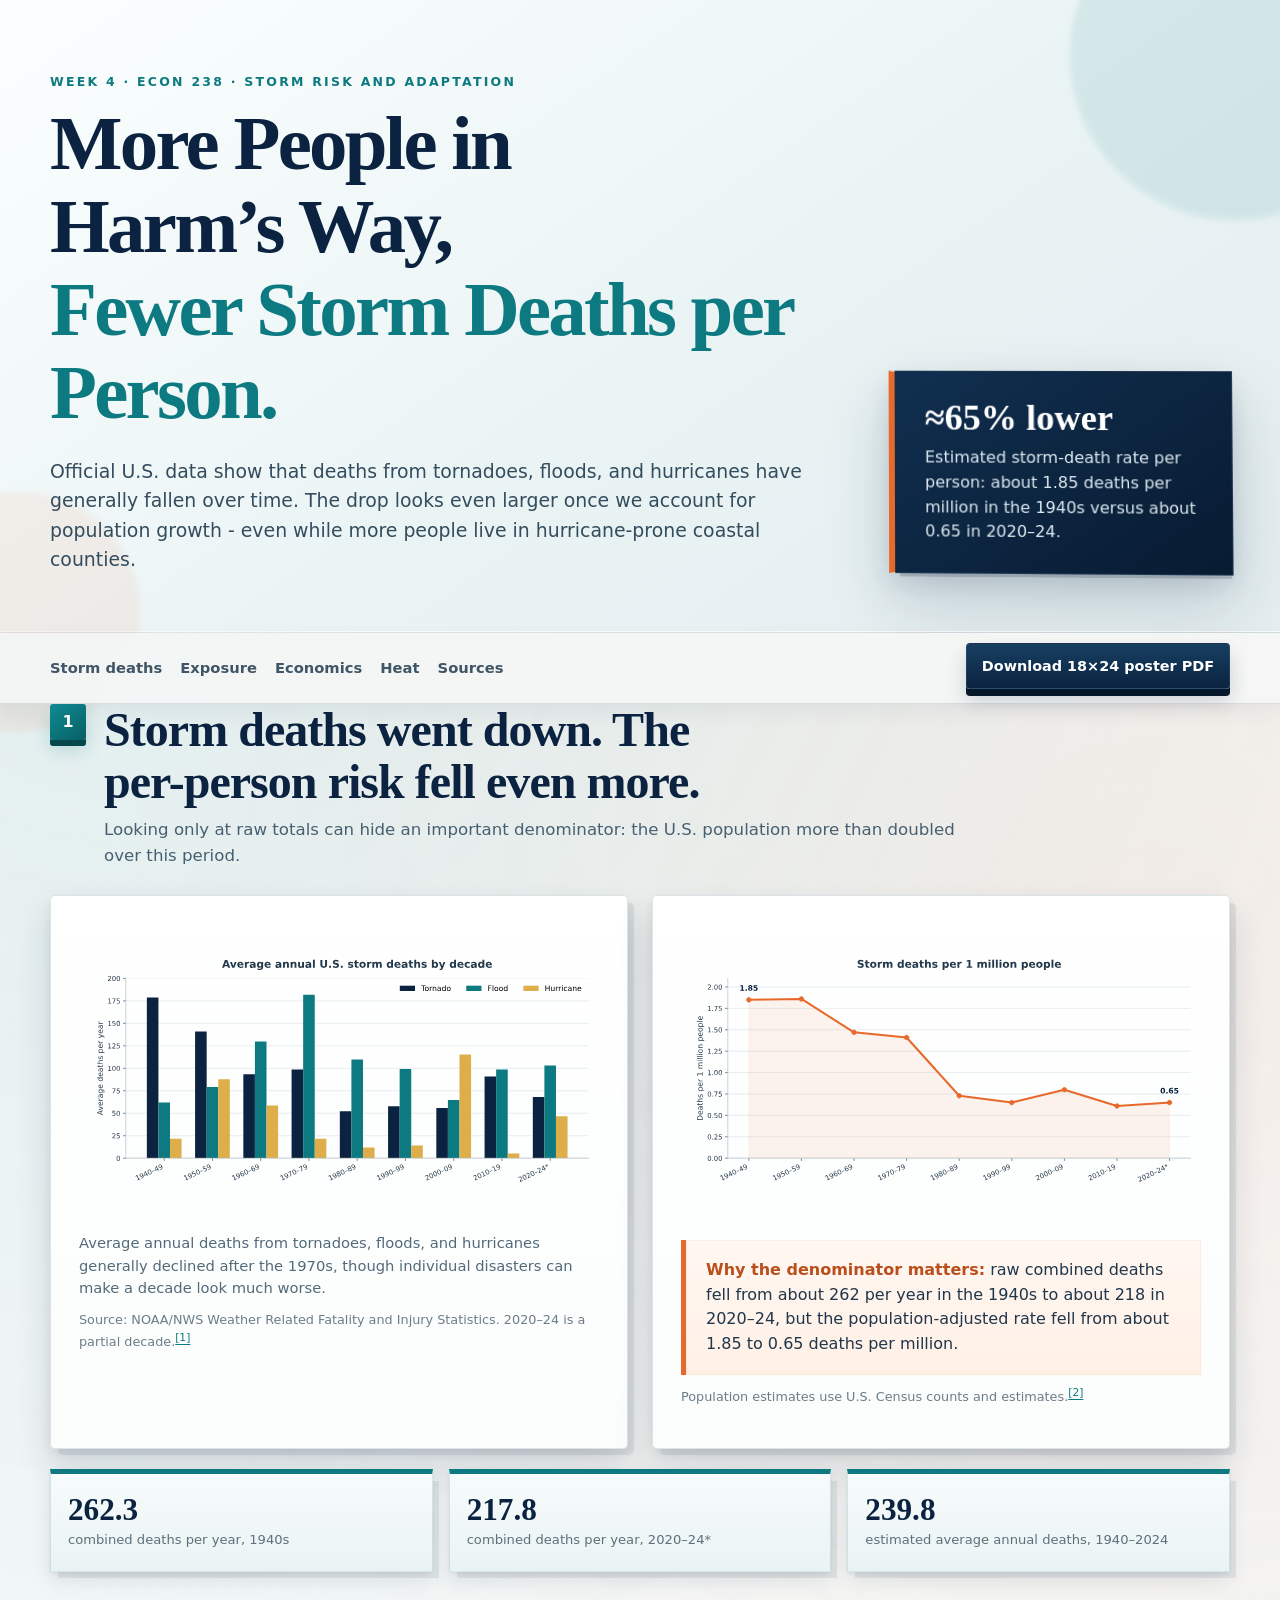
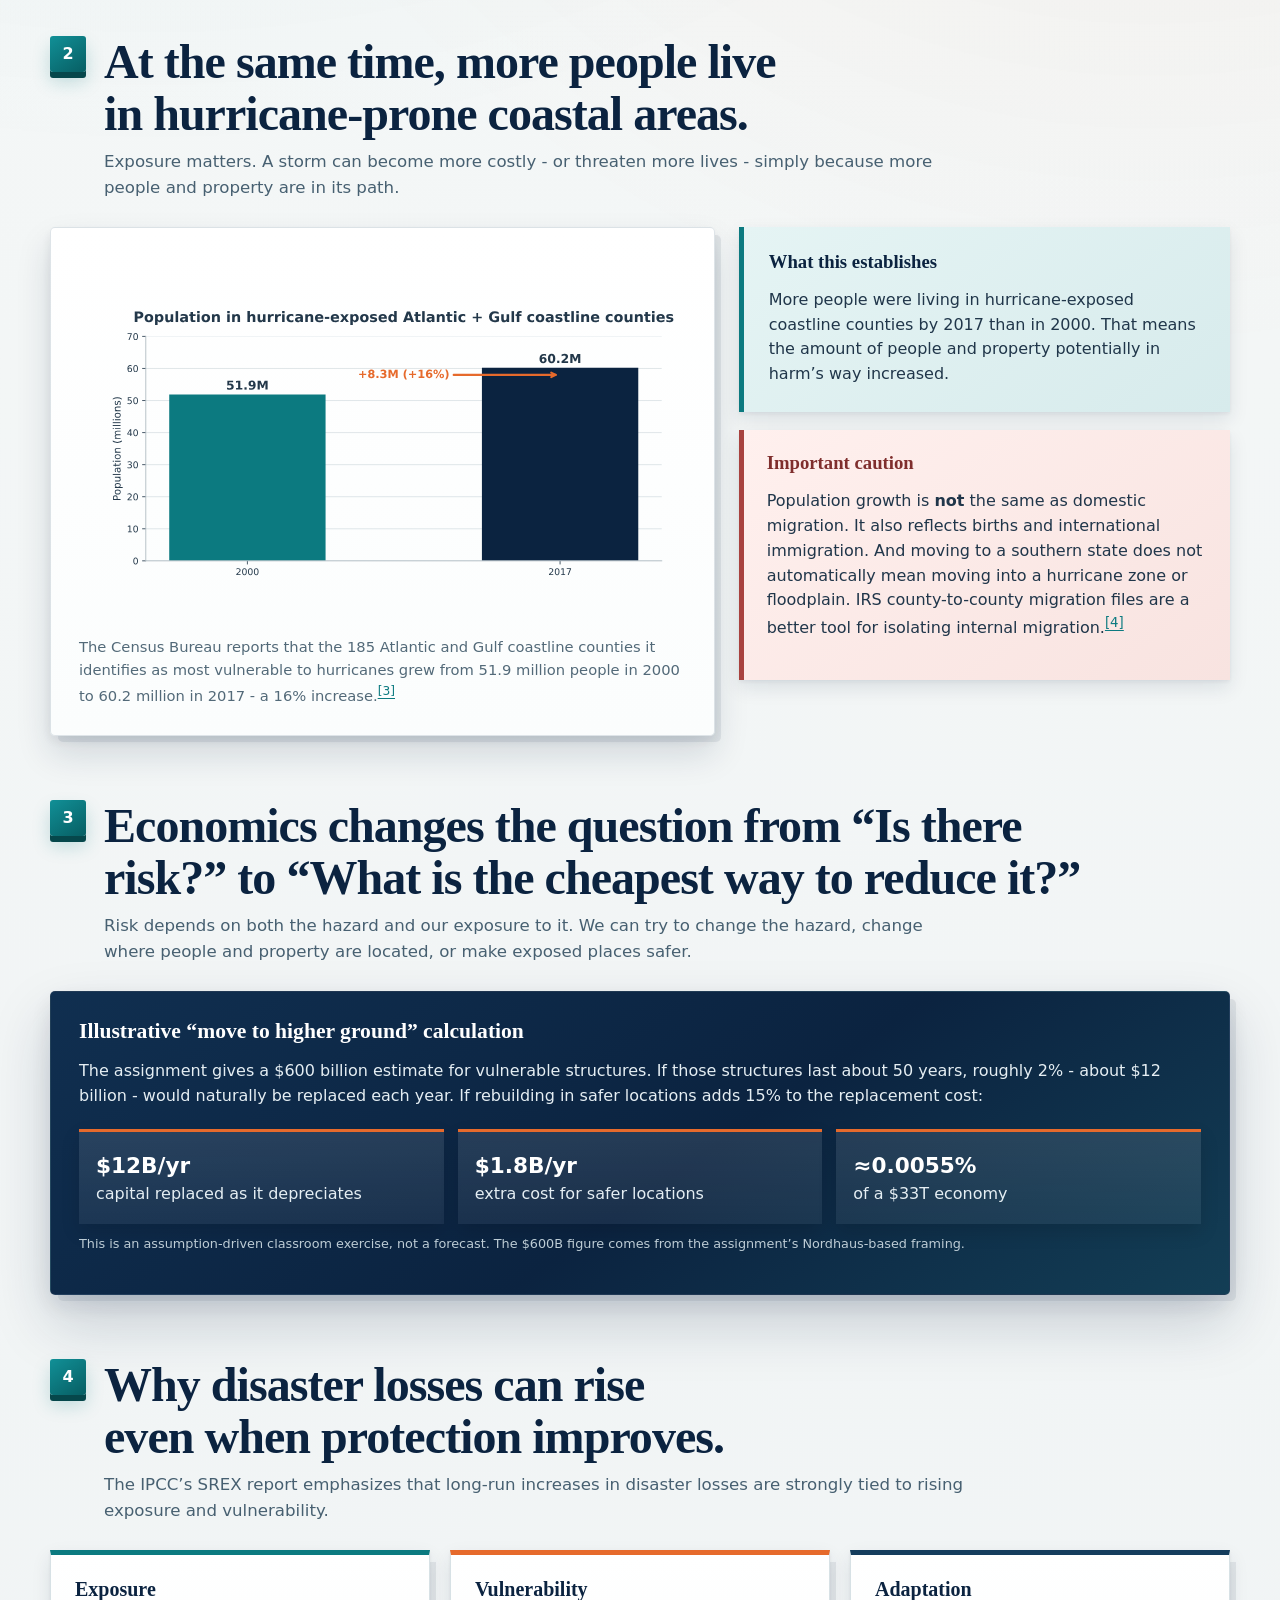
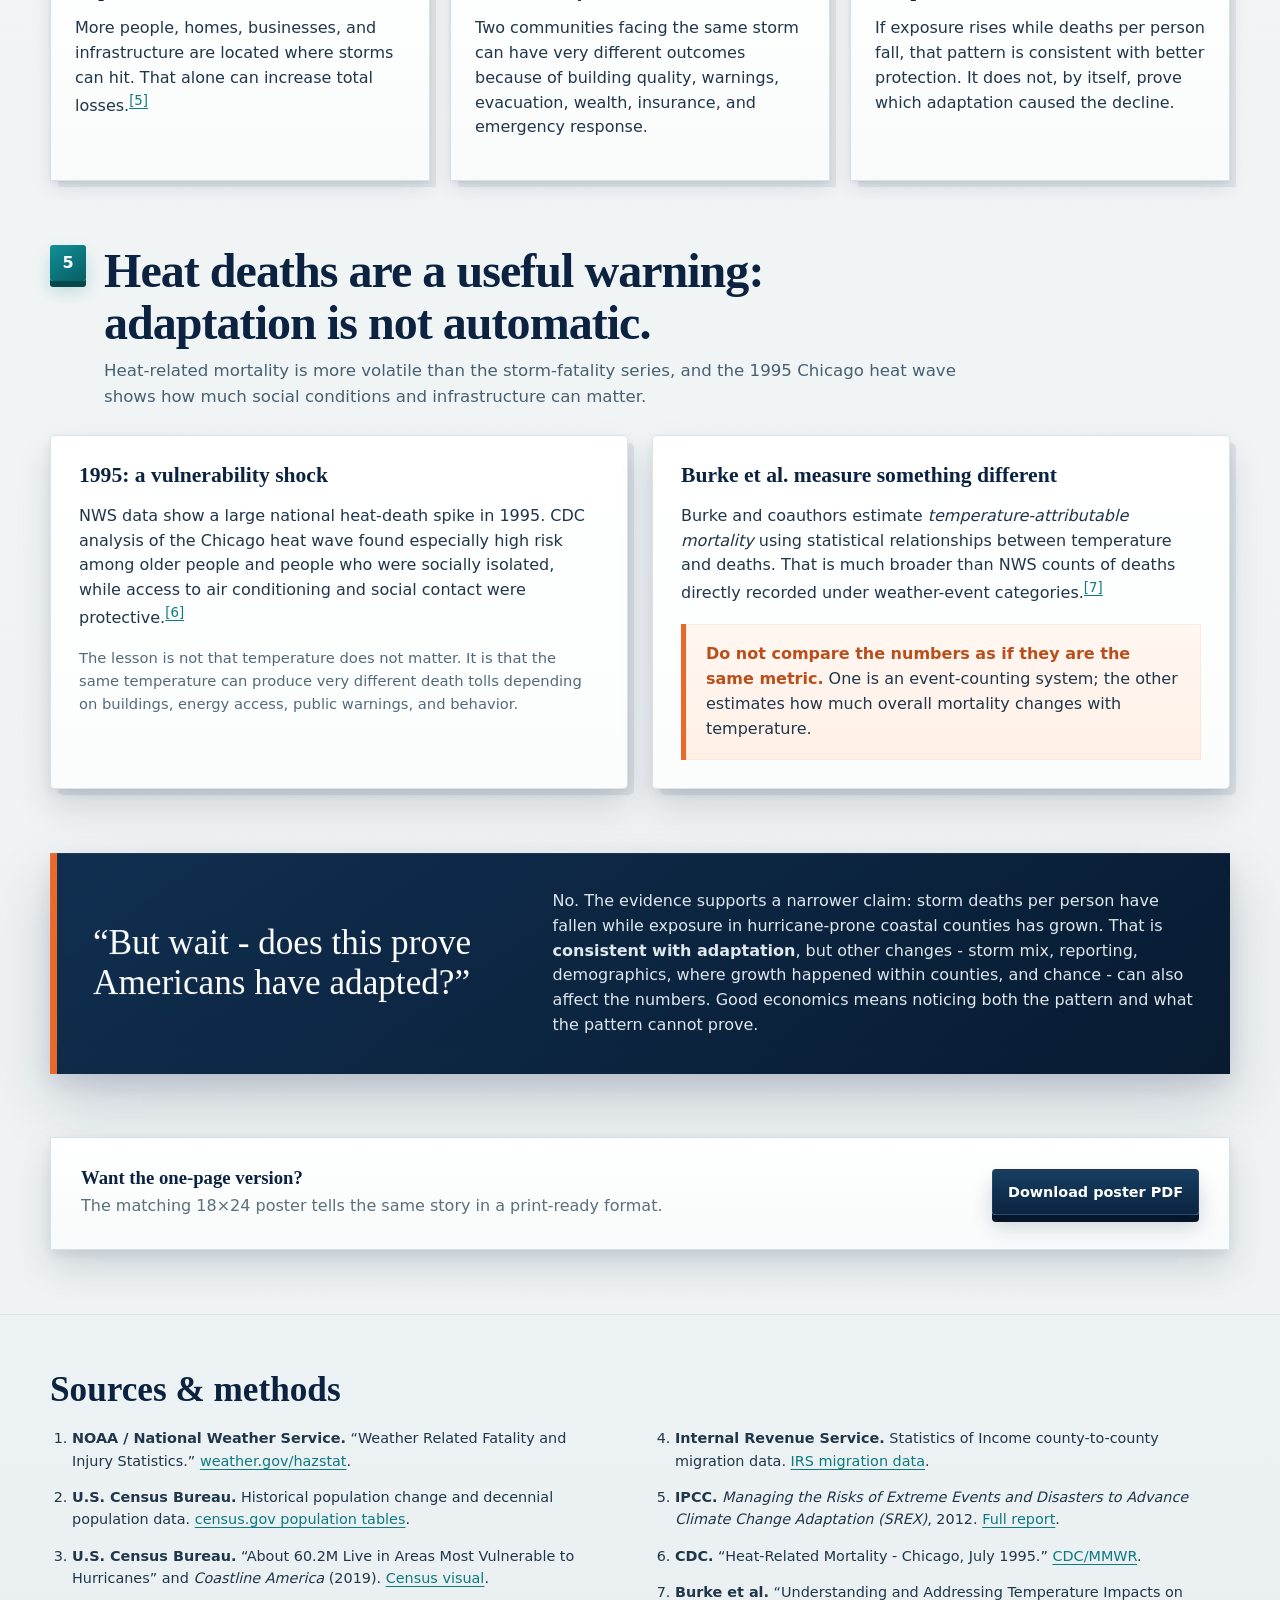
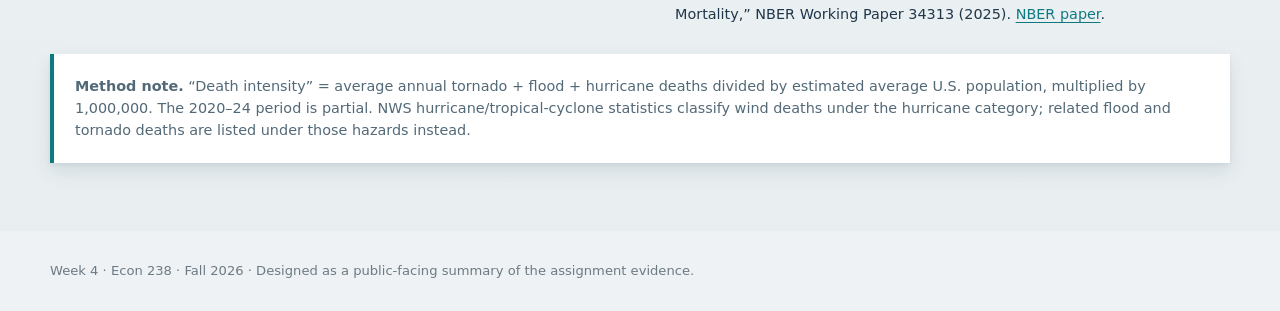
<file: index.html>
<!doctype html>
<html lang="en">
<head>
<meta charset="utf-8" />
<meta name="viewport" content="width=device-width, initial-scale=1" />
<title>Week 4 | More People in Harm's Way, Fewer Storm Deaths per Person</title>
<meta name="description" content="An economics-based look at U.S. storm risk, exposure, and adaptation using NOAA, Census, IPCC, CDC, and NBER evidence." />
<meta name="theme-color" content="#0b2340" />
<link rel="stylesheet" href="styles.css" />
</head>
<body>
<header class="hero">
  <div class="site-shell hero-inner">
    <div>
      <div class="eyebrow">Week 4 · Econ 238 · Storm risk and adaptation</div>
      <h1>More People in Harm’s Way,<br><span>Fewer Storm Deaths per Person.</span></h1>
      <p class="lede">Official U.S. data show that deaths from tornadoes, floods, and hurricanes have generally fallen over time. The drop looks even larger once we account for population growth - even while more people live in hurricane-prone coastal counties.</p>
    </div>
    <aside class="hero-card" aria-label="Main takeaway">
      <div class="big">≈65% lower</div>
      <p>Estimated storm-death rate per person: about 1.85 deaths per million in the 1940s versus about 0.65 in 2020–24.</p>
    </aside>
  </div>
</header>
<nav class="topnav" aria-label="Page navigation">
  <div class="site-shell">
    <div class="navlinks">
      <a href="#mortality">Storm deaths</a><a href="#exposure">Exposure</a><a href="#economics">Economics</a><a href="#heat">Heat</a><a href="#sources">Sources</a>
    </div>
    <a class="download-btn" href="Storm_Adaptation_Poster_Econ238.pdf" download>Download 18×24 poster PDF</a>
  </div>
</nav>
<main class="site-shell">
  <section class="section" id="mortality">
    <div class="section-head"><div class="kicker">1</div><div><h2>Storm deaths went down. The per-person risk fell even more.</h2><p class="section-intro">Looking only at raw totals can hide an important denominator: the U.S. population more than doubled over this period.</p></div></div>
    <div class="grid-2">
      <article class="panel">
        <img class="chart" src="assets/raw_fatalities.svg" alt="Grouped bar chart of average annual U.S. tornado, flood, and hurricane fatalities by decade from 1940 through 2024." />
        <p class="caption">Average annual deaths from tornadoes, floods, and hurricanes generally declined after the 1970s, though individual disasters can make a decade look much worse.</p>
        <p class="source-line">Source: NOAA/NWS Weather Related Fatality and Injury Statistics. 2020–24 is a partial decade.<sup><a href="#ref1">[1]</a></sup></p>
      </article>
      <article class="panel">
        <img class="chart" src="assets/death_intensity.svg" alt="Line chart showing combined tornado, flood, and hurricane deaths per one million U.S. residents by decade." />
        <div class="callout"><strong>Why the denominator matters:</strong> raw combined deaths fell from about 262 per year in the 1940s to about 218 in 2020–24, but the population-adjusted rate fell from about 1.85 to 0.65 deaths per million.</div>
        <p class="source-line">Population estimates use U.S. Census counts and estimates.<sup><a href="#ref2">[2]</a></sup></p>
      </article>
    </div>
    <div class="metric-row">
      <div class="metric"><strong>262.3</strong><span>combined deaths per year, 1940s</span></div>
      <div class="metric"><strong>217.8</strong><span>combined deaths per year, 2020–24*</span></div>
      <div class="metric"><strong>239.8</strong><span>estimated average annual deaths, 1940–2024</span></div>
    </div>
  </section>

  <section class="section" id="exposure">
    <div class="section-head"><div class="kicker">2</div><div><h2>At the same time, more people live in hurricane-prone coastal areas.</h2><p class="section-intro">Exposure matters. A storm can become more costly - or threaten more lives - simply because more people and property are in its path.</p></div></div>
    <div class="exposure-wrap">
      <article class="panel">
        <img class="chart" src="assets/coast_population.svg" alt="Bar chart showing population in 185 Atlantic and Gulf coastline counties rising from 51.9 million in 2000 to 60.2 million in 2017." />
        <p class="caption">The Census Bureau reports that the 185 Atlantic and Gulf coastline counties it identifies as most vulnerable to hurricanes grew from 51.9 million people in 2000 to 60.2 million in 2017 - a 16% increase.<sup><a href="#ref3">[3]</a></sup></p>
      </article>
      <div>
        <aside class="plain-note">
          <h3>What this establishes</h3>
          <p>More people were living in hurricane-exposed coastline counties by 2017 than in 2000. That means the amount of people and property potentially in harm’s way increased.</p>
        </aside>
        <aside class="warning" style="margin-top:18px">
          <h3>Important caution</h3>
          <p>Population growth is <strong>not</strong> the same as domestic migration. It also reflects births and international immigration. And moving to a southern state does not automatically mean moving into a hurricane zone or floodplain. IRS county-to-county migration files are a better tool for isolating internal migration.<sup><a href="#ref4">[4]</a></sup></p>
        </aside>
      </div>
    </div>
  </section>

  <section class="section" id="economics">
    <div class="section-head"><div class="kicker">3</div><div><h2>Economics changes the question from “Is there risk?” to “What is the cheapest way to reduce it?”</h2><p class="section-intro">Risk depends on both the hazard and our exposure to it. We can try to change the hazard, change where people and property are located, or make exposed places safer.</p></div></div>
    <article class="panel econ">
      <h3>Illustrative “move to higher ground” calculation</h3>
      <p>The assignment gives a $600 billion estimate for vulnerable structures. If those structures last about 50 years, roughly 2% - about $12 billion - would naturally be replaced each year. If rebuilding in safer locations adds 15% to the replacement cost:</p>
      <ul class="econ-list">
        <li><strong>$12B/yr</strong>capital replaced as it depreciates</li>
        <li><strong>$1.8B/yr</strong>extra cost for safer locations</li>
        <li><strong>≈0.0055%</strong>of a $33T economy</li>
      </ul>
      <p class="source-line" style="color:#bdccd5">This is an assumption-driven classroom exercise, not a forecast. The $600B figure comes from the assignment’s Nordhaus-based framing.</p>
    </article>
  </section>

  <section class="section">
    <div class="section-head"><div class="kicker">4</div><div><h2>Why disaster losses can rise even when protection improves.</h2><p class="section-intro">The IPCC’s SREX report emphasizes that long-run increases in disaster losses are strongly tied to rising exposure and vulnerability.</p></div></div>
    <div class="mini-grid">
      <article class="mini"><h3>Exposure</h3><p>More people, homes, businesses, and infrastructure are located where storms can hit. That alone can increase total losses.<sup><a href="#ref5">[5]</a></sup></p></article>
      <article class="mini"><h3>Vulnerability</h3><p>Two communities facing the same storm can have very different outcomes because of building quality, warnings, evacuation, wealth, insurance, and emergency response.</p></article>
      <article class="mini"><h3>Adaptation</h3><p>If exposure rises while deaths per person fall, that pattern is consistent with better protection. It does not, by itself, prove which adaptation caused the decline.</p></article>
    </div>
  </section>

  <section class="section" id="heat">
    <div class="section-head"><div class="kicker">5</div><div><h2>Heat deaths are a useful warning: adaptation is not automatic.</h2><p class="section-intro">Heat-related mortality is more volatile than the storm-fatality series, and the 1995 Chicago heat wave shows how much social conditions and infrastructure can matter.</p></div></div>
    <div class="grid-2">
      <article class="panel"><h3>1995: a vulnerability shock</h3><p>NWS data show a large national heat-death spike in 1995. CDC analysis of the Chicago heat wave found especially high risk among older people and people who were socially isolated, while access to air conditioning and social contact were protective.<sup><a href="#ref6">[6]</a></sup></p><p class="caption">The lesson is not that temperature does not matter. It is that the same temperature can produce very different death tolls depending on buildings, energy access, public warnings, and behavior.</p></article>
      <article class="panel"><h3>Burke et al. measure something different</h3><p>Burke and coauthors estimate <em>temperature-attributable mortality</em> using statistical relationships between temperature and deaths. That is much broader than NWS counts of deaths directly recorded under weather-event categories.<sup><a href="#ref7">[7]</a></sup></p><div class="callout"><strong>Do not compare the numbers as if they are the same metric.</strong> One is an event-counting system; the other estimates how much overall mortality changes with temperature.</div></article>
    </div>
  </section>

  <section class="section">
    <div class="butwait">
      <div class="question">“But wait - does this prove Americans have adapted?”</div>
      <p>No. The evidence supports a narrower claim: storm deaths per person have fallen while exposure in hurricane-prone coastal counties has grown. That is <strong>consistent with adaptation</strong>, but other changes - storm mix, reporting, demographics, where growth happened within counties, and chance - can also affect the numbers. Good economics means noticing both the pattern and what the pattern cannot prove.</p>
    </div>
  </section>

  <section class="section">
    <div class="poster-strip">
      <div><h3>Want the one-page version?</h3><p>The matching 18×24 poster tells the same story in a print-ready format.</p></div>
      <a class="download-btn" href="Storm_Adaptation_Poster_Econ238.pdf" download>Download poster PDF</a>
    </div>
  </section>
</main>

<section class="sources" id="sources">
  <div class="site-shell">
    <h2>Sources & methods</h2>
    <ol class="refs">
      <li id="ref1"><strong>NOAA / National Weather Service.</strong> “Weather Related Fatality and Injury Statistics.” <a href="https://www.weather.gov/hazstat">weather.gov/hazstat</a>.</li>
      <li id="ref2"><strong>U.S. Census Bureau.</strong> Historical population change and decennial population data. <a href="https://www.census.gov/data/tables/time-series/dec/popchange-data-text.html">census.gov population tables</a>.</li>
      <li id="ref3"><strong>U.S. Census Bureau.</strong> “About 60.2M Live in Areas Most Vulnerable to Hurricanes” and <em>Coastline America</em> (2019). <a href="https://www.census.gov/library/visualizations/2019/demo/coastline-america.html">Census visual</a>.</li>
      <li id="ref4"><strong>Internal Revenue Service.</strong> Statistics of Income county-to-county migration data. <a href="https://www.irs.gov/statistics/soi-tax-stats-migration-data">IRS migration data</a>.</li>
      <li id="ref5"><strong>IPCC.</strong> <em>Managing the Risks of Extreme Events and Disasters to Advance Climate Change Adaptation (SREX)</em>, 2012. <a href="https://www.ipcc.ch/site/assets/uploads/2018/03/SREX_Full_Report-1.pdf">Full report</a>.</li>
      <li id="ref6"><strong>CDC.</strong> “Heat-Related Mortality  -  Chicago, July 1995.” <a href="https://www.cdc.gov/mmwr/preview/mmwrhtml/mm5226a2.htm">CDC/MMWR</a>.</li>
      <li id="ref7"><strong>Burke et al.</strong> “Understanding and Addressing Temperature Impacts on Mortality,” NBER Working Paper 34313 (2025). <a href="https://www.nber.org/papers/w34313">NBER paper</a>.</li>
    </ol>
    <div class="method"><strong>Method note.</strong> “Death intensity” = average annual tornado + flood + hurricane deaths divided by estimated average U.S. population, multiplied by 1,000,000. The 2020–24 period is partial. NWS hurricane/tropical-cyclone statistics classify wind deaths under the hurricane category; related flood and tornado deaths are listed under those hazards instead.</div>
  </div>
</section>
<footer class="footer"><div class="site-shell">Week 4 · Econ 238 · Fall 2026 · Designed as a public-facing summary of the assignment evidence.</div></footer>
</body>
</html>
</file>
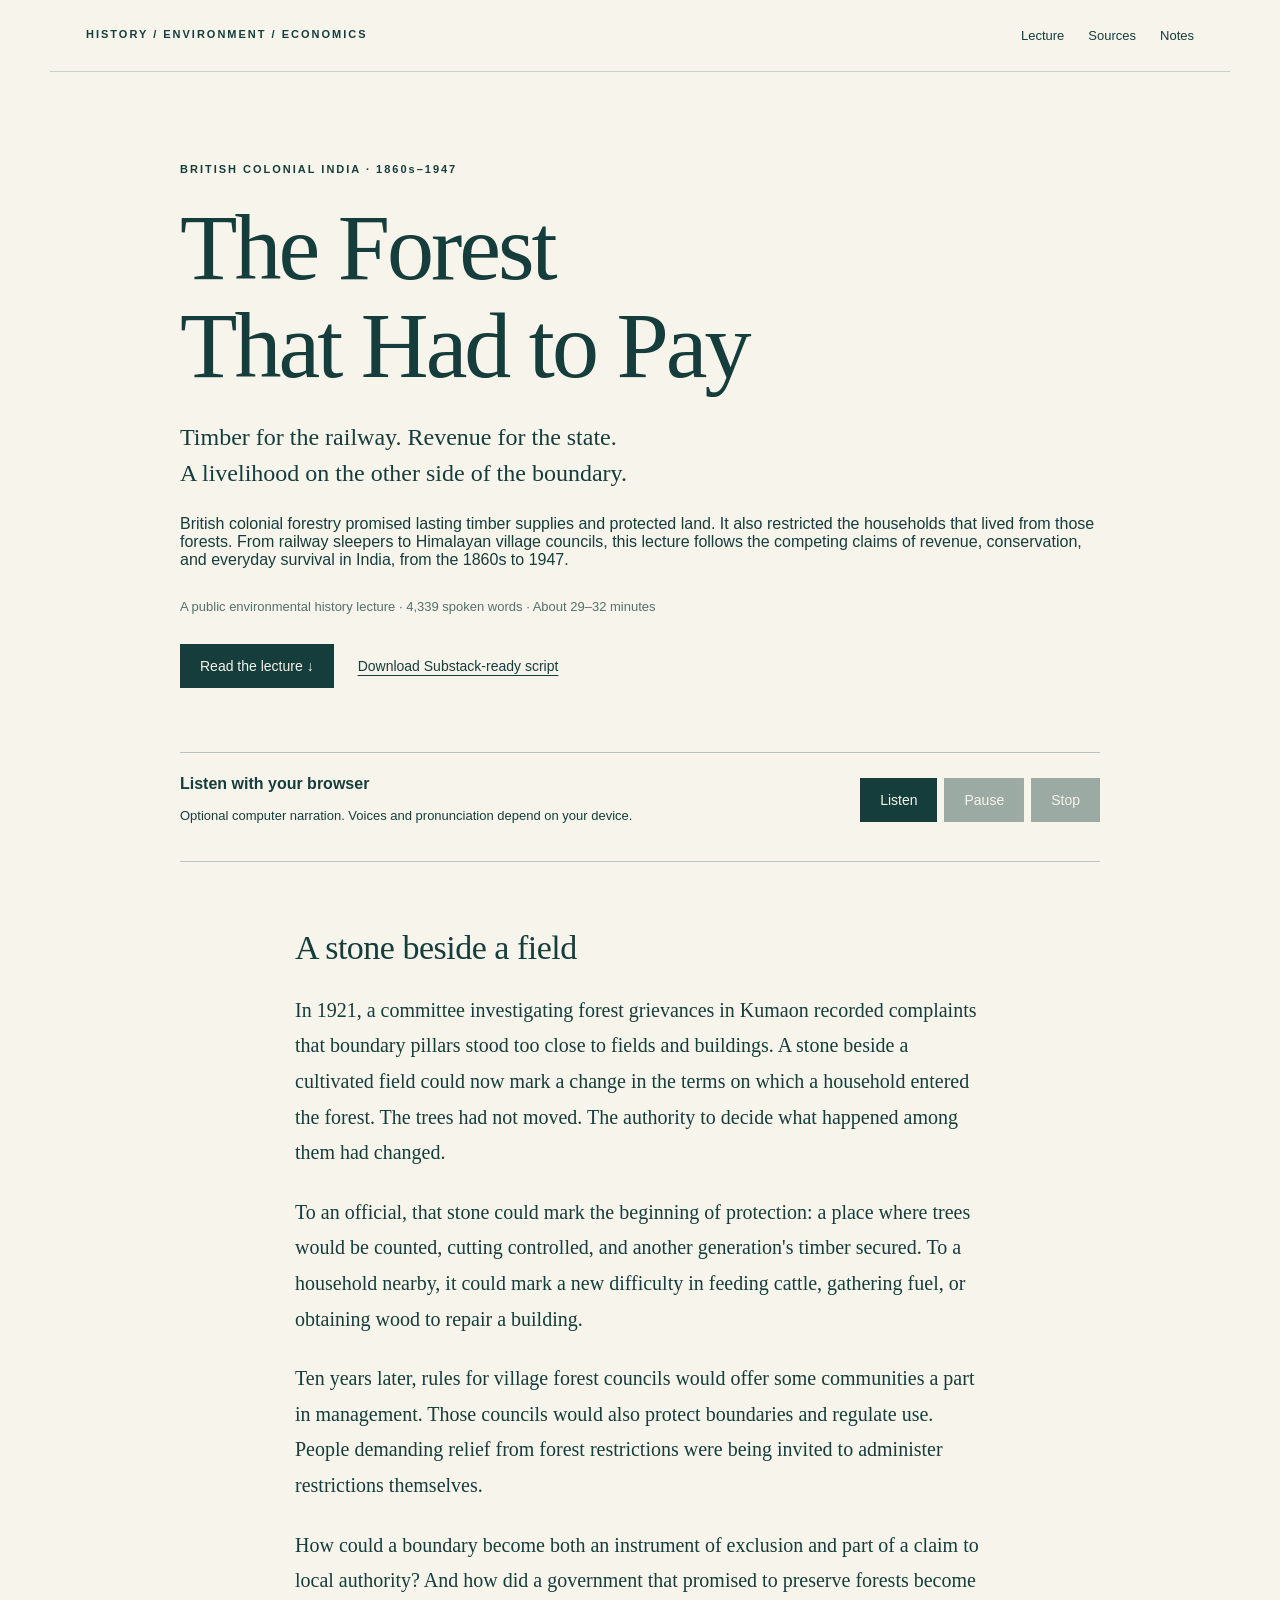
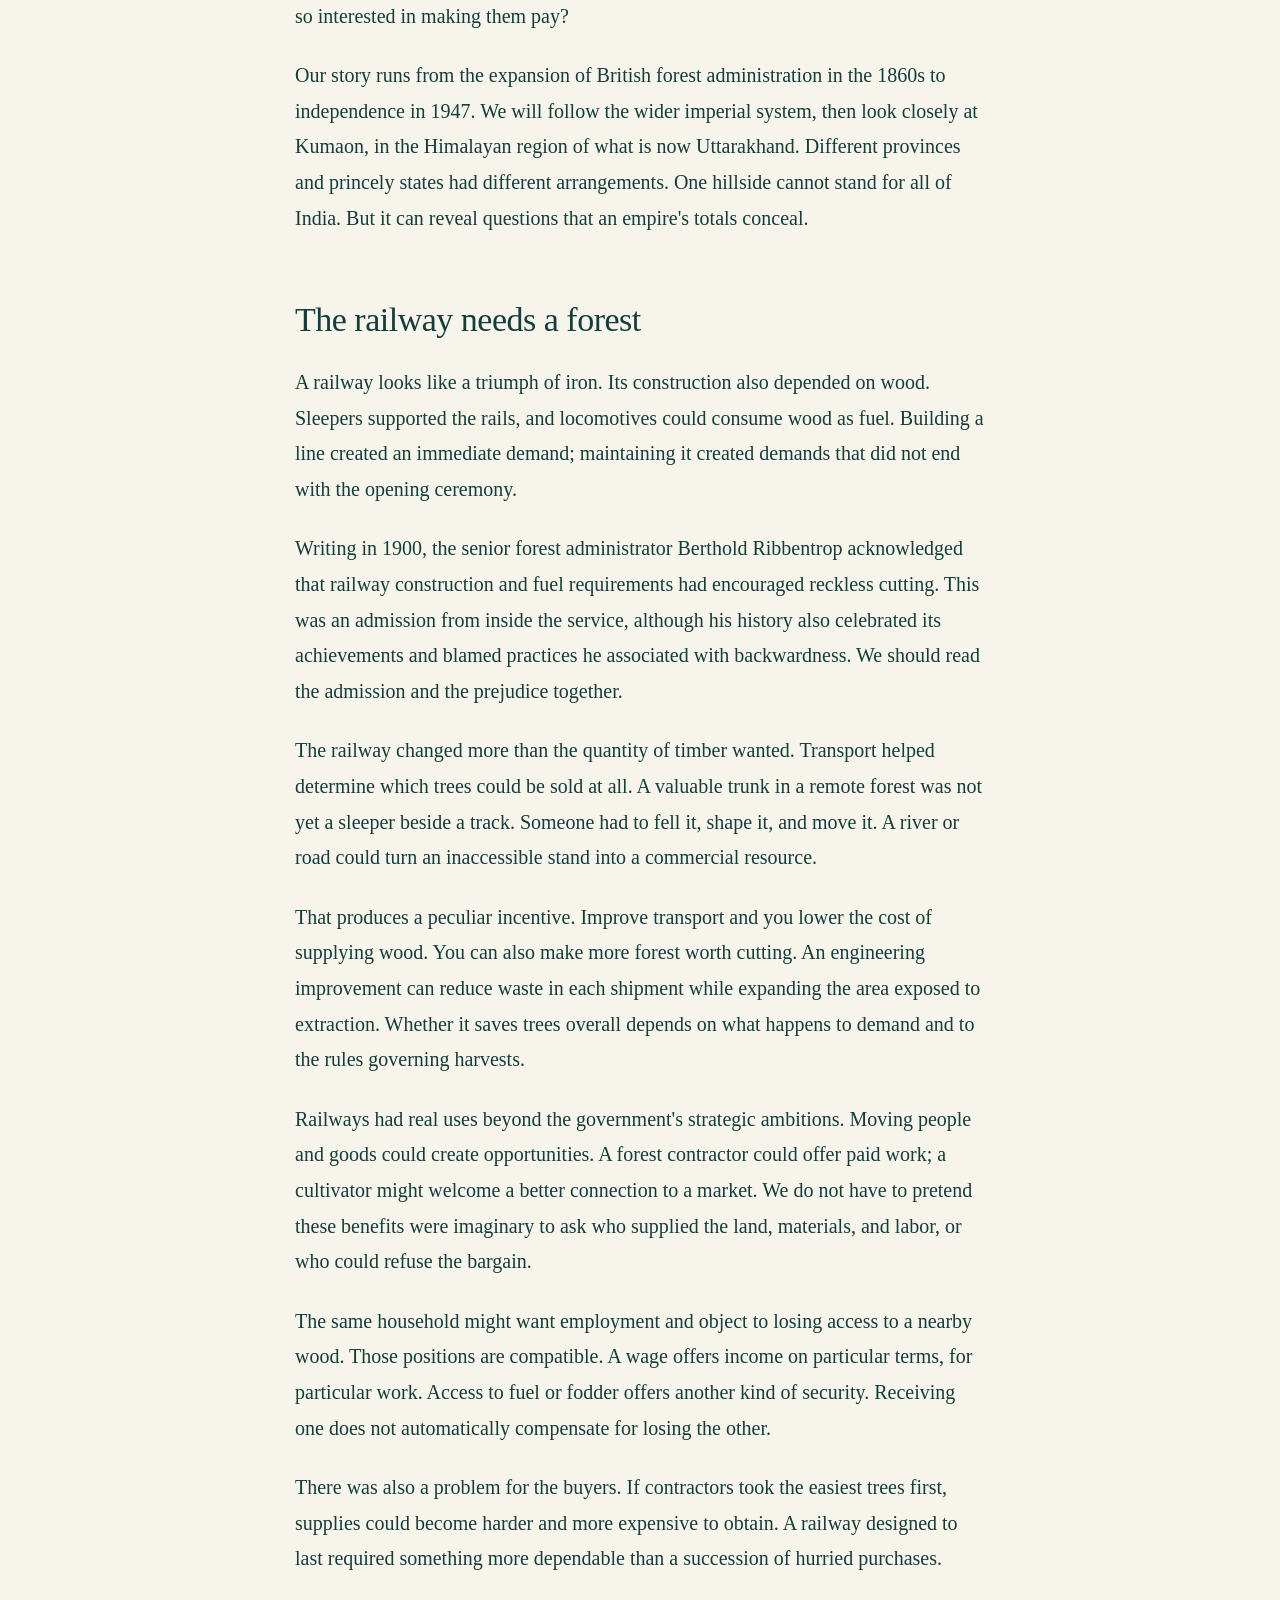
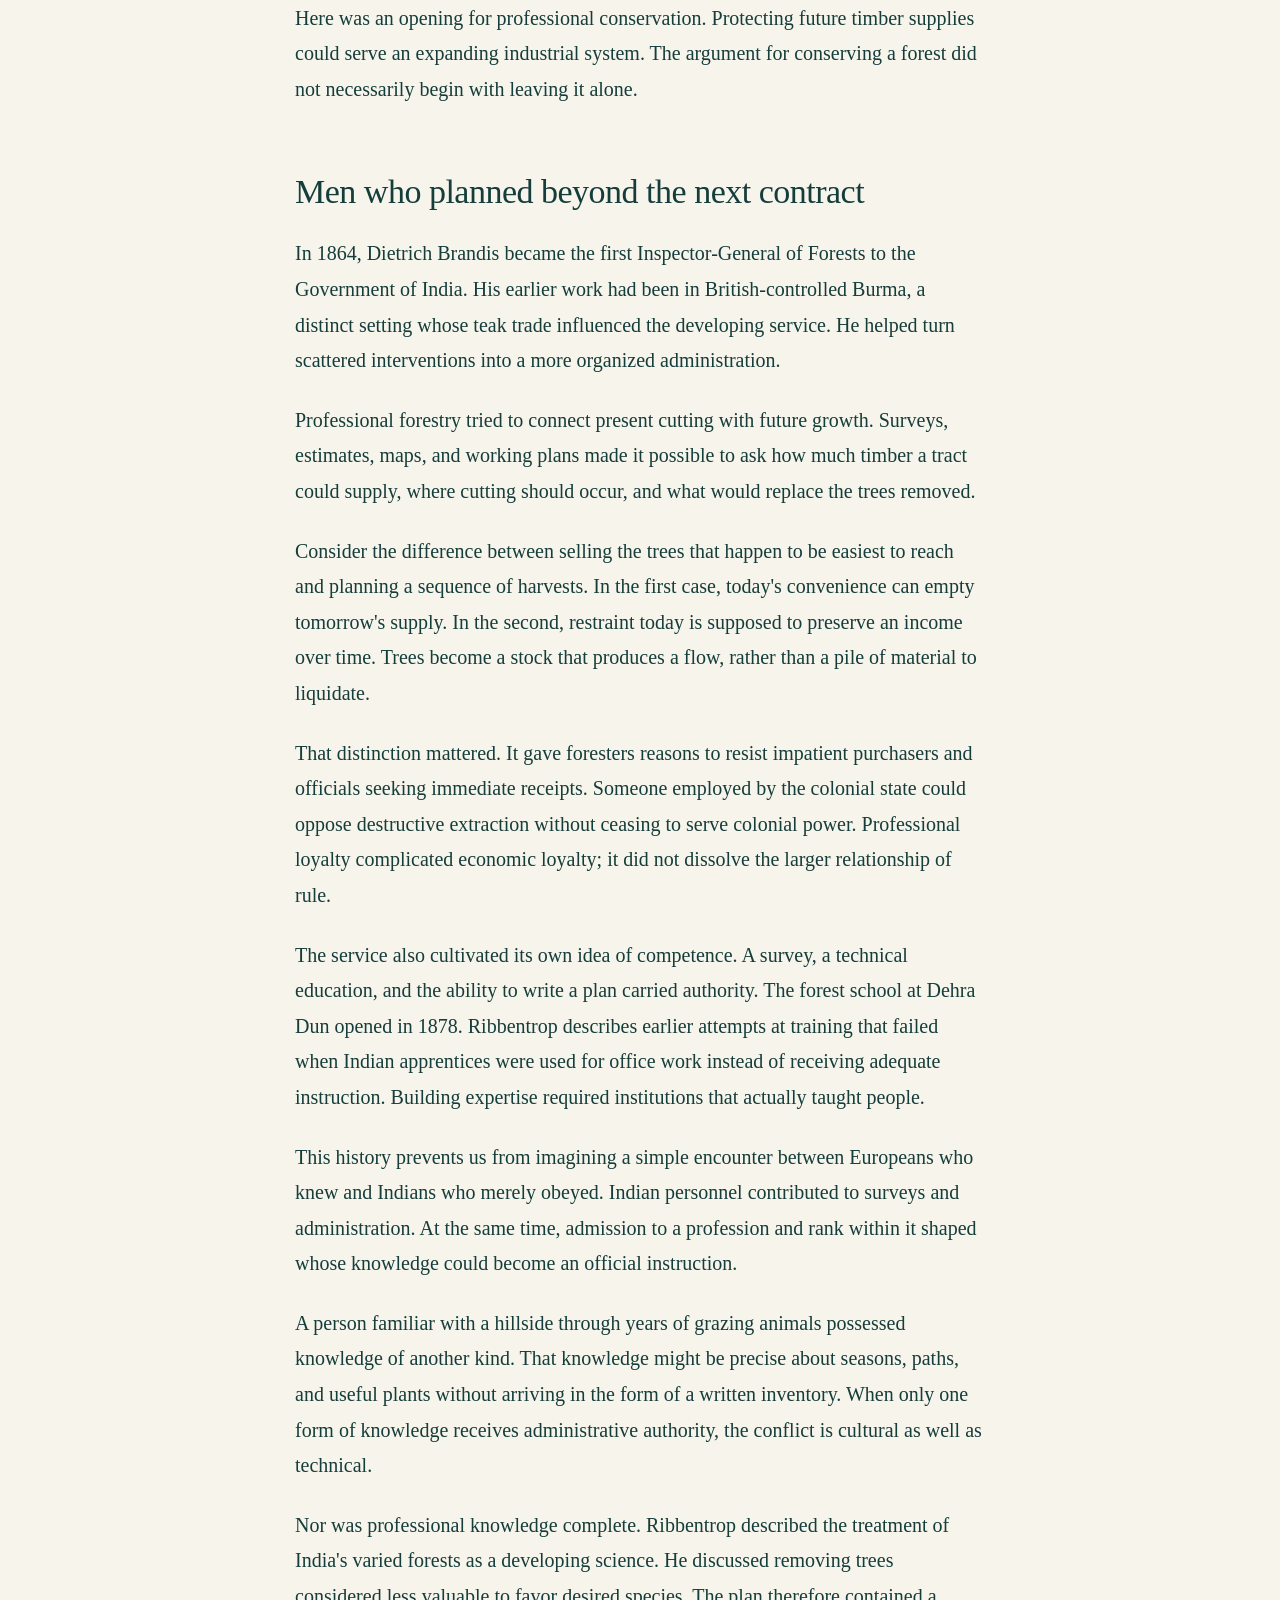
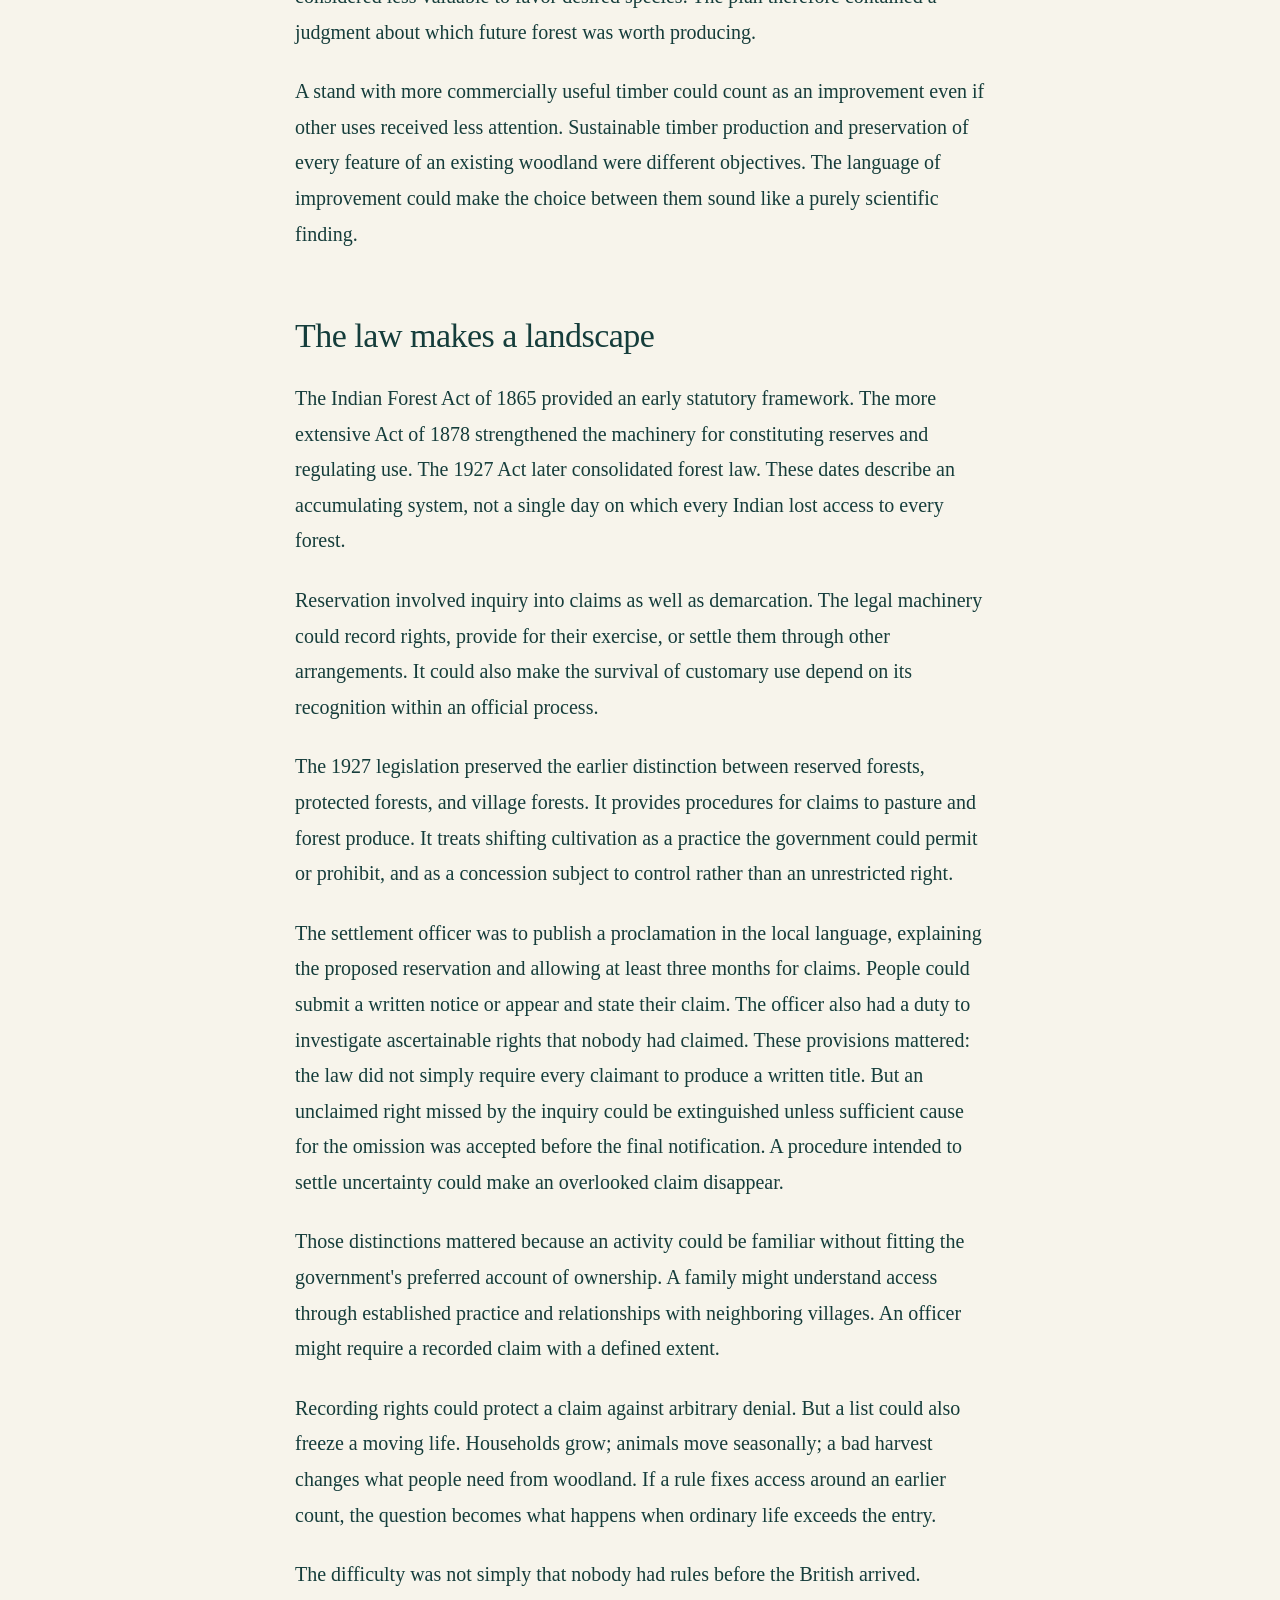
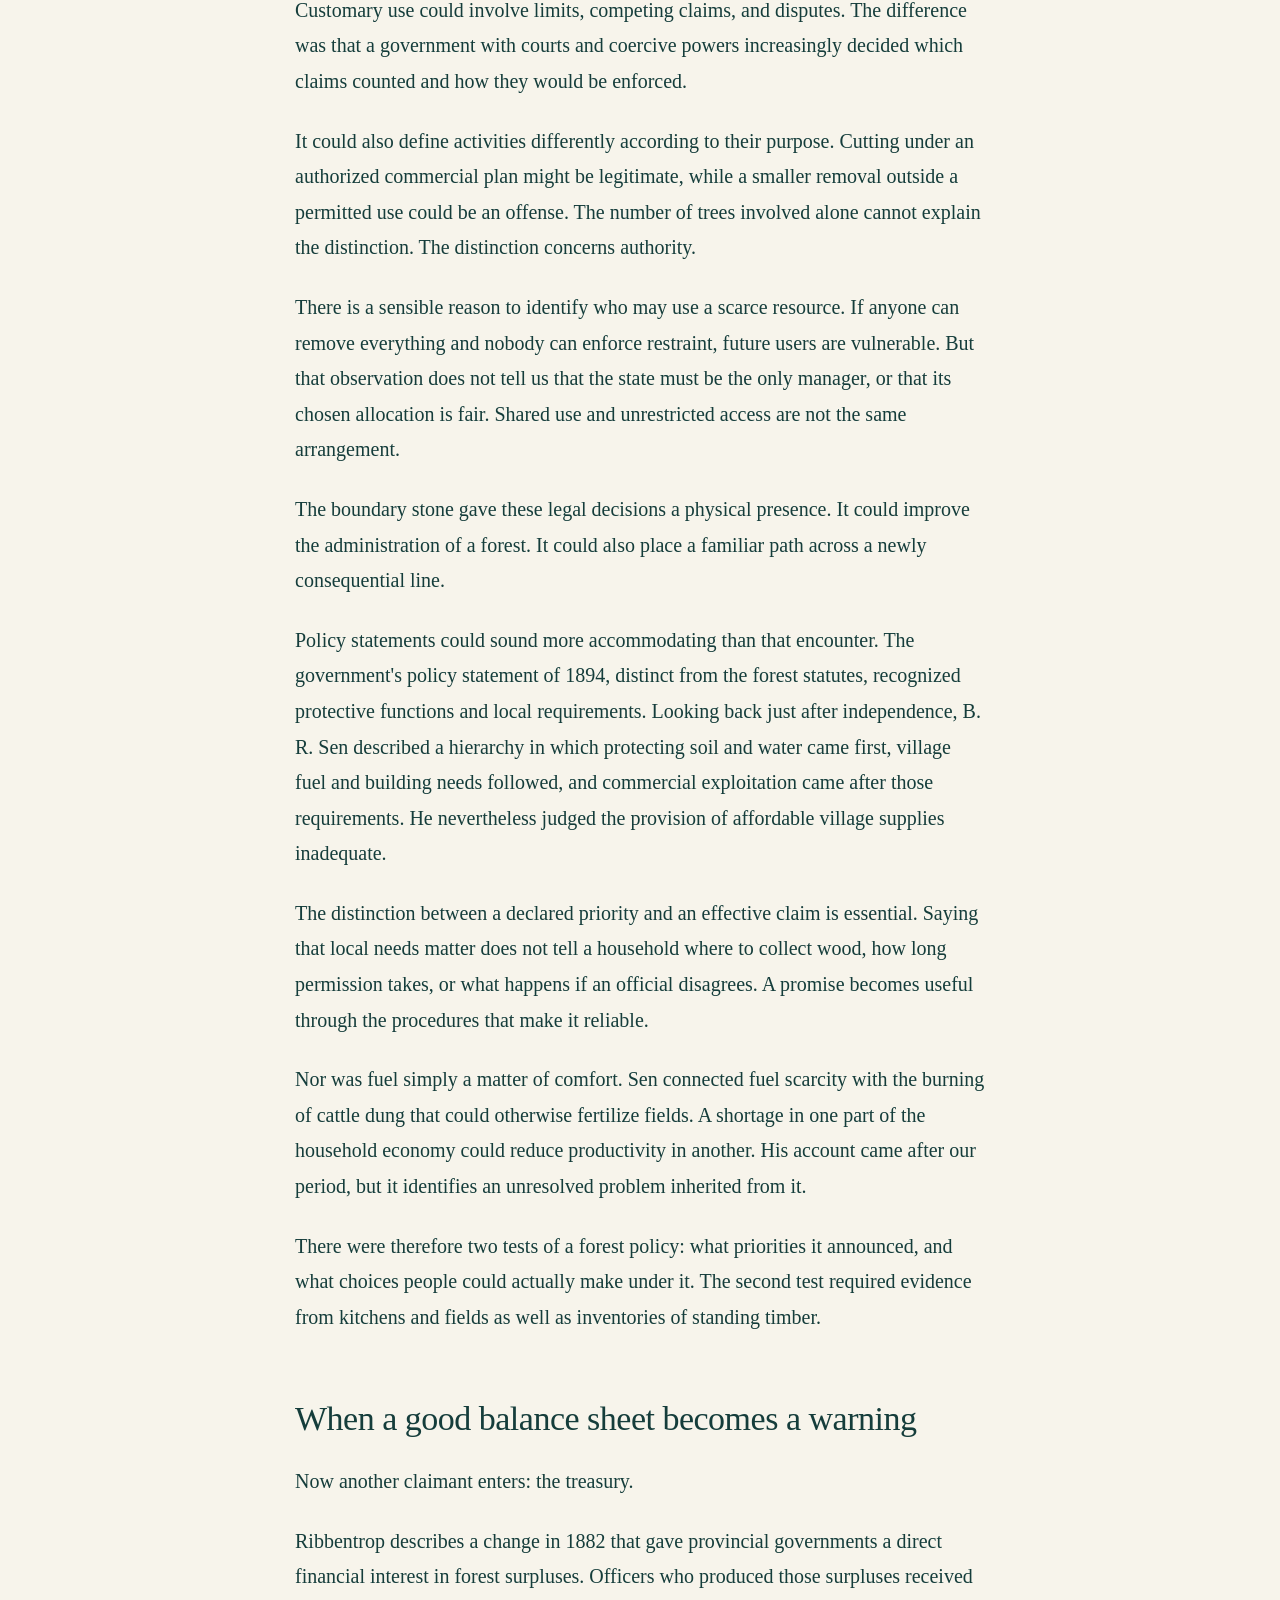
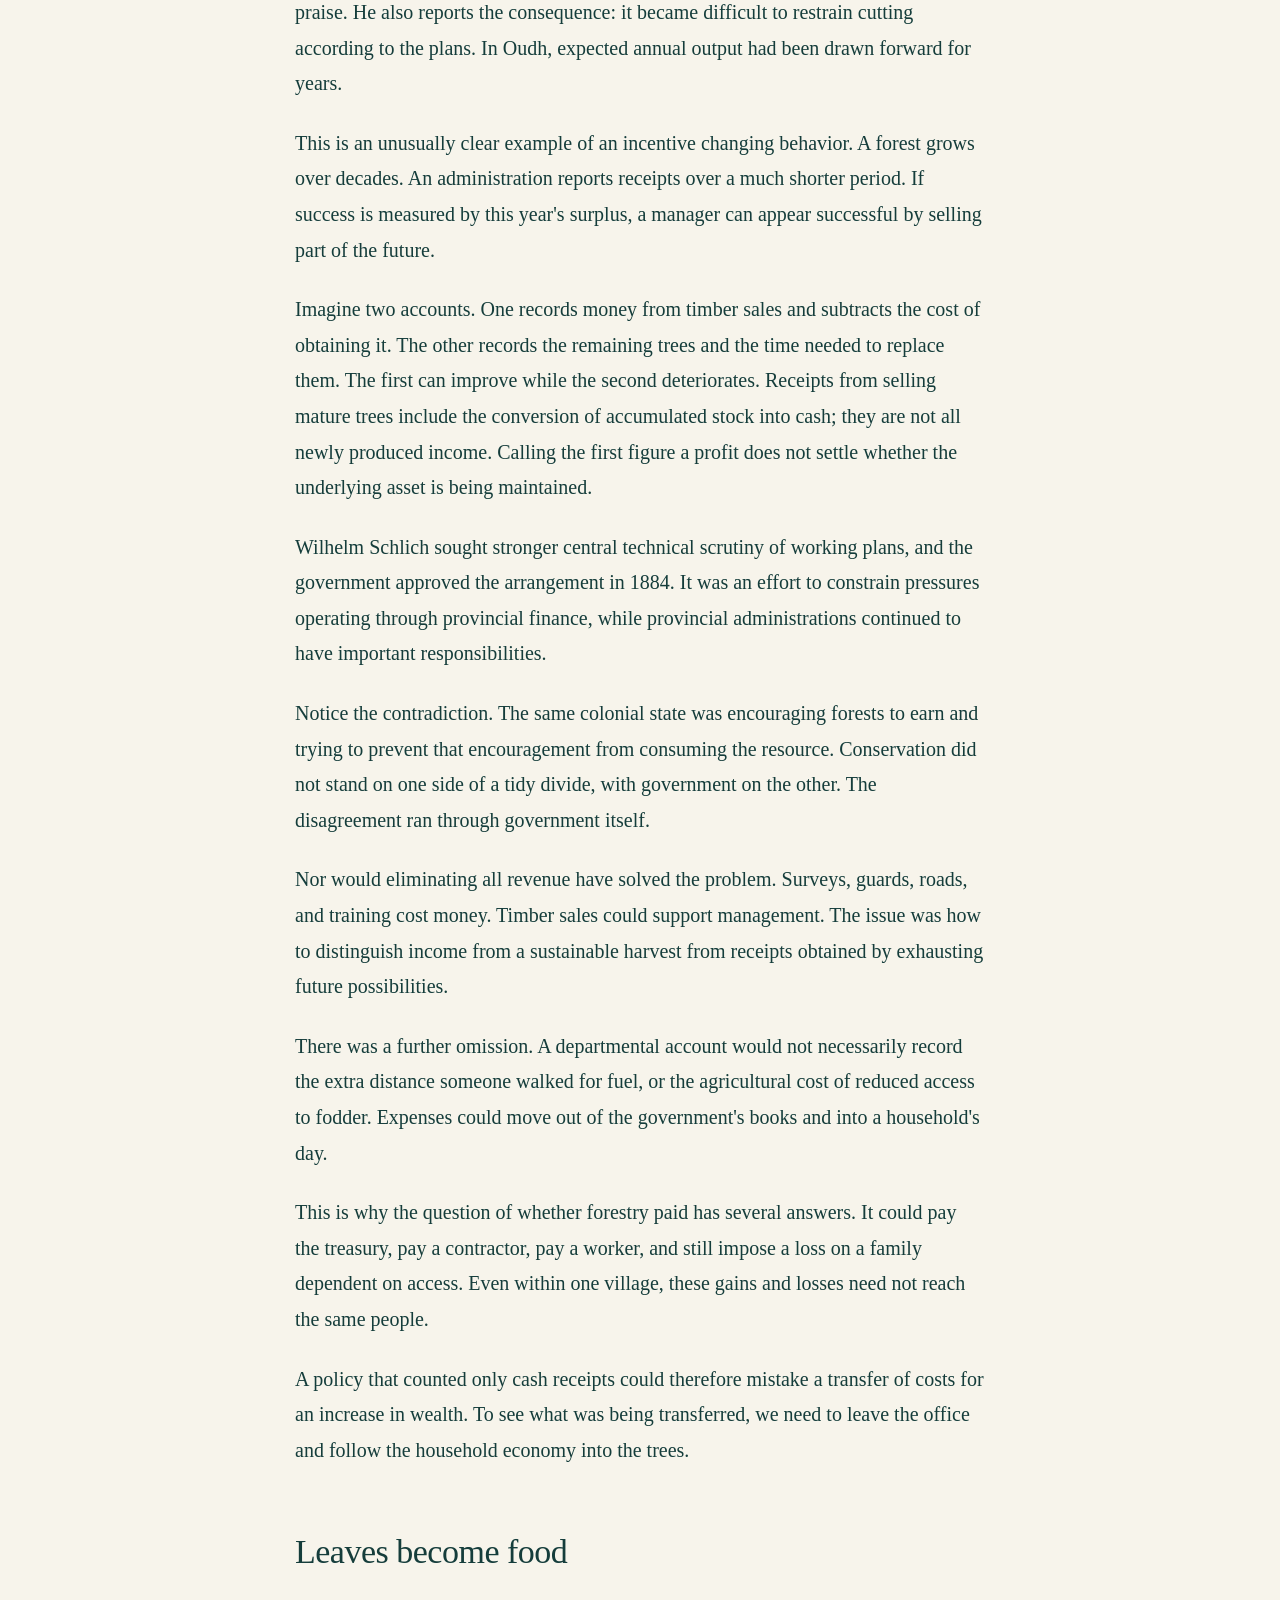
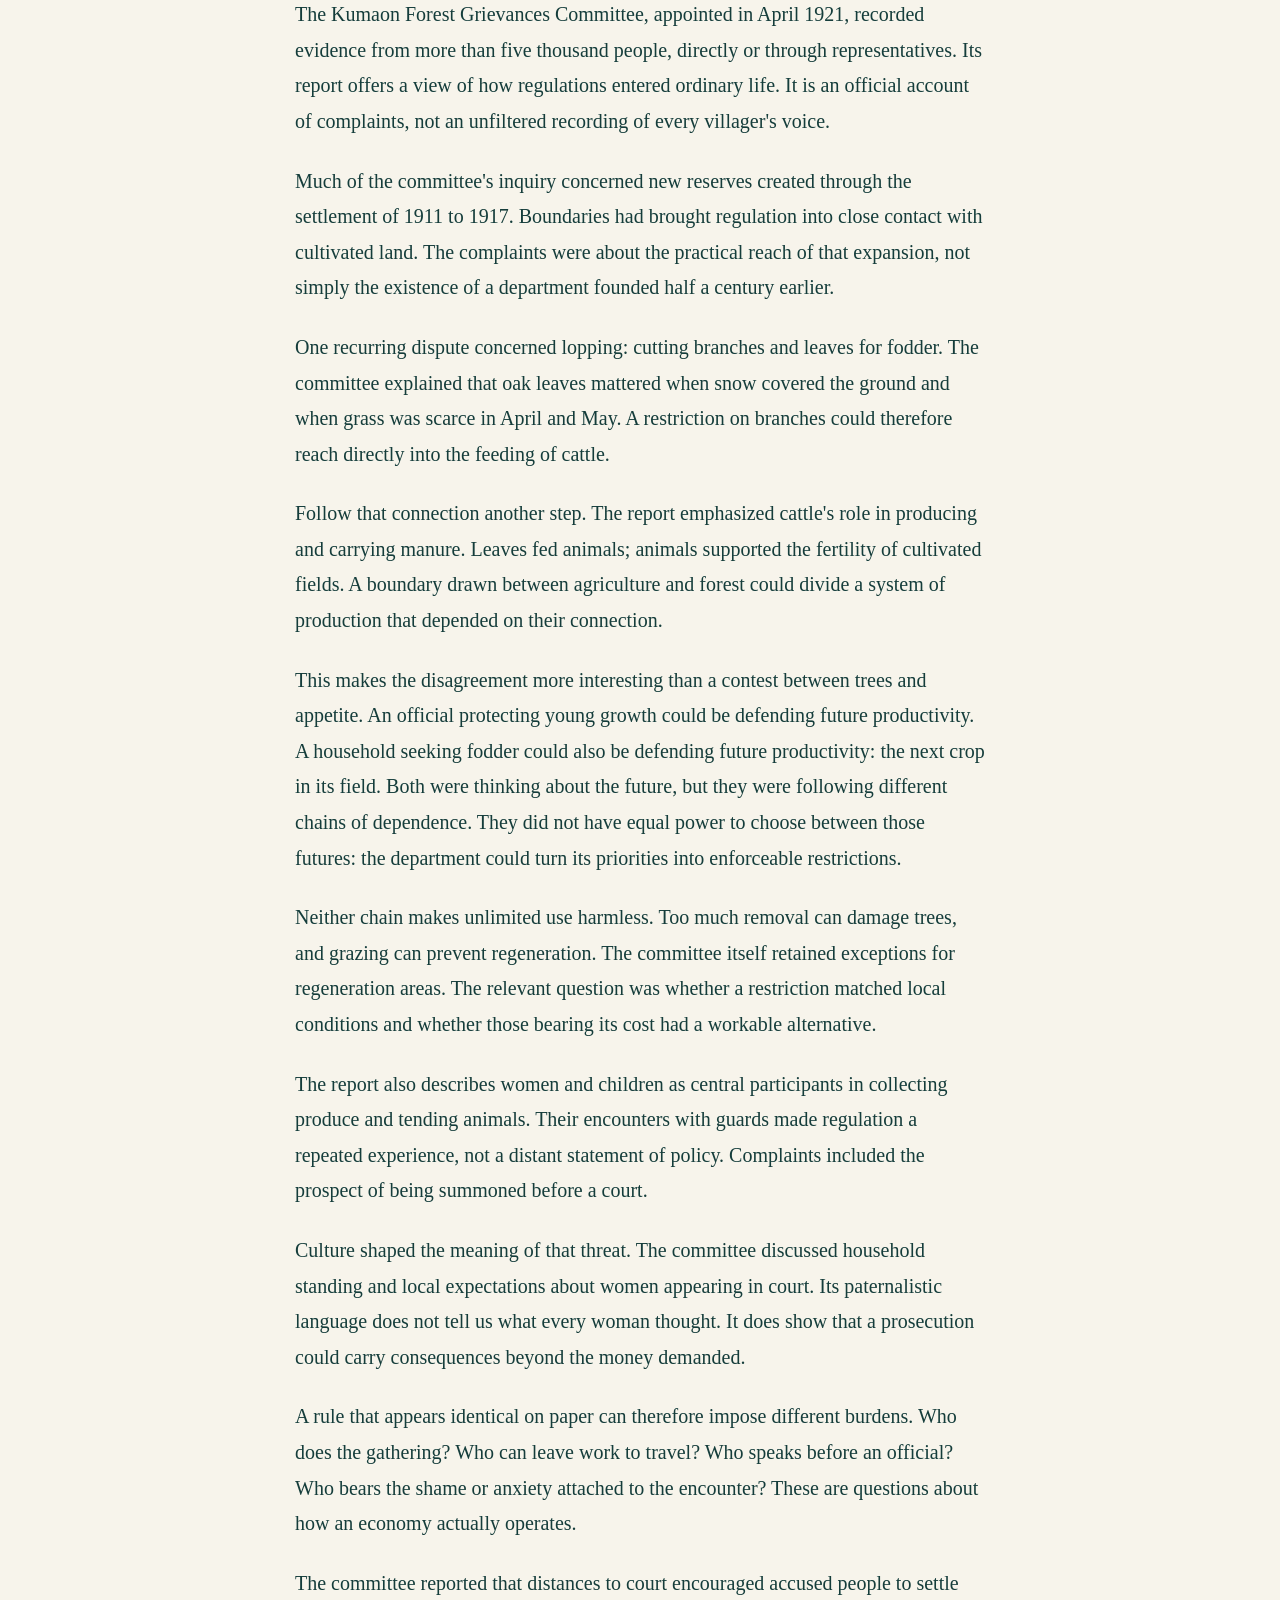
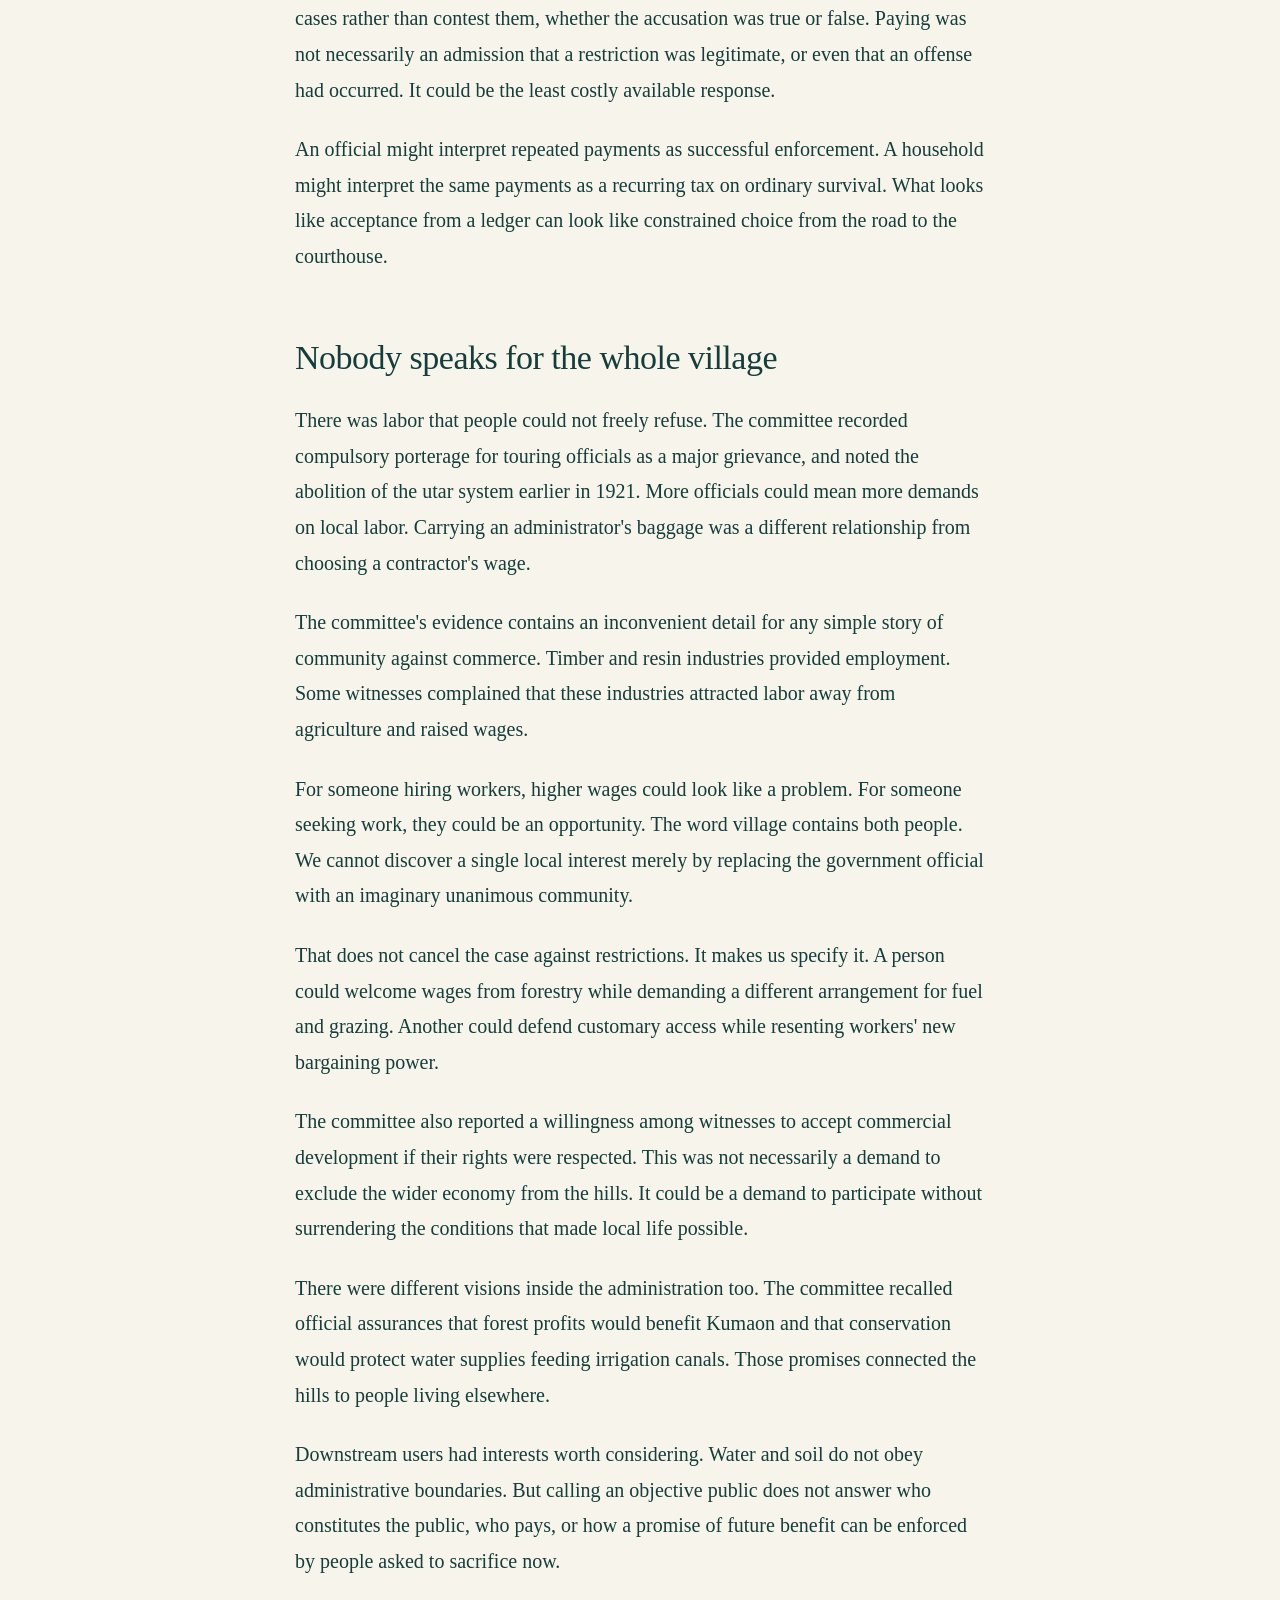
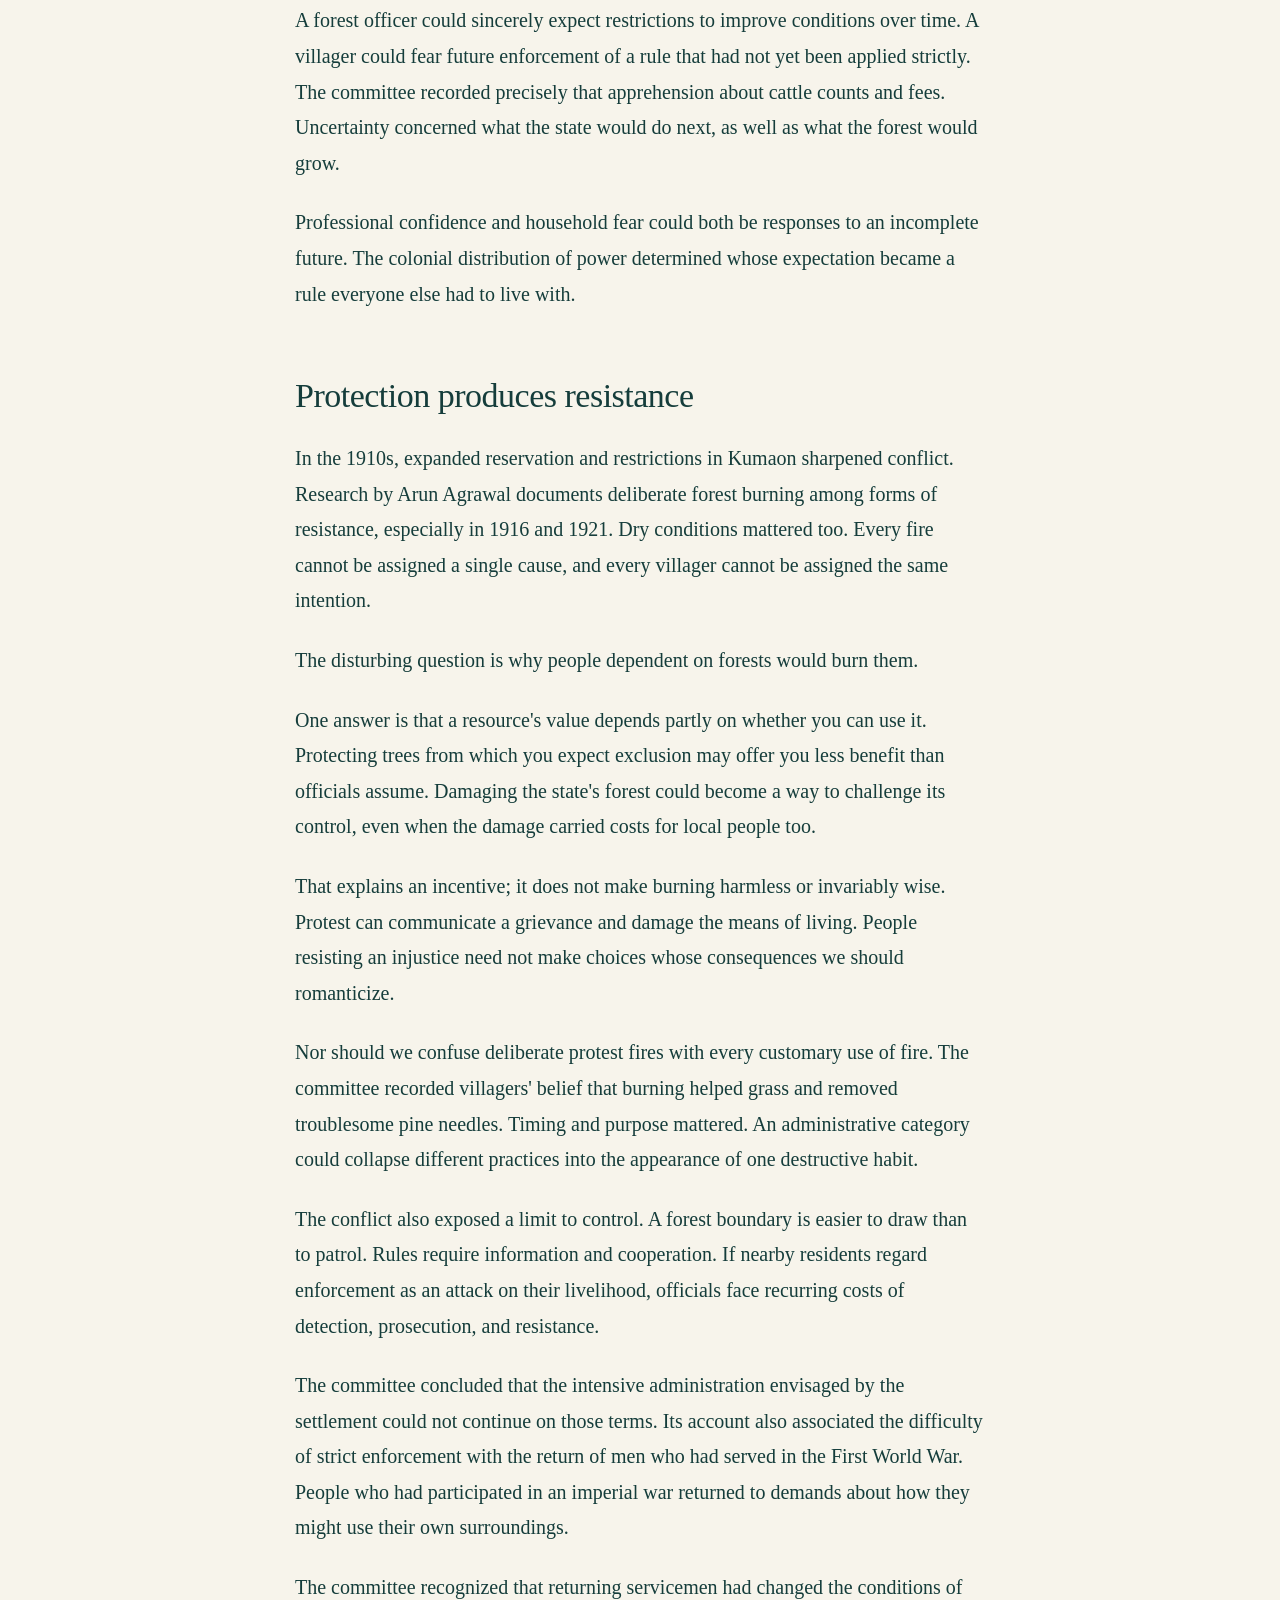
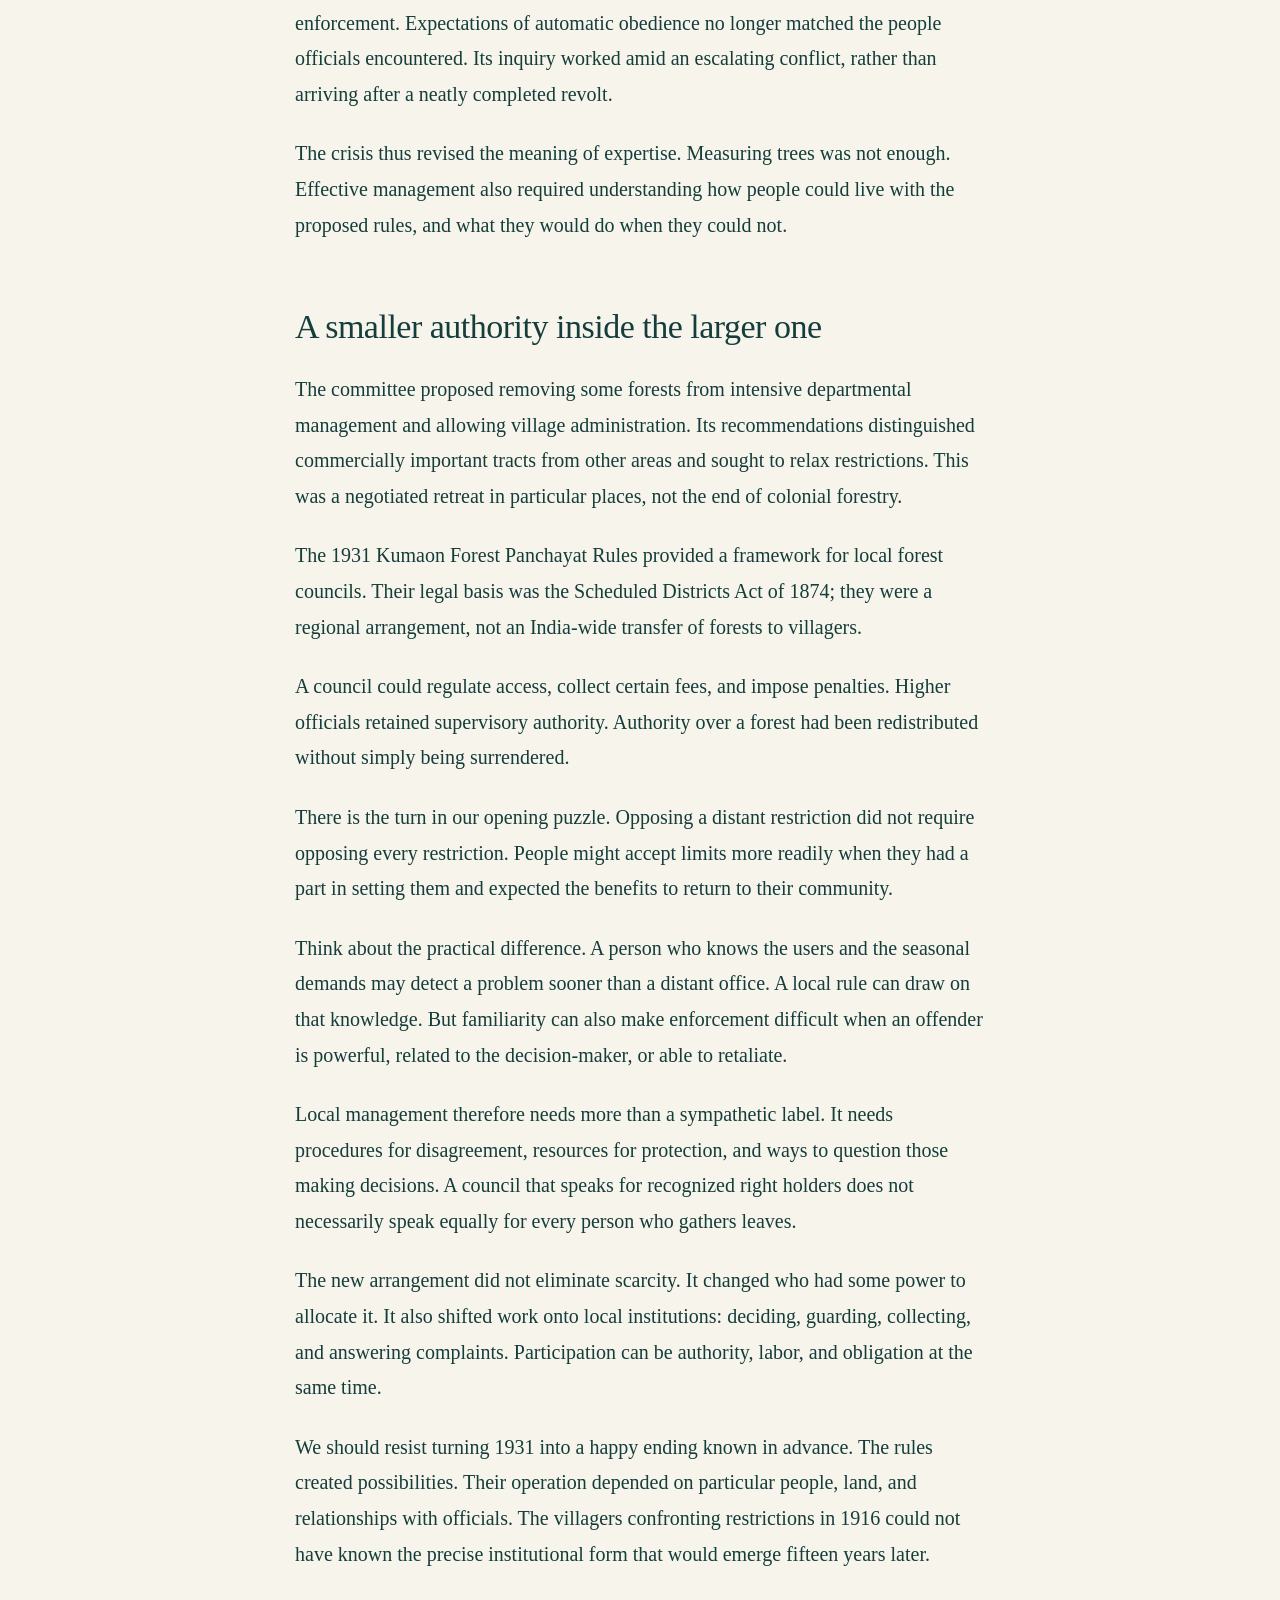
<file: colonial-forestry/index.html>
<!doctype html><html lang="en"><head><meta charset="utf-8"><meta name="viewport" content="width=device-width,initial-scale=1"><meta name="description" content="British colonial forestry promised lasting timber supplies and protected land. It also restricted the households that lived from those forests. From railway sleepers to Himalayan village councils, this lecture follows the competing claims of revenue, conservation, and everyday survival in India, from the 1860s to 1947."><title>The Forest That Had to Pay</title><link rel="canonical" href="https://scproom.github.io/Environemtal-Econ/colonial-forestry/"><link rel="stylesheet" href="style.css"></head><body><a class="skip" href="#lecture">Skip to lecture</a><header><a class="brand" href="#">HISTORY / ENVIRONMENT / ECONOMICS</a><nav><a href="#lecture">Lecture</a><a href="#sources">Sources</a><a href="#method">Notes</a></nav></header><main><section class="hero"><p class="eyebrow">BRITISH COLONIAL INDIA · 1860s–1947</p><h1>The Forest<br>That Had to Pay</h1><p class="dek">Timber for the railway. Revenue for the state.<br>A livelihood on the other side of the boundary.</p><p>British colonial forestry promised lasting timber supplies and protected land. It also restricted the households that lived from those forests. From railway sleepers to Himalayan village councils, this lecture follows the competing claims of revenue, conservation, and everyday survival in India, from the 1860s to 1947.</p><div class="meta">A public environmental history lecture · 4,339 spoken words · About 29–32 minutes</div><a class="primary" href="#lecture">Read the lecture <span aria-hidden="true">↓</span></a><a class="download" href="substack-ready.md" download>Download Substack-ready script</a></section><section class="audio" aria-label="Browser narration"><div><strong>Listen with your browser</strong><p>Optional computer narration. Voices and pronunciation depend on your device.</p></div><div class="controls"><button id="listen">Listen</button><button id="pause" disabled>Pause</button><button id="stop" disabled>Stop</button></div><p id="audio-status" role="status"></p></section><article id="lecture"><h2 id="a-stone-beside-a-field">A stone beside a field</h2>
<p>In 1921, a committee investigating forest grievances in Kumaon recorded complaints that boundary pillars stood too close to fields and buildings. A stone beside a cultivated field could now mark a change in the terms on which a household entered the forest. The trees had not moved. The authority to decide what happened among them had changed.</p>
<p>To an official, that stone could mark the beginning of protection: a place where trees would be counted, cutting controlled, and another generation&#x27;s timber secured. To a household nearby, it could mark a new difficulty in feeding cattle, gathering fuel, or obtaining wood to repair a building.</p>
<p>Ten years later, rules for village forest councils would offer some communities a part in management. Those councils would also protect boundaries and regulate use. People demanding relief from forest restrictions were being invited to administer restrictions themselves.</p>
<p>How could a boundary become both an instrument of exclusion and part of a claim to local authority? And how did a government that promised to preserve forests become so interested in making them pay?</p>
<p>Our story runs from the expansion of British forest administration in the 1860s to independence in 1947. We will follow the wider imperial system, then look closely at Kumaon, in the Himalayan region of what is now Uttarakhand. Different provinces and princely states had different arrangements. One hillside cannot stand for all of India. But it can reveal questions that an empire&#x27;s totals conceal.</p>
<h2 id="the-railway-needs-a-forest">The railway needs a forest</h2>
<p>A railway looks like a triumph of iron. Its construction also depended on wood. Sleepers supported the rails, and locomotives could consume wood as fuel. Building a line created an immediate demand; maintaining it created demands that did not end with the opening ceremony.</p>
<p>Writing in 1900, the senior forest administrator Berthold Ribbentrop acknowledged that railway construction and fuel requirements had encouraged reckless cutting. This was an admission from inside the service, although his history also celebrated its achievements and blamed practices he associated with backwardness. We should read the admission and the prejudice together.</p>
<p>The railway changed more than the quantity of timber wanted. Transport helped determine which trees could be sold at all. A valuable trunk in a remote forest was not yet a sleeper beside a track. Someone had to fell it, shape it, and move it. A river or road could turn an inaccessible stand into a commercial resource.</p>
<p>That produces a peculiar incentive. Improve transport and you lower the cost of supplying wood. You can also make more forest worth cutting. An engineering improvement can reduce waste in each shipment while expanding the area exposed to extraction. Whether it saves trees overall depends on what happens to demand and to the rules governing harvests.</p>
<p>Railways had real uses beyond the government&#x27;s strategic ambitions. Moving people and goods could create opportunities. A forest contractor could offer paid work; a cultivator might welcome a better connection to a market. We do not have to pretend these benefits were imaginary to ask who supplied the land, materials, and labor, or who could refuse the bargain.</p>
<p>The same household might want employment and object to losing access to a nearby wood. Those positions are compatible. A wage offers income on particular terms, for particular work. Access to fuel or fodder offers another kind of security. Receiving one does not automatically compensate for losing the other.</p>
<p>There was also a problem for the buyers. If contractors took the easiest trees first, supplies could become harder and more expensive to obtain. A railway designed to last required something more dependable than a succession of hurried purchases.</p>
<p>Here was an opening for professional conservation. Protecting future timber supplies could serve an expanding industrial system. The argument for conserving a forest did not necessarily begin with leaving it alone.</p>
<h2 id="men-who-planned-beyond-the-next-contract">Men who planned beyond the next contract</h2>
<p>In 1864, Dietrich Brandis became the first Inspector-General of Forests to the Government of India. His earlier work had been in British-controlled Burma, a distinct setting whose teak trade influenced the developing service. He helped turn scattered interventions into a more organized administration.</p>
<p>Professional forestry tried to connect present cutting with future growth. Surveys, estimates, maps, and working plans made it possible to ask how much timber a tract could supply, where cutting should occur, and what would replace the trees removed.</p>
<p>Consider the difference between selling the trees that happen to be easiest to reach and planning a sequence of harvests. In the first case, today&#x27;s convenience can empty tomorrow&#x27;s supply. In the second, restraint today is supposed to preserve an income over time. Trees become a stock that produces a flow, rather than a pile of material to liquidate.</p>
<p>That distinction mattered. It gave foresters reasons to resist impatient purchasers and officials seeking immediate receipts. Someone employed by the colonial state could oppose destructive extraction without ceasing to serve colonial power. Professional loyalty complicated economic loyalty; it did not dissolve the larger relationship of rule.</p>
<p>The service also cultivated its own idea of competence. A survey, a technical education, and the ability to write a plan carried authority. The forest school at Dehra Dun opened in 1878. Ribbentrop describes earlier attempts at training that failed when Indian apprentices were used for office work instead of receiving adequate instruction. Building expertise required institutions that actually taught people.</p>
<p>This history prevents us from imagining a simple encounter between Europeans who knew and Indians who merely obeyed. Indian personnel contributed to surveys and administration. At the same time, admission to a profession and rank within it shaped whose knowledge could become an official instruction.</p>
<p>A person familiar with a hillside through years of grazing animals possessed knowledge of another kind. That knowledge might be precise about seasons, paths, and useful plants without arriving in the form of a written inventory. When only one form of knowledge receives administrative authority, the conflict is cultural as well as technical.</p>
<p>Nor was professional knowledge complete. Ribbentrop described the treatment of India&#x27;s varied forests as a developing science. He discussed removing trees considered less valuable to favor desired species. The plan therefore contained a judgment about which future forest was worth producing.</p>
<p>A stand with more commercially useful timber could count as an improvement even if other uses received less attention. Sustainable timber production and preservation of every feature of an existing woodland were different objectives. The language of improvement could make the choice between them sound like a purely scientific finding.</p>
<h2 id="the-law-makes-a-landscape">The law makes a landscape</h2>
<p>The Indian Forest Act of 1865 provided an early statutory framework. The more extensive Act of 1878 strengthened the machinery for constituting reserves and regulating use. The 1927 Act later consolidated forest law. These dates describe an accumulating system, not a single day on which every Indian lost access to every forest.</p>
<p>Reservation involved inquiry into claims as well as demarcation. The legal machinery could record rights, provide for their exercise, or settle them through other arrangements. It could also make the survival of customary use depend on its recognition within an official process.</p>
<p>The 1927 legislation preserved the earlier distinction between reserved forests, protected forests, and village forests. It provides procedures for claims to pasture and forest produce. It treats shifting cultivation as a practice the government could permit or prohibit, and as a concession subject to control rather than an unrestricted right.</p>
<p>The settlement officer was to publish a proclamation in the local language, explaining the proposed reservation and allowing at least three months for claims. People could submit a written notice or appear and state their claim. The officer also had a duty to investigate ascertainable rights that nobody had claimed. These provisions mattered: the law did not simply require every claimant to produce a written title. But an unclaimed right missed by the inquiry could be extinguished unless sufficient cause for the omission was accepted before the final notification. A procedure intended to settle uncertainty could make an overlooked claim disappear.</p>
<p>Those distinctions mattered because an activity could be familiar without fitting the government&#x27;s preferred account of ownership. A family might understand access through established practice and relationships with neighboring villages. An officer might require a recorded claim with a defined extent.</p>
<p>Recording rights could protect a claim against arbitrary denial. But a list could also freeze a moving life. Households grow; animals move seasonally; a bad harvest changes what people need from woodland. If a rule fixes access around an earlier count, the question becomes what happens when ordinary life exceeds the entry.</p>
<p>The difficulty was not simply that nobody had rules before the British arrived. Customary use could involve limits, competing claims, and disputes. The difference was that a government with courts and coercive powers increasingly decided which claims counted and how they would be enforced.</p>
<p>It could also define activities differently according to their purpose. Cutting under an authorized commercial plan might be legitimate, while a smaller removal outside a permitted use could be an offense. The number of trees involved alone cannot explain the distinction. The distinction concerns authority.</p>
<p>There is a sensible reason to identify who may use a scarce resource. If anyone can remove everything and nobody can enforce restraint, future users are vulnerable. But that observation does not tell us that the state must be the only manager, or that its chosen allocation is fair. Shared use and unrestricted access are not the same arrangement.</p>
<p>The boundary stone gave these legal decisions a physical presence. It could improve the administration of a forest. It could also place a familiar path across a newly consequential line.</p>
<p>Policy statements could sound more accommodating than that encounter. The government&#x27;s policy statement of 1894, distinct from the forest statutes, recognized protective functions and local requirements. Looking back just after independence, B. R. Sen described a hierarchy in which protecting soil and water came first, village fuel and building needs followed, and commercial exploitation came after those requirements. He nevertheless judged the provision of affordable village supplies inadequate.</p>
<p>The distinction between a declared priority and an effective claim is essential. Saying that local needs matter does not tell a household where to collect wood, how long permission takes, or what happens if an official disagrees. A promise becomes useful through the procedures that make it reliable.</p>
<p>Nor was fuel simply a matter of comfort. Sen connected fuel scarcity with the burning of cattle dung that could otherwise fertilize fields. A shortage in one part of the household economy could reduce productivity in another. His account came after our period, but it identifies an unresolved problem inherited from it.</p>
<p>There were therefore two tests of a forest policy: what priorities it announced, and what choices people could actually make under it. The second test required evidence from kitchens and fields as well as inventories of standing timber.</p>
<h2 id="when-a-good-balance-sheet-becomes-a-warning">When a good balance sheet becomes a warning</h2>
<p>Now another claimant enters: the treasury.</p>
<p>Ribbentrop describes a change in 1882 that gave provincial governments a direct financial interest in forest surpluses. Officers who produced those surpluses received praise. He also reports the consequence: it became difficult to restrain cutting according to the plans. In Oudh, expected annual output had been drawn forward for years.</p>
<p>This is an unusually clear example of an incentive changing behavior. A forest grows over decades. An administration reports receipts over a much shorter period. If success is measured by this year&#x27;s surplus, a manager can appear successful by selling part of the future.</p>
<p>Imagine two accounts. One records money from timber sales and subtracts the cost of obtaining it. The other records the remaining trees and the time needed to replace them. The first can improve while the second deteriorates. Receipts from selling mature trees include the conversion of accumulated stock into cash; they are not all newly produced income. Calling the first figure a profit does not settle whether the underlying asset is being maintained.</p>
<p>Wilhelm Schlich sought stronger central technical scrutiny of working plans, and the government approved the arrangement in 1884. It was an effort to constrain pressures operating through provincial finance, while provincial administrations continued to have important responsibilities.</p>
<p>Notice the contradiction. The same colonial state was encouraging forests to earn and trying to prevent that encouragement from consuming the resource. Conservation did not stand on one side of a tidy divide, with government on the other. The disagreement ran through government itself.</p>
<p>Nor would eliminating all revenue have solved the problem. Surveys, guards, roads, and training cost money. Timber sales could support management. The issue was how to distinguish income from a sustainable harvest from receipts obtained by exhausting future possibilities.</p>
<p>There was a further omission. A departmental account would not necessarily record the extra distance someone walked for fuel, or the agricultural cost of reduced access to fodder. Expenses could move out of the government&#x27;s books and into a household&#x27;s day.</p>
<p>This is why the question of whether forestry paid has several answers. It could pay the treasury, pay a contractor, pay a worker, and still impose a loss on a family dependent on access. Even within one village, these gains and losses need not reach the same people.</p>
<p>A policy that counted only cash receipts could therefore mistake a transfer of costs for an increase in wealth. To see what was being transferred, we need to leave the office and follow the household economy into the trees.</p>
<h2 id="leaves-become-food">Leaves become food</h2>
<p>The Kumaon Forest Grievances Committee, appointed in April 1921, recorded evidence from more than five thousand people, directly or through representatives. Its report offers a view of how regulations entered ordinary life. It is an official account of complaints, not an unfiltered recording of every villager&#x27;s voice.</p>
<p>Much of the committee&#x27;s inquiry concerned new reserves created through the settlement of 1911 to 1917. Boundaries had brought regulation into close contact with cultivated land. The complaints were about the practical reach of that expansion, not simply the existence of a department founded half a century earlier.</p>
<p>One recurring dispute concerned lopping: cutting branches and leaves for fodder. The committee explained that oak leaves mattered when snow covered the ground and when grass was scarce in April and May. A restriction on branches could therefore reach directly into the feeding of cattle.</p>
<p>Follow that connection another step. The report emphasized cattle&#x27;s role in producing and carrying manure. Leaves fed animals; animals supported the fertility of cultivated fields. A boundary drawn between agriculture and forest could divide a system of production that depended on their connection.</p>
<p>This makes the disagreement more interesting than a contest between trees and appetite. An official protecting young growth could be defending future productivity. A household seeking fodder could also be defending future productivity: the next crop in its field. Both were thinking about the future, but they were following different chains of dependence. They did not have equal power to choose between those futures: the department could turn its priorities into enforceable restrictions.</p>
<p>Neither chain makes unlimited use harmless. Too much removal can damage trees, and grazing can prevent regeneration. The committee itself retained exceptions for regeneration areas. The relevant question was whether a restriction matched local conditions and whether those bearing its cost had a workable alternative.</p>
<p>The report also describes women and children as central participants in collecting produce and tending animals. Their encounters with guards made regulation a repeated experience, not a distant statement of policy. Complaints included the prospect of being summoned before a court.</p>
<p>Culture shaped the meaning of that threat. The committee discussed household standing and local expectations about women appearing in court. Its paternalistic language does not tell us what every woman thought. It does show that a prosecution could carry consequences beyond the money demanded.</p>
<p>A rule that appears identical on paper can therefore impose different burdens. Who does the gathering? Who can leave work to travel? Who speaks before an official? Who bears the shame or anxiety attached to the encounter? These are questions about how an economy actually operates.</p>
<p>The committee reported that distances to court encouraged accused people to settle cases rather than contest them, whether the accusation was true or false. Paying was not necessarily an admission that a restriction was legitimate, or even that an offense had occurred. It could be the least costly available response.</p>
<p>An official might interpret repeated payments as successful enforcement. A household might interpret the same payments as a recurring tax on ordinary survival. What looks like acceptance from a ledger can look like constrained choice from the road to the courthouse.</p>
<h2 id="nobody-speaks-for-the-whole-village">Nobody speaks for the whole village</h2>
<p>There was labor that people could not freely refuse. The committee recorded compulsory porterage for touring officials as a major grievance, and noted the abolition of the utar system earlier in 1921. More officials could mean more demands on local labor. Carrying an administrator&#x27;s baggage was a different relationship from choosing a contractor&#x27;s wage.</p>
<p>The committee&#x27;s evidence contains an inconvenient detail for any simple story of community against commerce. Timber and resin industries provided employment. Some witnesses complained that these industries attracted labor away from agriculture and raised wages.</p>
<p>For someone hiring workers, higher wages could look like a problem. For someone seeking work, they could be an opportunity. The word village contains both people. We cannot discover a single local interest merely by replacing the government official with an imaginary unanimous community.</p>
<p>That does not cancel the case against restrictions. It makes us specify it. A person could welcome wages from forestry while demanding a different arrangement for fuel and grazing. Another could defend customary access while resenting workers&#x27; new bargaining power.</p>
<p>The committee also reported a willingness among witnesses to accept commercial development if their rights were respected. This was not necessarily a demand to exclude the wider economy from the hills. It could be a demand to participate without surrendering the conditions that made local life possible.</p>
<p>There were different visions inside the administration too. The committee recalled official assurances that forest profits would benefit Kumaon and that conservation would protect water supplies feeding irrigation canals. Those promises connected the hills to people living elsewhere.</p>
<p>Downstream users had interests worth considering. Water and soil do not obey administrative boundaries. But calling an objective public does not answer who constitutes the public, who pays, or how a promise of future benefit can be enforced by people asked to sacrifice now.</p>
<p>A forest officer could sincerely expect restrictions to improve conditions over time. A villager could fear future enforcement of a rule that had not yet been applied strictly. The committee recorded precisely that apprehension about cattle counts and fees. Uncertainty concerned what the state would do next, as well as what the forest would grow.</p>
<p>Professional confidence and household fear could both be responses to an incomplete future. The colonial distribution of power determined whose expectation became a rule everyone else had to live with.</p>
<h2 id="protection-produces-resistance">Protection produces resistance</h2>
<p>In the 1910s, expanded reservation and restrictions in Kumaon sharpened conflict. Research by Arun Agrawal documents deliberate forest burning among forms of resistance, especially in 1916 and 1921. Dry conditions mattered too. Every fire cannot be assigned a single cause, and every villager cannot be assigned the same intention.</p>
<p>The disturbing question is why people dependent on forests would burn them.</p>
<p>One answer is that a resource&#x27;s value depends partly on whether you can use it. Protecting trees from which you expect exclusion may offer you less benefit than officials assume. Damaging the state&#x27;s forest could become a way to challenge its control, even when the damage carried costs for local people too.</p>
<p>That explains an incentive; it does not make burning harmless or invariably wise. Protest can communicate a grievance and damage the means of living. People resisting an injustice need not make choices whose consequences we should romanticize.</p>
<p>Nor should we confuse deliberate protest fires with every customary use of fire. The committee recorded villagers&#x27; belief that burning helped grass and removed troublesome pine needles. Timing and purpose mattered. An administrative category could collapse different practices into the appearance of one destructive habit.</p>
<p>The conflict also exposed a limit to control. A forest boundary is easier to draw than to patrol. Rules require information and cooperation. If nearby residents regard enforcement as an attack on their livelihood, officials face recurring costs of detection, prosecution, and resistance.</p>
<p>The committee concluded that the intensive administration envisaged by the settlement could not continue on those terms. Its account also associated the difficulty of strict enforcement with the return of men who had served in the First World War. People who had participated in an imperial war returned to demands about how they might use their own surroundings.</p>
<p>The committee recognized that returning servicemen had changed the conditions of enforcement. Expectations of automatic obedience no longer matched the people officials encountered. Its inquiry worked amid an escalating conflict, rather than arriving after a neatly completed revolt.</p>
<p>The crisis thus revised the meaning of expertise. Measuring trees was not enough. Effective management also required understanding how people could live with the proposed rules, and what they would do when they could not.</p>
<h2 id="a-smaller-authority-inside-the-larger-one">A smaller authority inside the larger one</h2>
<p>The committee proposed removing some forests from intensive departmental management and allowing village administration. Its recommendations distinguished commercially important tracts from other areas and sought to relax restrictions. This was a negotiated retreat in particular places, not the end of colonial forestry.</p>
<p>The 1931 Kumaon Forest Panchayat Rules provided a framework for local forest councils. Their legal basis was the Scheduled Districts Act of 1874; they were a regional arrangement, not an India-wide transfer of forests to villagers.</p>
<p>A council could regulate access, collect certain fees, and impose penalties. Higher officials retained supervisory authority. Authority over a forest had been redistributed without simply being surrendered.</p>
<p>There is the turn in our opening puzzle. Opposing a distant restriction did not require opposing every restriction. People might accept limits more readily when they had a part in setting them and expected the benefits to return to their community.</p>
<p>Think about the practical difference. A person who knows the users and the seasonal demands may detect a problem sooner than a distant office. A local rule can draw on that knowledge. But familiarity can also make enforcement difficult when an offender is powerful, related to the decision-maker, or able to retaliate.</p>
<p>Local management therefore needs more than a sympathetic label. It needs procedures for disagreement, resources for protection, and ways to question those making decisions. A council that speaks for recognized right holders does not necessarily speak equally for every person who gathers leaves.</p>
<p>The new arrangement did not eliminate scarcity. It changed who had some power to allocate it. It also shifted work onto local institutions: deciding, guarding, collecting, and answering complaints. Participation can be authority, labor, and obligation at the same time.</p>
<p>We should resist turning 1931 into a happy ending known in advance. The rules created possibilities. Their operation depended on particular people, land, and relationships with officials. The villagers confronting restrictions in 1916 could not have known the precise institutional form that would emerge fifteen years later.</p>
<p>But something consequential had happened. A system that had treated local use as a problem for expert control now made room, however limited, for local users to exercise control. Resistance had helped change what counted as an administratively possible solution.</p>
<h2 id="what-independence-inherited">What independence inherited</h2>
<p>By 1947, professional forestry had accumulated techniques, institutions, and forests managed for continuing supply. It had also accumulated disputes about access and authority.</p>
<p>R. C. Milward&#x27;s retrospective account presents the Indian Forest Service with pride. First published in 1947 and later reproduced by the FAO, it credits professional work with conservation and public benefit. Yet it also acknowledges pressure for revenue and wartime demands that consumed timber built up over years.</p>
<p>That combination matters. A protected stock can become a reserve for future extraction. Conserving timber today may make a government better able to meet an emergency tomorrow. It does not guarantee that future governments will maintain the same restraint.</p>
<p>The two world wars exposed this tension. Milward credits research with enabling the use of less familiar timbers, especially during the Second World War. Technical knowledge widened the available supply as urgency pressed against the growing cycle. By 1944, postwar proposals also called for fuelwood and small timber nearer village consumers. Supplying the state and supplying a household remained different practical problems.</p>
<p>Independence changed the political authority governing India. It did not automatically replace forest law, administrative categories, or the material problem of satisfying competing needs. National development, village subsistence, revenue, and conservation still had to be reconciled.</p>
<p>The conclusion is not that professional knowledge was useless. Long-term planning could restrain destructive cutting. Nor is it that every customary practice was sustainable, or that local institutions could resolve all disagreements without help.</p>
<p>The failure was to treat the capacity to manage trees as sufficient authority to reorganize other people&#x27;s lives. A technically reasoned rule could still miscount costs, misread a household economy, and deny people a meaningful part in deciding their future. Colonial power made those failures harder for affected people to correct.</p>
<p>Return to the boundary stone. At first it seemed to separate a field from a forest, cultivation from conservation. Now we can see leaves feeding cattle, manure supporting crops, wages pulling workers between occupations, and timber moving toward a railway. The things on either side were already connected.</p>
<p>And the stone in a village-managed forest could still impose a limit. The crucial questions were who set that limit, whose needs were recognized, and who could challenge a decision. Moving authority closer could improve those answers without making them automatic.</p>
<p>That is something useful to carry into environmental arguments now. When a program promises to protect a resource, ask what it plans to sustain: a physical stock, an income, a habitat, or the lives built around it. Then ask whether its accounts include the work and losses it moves onto other people.</p>
<p>The forest had to supply timber, earn revenue, protect land and water, and sustain households. Calling all of that conservation did not reconcile the demands. The boundary stone marked more than the edge of a forest. It marked who could make those choices, and who would have to live with them.</p></article><section class="endnotes" id="sources"><p class="eyebrow">FOLLOW THE EVIDENCE</p><h2>A brief reading list</h2><ul><li><a href="https://www.fao.org/4/x5348e/x5348e04.htm">R. C. Milward: the Indian Forest Service</a> — the assigned background and its professional perspective.</li><li><a href="https://archive.org/details/forestryinbritis00ribb">Berthold Ribbentrop: Forestry in British India</a> — a contemporary account of railways, management, and revenue.</li><li><a href="https://nirdpr.org.in/nird_docs/rss/rss75.pdf#page=102">Kumaon grievances and the 1931 council rules</a> — primary documents reproduced in Annexures I–II.</li><li><a href="https://www.ignfa.gov.in/indian-forest-act">Indian Forest Act, 1927</a> — the machinery of reservation and recognized use.</li><li><a href="https://dlc.dlib.indiana.edu/dlc/bitstreams/1282c5be-87df-47a1-a78a-c1defa798015/download">Arun Agrawal: Environmentality</a> — resistance and changes in forest governance.</li><li><a href="https://arnoldkling.substack.com/p/aids-and-a-blue-dress">Arnold Kling: AIDS and a Blue Dress</a> — public obligations and changing consequences.</li></ul><p><a href="annotated-lecture.md">Read the annotated lecture and detailed source notes</a> · <a href="speaking-script.md" download>Download the clean speaking script</a></p></section><details id="method"><summary>Reading and production notes</summary><p>The lecture follows a boundary marker through changing meanings: protection, exclusion, and limited local authority. Economic choices drive the interpretation through transport costs, the difference between timber stock and cash receipts, household nutrient cycles, court costs, and the costs of enforcement. Professional credentials, customary labor, household standing, and the legitimacy of local rules explain behavior throughout.</p>
<p>The narrative method draws quietly on the written version of <a href="https://arnoldkling.substack.com/p/aids-and-a-blue-dress">Arnold Kling’s AIDS and a Blue Dress</a>: institutional achievements can acquire consequential new uses, and changed obligations complicate expected loyalties. The influence is acknowledged here and in the reading list, rather than announced in the narration. Earlier reading notes also informed the approach to uncertainty and cultural causation. No claim is made to have listened to recordings.</p>
<p>Ribbentrop’s 1900 history and the reproduced 1921–22 committee report are treated as situated primary evidence. The committee’s accounts do not substitute for direct testimony by each woman or household. No named speaker, dialogue, or individualized eyewitness episode has been invented. Broad historical law is distinguished from present consolidated wording; the later English rendering of the 1931 rules is used cautiously.</p>
<p>Separate OpenAI GPT and Gemini 4 Argon editorial reviews informed this revision. Flash was not used. Suggestions were checked against sources before adoption; AI review is not independent historical verification. Historical claims and the main mechanisms were selectively checked, not exhaustively audited. The lecture’s illustrative economic reasoning is interpretation, not a set of measured effects.</p>
<p>The three script versions share identical narration. Browser speech synthesis is optional and uses the listener’s device; this package contains no recorded performance. Timing depends on pace and pauses.</p><p><a href="reading-notes.md">Download these notes</a></p></details></main><footer>The Forest That Had to Pay · British colonial forestry in India · 1860s–1947</footer><script src="audio.js"></script></body></html>
</file>
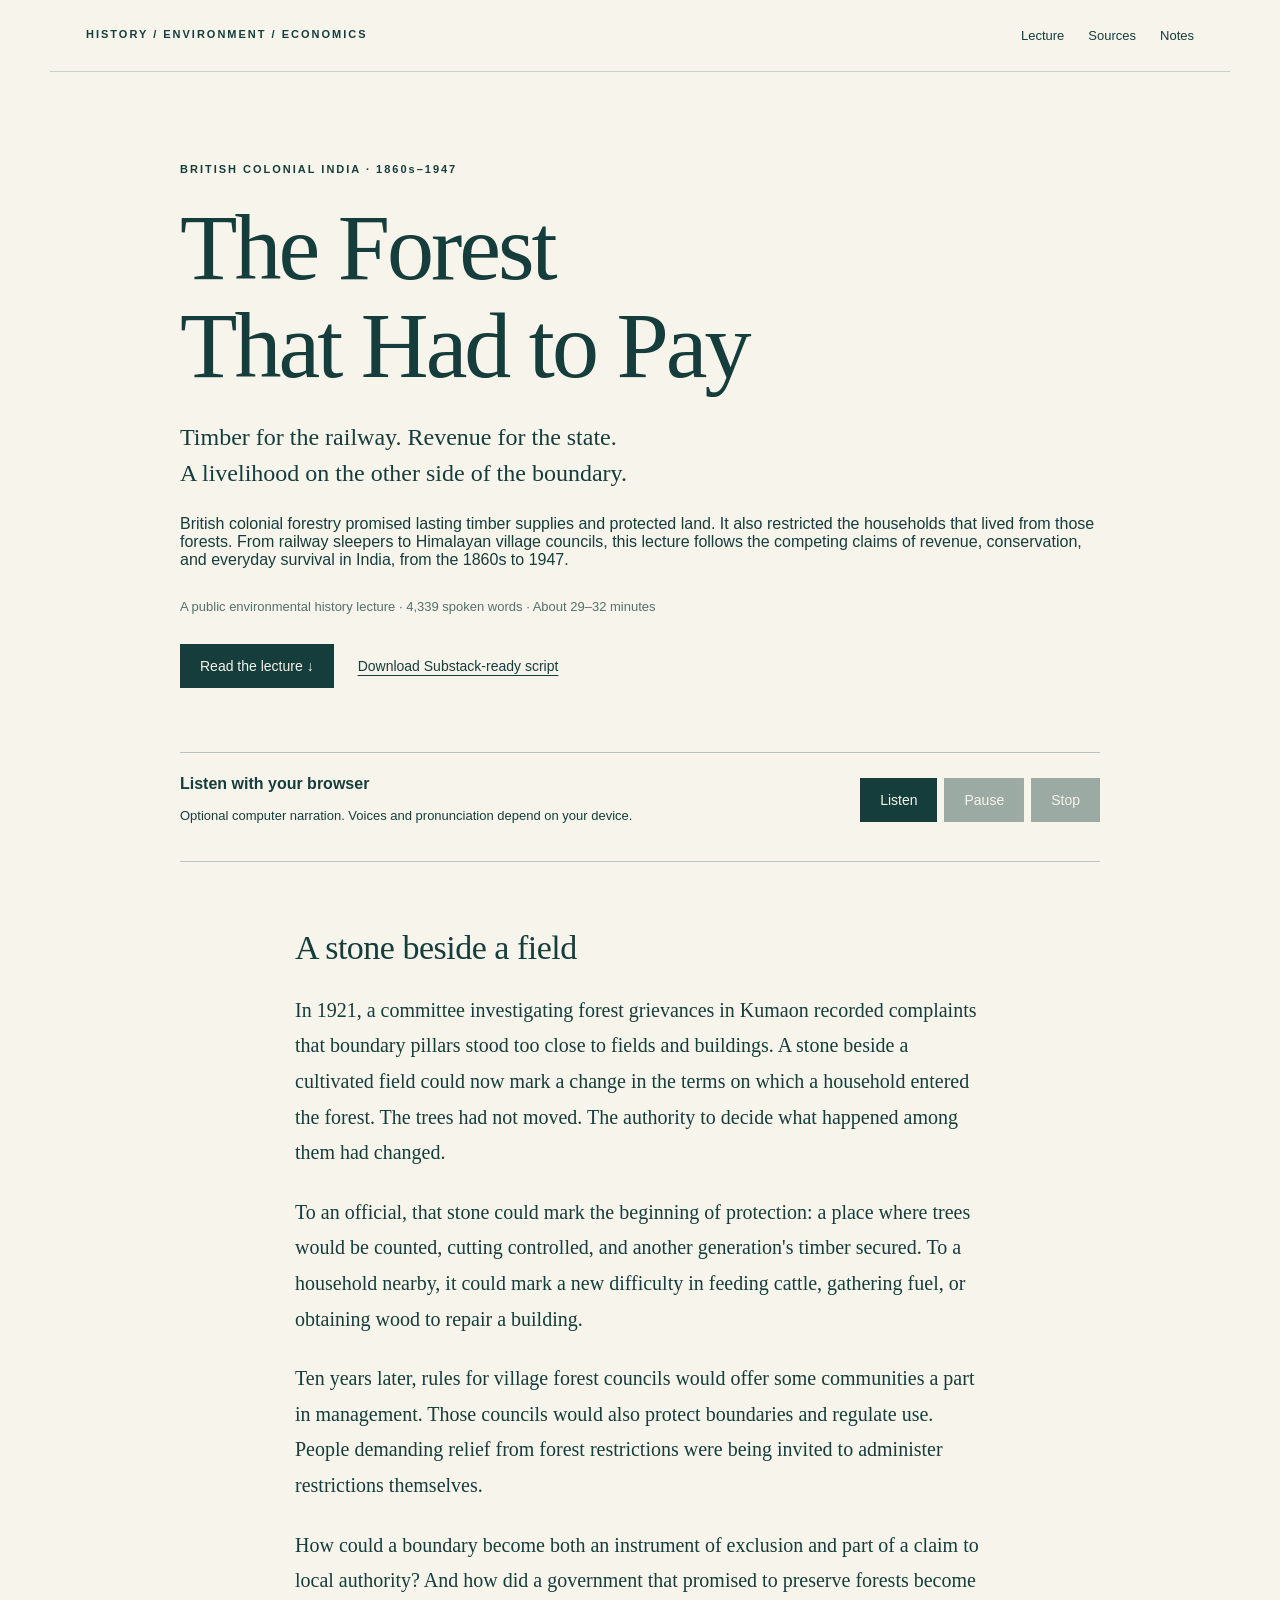
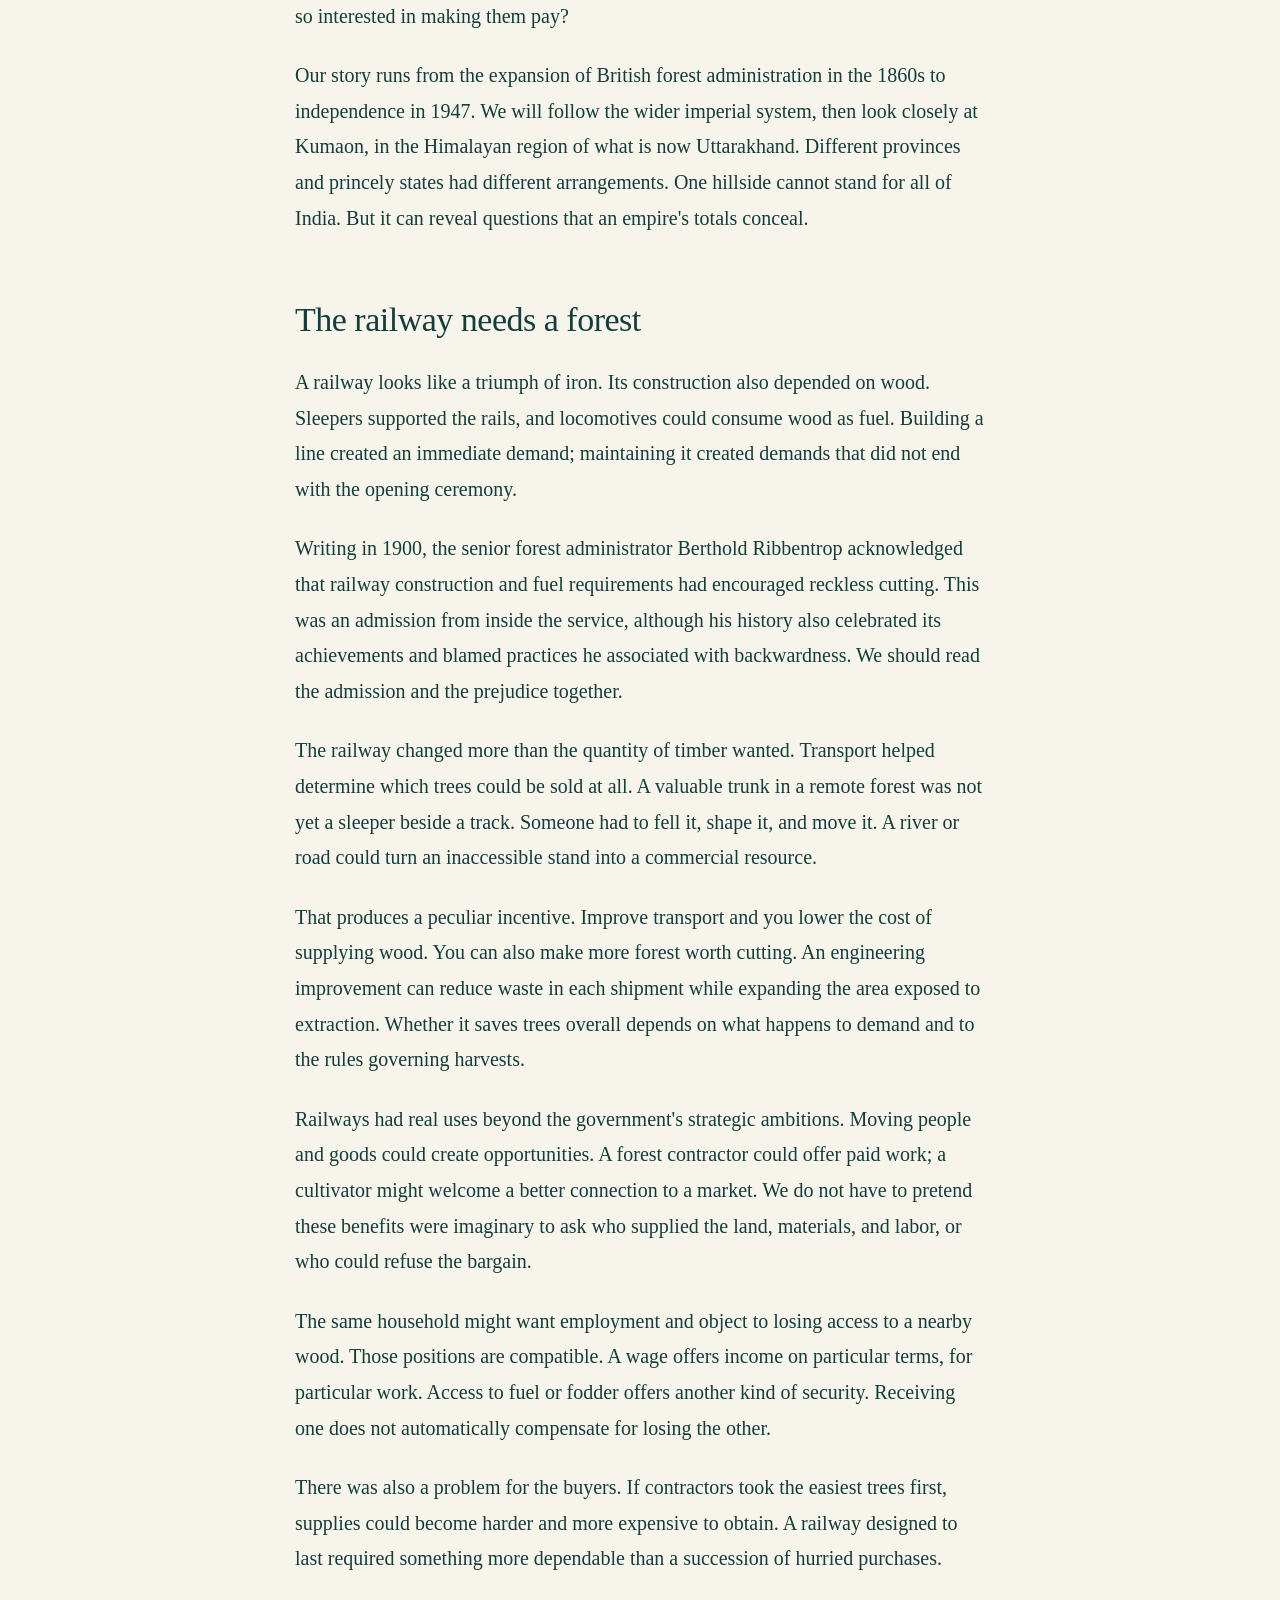
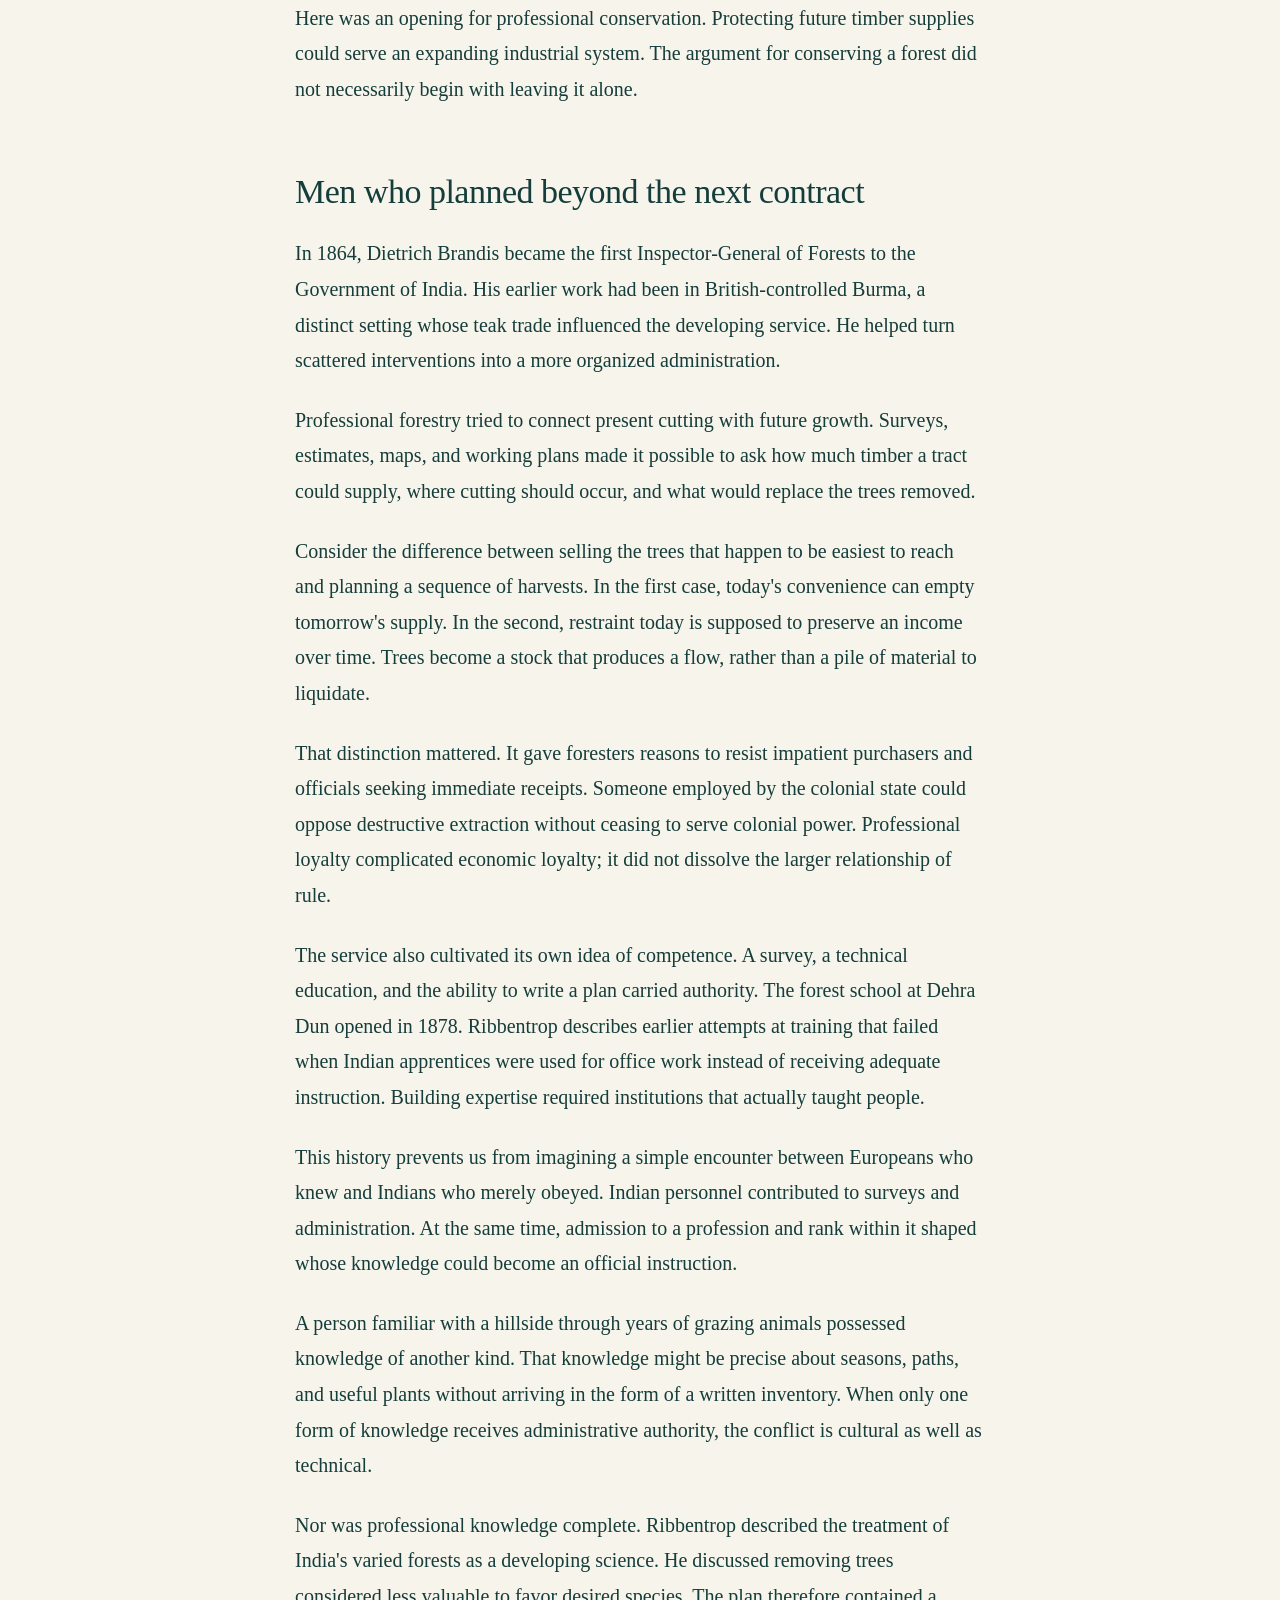
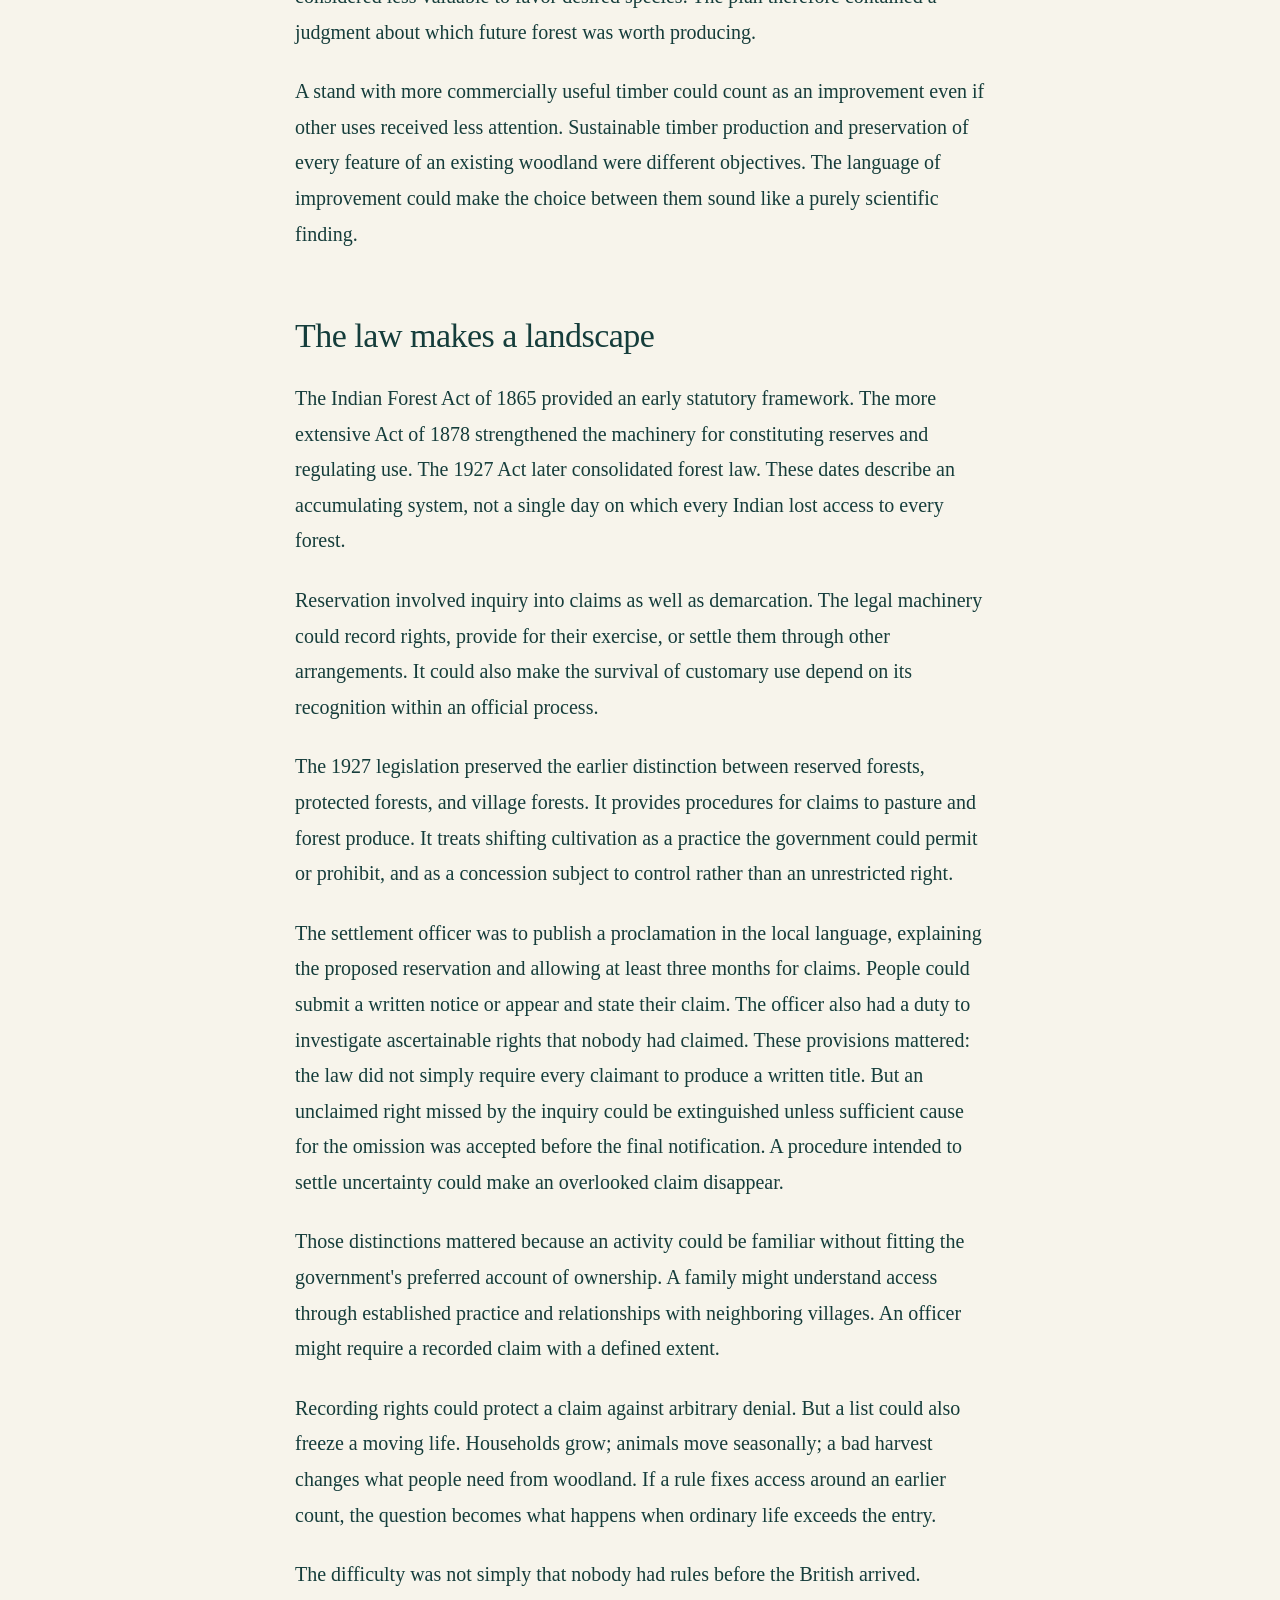
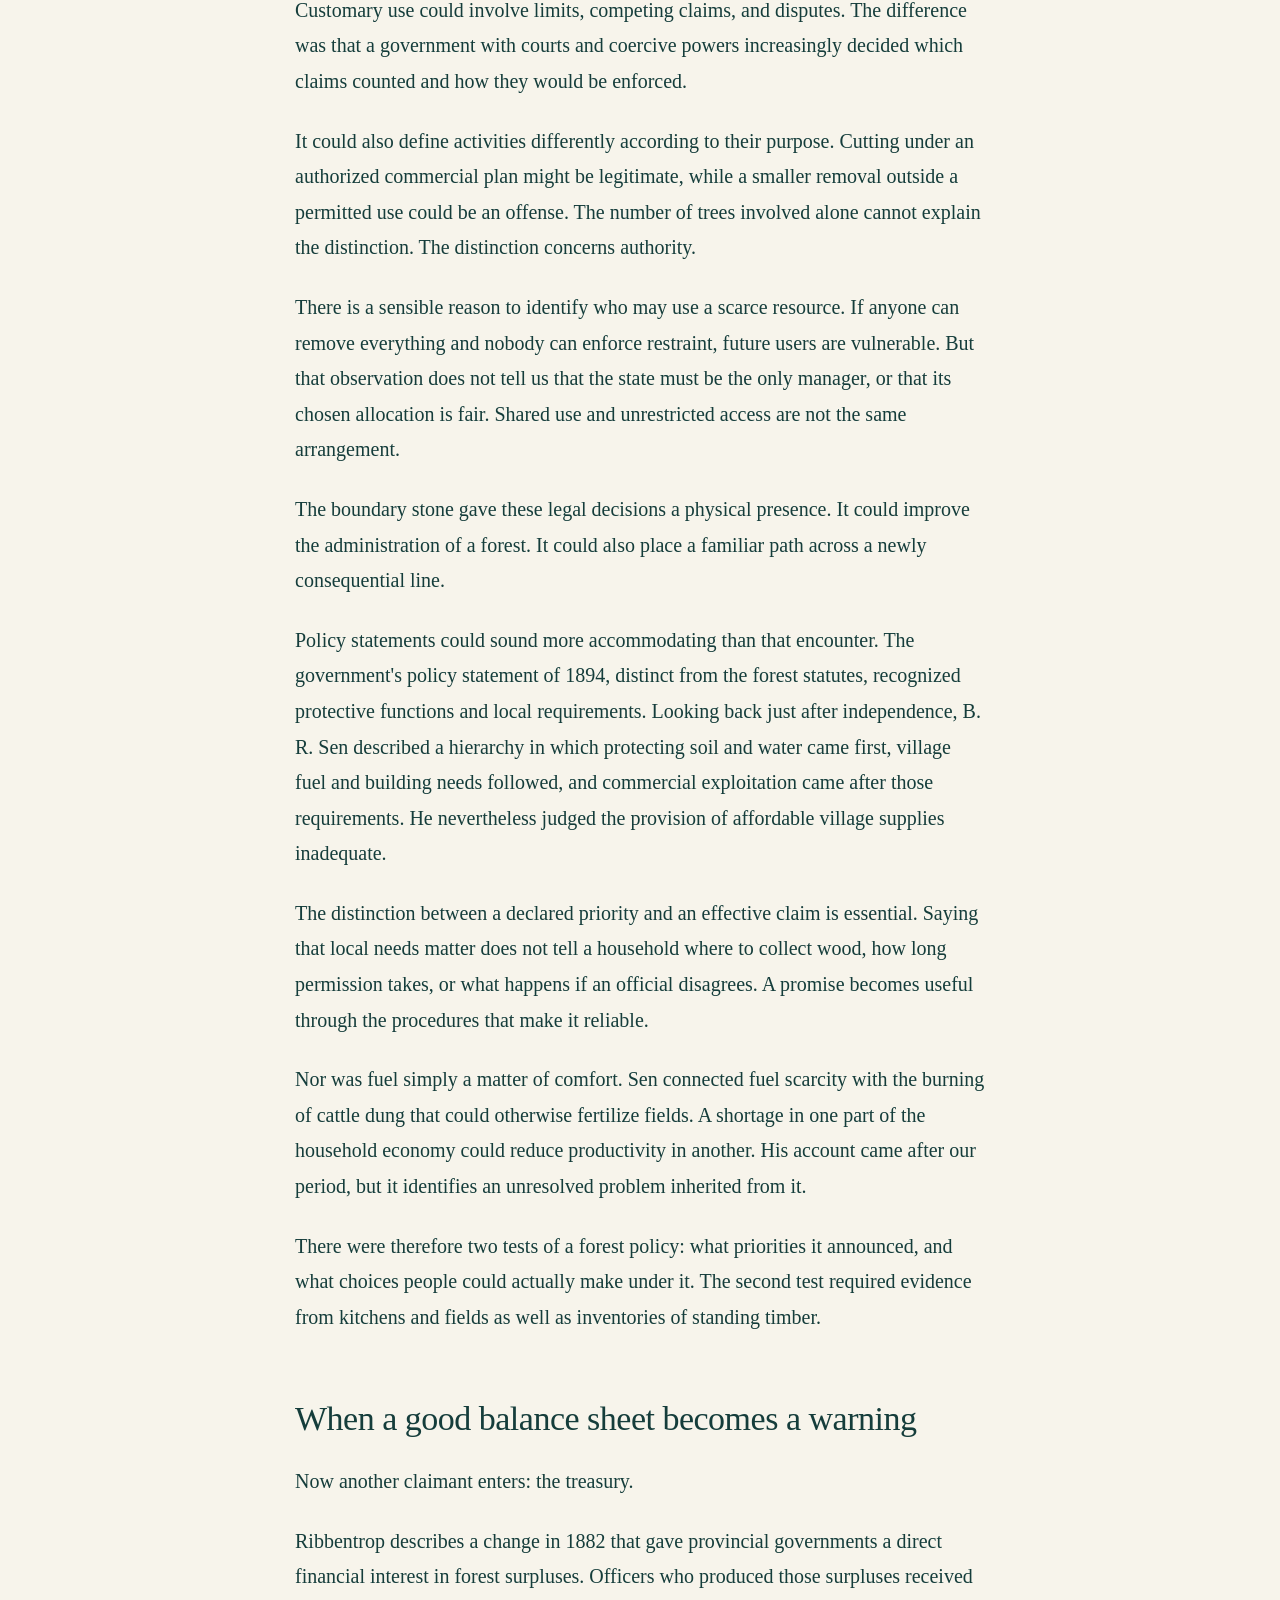
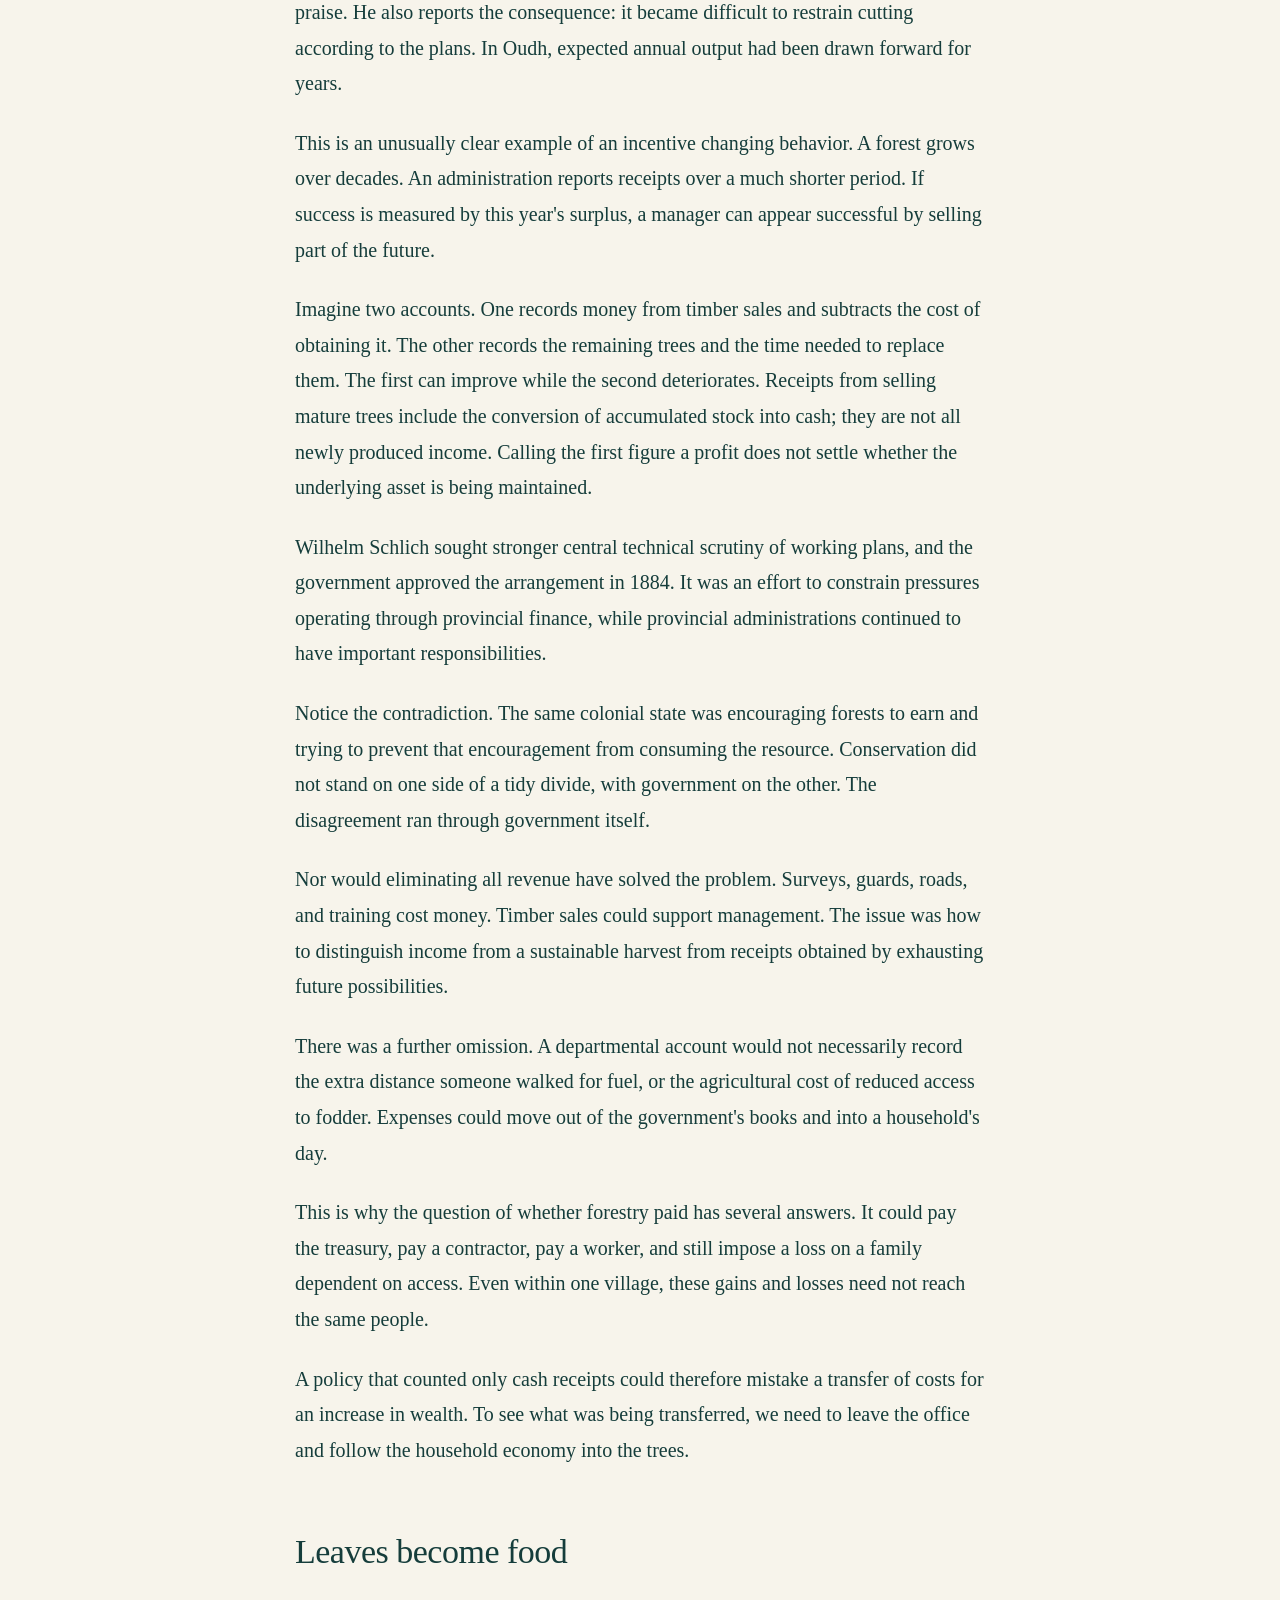
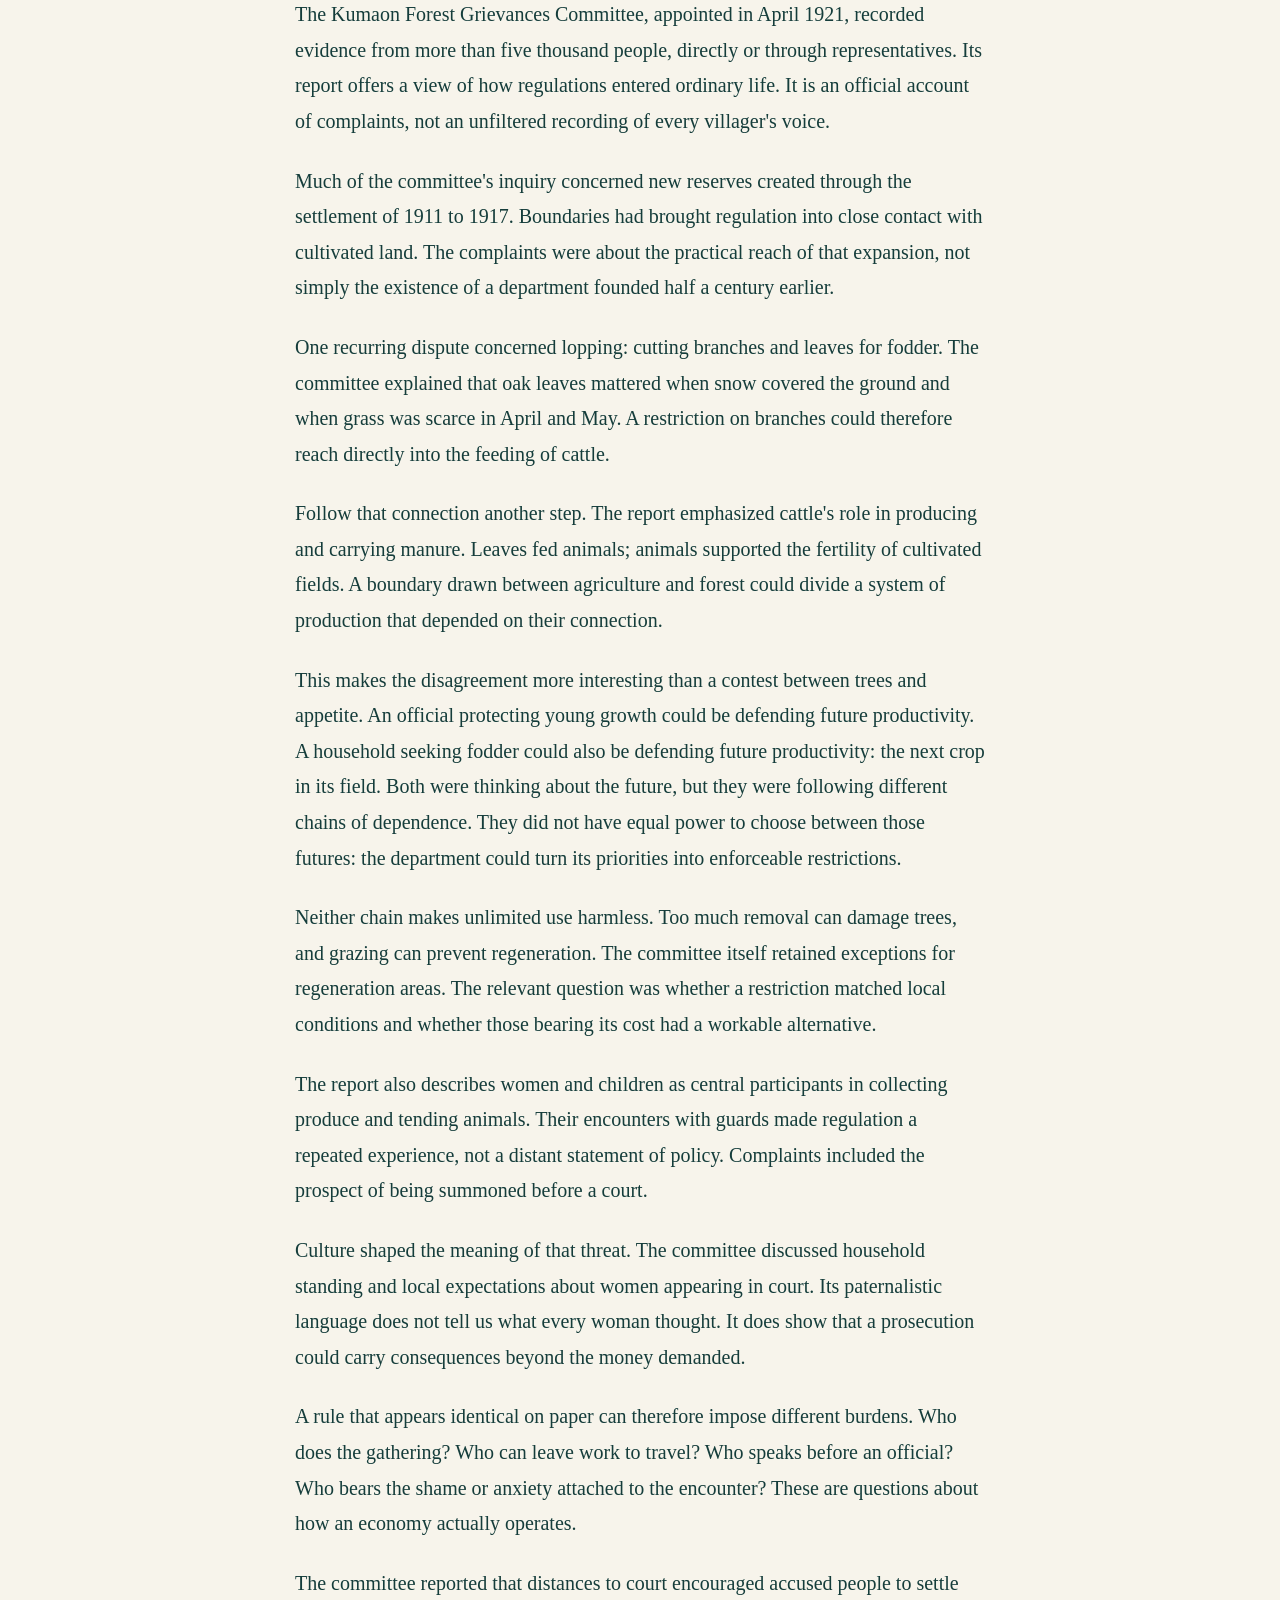
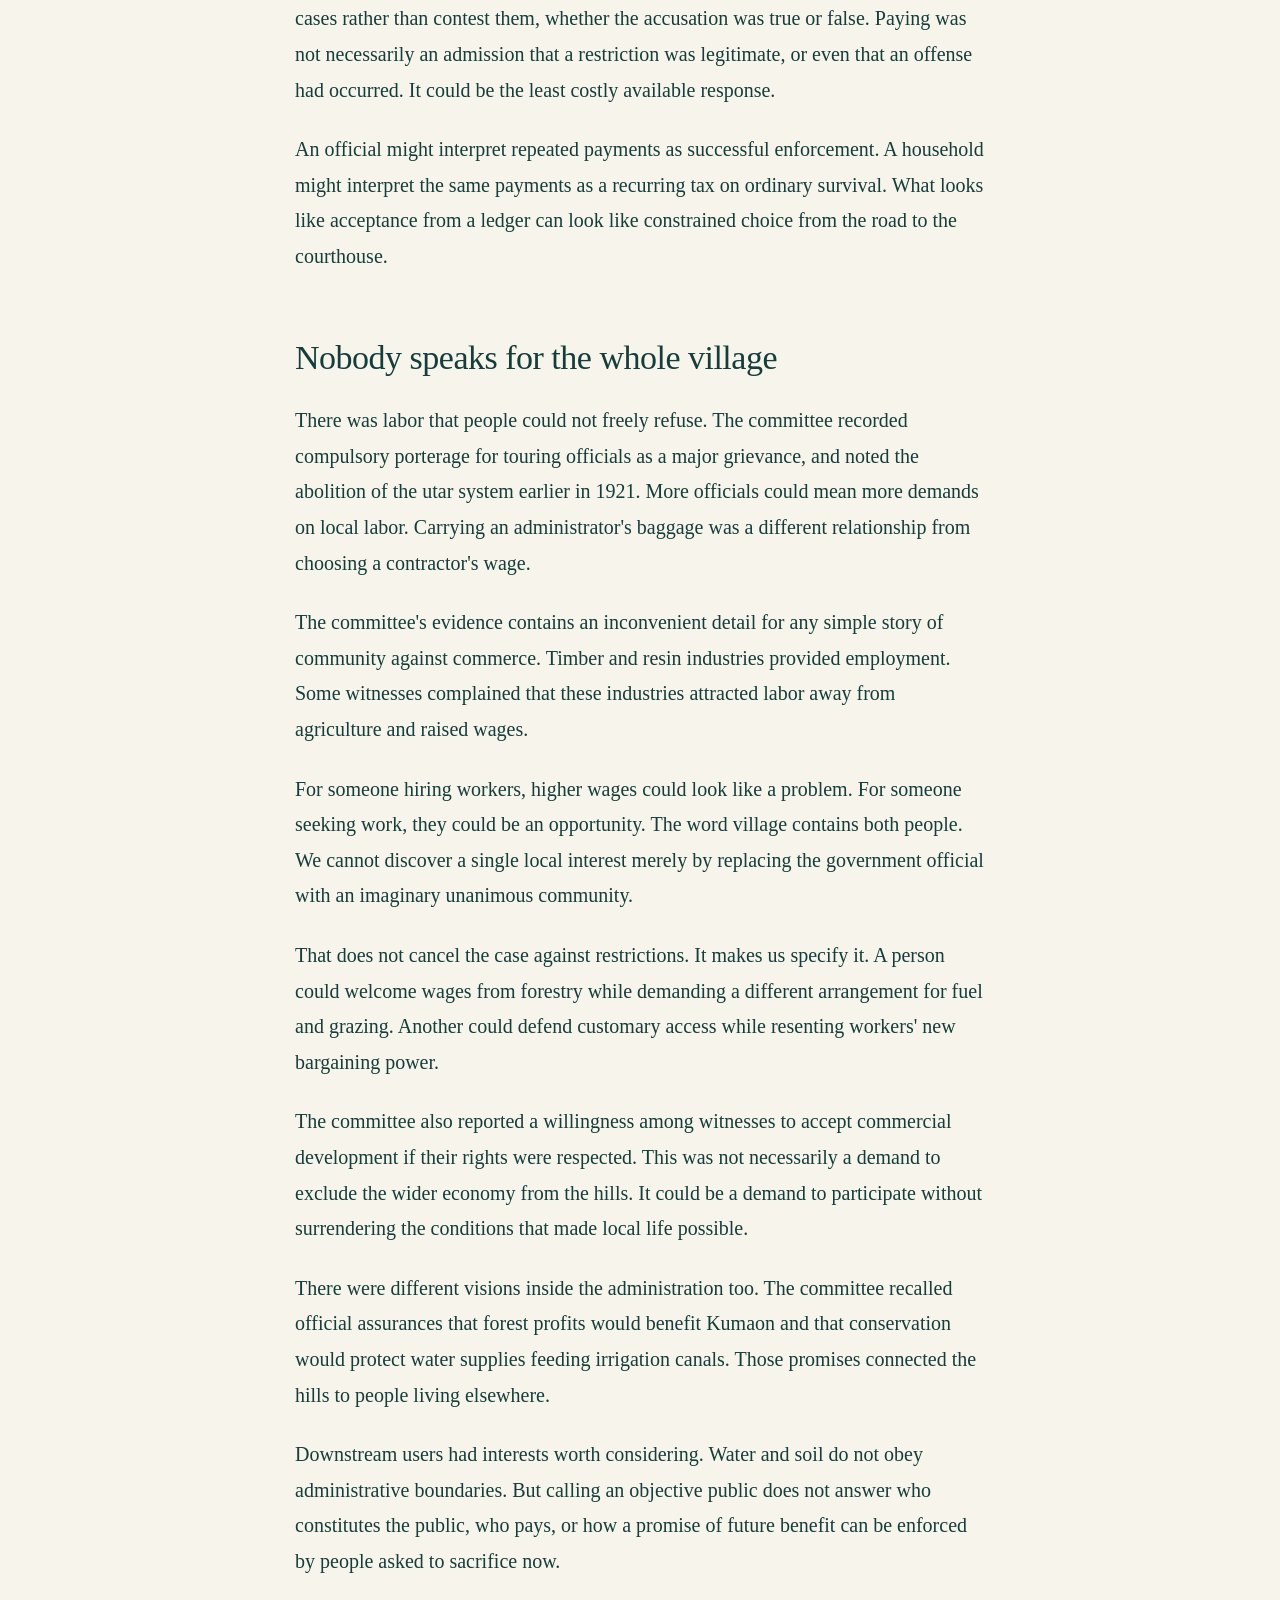
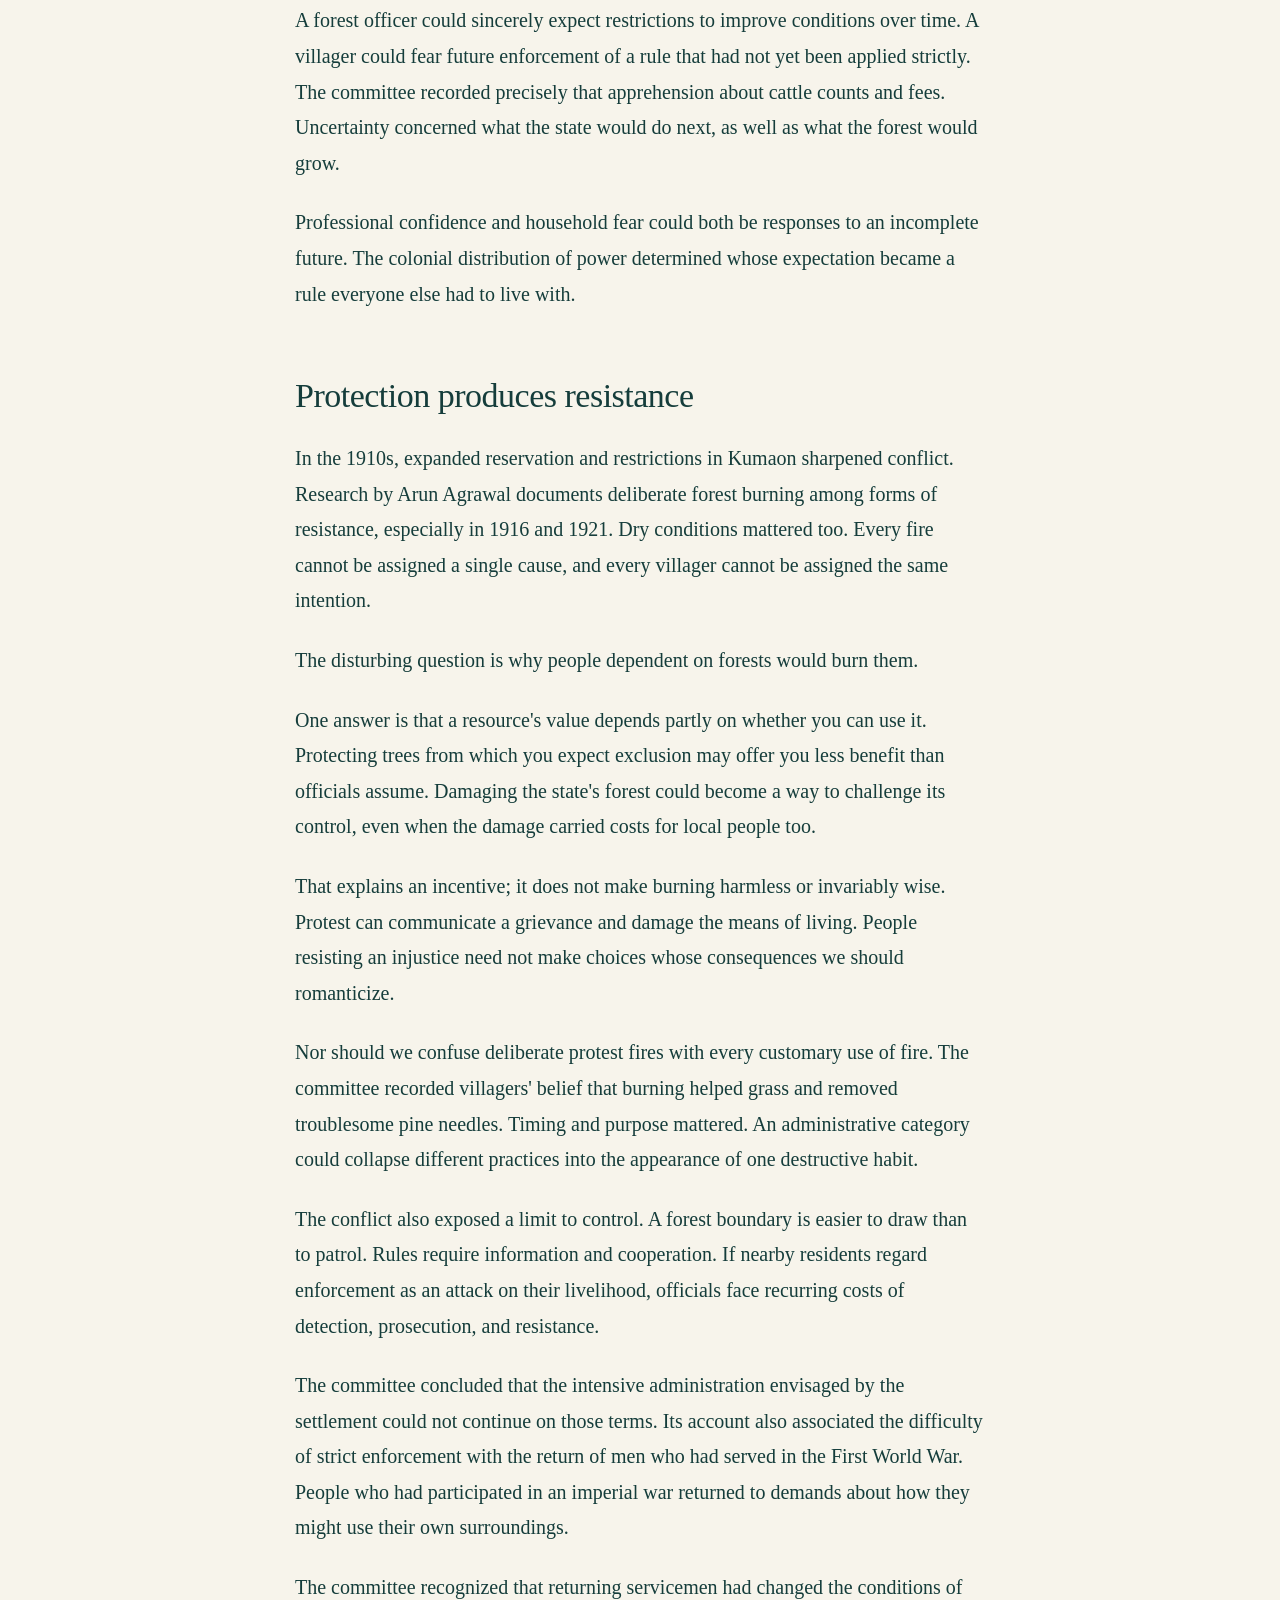
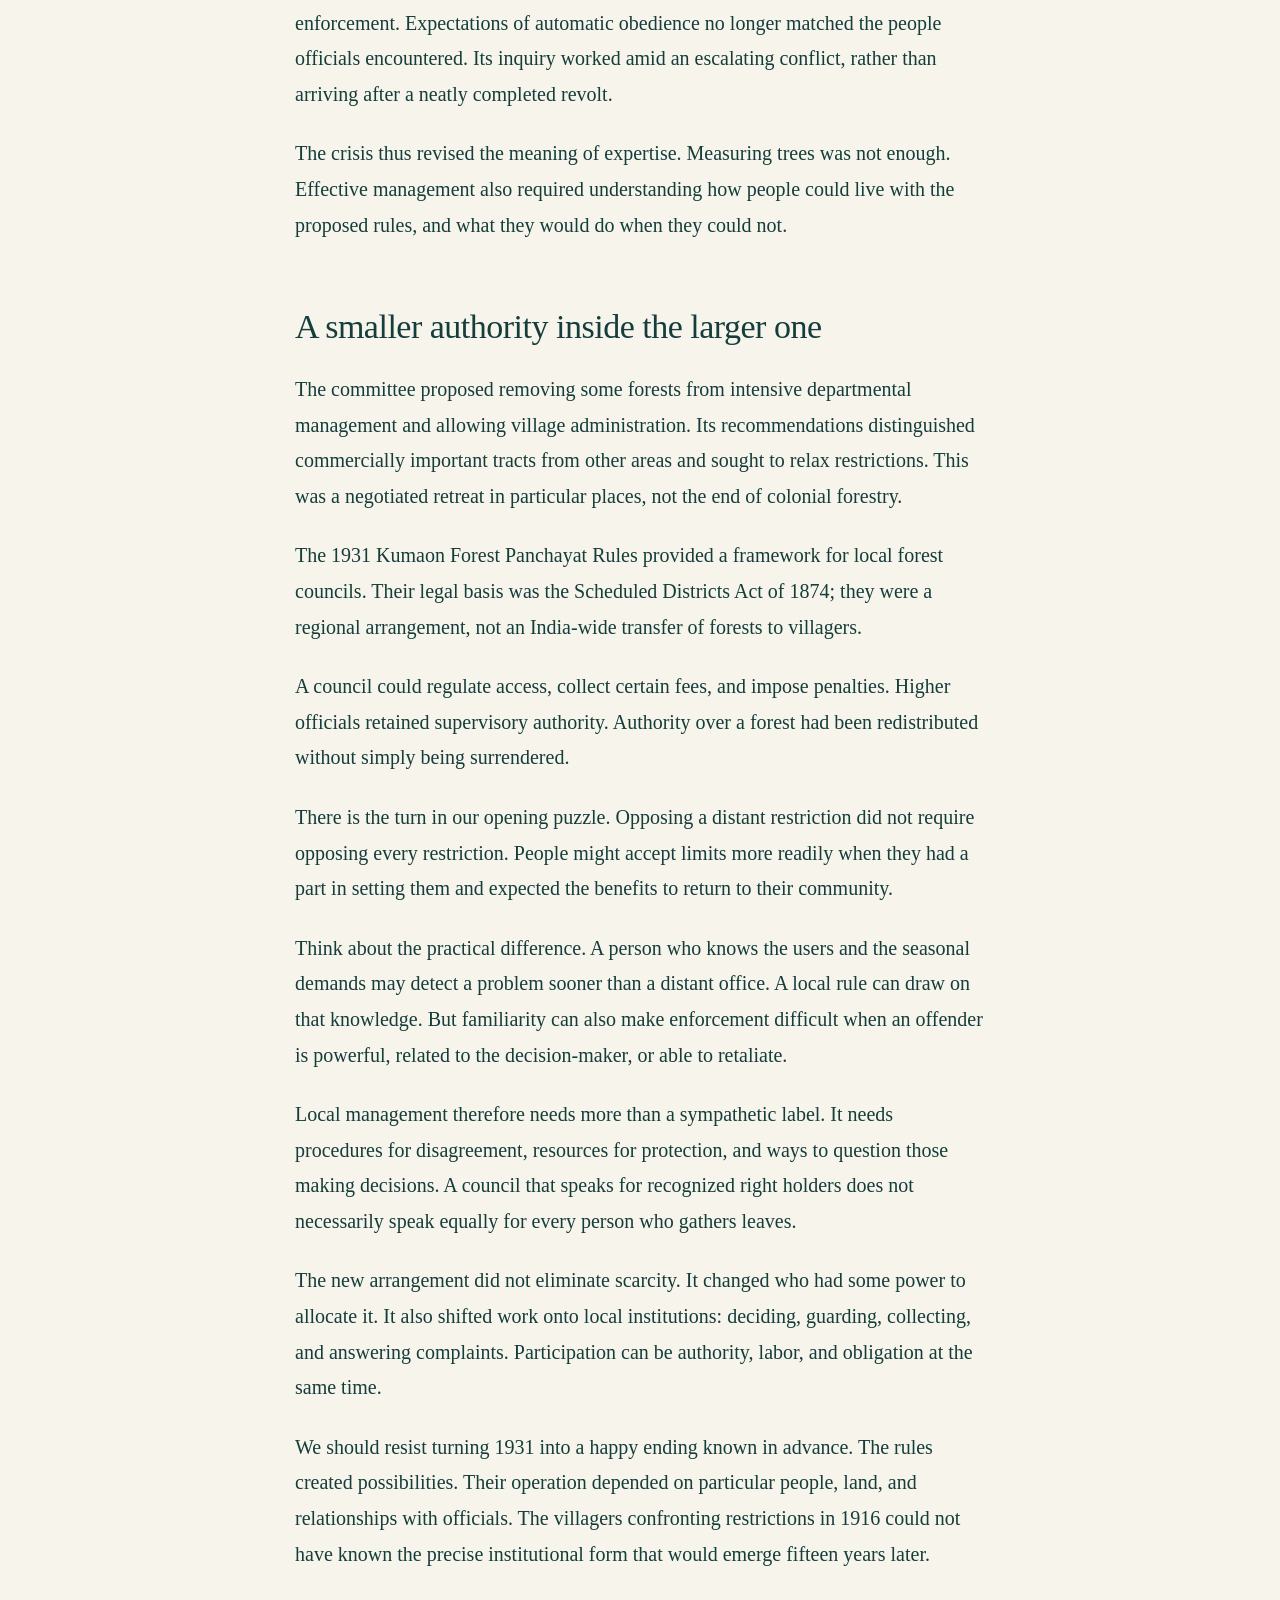
<file: minamata-lecture/index.html>
<!doctype html><html lang="en"><head><meta charset="utf-8"><meta name="viewport" content="width=device-width,initial-scale=1"><meta http-equiv="refresh" content="0;url=../colonial-forestry/"><link rel="canonical" href="https://scproom.github.io/Environemtal-Econ/colonial-forestry/"><title>The Forest That Had to Pay</title></head><body><p>The lecture now covers British colonial forestry in India. <a href="../colonial-forestry/">Read or listen to The Forest That Had to Pay</a>.</p></body></html>
</file>
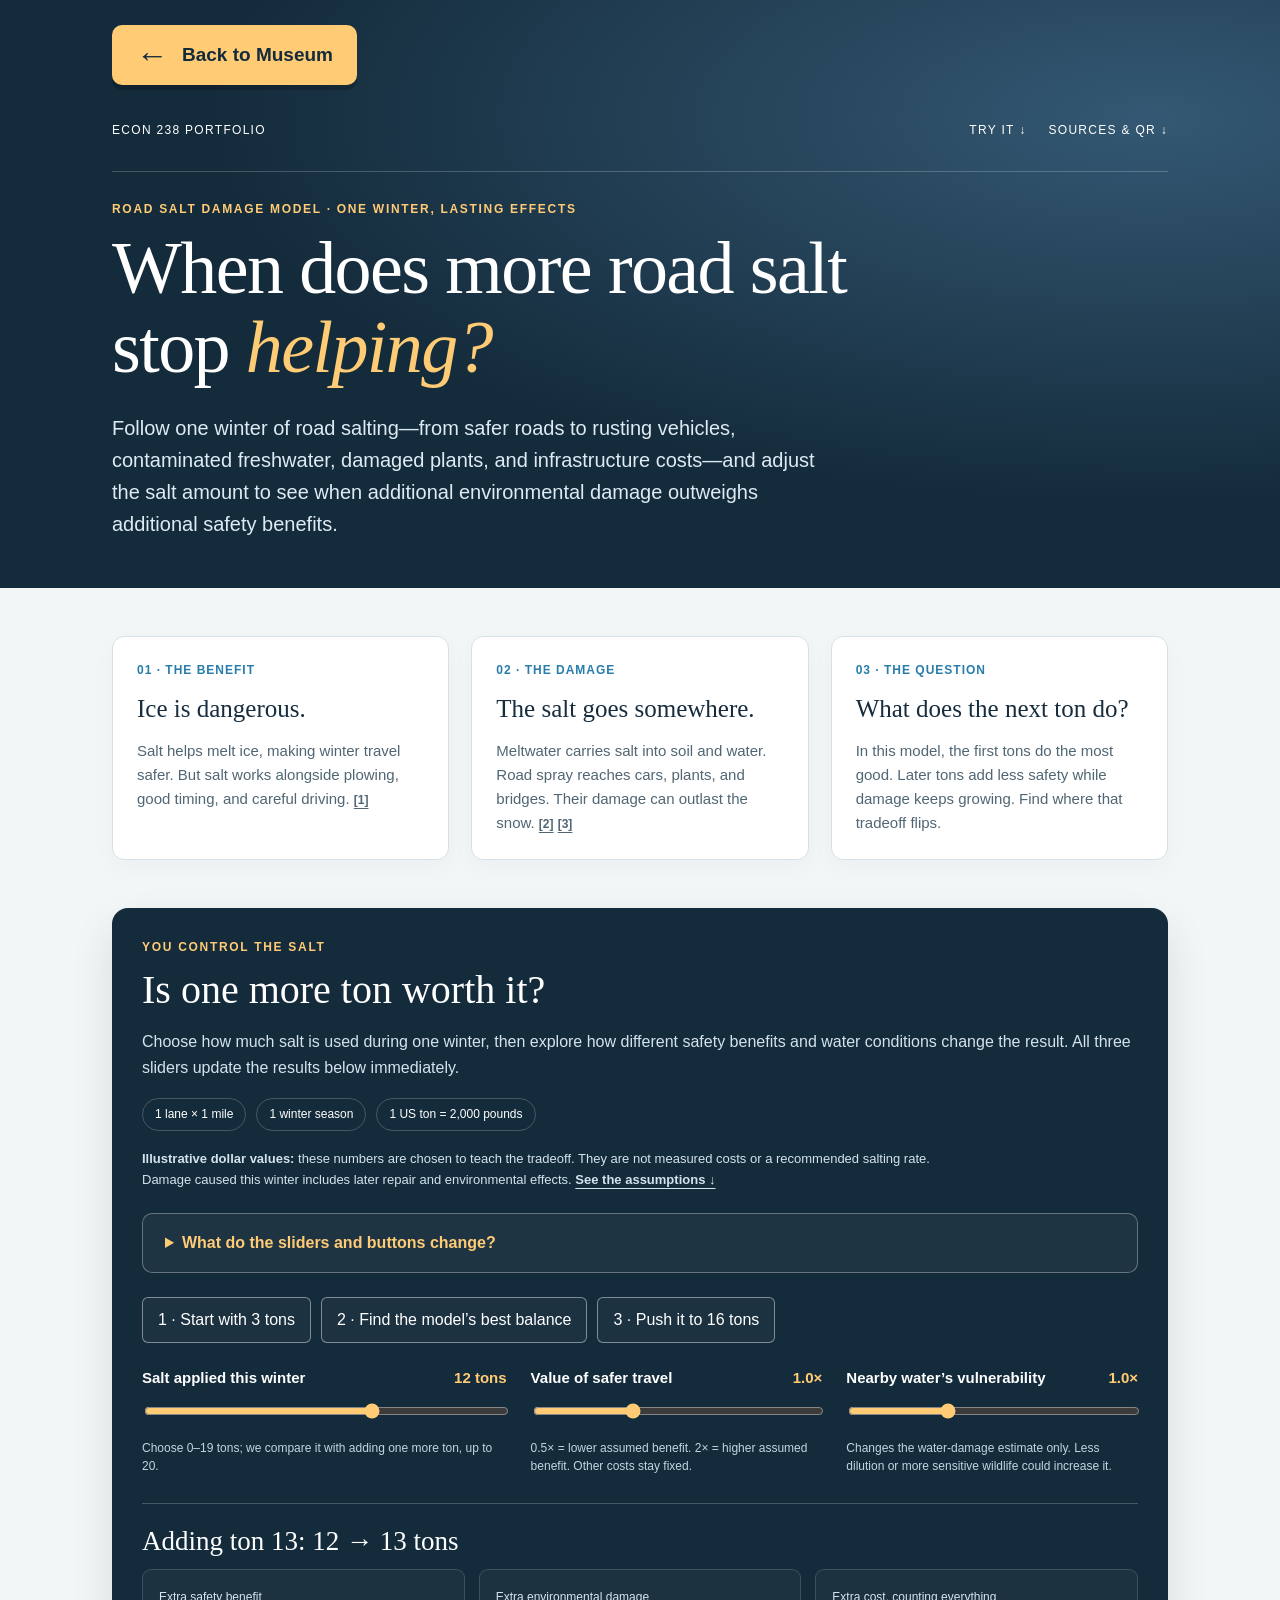
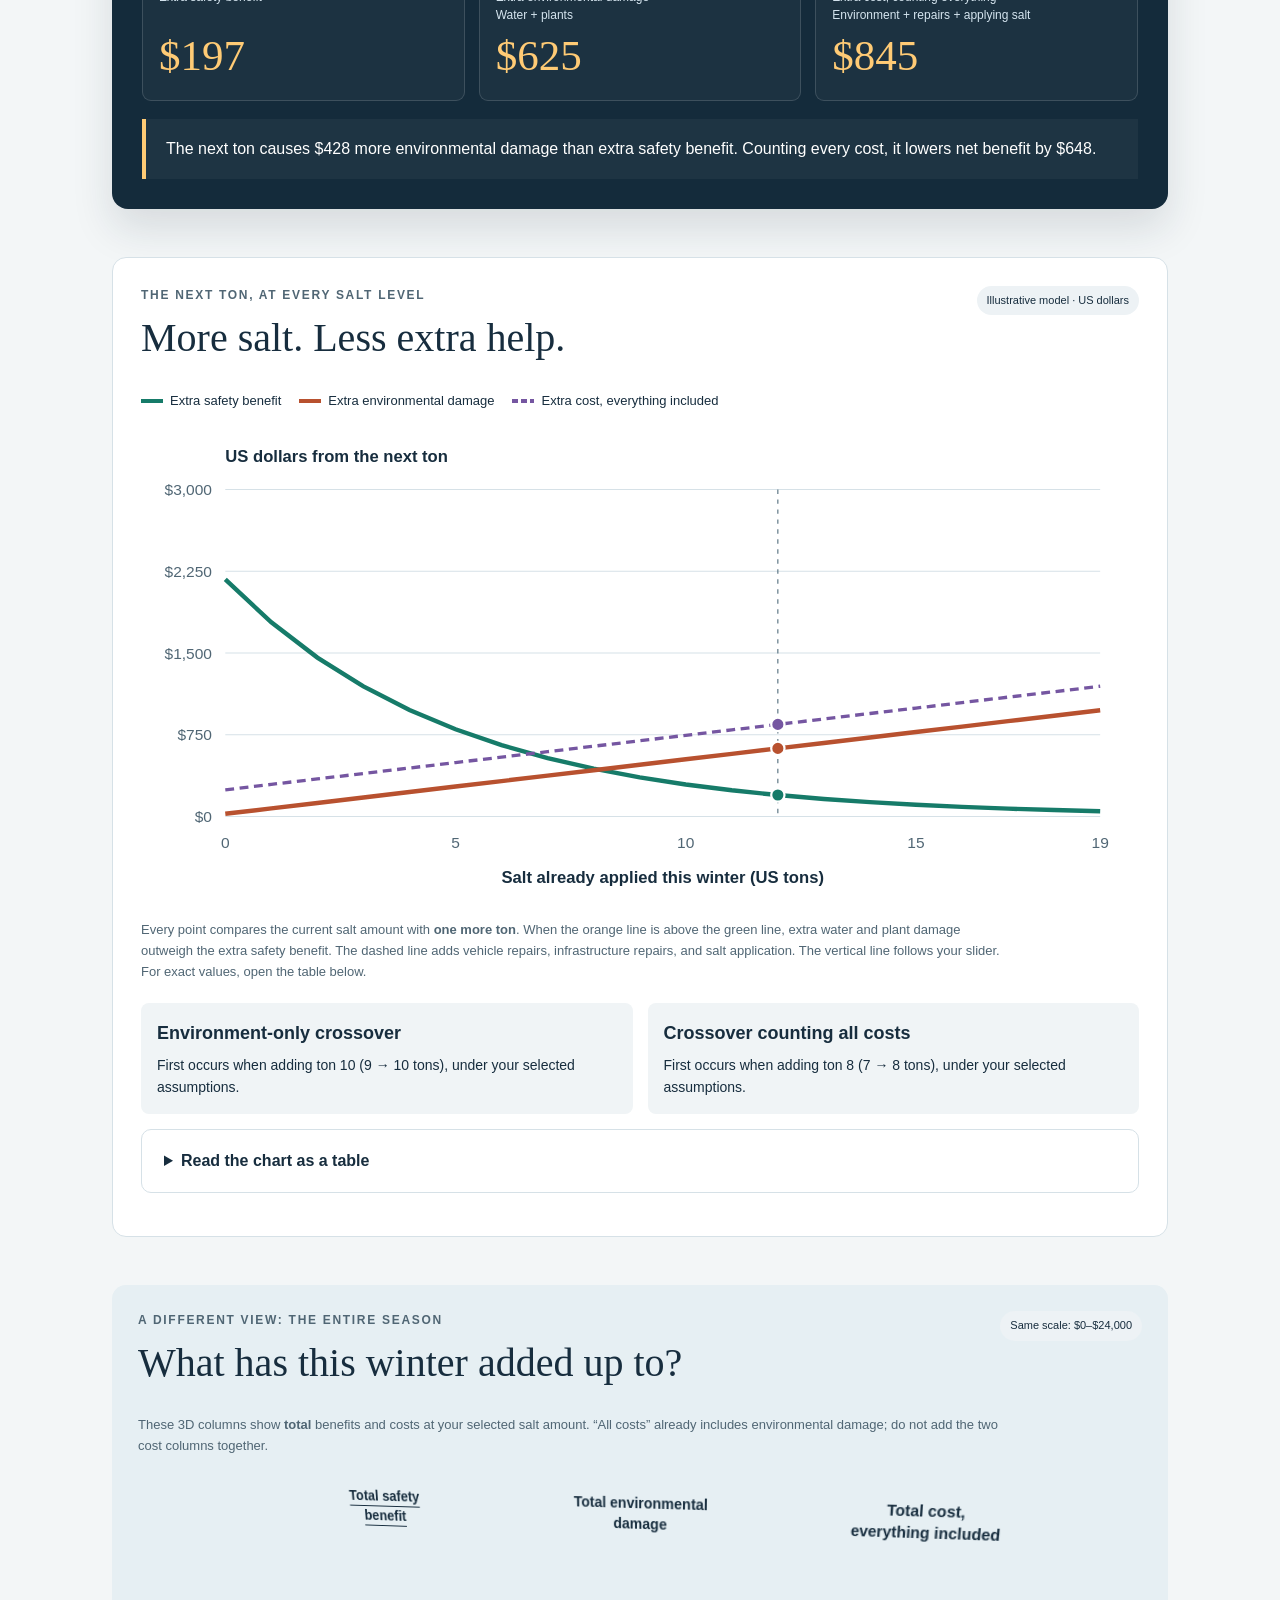
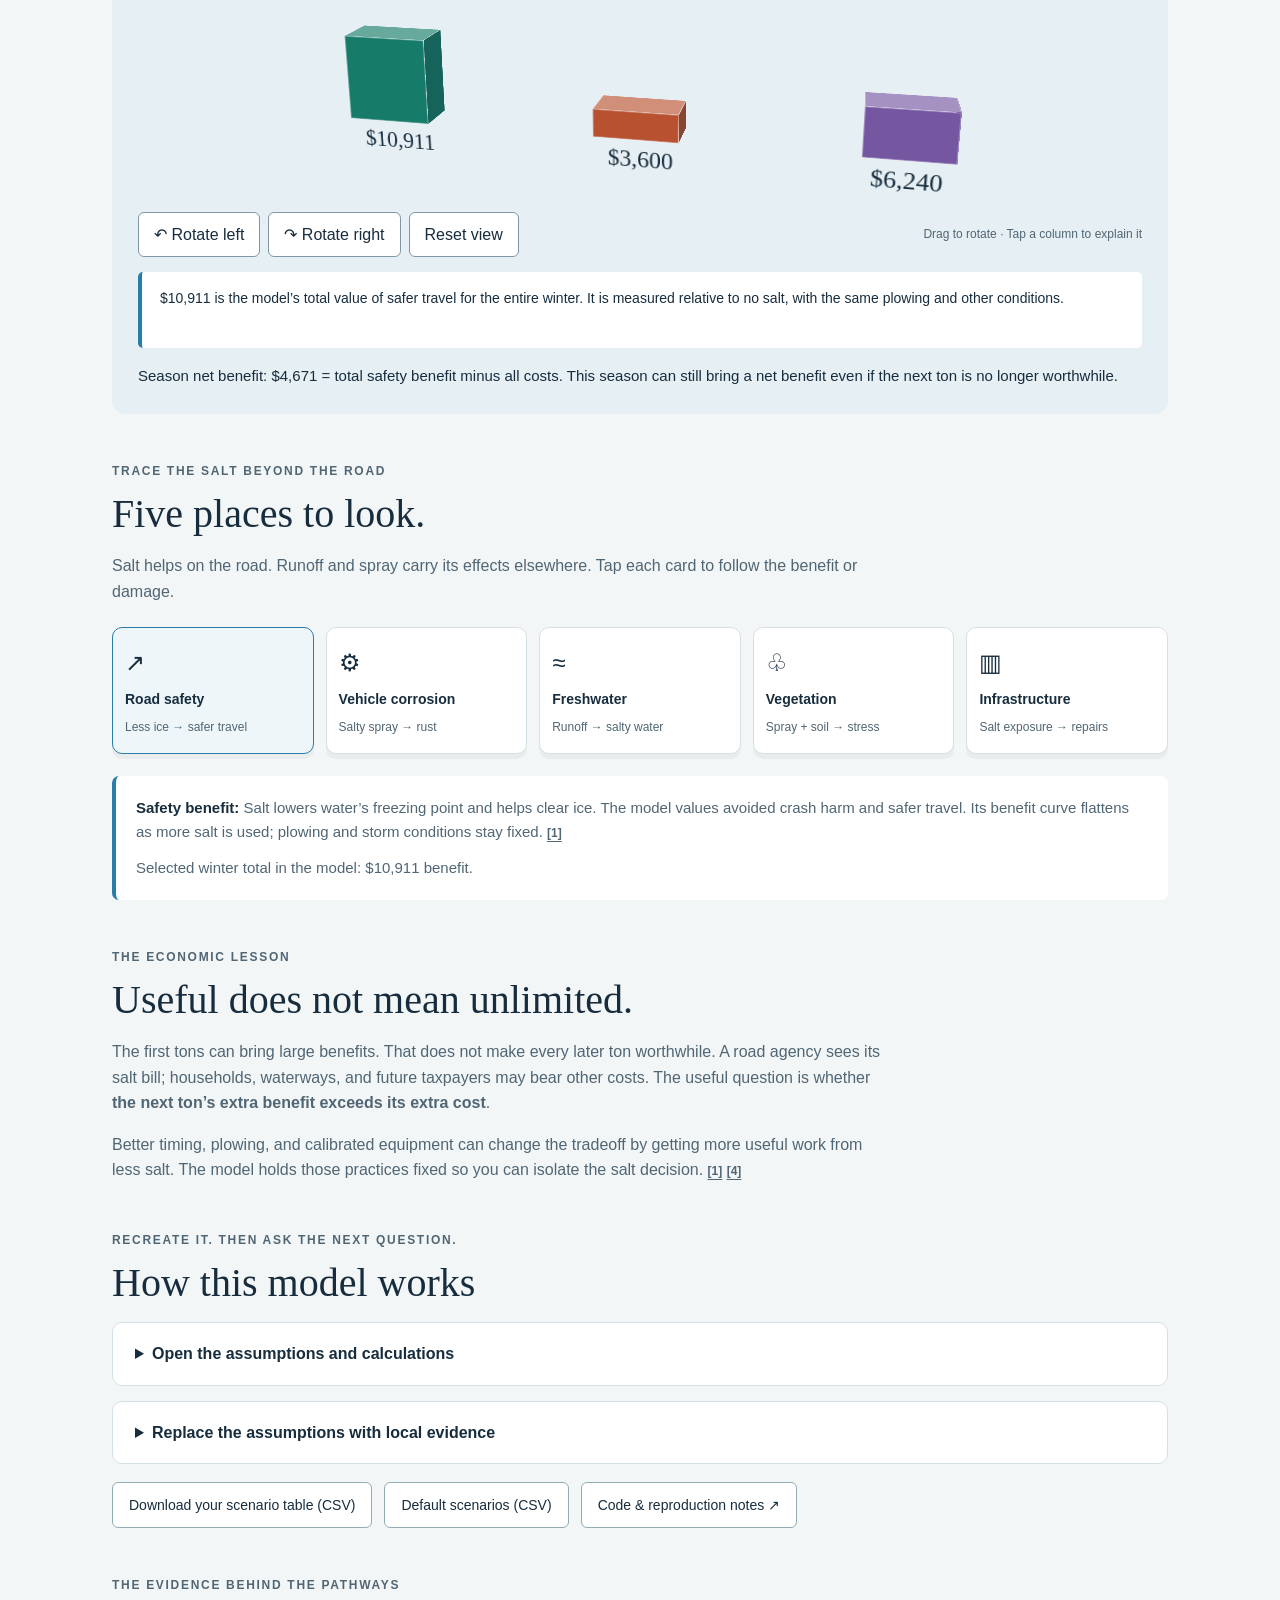
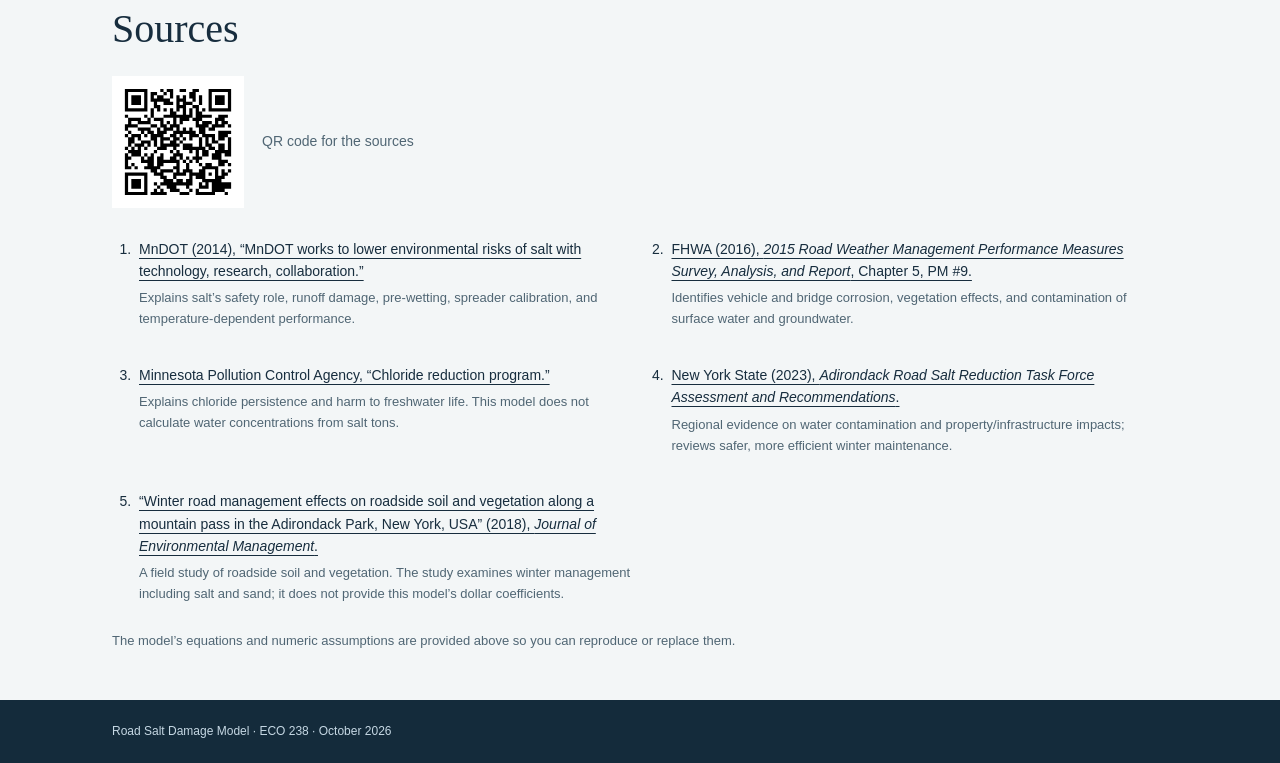
<file: road-salt/index.html>
<!doctype html>
<html lang="en">
<head>
<meta charset="utf-8"><meta name="viewport" content="width=device-width,initial-scale=1">
<title>When does more road salt stop helping? | Road Salt Damage Model</title>
<meta name="description" content="Follow one winter of road salting—from safer roads to rusting vehicles, contaminated freshwater, damaged plants, and infrastructure costs—and adjust the salt amount to see when additional environmental damage outweighs additional safety benefits.">
<meta property="og:type" content="website"><meta property="og:title" content="When does more road salt stop helping?">
<meta property="og:description" content="Follow one winter of road salting—from safer roads to rusting vehicles, contaminated freshwater, damaged plants, and infrastructure costs—and adjust the salt amount to see when additional environmental damage outweighs additional safety benefits.">
<meta property="og:url" content="https://scproom.github.io/Environemtal-Econ/road-salt/">
<meta property="og:image" content="https://scproom.github.io/Environemtal-Econ/road-salt/cover.png"><meta property="og:image:width" content="1200"><meta property="og:image:height" content="630"><meta property="og:image:alt" content="Extra safety benefits fall as road salt increases, while extra environmental damage rises; the lines cross in an illustrative model.">
<meta name="twitter:card" content="summary_large_image">
<style>
:root{--navy:#142b3b;--paper:#f3f6f7;--white:#fff;--ink:#172d3e;--muted:#506674;--line:#d6e1e7;--gold:#ffcb75;--good:#167b69;--bad:#b8512f;--blue:#287dab;--purple:#7556a1}
*{box-sizing:border-box}html{scroll-behavior:smooth}body{margin:0;color:var(--ink);background:var(--paper);font:16px/1.6 Arial,Helvetica,sans-serif}a{color:inherit;text-underline-offset:4px}button,input{font:inherit}button,a,input{touch-action:manipulation}button{cursor:pointer}a:focus-visible,button:focus-visible,input:focus-visible,summary:focus-visible{outline:3px solid #dc971d;outline-offset:4px}.wrap{max-width:1120px;margin:auto;padding:0 32px}.skip{position:absolute;left:20px;top:-80px;background:white;padding:12px;z-index:9}.skip:focus{top:10px}header{background:radial-gradient(ellipse at 90% 20%,#345873,transparent 58%),var(--navy);color:white;padding:25px 0 48px}.museum-button{display:inline-flex;align-items:center;gap:14px;background:var(--gold);color:var(--navy);text-decoration:none;padding:12px 24px;border-radius:10px;min-height:60px;font-size:19px;font-weight:bold;box-shadow:0 5px 0 #0003;margin-bottom:24px}.museum-button span{font-size:32px;line-height:1}.museum-button:hover{background:#ffdd9f}nav{display:flex;justify-content:space-between;align-items:center;gap:18px;flex-wrap:wrap;padding-bottom:18px;border-bottom:1px solid #ffffff35;font-size:12px;letter-spacing:1.3px;text-transform:uppercase}.navlinks{display:flex;gap:22px;flex-wrap:wrap}.navlinks a{min-height:44px;display:flex;align-items:center;text-decoration:none}.navlinks a:hover{text-decoration:underline}.kicker{color:var(--muted);font-size:12px;letter-spacing:1.7px;text-transform:uppercase;font-weight:700;margin:0 0 10px}header .kicker{color:var(--gold);margin-top:28px}h1,h2,h3{line-height:1.12}h1{font:normal clamp(43px,6.5vw,74px)/1.07 Georgia,serif;letter-spacing:-1.6px;margin:0;max-width:850px}h1 em{color:var(--gold);font-weight:normal}header .intro{max-width:730px;font-size:20px;color:#deebf3;margin:24px 0 0}h2{font:normal clamp(29px,4vw,40px)/1.15 Georgia,serif;margin:0 0 16px}h3{font:normal 25px/1.2 Georgia,serif;margin:0 0 12px}section{margin-top:48px}.lead{max-width:780px;color:var(--muted)}.story{display:grid;grid-template-columns:repeat(3,1fr);gap:22px}.story article{background:white;border:1px solid var(--line);border-radius:12px;padding:24px;box-shadow:0 8px 24px #142b3b08}.step{font-size:12px;letter-spacing:1px;font-weight:bold;color:var(--blue);display:block;margin-bottom:14px}.story p{color:var(--muted);margin-bottom:0;font-size:15px}.cite{font-size:12px;font-weight:bold;white-space:nowrap}
.lab{background:var(--navy);color:white;padding:30px;border-radius:16px;box-shadow:0 20px 40px #142b3b20}.lab .kicker{color:var(--gold)}.lab p{color:#d3e3ed}.scope{display:flex;flex-wrap:wrap;gap:10px;font-size:12px;margin:18px 0}.scope span{border:1px solid #ffffff35;border-radius:30px;padding:6px 12px}.assumptions{font-size:13px;max-width:820px}.assumptions a{font-weight:bold}.presets{display:flex;flex-wrap:wrap;gap:10px;margin:24px 0}.presets button,.view-controls button{background:#ffffff09;border:1px solid #ffffff70;border-radius:6px;color:white;min-height:44px;padding:9px 15px}.presets button:hover,.view-controls button:hover{background:#ffffff22}.presets button[aria-pressed=true]{background:var(--gold);color:var(--navy);border-color:var(--gold)}.controls{display:grid;grid-template-columns:1.25fr 1fr 1fr;gap:24px}.controls label{display:flex;justify-content:space-between;gap:12px;font-weight:bold;font-size:15px;line-height:1.4}.controls output{color:var(--gold);white-space:nowrap}.controls input{width:100%;height:42px;accent-color:var(--gold);cursor:ew-resize}.controls small{display:block;color:#c1d6e3;font-size:12px;line-height:1.5}.next-title{border-top:1px solid #ffffff35;margin-top:28px;padding-top:22px}.next-title h3{font:normal 27px Georgia,serif}.results{display:grid;grid-template-columns:repeat(3,1fr);gap:14px}.result{padding:18px 16px;background:#ffffff09;border:1px solid #ffffff25;border-radius:9px}.result .label{display:block;font-size:12px;line-height:1.5;color:#d5e5ef;min-height:36px}.big{display:block;font:normal clamp(29px,4vw,43px)/1.2 Georgia,serif;color:var(--gold);font-variant-numeric:tabular-nums;margin-top:6px}.verdict{padding:17px 20px;border-left:4px solid var(--gold);background:#ffffff0b;margin:18px 0 0}.verdict p{margin:0;color:white}.verdict strong{color:var(--gold)}
.visual{padding:28px;background:white;border:1px solid var(--line);border-radius:14px}.visual-head{display:flex;justify-content:space-between;gap:16px;flex-wrap:wrap}.badge{font-size:11px;background:#edf2f5;padding:6px 10px;border-radius:20px;height:fit-content}.chart{width:100%;height:auto;display:block;margin:8px 0}.chart text{font-family:Arial,sans-serif;fill:var(--muted);font-size:14px}.chart .axis-label{font-size:15px;font-weight:bold;fill:var(--ink)}.legend{display:flex;gap:18px;flex-wrap:wrap;font-size:13px;margin:14px 0}.legend span{display:flex;gap:7px;align-items:center}.legend i{width:22px;height:4px;display:inline-block}.legend .all{background:repeating-linear-gradient(90deg,var(--purple) 0 6px,transparent 6px 9px)}.caption{font-size:13px;color:var(--muted);max-width:860px}.thresholds{display:grid;grid-template-columns:1fr 1fr;gap:15px;margin-top:20px}.thresholds p{margin:0;padding:16px;background:#f0f4f6;border-radius:8px;font-size:14px}.thresholds strong{display:block;font-size:18px;margin-bottom:6px}.table-wrap{overflow:auto;border:1px solid var(--line);border-radius:8px}table{width:100%;border-collapse:collapse;font-size:13px}th,td{text-align:right;padding:10px 12px;border-bottom:1px solid var(--line);white-space:nowrap}th:first-child,td:first-child{text-align:left}th{background:#edf3f5}
.season{background:#e6eff3;padding:26px;border-radius:14px;overflow:hidden}.season-head{display:flex;justify-content:space-between;gap:12px;flex-wrap:wrap}.scene-shell{perspective:1000px;padding:24px 0 0}.scene{display:grid;grid-template-columns:repeat(3,1fr);gap:18px;max-width:780px;margin:auto;transform-style:preserve-3d;transform:rotateX(var(--pitch,-15deg)) rotateY(var(--yaw,-12deg));transition:transform .25s;touch-action:pan-y;cursor:grab;user-select:none}.scene.dragging{cursor:grabbing;transition:none}.pillar-button{border:0;background:transparent;padding:0 8px 15px;color:var(--ink);text-align:center;transform-style:preserve-3d;min-width:0}.pillar-button .pillar-name{display:block;font-weight:bold;font-size:14px;min-height:44px;line-height:1.4}.pillar-space{display:block;position:relative;height:200px;transform-style:preserve-3d}.pillar{position:absolute;bottom:0;left:50%;width:88px;margin-left:-44px;height:var(--height,100px);transform-style:preserve-3d;transition:height .5s}.pillar .front{position:absolute;inset:0;background:var(--bar);transform:translateZ(22px);border:1px solid #ffffff55}.pillar .side{position:absolute;top:0;bottom:0;width:44px;left:22px;background:color-mix(in srgb,var(--bar) 70%,#142b3b);transform:rotateY(90deg) translateZ(44px)}.pillar .top{position:absolute;left:0;width:88px;height:44px;top:-22px;background:color-mix(in srgb,var(--bar) 65%,white);transform:rotateX(90deg);border:1px solid #ffffff55;opacity:var(--visible,1)}.pillar-value{display:block;font:normal 25px Georgia,serif;margin-top:16px;white-space:nowrap}.pillar-button[aria-pressed=true] .pillar-name{text-decoration:underline;text-underline-offset:5px}.view-controls{display:flex;gap:8px;align-items:center;flex-wrap:wrap;margin:15px 0}.view-controls button{color:var(--ink);border-color:#8197a3;background:white}.view-controls span{font-size:12px;color:var(--muted);margin-left:auto}.detail{padding:15px 18px;background:white;border-left:4px solid var(--blue);border-radius:5px;font-size:14px;min-height:76px}.season-total{font-size:15px;margin:16px 0 0}.pathways{display:grid;grid-template-columns:repeat(5,1fr);gap:12px;margin:22px 0}.pathways button{background:white;border:1px solid var(--line);border-radius:10px;padding:16px 12px;text-align:left;color:var(--ink);box-shadow:0 5px 0 #142b3b0c;min-height:125px}.pathways button:hover,.pathways button[aria-pressed=true]{border-color:var(--blue);background:#eef6fa}.icon{font-size:24px;display:block;margin-bottom:8px}.pathways strong{display:block;font-size:14px;line-height:1.4}.pathways small{display:block;color:var(--muted);font-size:12px;margin-top:8px}.path-detail{background:white;padding:20px;border-left:4px solid var(--blue);border-radius:7px;min-height:100px}.path-detail p{margin:0;color:var(--muted);font-size:15px}.path-detail strong{color:var(--ink)}
details{border:1px solid var(--line);border-radius:10px;background:white;margin:15px 0}summary{cursor:pointer;padding:18px 22px;font-weight:bold;min-height:54px}details .inside{padding:0 22px 20px;font-size:14px;color:var(--muted)}details p{margin-top:0}.formulas{font:13px/1.8 monospace;background:#edf3f5;padding:15px;border-radius:6px;overflow-wrap:anywhere}.downloads{display:flex;gap:12px;flex-wrap:wrap;margin:18px 0}.downloads a,.downloads button{display:inline-flex;align-items:center;min-height:46px;border:1px solid #94aab7;background:white;border-radius:6px;padding:10px 16px;text-decoration:none;font-size:14px;color:var(--ink)}.sources{display:grid;grid-template-columns:1fr 1fr;gap:16px 32px;padding-left:23px;font-size:14px}.sources li{padding:6px 4px;scroll-margin-top:20px}.sources p{font-size:13px;color:var(--muted);margin:6px 0}.sources a{overflow-wrap:anywhere}.source-qr{display:flex;align-items:center;gap:18px;margin:24px 0}.source-qr img{width:132px;height:132px;display:block;background:white}.source-qr figcaption{font-size:14px;color:var(--muted)}footer{margin-top:48px;background:var(--navy);color:#c6d8e4;padding:22px 0;font-size:12px}#try,#sources{scroll-margin-top:20px}
.control-guide{background:#ffffff0b;border-color:#ffffff50;margin:22px 0}.control-guide summary{color:var(--gold);line-height:1.4}.control-guide .inside{color:#deebf3}.control-guide .inside p{color:#deebf3;margin:0 0 14px}.control-guide .inside p:last-child{margin-bottom:0}.control-guide strong{color:white}.control-guide .guide-note{border-top:1px solid #ffffff35;padding-top:14px;font-size:13px}
@media(max-width:700px){.wrap{padding:0 16px}header{padding-top:20px;padding-bottom:32px}.museum-button{font-size:18px;min-height:56px;padding:12px 20px}nav{font-size:10px;letter-spacing:.6px;gap:8px}.navlinks{gap:18px}h1{letter-spacing:-1px}header .intro{font-size:18px}section{margin-top:32px}.story{grid-template-columns:1fr;gap:12px}.story article{padding:20px}.story h3{font-size:24px}.story p{margin-top:8px}.step{margin-bottom:9px}.lab{padding:22px 18px}.controls{grid-template-columns:1fr;gap:20px}.controls label{font-size:16px}.presets{display:grid;grid-template-columns:1fr;gap:8px}.presets button{text-align:left;padding:12px}.results{grid-template-columns:1fr 1fr;gap:9px}.result{padding:14px 11px}.result:last-child{grid-column:1/-1}.result .label{min-height:0}.big{font-size:34px}.visual{padding:20px 12px}.visual h2{font-size:29px}.thresholds{grid-template-columns:1fr}.season{padding:20px 12px}.scene{gap:5px;transform:rotateX(var(--pitch,-15deg)) rotateY(var(--yaw,-8deg))}.pillar-button{padding:0 2px 14px}.pillar-button .pillar-name{font-size:12px;min-height:44px}.pillar-space{height:170px}.pillar{width:52px;margin-left:-26px;height:calc(var(--height)*.85)}.pillar .front{transform:translateZ(14px)}.pillar .side{width:28px;left:12px;transform:rotateY(90deg) translateZ(26px)}.pillar .top{width:52px;height:28px;top:-14px}.pillar-value{font-size:19px}.view-controls span{margin-left:0;width:100%}.pathways{grid-template-columns:1fr 1fr;gap:10px}.pathways button{min-height:118px}.pathways button:last-child{grid-column:1/-1;min-height:90px}.pathways button:last-child .icon{float:left;margin-right:16px}.sources{grid-template-columns:1fr;gap:8px}.source-qr img{width:120px;height:120px}.downloads a,.downloads button{width:100%}.chart text{font-size:17px}.chart .axis-label{font-size:17px}}
.chart-scroll{overflow-x:auto;overscroll-behavior-x:contain}.mobile-chart-hint{display:none}@media(max-width:700px){.chart{min-width:580px}.chart-scroll{margin-right:-2px}.mobile-chart-hint{display:block;font-size:12px;color:var(--muted)}.pillar-button .pillar-name{min-height:64px}}
@media(prefers-reduced-motion:reduce){html{scroll-behavior:auto}.scene,.pillar{transition:none}}
@media print{header,.lab{-webkit-print-color-adjust:exact;print-color-adjust:exact}.controls,.presets,.view-controls,.downloads{display:none}.scene{transform:none}section{break-inside:avoid}.wrap{max-width:none}}
</style>
</head>
<body>
<a class="skip" href="#main">Skip to exhibit</a>
<header><div class="wrap"><a class="museum-button" href="https://rochesterrizzo.github.io/Rizzo-Hours/show-me/museum/"><span aria-hidden="true">←</span> Back to Museum</a><nav aria-label="Page navigation"><span>Econ 238 Portfolio</span><div class="navlinks"><a href="#try">Try it ↓</a><a href="#sources">Sources &amp; QR ↓</a></div></nav><p class="kicker">Road Salt Damage Model · One winter, lasting effects</p><h1>When does more road salt<br>stop <em>helping?</em></h1><p class="intro">Follow one winter of road salting—from safer roads to rusting vehicles, contaminated freshwater, damaged plants, and infrastructure costs—and adjust the salt amount to see when additional environmental damage outweighs additional safety benefits.</p></div></header>
<main id="main" class="wrap">
<section aria-label="The story in three steps" class="story"><article><span class="step">01 · THE BENEFIT</span><h3>Ice is dangerous.</h3><p>Salt helps melt ice, making winter travel safer. But salt works alongside plowing, good timing, and careful driving. <a class="cite" href="#source-1">[1]</a></p></article><article><span class="step">02 · THE DAMAGE</span><h3>The salt goes somewhere.</h3><p>Meltwater carries salt into soil and water. Road spray reaches cars, plants, and bridges. Their damage can outlast the snow. <a class="cite" href="#source-2">[2]</a> <a class="cite" href="#source-3">[3]</a></p></article><article><span class="step">03 · THE QUESTION</span><h3>What does the next ton do?</h3><p>In this model, the first tons do the most good. Later tons add less safety while damage keeps growing. Find where that tradeoff flips.</p></article></section>
<section id="try" class="lab" aria-labelledby="lab-title"><p class="kicker">You control the salt</p><h2 id="lab-title">Is one more ton worth it?</h2><p>Choose how much salt is used during one winter, then explore how different safety benefits and water conditions change the result. All three sliders update the results below immediately.</p><div class="scope"><span>1 lane × 1 mile</span><span>1 winter season</span><span>1 US ton = 2,000 pounds</span></div><p class="assumptions"><strong>Illustrative dollar values:</strong> these numbers are chosen to teach the tradeoff. They are not measured costs or a recommended salting rate. Damage caused this winter includes later repair and environmental effects. <a href="#method">See the assumptions ↓</a></p><details class="control-guide"><summary>What do the sliders and buttons change?</summary><div class="inside"><p><strong>Salt applied this winter:</strong> sets the total salt spread on one lane over one mile during the season. At 12 tons, the first results compare 12 tons with 13 tons—what happens if you add one more?</p><p><strong>Value of safer travel:</strong> changes how much the model values the safety gained from salt. Start at 1.0×. At 2.0×, the estimated safety benefit is twice as large; at 0.5×, it is half as large. This changes the dollar value of safer travel, not the weather, salt amount, or damage costs.</p><p><strong>Nearby water’s vulnerability:</strong> changes only the estimated freshwater damage. Start at 1.0×. At 2.0×, water damage doubles; at 0.5×, it halves. This lets you explore places where water is more or less affected by salt. Plant damage, vehicle rust, and infrastructure costs stay the same.</p><p><strong>Example buttons:</strong> “Start with 3 tons” and “Push it to 16 tons” move the salt slider to those amounts. “Find the model’s best balance” chooses the salt amount with the largest total safety benefit minus all costs, using your current safety and water settings. The buttons keep those two settings as you chose them.</p><p><strong>Read the results:</strong> the three dollar amounts and line chart show the effect of <em>one additional ton</em>. The 3D columns farther down show totals for the <em>whole winter</em>. If extra environmental damage is greater than extra safety benefit, that next ton adds more harm to water and plants than safety value in this model.</p><p class="guide-note">These are adjustable teaching assumptions, not forecasts for a real road. You can change one slider at a time to see what it does.</p></div></details><div class="presets" aria-label="Example scenarios"><button type="button" data-preset="early" aria-pressed="false">1 · Start with 3 tons</button><button type="button" data-preset="best" aria-pressed="false">2 · Find the model’s best balance</button><button type="button" data-preset="late" aria-pressed="false">3 · Push it to 16 tons</button></div><div class="controls"><div><label for="salt">Salt applied this winter <output id="salt-out" for="salt">12 tons</output></label><input id="salt" type="range" min="0" max="19" step="1" value="12"><small>Choose 0–19 tons; we compare it with adding one more ton, up to 20.</small></div><div><label for="safety">Value of safer travel <output id="safety-out" for="safety">1.0×</output></label><input id="safety" type="range" min="0.5" max="2" step="0.1" value="1"><small>0.5× = lower assumed benefit. 2× = higher assumed benefit. Other costs stay fixed.</small></div><div><label for="water">Nearby water’s vulnerability <output id="water-out" for="water">1.0×</output></label><input id="water" type="range" min="0.5" max="2" step="0.1" value="1"><small>Changes the water-damage estimate only. Less dilution or more sensitive wildlife could increase it.</small></div></div><div class="next-title"><h3 id="next-title">Adding ton 13: 12 → 13 tons</h3></div><div class="results" aria-label="Effects of the next ton"><div class="result"><span class="label">Extra safety benefit</span><output class="big" id="next-benefit">—</output></div><div class="result"><span class="label">Extra environmental damage<br>Water + plants</span><output class="big" id="next-environment">—</output></div><div class="result"><span class="label">Extra cost, counting everything<br>Environment + repairs + applying salt</span><output class="big" id="next-cost">—</output></div></div><div class="verdict" aria-live="polite" aria-atomic="true"><p id="verdict">Loading the model…</p></div><noscript><p>Turn on JavaScript to use the sliders. The <a href="scenarios.csv">downloadable scenario table</a> contains the default calculations.</p></noscript></section>
<section class="visual" aria-labelledby="chart-title"><div class="visual-head"><div><p class="kicker">The next ton, at every salt level</p><h2 id="chart-title">More salt. Less extra help.</h2></div><span class="badge">Illustrative model · US dollars</span></div><div class="legend"><span><i style="background:var(--good)"></i>Extra safety benefit</span><span><i style="background:var(--bad)"></i>Extra environmental damage</span><span><i class="all"></i>Extra cost, everything included</span></div><p class="mobile-chart-hint">Swipe the chart sideways to see the full salt range.</p><div class="chart-scroll" tabindex="0" role="region" aria-label="Benefit and damage chart; scroll sideways on small screens"><svg id="chart" class="chart" viewBox="0 0 900 420" role="img" aria-labelledby="chart-svg-title chart-svg-desc"><title id="chart-svg-title">The benefit and cost of adding the next ton of road salt</title><desc id="chart-svg-desc">The green safety line falls as salt use increases. The orange environmental-damage line rises. A dashed purple line includes all costs. A vertical line marks the selected salt amount.</desc><g id="chart-grid"></g><path id="benefit-path" fill="none" stroke="#167b69" stroke-width="4"></path><path id="environment-path" fill="none" stroke="#b8512f" stroke-width="4"></path><path id="cost-path" fill="none" stroke="#7556a1" stroke-width="3" stroke-dasharray="8 5"></path><line id="selected-line" y1="50" y2="345" stroke="#526d7d" stroke-dasharray="4 5"></line><g id="selected-dots"></g><text x="76" y="25" class="axis-label">US dollars from the next ton</text><text x="470" y="405" text-anchor="middle" class="axis-label">Salt already applied this winter (US tons)</text></svg></div><p class="caption">Every point compares the current salt amount with <strong>one more ton</strong>. When the orange line is above the green line, extra water and plant damage outweigh the extra safety benefit. The dashed line adds vehicle repairs, infrastructure repairs, and salt application. The vertical line follows your slider. For exact values, open the table below.</p><div class="thresholds"><p id="environment-threshold"></p><p id="all-threshold"></p></div><details><summary>Read the chart as a table</summary><div class="inside"><div class="table-wrap"><table><caption>Changes from adding one ton under your selected assumptions</caption><thead><tr><th scope="col">Current → next tons</th><th scope="col">Extra safety</th><th scope="col">Extra environment</th><th scope="col">Extra all costs</th></tr></thead><tbody id="chart-table"></tbody></table></div></div></details></section>
<section class="season" aria-labelledby="season-title"><div class="season-head"><div><p class="kicker">A different view: the entire season</p><h2 id="season-title">What has this winter added up to?</h2></div><span class="badge">Same scale: $0–$24,000</span></div><p class="caption">These 3D columns show <strong>total</strong> benefits and costs at your selected salt amount. “All costs” already includes environmental damage; do not add the two cost columns together.</p><div class="scene-shell"><div class="scene" id="scene" aria-label="Interactive 3D seasonal totals"><button class="pillar-button" type="button" data-total="benefit" aria-pressed="true"><span class="pillar-name">Total safety<br>benefit</span><span class="pillar-space"><span class="pillar" id="pillar-benefit" style="--bar:#167b69"><span class="front"></span><span class="side"></span><span class="top"></span></span></span><output class="pillar-value" id="total-benefit">—</output></button><button class="pillar-button" type="button" data-total="environment" aria-pressed="false"><span class="pillar-name">Total environmental<br>damage</span><span class="pillar-space"><span class="pillar" id="pillar-environment" style="--bar:#b8512f"><span class="front"></span><span class="side"></span><span class="top"></span></span></span><output class="pillar-value" id="total-environment">—</output></button><button class="pillar-button" type="button" data-total="cost" aria-pressed="false"><span class="pillar-name">Total cost,<br>everything included</span><span class="pillar-space"><span class="pillar" id="pillar-cost" style="--bar:#7556a1"><span class="front"></span><span class="side"></span><span class="top"></span></span></span><output class="pillar-value" id="total-cost">—</output></button></div></div><div class="view-controls" aria-label="Rotate the 3D view"><button id="rotate-left" type="button" aria-label="Rotate view left">↶ Rotate left</button><button id="rotate-right" type="button" aria-label="Rotate view right">↷ Rotate right</button><button id="reset-view" type="button">Reset view</button><span>Drag to rotate · Tap a column to explain it</span></div><div id="total-detail" class="detail" aria-live="polite"></div><p id="season-net" class="season-total"></p></section>
<section aria-labelledby="path-title"><p class="kicker">Trace the salt beyond the road</p><h2 id="path-title">Five places to look.</h2><p class="lead">Salt helps on the road. Runoff and spray carry its effects elsewhere. Tap each card to follow the benefit or damage.</p><div class="pathways" aria-label="Salt impact categories"><button type="button" data-impact="safety" aria-pressed="true"><span class="icon" aria-hidden="true">↗</span><strong>Road safety</strong><small>Less ice → safer travel</small></button><button type="button" data-impact="cars" aria-pressed="false"><span class="icon" aria-hidden="true">⚙</span><strong>Vehicle corrosion</strong><small>Salty spray → rust</small></button><button type="button" data-impact="water" aria-pressed="false"><span class="icon" aria-hidden="true">≈</span><strong>Freshwater</strong><small>Runoff → salty water</small></button><button type="button" data-impact="plants" aria-pressed="false"><span class="icon" aria-hidden="true">♧</span><strong>Vegetation</strong><small>Spray + soil → stress</small></button><button type="button" data-impact="structures" aria-pressed="false"><span class="icon" aria-hidden="true">▥</span><strong>Infrastructure</strong><small>Salt exposure → repairs</small></button></div><div class="path-detail" id="path-detail" aria-live="polite"></div></section>
<section aria-labelledby="takeaway-title"><p class="kicker">The economic lesson</p><h2 id="takeaway-title">Useful does not mean unlimited.</h2><p class="lead">The first tons can bring large benefits. That does not make every later ton worthwhile. A road agency sees its salt bill; households, waterways, and future taxpayers may bear other costs. The useful question is whether <strong>the next ton’s extra benefit exceeds its extra cost</strong>.</p><p class="lead">Better timing, plowing, and calibrated equipment can change the tradeoff by getting more useful work from less salt. The model holds those practices fixed so you can isolate the salt decision. <a class="cite" href="#source-1">[1]</a> <a class="cite" href="#source-4">[4]</a></p></section>
<section id="method" aria-labelledby="method-title"><p class="kicker">Recreate it. Then ask the next question.</p><h2 id="method-title">How this model works</h2><details><summary>Open the assumptions and calculations</summary><div class="inside"><p><strong>Scope:</strong> one lane-mile during one winter, using sodium chloride (ordinary road salt). A lane-mile is one traffic lane over one mile, not both directions of a road. Plowing, storm conditions, traffic exposure, and application practices are held fixed. Salt use ranges from 0 to 20 US short tons across the season, not a single storm.</p><p><strong>Evidence versus assumptions:</strong> the linked sources establish the safety function and damage pathways. Every dollar coefficient, the 0–20-ton range, the declining extra-benefit curve, and the rising extra-environmental-damage curve are teaching assumptions chosen here. They are not fitted to a local dataset. Neither slider predicts chloride concentration or crash counts.</p><p>Let <strong>x</strong> be winter salt tons, <strong>s</strong> the safer-travel value multiplier, and <strong>v</strong> the water-vulnerability multiplier. Both multipliers start at 1.0. All outputs are illustrative US dollars for effects attributed to this season.</p><div class="formulas">Safety benefit B(x) = 12,000 × s × (1 − exp(−x / 5))<br>Freshwater damage W(x) = 18 × v × x²<br>Plant damage P(x) = 7 × x²<br>Vehicle corrosion V(x) = 90 × x<br>Infrastructure damage I(x) = 70 × x<br>Salt purchase and application A(x) = 60 × x<br>Environmental damage E(x) = W(x) + P(x)<br>All costs C(x) = E(x) + V(x) + I(x) + A(x)<br>Net benefit N(x) = B(x) − C(x)<br>Effect of the next ton = value at (x + 1) − value at x</div><p>The model values later damage as a present-value equivalent attributed to this winter; the coefficients already stand in for those future effects. No separate discount rate is estimated. Categories are defined to avoid overlap: water and habitat harm excludes vehicle and structure repairs; plant harm excludes those water effects; infrastructure excludes salt purchase/application. Actual valuations would need evidence to maintain this separation.</p><p>“Best balance” searches whole-ton totals 0–20 for the highest net benefit. A crossover means extra damage becomes greater than extra safety in a <strong>one-ton step</strong>. It does not mean all the salt used so far has done more harm than good. If a crossover is outside the tested range, the site says so.</p></div></details><details><summary>Replace the assumptions with local evidence</summary><div class="inside"><ol><li>Record winter salt use by lane-mile, pavement temperature, storm severity, traffic, and plowing. Separate granular salt from the salt content of brine.</li><li>Estimate avoided crashes, injuries, and travel delays by comparing similar roads and storms. A before/after change alone may reflect a milder winter.</li><li>Measure stream and well chloride, runoff, roadside vegetation, repair costs, and bridge exposure. Separate road salt from other chloride sources.</li><li>Choose consistent dollar valuations and a common time horizon. Avoid double-counting repairs or environmental effects. Change the coefficients in <a href="model.js">model.js</a> and document their sources.</li><li>Test a range of estimates. The best salt amount can shift with weather, water conditions, and the value of avoiding injuries.</li></ol><p><strong>Next question:</strong> can improved plowing or salt placement deliver the same safety with less salt? Extend the model with a second benefit curve and the equipment’s cost. Then consider how repeated winters build up contamination beyond this one-season view.</p></div></details><div class="downloads"><button type="button" id="download">Download your scenario table (CSV)</button><a href="scenarios.csv" download>Default scenarios (CSV)</a><a href="https://github.com/scproom/Environemtal-Econ/tree/main/road-salt/">Code &amp; reproduction notes ↗</a></div></section>
<section id="sources" aria-labelledby="sources-title"><p class="kicker">The evidence behind the pathways</p><h2 id="sources-title">Sources</h2><figure class="source-qr"><a href="https://scproom.github.io/Environemtal-Econ/road-salt/#sources" aria-label="QR code for the sources"><img src="sources-qr.svg" width="132" height="132" alt="QR code for the sources"></a><figcaption>QR code for the sources</figcaption></figure><ol class="sources"><li id="source-1"><a href="https://www.newsline.dot.state.mn.us/archive/14/Jan/22.html">MnDOT (2014), “MnDOT works to lower environmental risks of salt with technology, research, collaboration.”</a><p>Explains salt’s safety role, runoff damage, pre-wetting, spreader calibration, and temperature-dependent performance.</p></li><li id="source-2"><a href="https://ops.fhwa.dot.gov/publications/fhwahop16001/ch5.htm">FHWA (2016), <em>2015 Road Weather Management Performance Measures Survey, Analysis, and Report</em>, Chapter 5, PM #9.</a><p>Identifies vehicle and bridge corrosion, vegetation effects, and contamination of surface water and groundwater.</p></li><li id="source-3"><a href="https://www.pca.state.mn.us/air-water-land-climate/chloride-reduction-program">Minnesota Pollution Control Agency, “Chloride reduction program.”</a><p>Explains chloride persistence and harm to freshwater life. This model does not calculate water concentrations from salt tons.</p></li><li id="source-4"><a href="https://dec.ny.gov/sites/default/files/2024-09/adirondackroadsaltreport.pdf">New York State (2023), <em>Adirondack Road Salt Reduction Task Force Assessment and Recommendations</em>.</a><p>Regional evidence on water contamination and property/infrastructure impacts; reviews safer, more efficient winter maintenance.</p></li><li id="source-5"><a href="https://pubmed.ncbi.nlm.nih.gov/30092548/">“Winter road management effects on roadside soil and vegetation along a mountain pass in the Adirondack Park, New York, USA” (2018), <em>Journal of Environmental Management</em>.</a><p>A field study of roadside soil and vegetation. The study examines winter management including salt and sand; it does not provide this model’s dollar coefficients.</p></li></ol><p class="caption">The model’s equations and numeric assumptions are provided above so you can reproduce or replace them.</p></section>
</main><footer><div class="wrap">Road Salt Damage Model · ECO 238 · October 2026</div></footer>
<script src="model.js"></script><script src="app.js"></script>
</body></html>
</file>
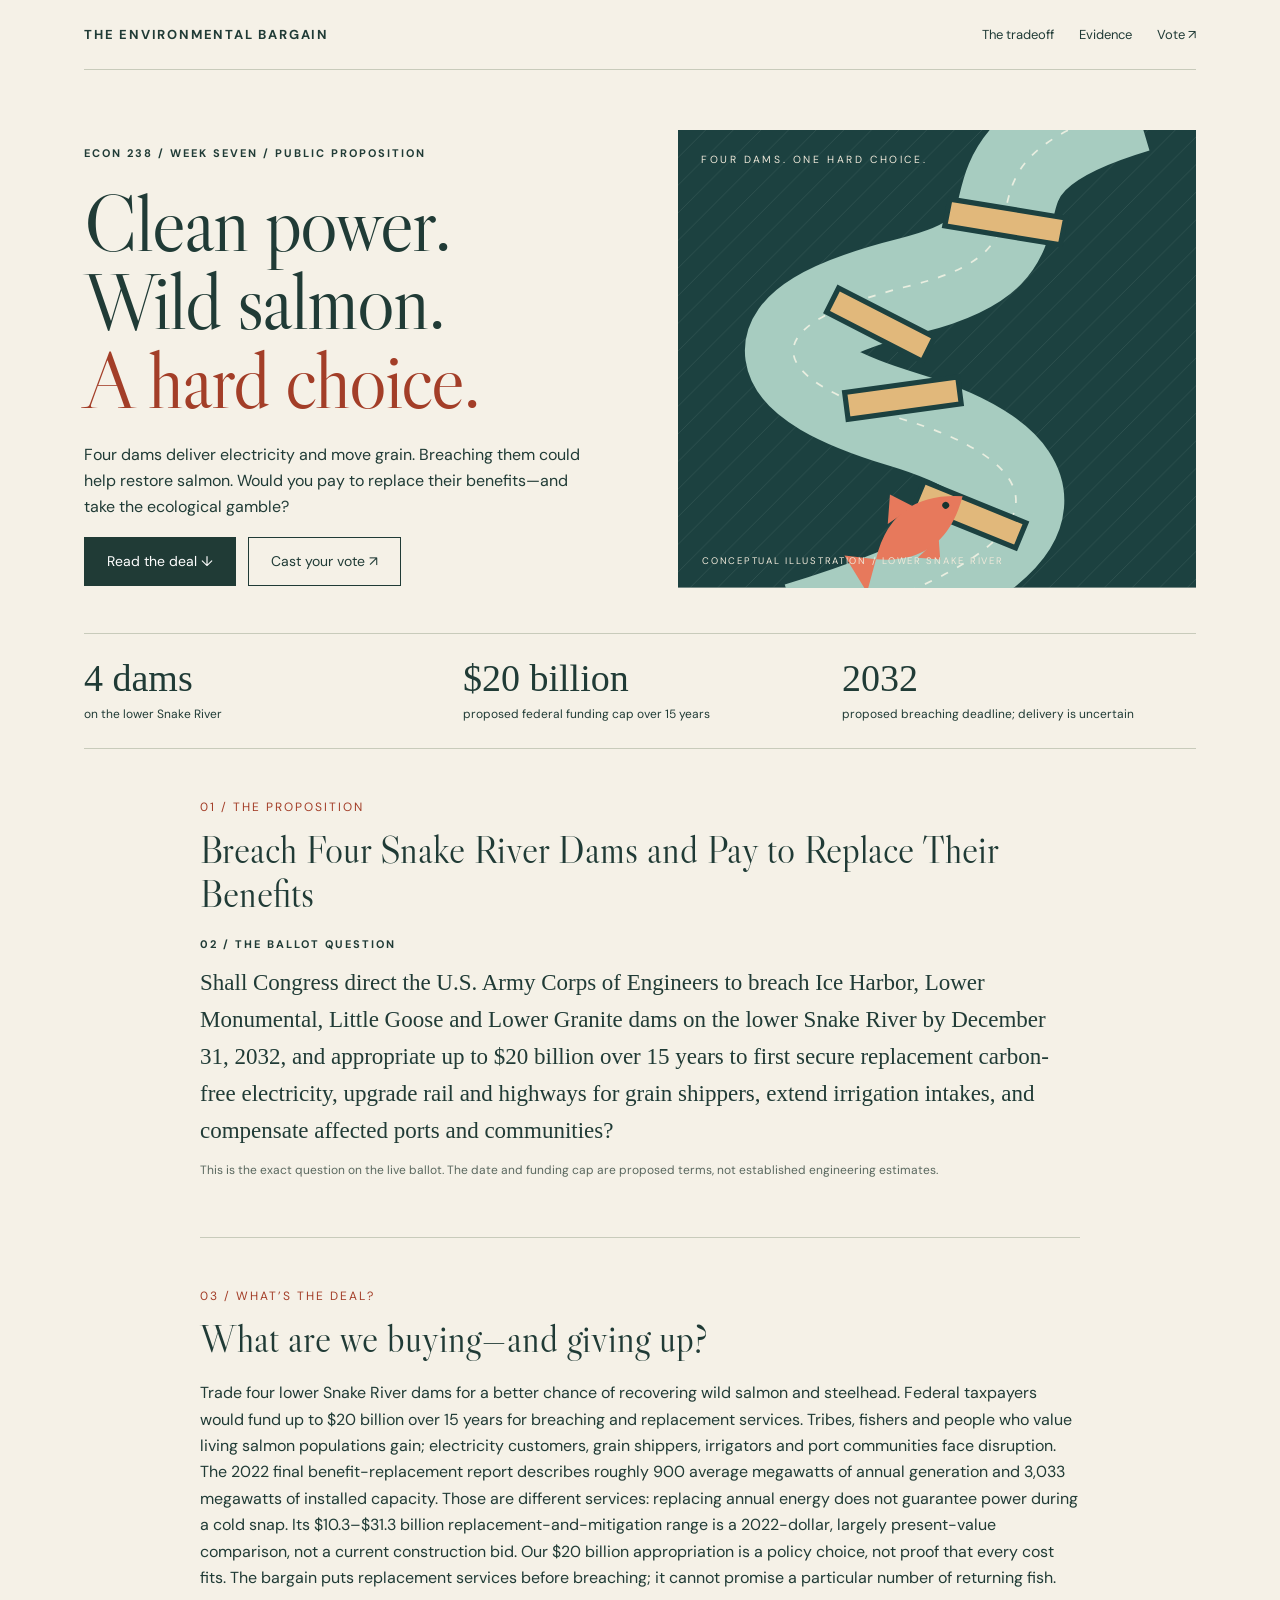
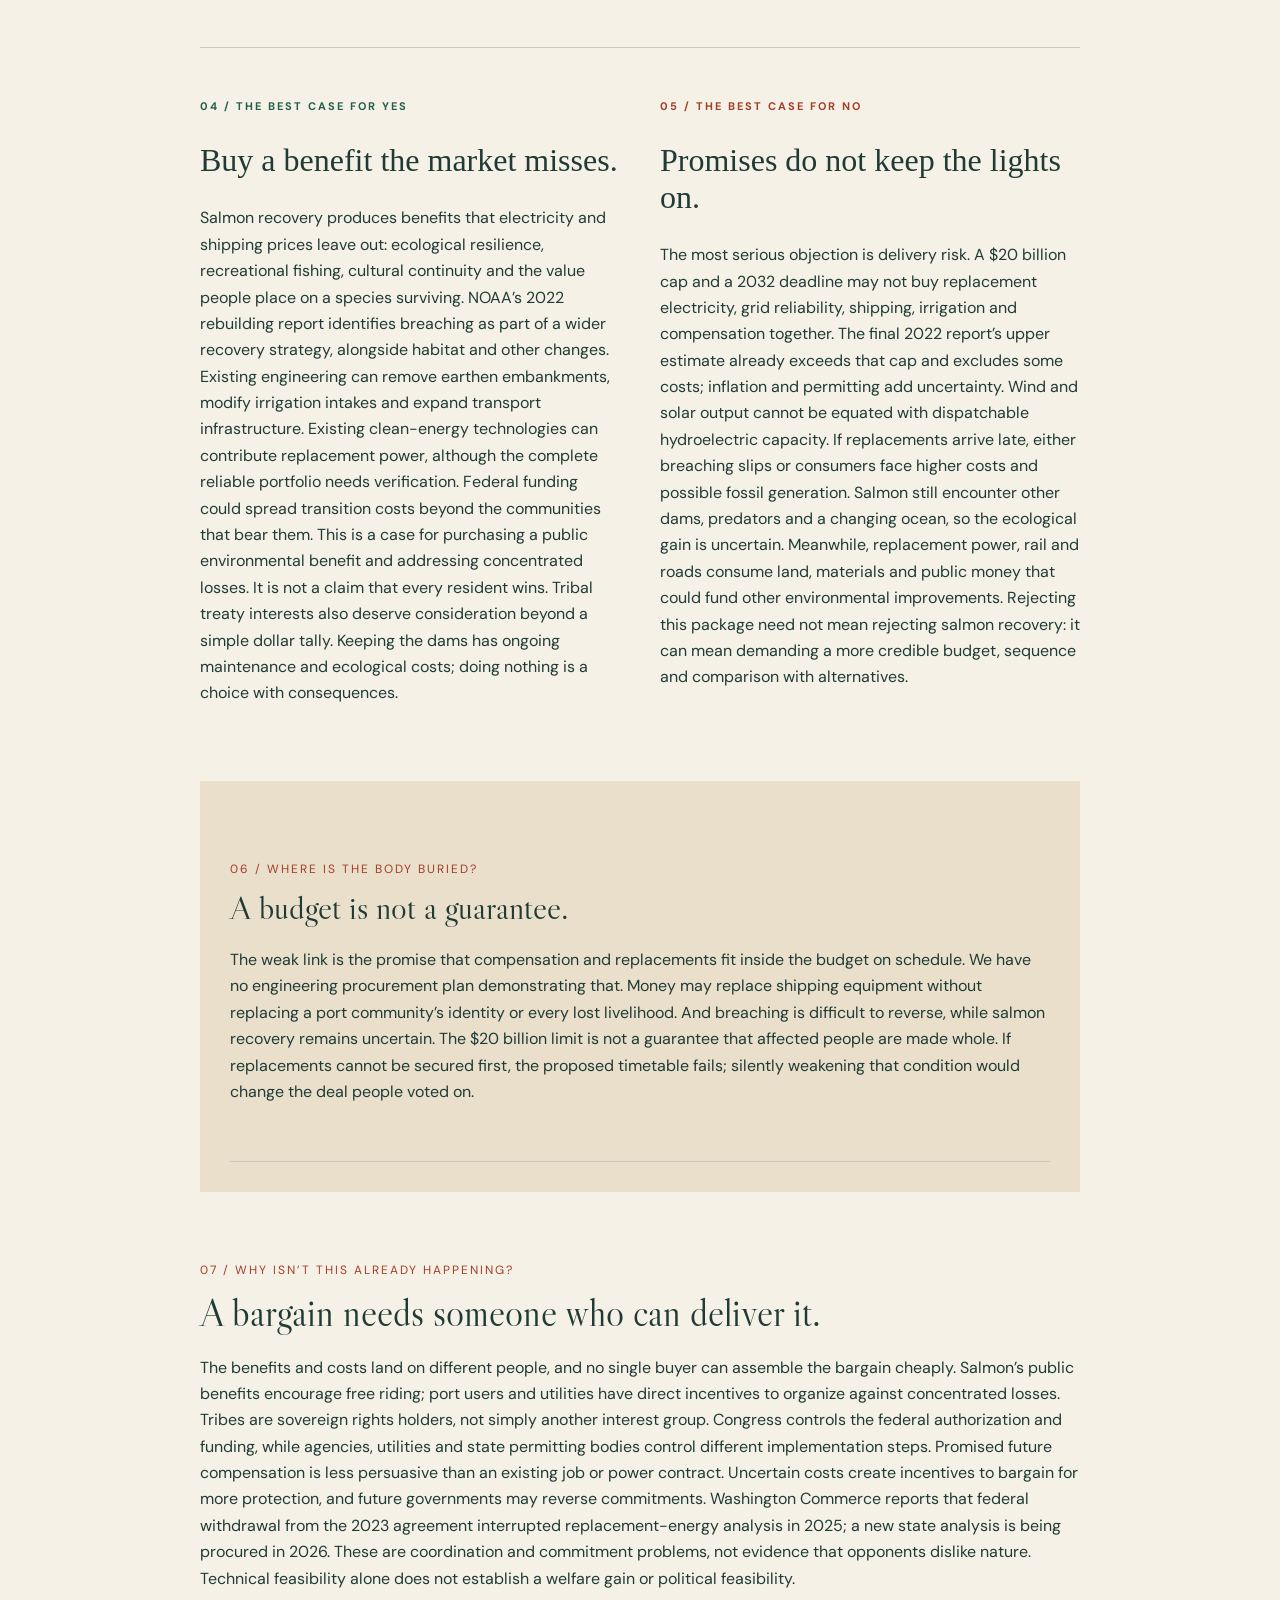
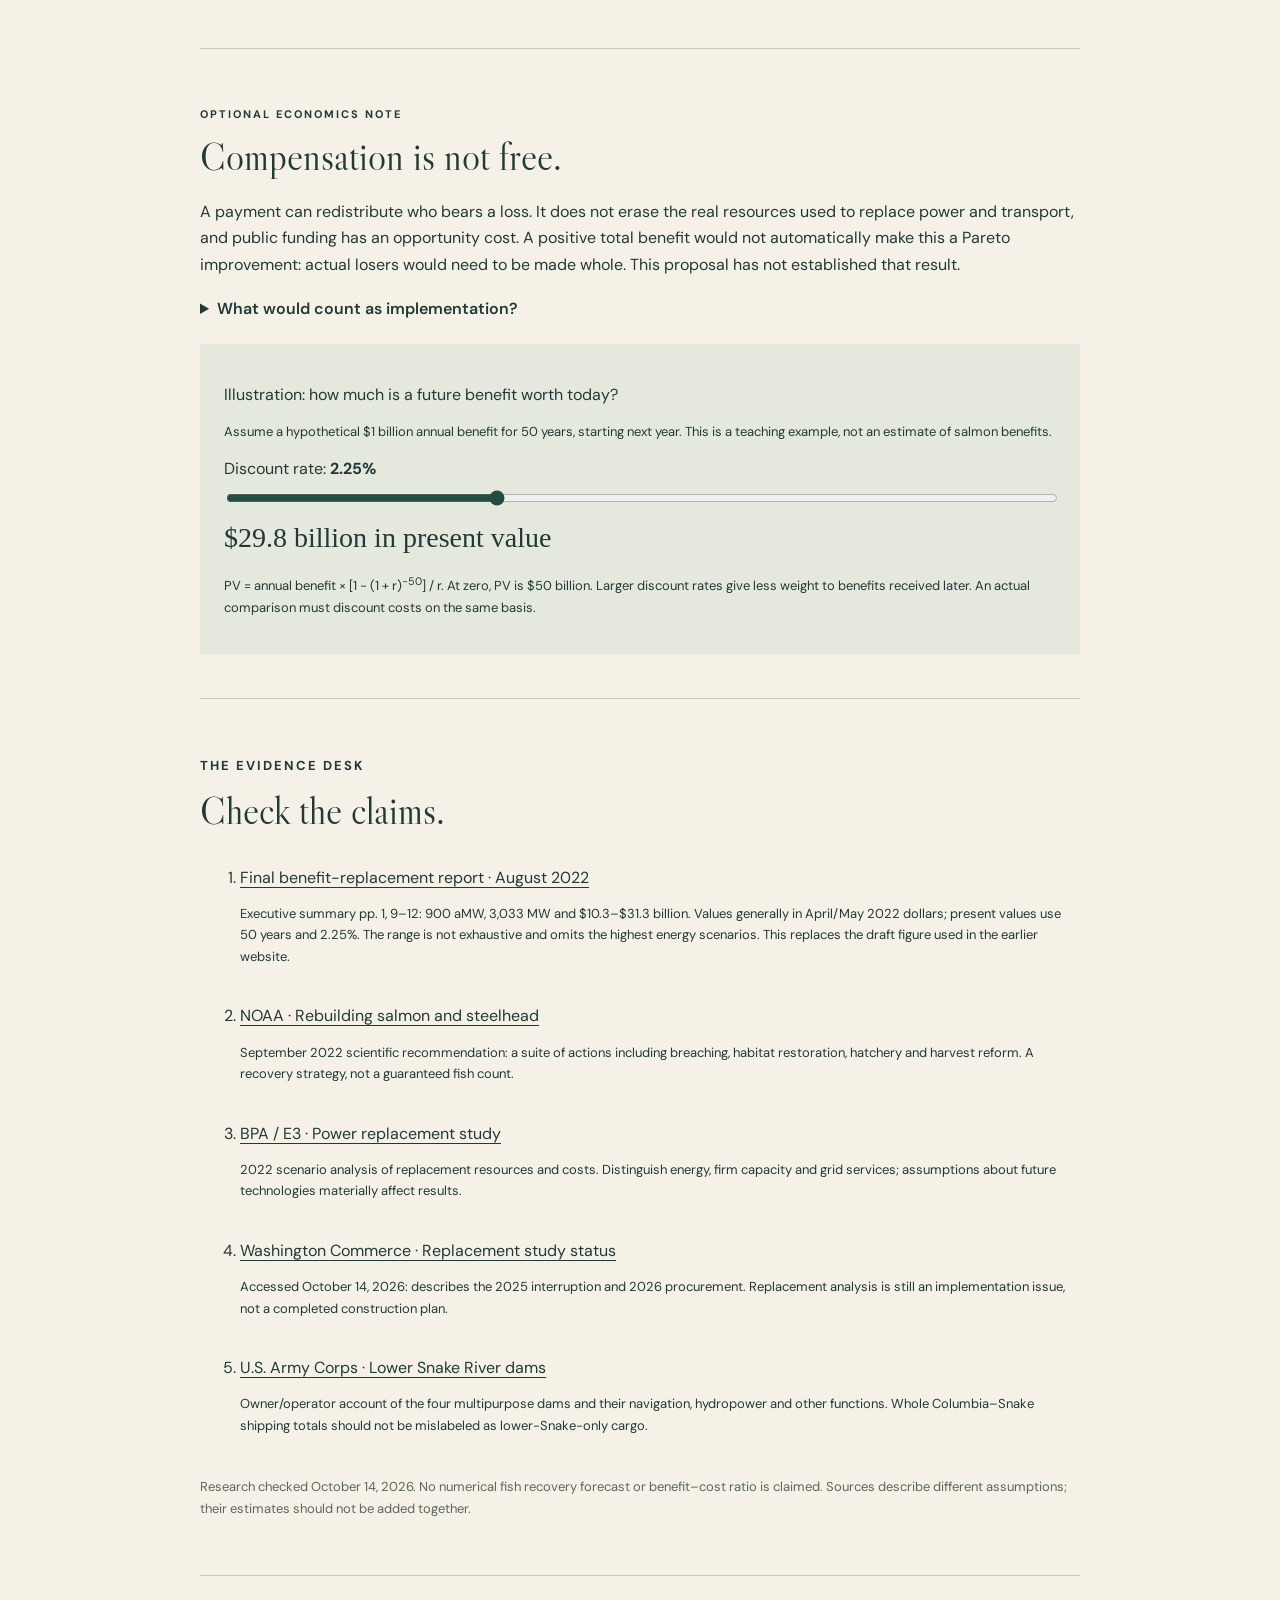
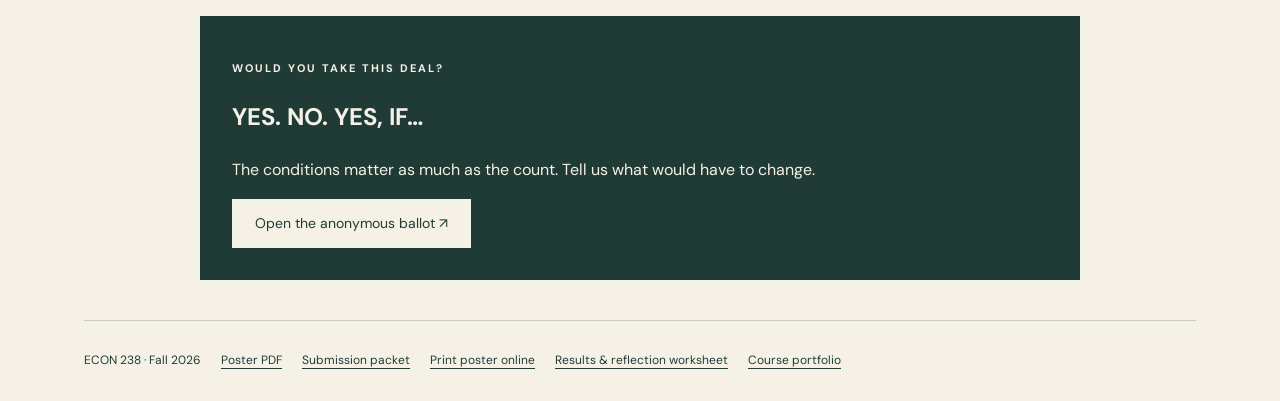
<file: snake-river-deal/index.html>
<!doctype html><html lang="en"><head><meta charset="utf-8"><meta name="viewport" content="width=device-width,initial-scale=1"><title>Four dams. One hard choice. | ECON 238</title><meta name="description" content="A public environmental economics bargain: read the tradeoffs, challenge the proposal, and cast an anonymous vote."><link rel="stylesheet" href="style.css"></head><body><a class="skip" href="#main">Skip to proposition</a><div class="wrap"><header class="top"><a class="brand" href="index.html">THE ENVIRONMENTAL BARGAIN</a><nav aria-label="Main"><a href="#deal">The tradeoff</a><a href="#sources">Evidence</a><a href="vote.html">Vote ↗</a></nav></header><main id="main"><section class="hero"><div><p class="eyebrow">ECON 238 / Week seven / Public proposition</p><h1>Clean power.<br>Wild salmon.<br><em>A hard choice.</em></h1><p>Four dams deliver electricity and move grain. Breaching them could help restore salmon. Would you pay to replace their benefits—and take the ecological gamble?</p><a class="button" href="#proposition">Read the deal ↓</a> <a class="button secondary" href="vote.html">Cast your vote ↗</a></div><div class="art"><svg viewBox="0 0 600 530" role="img" aria-label="An illustrated salmon approaches four barriers across a winding river. Conceptual illustration, not a geographic map."><defs><pattern id="lines" width="32" height="32" patternUnits="userSpaceOnUse"><path d="M0 32L32 0" stroke="#a0b6ae" stroke-opacity=".15"/></pattern></defs><rect width="600" height="530" fill="#1c4140"/><rect width="600" height="530" fill="url(#lines)"/><path d="M530 -30C280 45 470 130 270 180S110 290 260 335S500 470 140 580" fill="none" stroke="#a7ccc0" stroke-width="112"/><path d="M530 -30C280 45 470 130 270 180S110 290 260 335S500 470 140 580" fill="none" stroke="#e9eee0" stroke-width="2" stroke-dasharray="9 12"/><g fill="#e1b87b" stroke="#1c4140" stroke-width="6"><path d="M315 80l134 22-6 31-134-22z"/><path d="M186 183l111 57-14 28-111-57z"/><path d="M193 304l131-18 4 31-131 18z"/><path d="M285 407l118 48-12 29-118-48z"/></g><g transform="translate(290 453) rotate(-36)"><path d="M-75 0Q-15-52 49 0Q-15 52-75 0L-106 25-102-25Z" fill="#e7795c"/><path d="M-40-25l22-26 14 27M-35 27l20 17 13-21" fill="#e7795c"/><circle cx="27" cy="-3" r="4" fill="#17332f"/></g><text x="27" y="38" fill="#eee8d9" font-size="12" letter-spacing="3">FOUR DAMS. ONE HARD CHOICE.</text><text x="28" y="503" fill="#eee8d9" font-size="11" letter-spacing="2">CONCEPTUAL ILLUSTRATION / LOWER SNAKE RIVER</text></svg></div></section><div class="strip"><div><strong>4 dams</strong><span>on the lower Snake River</span></div><div><strong>$20 billion</strong><span>proposed federal funding cap over 15 years</span></div><div><strong>2032</strong><span>proposed breaching deadline; delivery is uncertain</span></div></div><div class="reading"><section class="section" id="proposition"><span class="number">01 / THE PROPOSITION</span><h2 data-section="title" data-max="12">Breach Four Snake River Dams and Pay to Replace Their Benefits</h2><p class="eyebrow">02 / The ballot question</p><p class="ballot-text" data-section="ballot" data-max="75">Shall Congress direct the U.S. Army Corps of Engineers to breach Ice Harbor, Lower Monumental, Little Goose and Lower Granite dams on the lower Snake River by December 31, 2032, and appropriate up to $20 billion over 15 years to first secure replacement carbon-free electricity, upgrade rail and highways for grain shippers, extend irrigation intakes, and compensate affected ports and communities?</p><p class="small">This is the exact question on the live ballot. The date and funding cap are proposed terms, not established engineering estimates.</p></section><section class="section" id="deal"><span class="number">03 / WHAT’S THE DEAL?</span><h2>What are we buying—and giving up?</h2><p data-section="deal" data-max="150">Trade four lower Snake River dams for a better chance of recovering wild salmon and steelhead. Federal taxpayers would fund up to $20 billion over 15 years for breaching and replacement services. Tribes, fishers and people who value living salmon populations gain; electricity customers, grain shippers, irrigators and port communities face disruption. The 2022 final benefit-replacement report describes roughly 900 average megawatts of annual generation and 3,033 megawatts of installed capacity. Those are different services: replacing annual energy does not guarantee power during a cold snap. Its $10.3–$31.3 billion replacement-and-mitigation range is a 2022-dollar, largely present-value comparison, not a current construction bid. Our $20 billion appropriation is a policy choice, not proof that every cost fits. The bargain puts replacement services before breaching; it cannot promise a particular number of returning fish.</p></section><div class="arguments"><section id="yes"><p class="eyebrow yes-label">04 / The best case for YES</p><h2>Buy a benefit the market misses.</h2><p data-section="yes" data-max="150">Salmon recovery produces benefits that electricity and shipping prices leave out: ecological resilience, recreational fishing, cultural continuity and the value people place on a species surviving. NOAA’s 2022 rebuilding report identifies breaching as part of a wider recovery strategy, alongside habitat and other changes. Existing engineering can remove earthen embankments, modify irrigation intakes and expand transport infrastructure. Existing clean-energy technologies can contribute replacement power, although the complete reliable portfolio needs verification. Federal funding could spread transition costs beyond the communities that bear them. This is a case for purchasing a public environmental benefit and addressing concentrated losses. It is not a claim that every resident wins. Tribal treaty interests also deserve consideration beyond a simple dollar tally. Keeping the dams has ongoing maintenance and ecological costs; doing nothing is a choice with consequences.</p></section><section id="no"><p class="eyebrow no-label">05 / The best case for NO</p><h2>Promises do not keep the lights on.</h2><p data-section="no" data-max="150">The most serious objection is delivery risk. A $20 billion cap and a 2032 deadline may not buy replacement electricity, grid reliability, shipping, irrigation and compensation together. The final 2022 report’s upper estimate already exceeds that cap and excludes some costs; inflation and permitting add uncertainty. Wind and solar output cannot be equated with dispatchable hydroelectric capacity. If replacements arrive late, either breaching slips or consumers face higher costs and possible fossil generation. Salmon still encounter other dams, predators and a changing ocean, so the ecological gain is uncertain. Meanwhile, replacement power, rail and roads consume land, materials and public money that could fund other environmental improvements. Rejecting this package need not mean rejecting salmon recovery: it can mean demanding a more credible budget, sequence and comparison with alternatives.</p></section></div><div class="buried"><section class="section" id="buried"><span class="number">06 / WHERE IS THE BODY BURIED?</span><h2>A budget is not a guarantee.</h2><p data-section="buried" data-max="100">The weak link is the promise that compensation and replacements fit inside the budget on schedule. We have no engineering procurement plan demonstrating that. Money may replace shipping equipment without replacing a port community’s identity or every lost livelihood. And breaching is difficult to reverse, while salmon recovery remains uncertain. The $20 billion limit is not a guarantee that affected people are made whole. If replacements cannot be secured first, the proposed timetable fails; silently weakening that condition would change the deal people voted on.</p></section></div><section class="section" id="barriers"><span class="number">07 / WHY ISN’T THIS ALREADY HAPPENING?</span><h2>A bargain needs someone who can deliver it.</h2><p data-section="barriers" data-max="150">The benefits and costs land on different people, and no single buyer can assemble the bargain cheaply. Salmon’s public benefits encourage free riding; port users and utilities have direct incentives to organize against concentrated losses. Tribes are sovereign rights holders, not simply another interest group. Congress controls the federal authorization and funding, while agencies, utilities and state permitting bodies control different implementation steps. Promised future compensation is less persuasive than an existing job or power contract. Uncertain costs create incentives to bargain for more protection, and future governments may reverse commitments. Washington Commerce reports that federal withdrawal from the 2023 agreement interrupted replacement-energy analysis in 2025; a new state analysis is being procured in 2026. These are coordination and commitment problems, not evidence that opponents dislike nature. Technical feasibility alone does not establish a welfare gain or political feasibility.</p></section><section class="section"><p class="eyebrow">Optional economics note</p><h2>Compensation is not free.</h2><p>A payment can redistribute who bears a loss. It does not erase the real resources used to replace power and transport, and public funding has an opportunity cost. A positive total benefit would not automatically make this a Pareto improvement: actual losers would need to be made whole. This proposal has not established that result.</p><details><summary>What would count as implementation?</summary><ul><li>Congress authorizes the four named breaches and an appropriation capped at $20 billion over 15 years.</li><li>Replacement carbon-free electricity, transport and irrigation arrangements are secured before breaching, with compensation arrangements for affected communities.</li><li>The Corps breaches the four dams by December 31, 2032.</li></ul><p>If the budget or sequence cannot meet that date, the package has failed to meet its stated terms. Contracts for annual energy alone would not demonstrate reliable replacement service.</p></details><div class="diagram"><label for="discount">Illustration: how much is a future benefit worth today?</label><p>Assume a hypothetical $1 billion annual benefit for 50 years, starting next year. This is a teaching example, not an estimate of salmon benefits.</p><label for="discount">Discount rate: <b id="rate">2.25%</b></label><input id="discount" type="range" min="0" max="7" step="0.25" value="2.25"><output id="pv" aria-live="polite"></output><p>PV = annual benefit × [1 − (1 + r)<sup>−50</sup>] / r. At zero, PV is $50 billion. Larger discount rates give less weight to benefits received later. An actual comparison must discount costs on the same basis.</p></div></section><section class="section sources" id="sources"><p class="eyebrow">The evidence desk</p><h2>Check the claims.</h2><ol><li id="source-1"><a href="https://governor.wa.gov/sites/default/files/2022-11/LSRD%20Benefit%20Replacement%20Final%20Report_August%202022.pdf">Final benefit-replacement report · August 2022</a><p>Executive summary pp. 1, 9–12: 900 aMW, 3,033 MW and $10.3–$31.3 billion. Values generally in April/May 2022 dollars; present values use 50 years and 2.25%. The range is not exhaustive and omits the highest energy scenarios. This replaces the draft figure used in the earlier website.</p></li><li id="source-2"><a href="https://www.fisheries.noaa.gov/media-release/rebuilding-salmon-and-steelhead-columbia-river-basin">NOAA · Rebuilding salmon and steelhead</a><p>September 2022 scientific recommendation: a suite of actions including breaching, habitat restoration, hatchery and harvest reform. A recovery strategy, not a guaranteed fish count.</p></li><li id="source-3"><a href="https://www.bpa.gov/-/media/Aep/power/hydropower-data-studies/e3-bpa-lower-snake-river-dams-power-replacement-study.pdf">BPA / E3 · Power replacement study</a><p>2022 scenario analysis of replacement resources and costs. Distinguish energy, firm capacity and grid services; assumptions about future technologies materially affect results.</p></li><li id="source-4"><a href="https://www.commerce.wa.gov/energy-policy/lower-snake-river-dam-study/">Washington Commerce · Replacement study status</a><p>Accessed October 14, 2026: describes the 2025 interruption and 2026 procurement. Replacement analysis is still an implementation issue, not a completed construction plan.</p></li><li id="source-5"><a href="https://www.nww.usace.army.mil/missions/lower-snake-river-dams/">U.S. Army Corps · Lower Snake River dams</a><p>Owner/operator account of the four multipurpose dams and their navigation, hydropower and other functions. Whole Columbia–Snake shipping totals should not be mislabeled as lower-Snake-only cargo.</p></li></ol><p class="small">Research checked October 14, 2026. No numerical fish recovery forecast or benefit–cost ratio is claimed. Sources describe different assumptions; their estimates should not be added together.</p></section><section class="closing"><p class="eyebrow">Would you take this deal?</p><h2>YES. NO. YES, IF…</h2><p>The conditions matter as much as the count. Tell us what would have to change.</p><a class="button" href="vote.html">Open the anonymous ballot ↗</a></section></div></main><footer><div class="footer-links"><span>ECON 238 · Fall 2026</span><a href="public-poster.pdf">Poster PDF</a><a href="submission-packet.pdf">Submission packet</a><a href="poster.html">Print poster online</a><a href="report.html">Results & reflection worksheet</a><a href="../">Course portfolio</a></div></footer></div><script>const slider=document.getElementById('discount');function updatePV(){const r=Number(slider.value)/100;document.getElementById('rate').textContent=Number(slider.value).toFixed(2)+'%';document.getElementById('pv').textContent='$'+(r===0?50:(1-Math.pow(1+r,-50))/r).toFixed(1)+' billion in present value';}slider.addEventListener('input',updatePV);updatePV();</script></body></html>
</file>
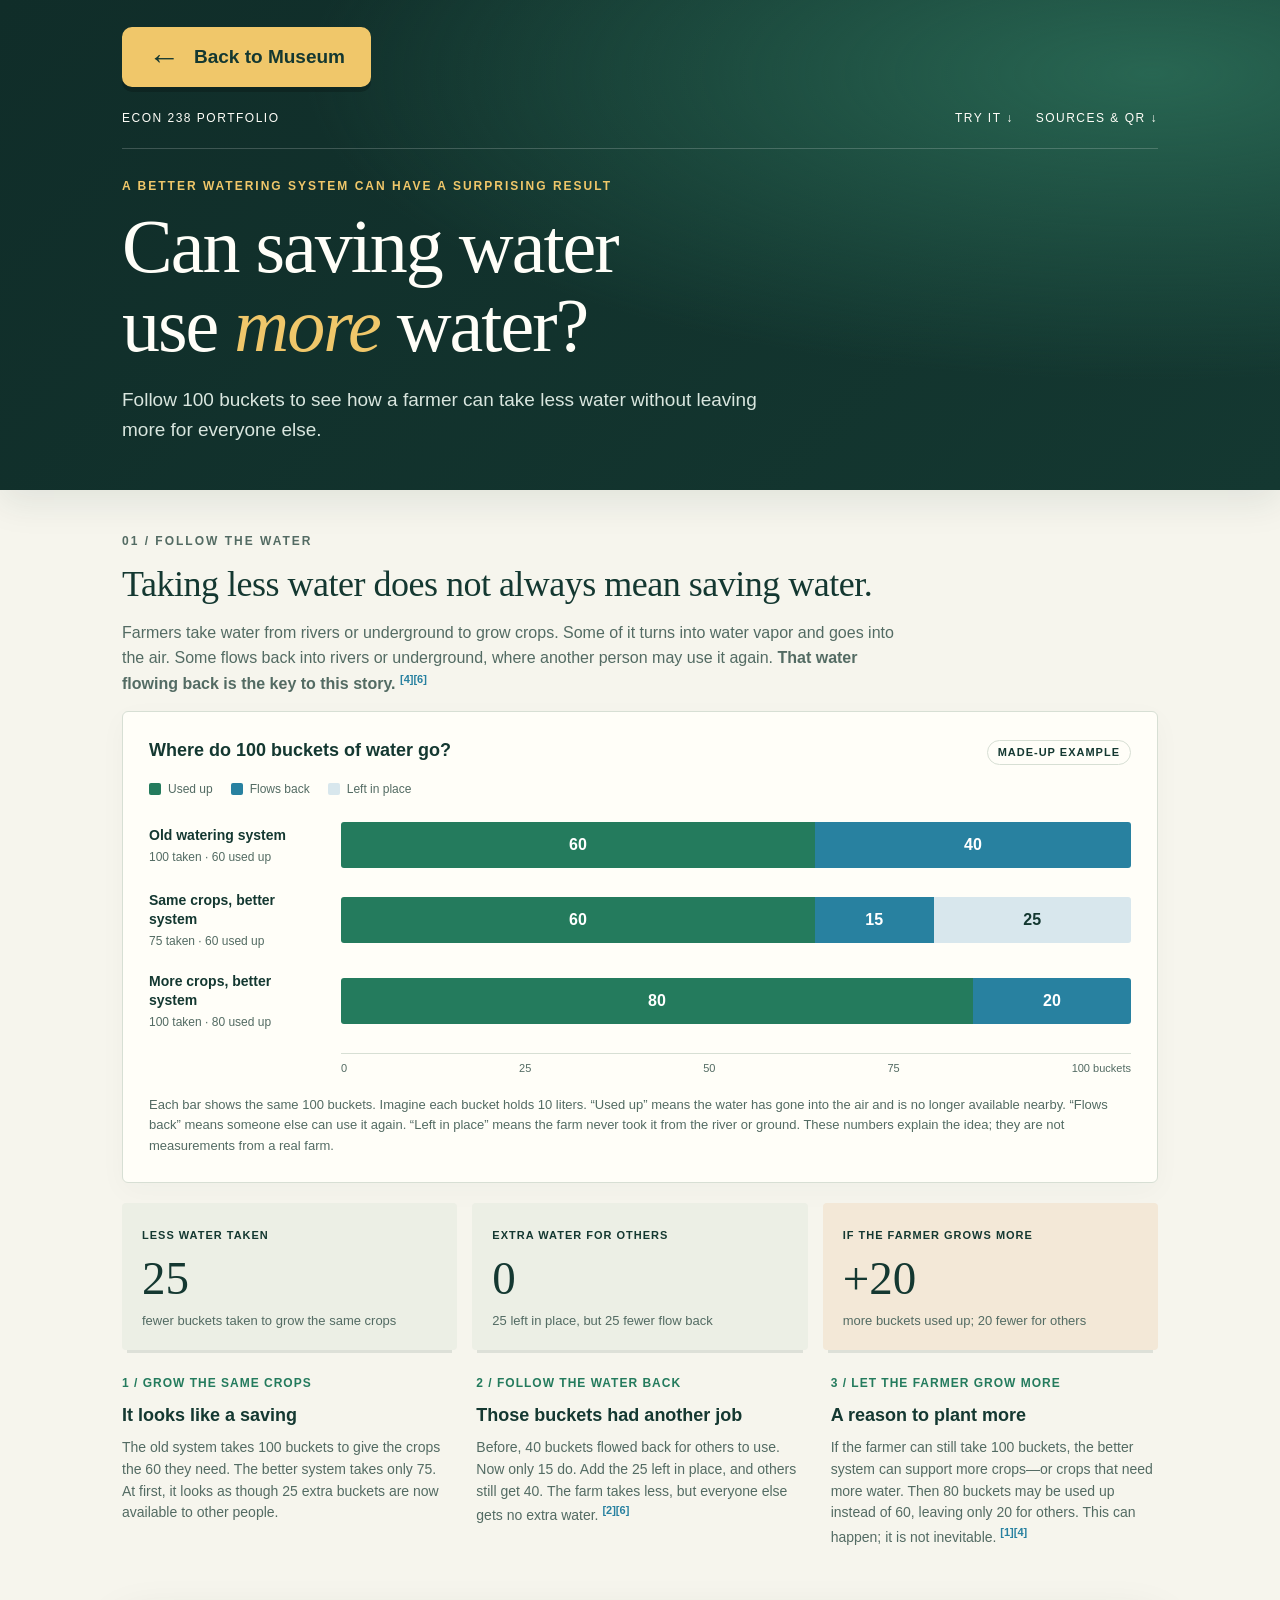
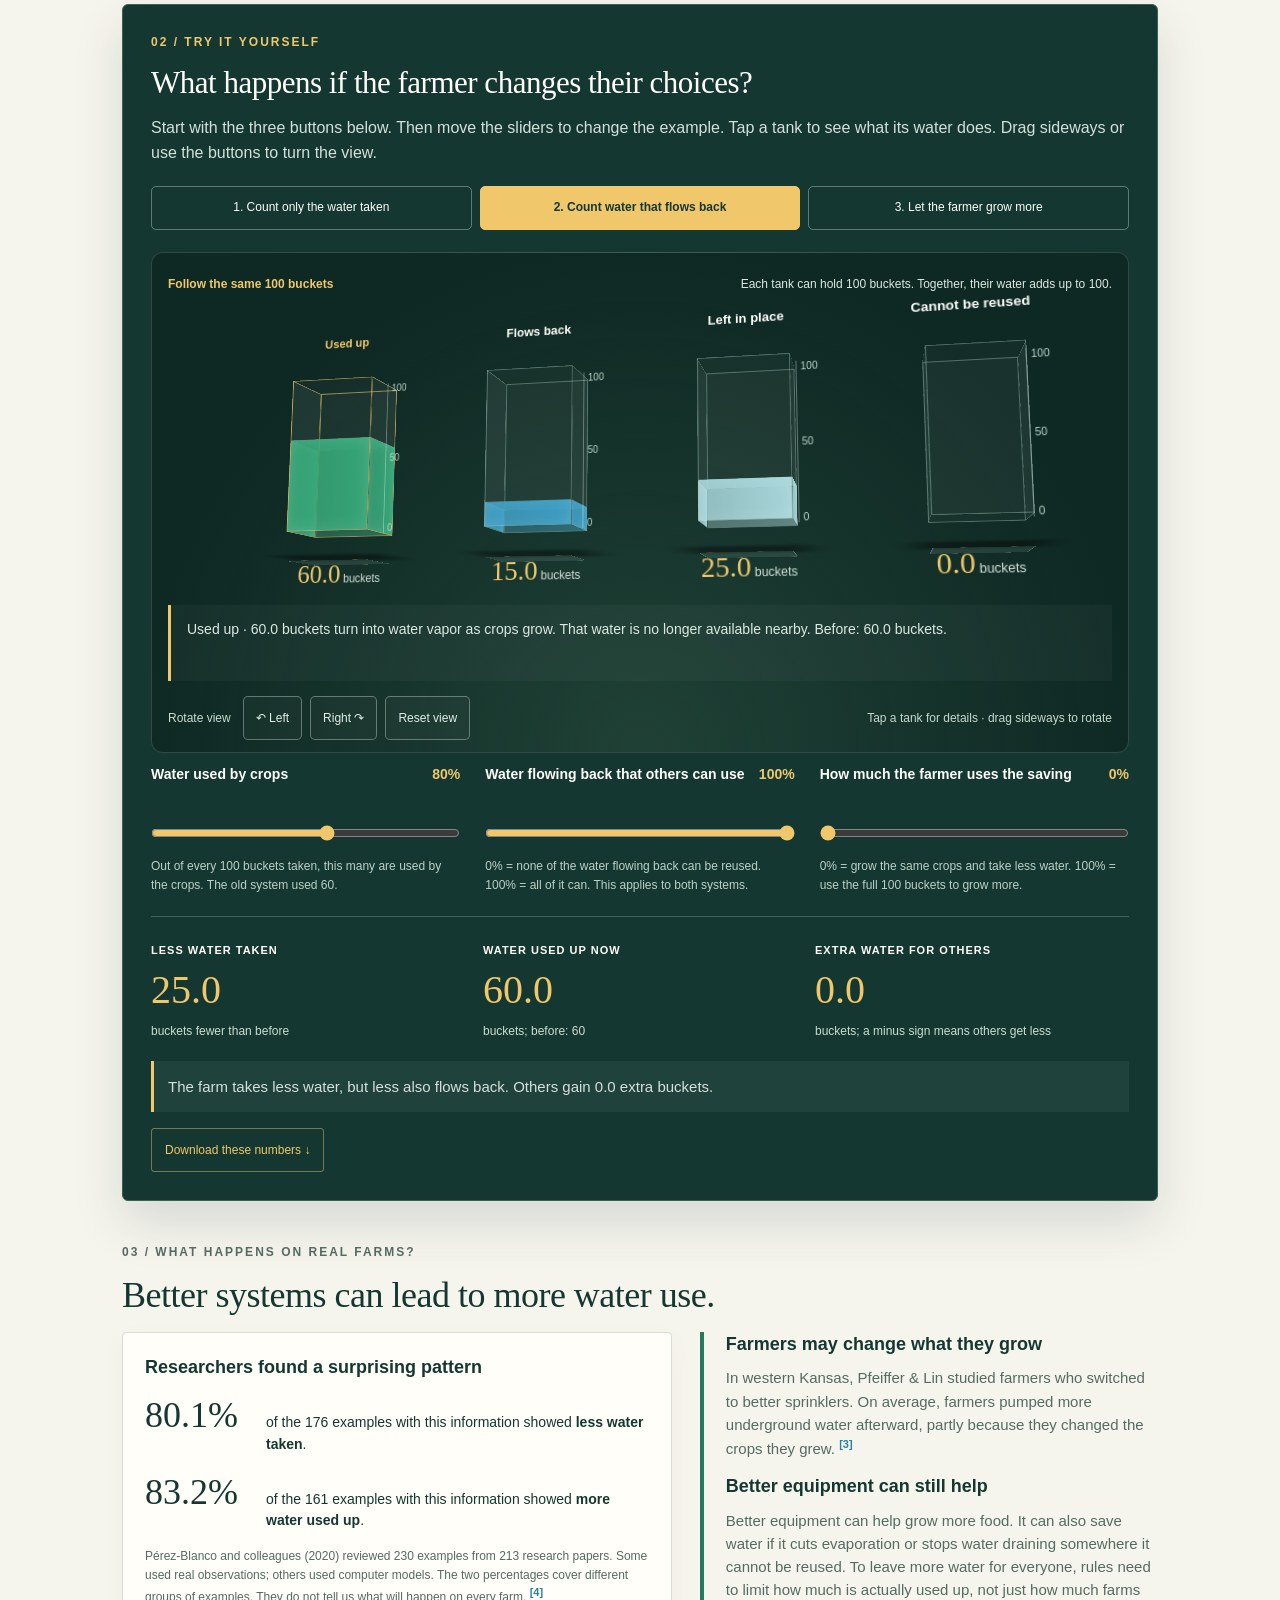
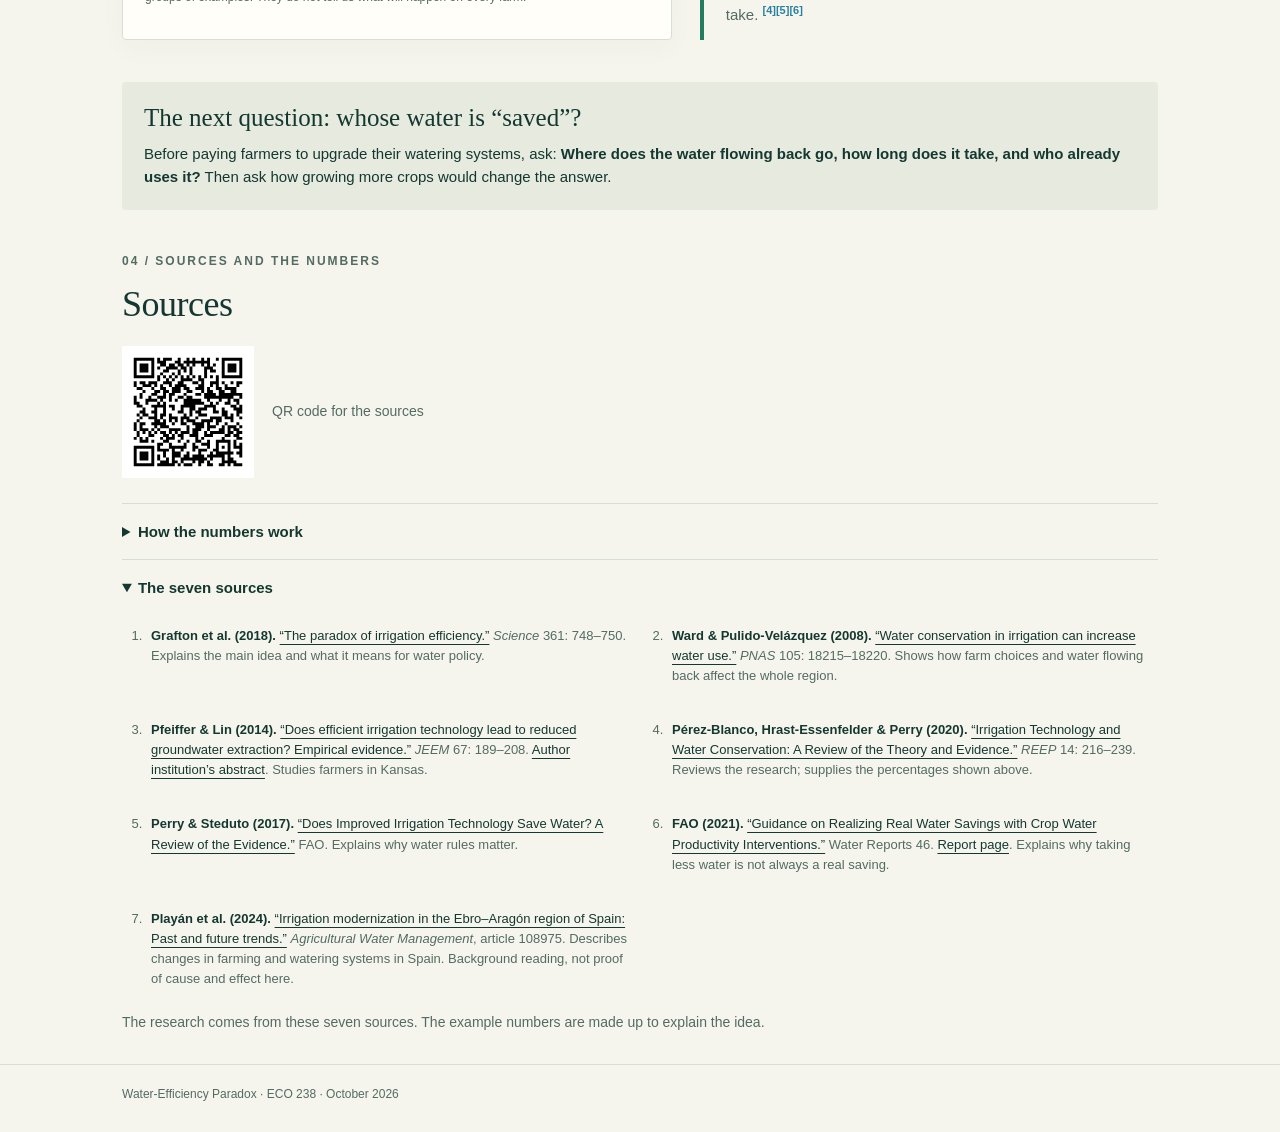
<file: water-efficiency/index.html>
<!doctype html>
<html lang="en">
<head>
<meta charset="utf-8"><meta name="viewport" content="width=device-width,initial-scale=1">
<title>Can saving water use more water? | Water-Efficiency Paradox</title>
<meta name="description" content="Follow 100 buckets of water to discover why a better watering system may leave less water for everyone else. Try the interactive example and see the sources.">

<meta property="og:type" content="website">
<meta property="og:title" content="Can saving water use more water?">
<meta property="og:description" content="Follow 100 buckets to see how a farmer can take less water without leaving more for everyone else.">
<meta property="og:url" content="https://scproom.github.io/Environemtal-Econ/water-efficiency/">
<meta property="og:image" content="https://scproom.github.io/Environemtal-Econ/water-efficiency/cover.png">
<meta property="og:image:width" content="1200">
<meta property="og:image:height" content="630">
<meta property="og:image:alt" content="Three bars follow 100 buckets: the old system uses up 60; a better system with the same crops uses up 60; growing more crops uses up 80.">
<meta name="twitter:card" content="summary_large_image">
<meta name="twitter:image" content="https://scproom.github.io/Environemtal-Econ/water-efficiency/cover.png">
<style>
:root{--ink:#143831;--muted:#536b63;--paper:#f6f5ed;--white:#fffef8;--green:#247b5d;--blue:#2881a0;--pale:#d8e7ed;--gold:#f0c76a;--line:#d7dfd4;--red:#a84228}
*{box-sizing:border-box}html{scroll-behavior:smooth}body{margin:0;background:var(--paper);color:var(--ink);font-family:Arial,Helvetica,sans-serif;line-height:1.55}a{color:inherit;text-underline-offset:4px}button,input{font:inherit}button,a,input{touch-action:manipulation}button{cursor:pointer}a:focus-visible,button:focus-visible,input:focus-visible,summary:focus-visible{outline:3px solid #ce8916;outline-offset:5px}.skip{position:absolute;top:-80px;left:20px;background:white;padding:10px;z-index:5}.skip:focus{top:10px}.wrap{max-width:1100px;margin:auto;padding:0 32px}header{background:var(--ink);color:var(--white);padding:27px 0 46px;position:relative;overflow:hidden}nav{display:flex;justify-content:space-between;gap:15px;font-size:12px;text-transform:uppercase;letter-spacing:1.5px;border-bottom:1px solid #ffffff30;padding-bottom:20px}nav a{text-decoration:none}nav a:hover{text-decoration:underline}.kicker{font-size:12px;letter-spacing:2px;text-transform:uppercase;font-weight:700;margin:28px 0 12px;color:var(--muted)}header .kicker{color:var(--gold)}h1{font-family:Georgia,'Times New Roman',serif;font-weight:normal;font-size:clamp(44px,6.4vw,76px);line-height:1.04;letter-spacing:-2px;max-width:880px;margin:0 0 20px}h1 em{color:var(--gold);font-weight:normal}header .intro{max-width:670px;font-size:19px;color:#d9e6df;margin:0}main{padding-bottom:46px}section{margin-top:42px}h2{font:normal clamp(26px,3.3vw,36px)/1.2 Georgia,serif;letter-spacing:-.5px;margin:0 0 15px}h3{font-size:18px;line-height:1.35;margin:0 0 10px}p{margin:0 0 14px}.lede{max-width:780px;color:var(--muted)}.badge{display:inline-block;border:1px solid var(--line);border-radius:20px;padding:3px 10px;font-size:11px;font-weight:700;text-transform:uppercase;letter-spacing:1px}.visual{padding:26px;background:var(--white);border:1px solid var(--line);border-radius:6px}.visual-top{display:flex;justify-content:space-between;gap:15px;align-items:baseline;margin-bottom:15px}.visual-top h3{margin:0}.legend{display:flex;gap:18px;flex-wrap:wrap;font-size:12px;color:var(--muted);margin:0 0 24px}.key{display:flex;align-items:center;gap:7px}.swatch{width:12px;height:12px;display:inline-block;border-radius:2px}.consumed{background:var(--green);color:#fff}.returned{background:var(--blue);color:#fff}.untouched{background:var(--pale);color:var(--ink)}.chart-row{display:grid;grid-template-columns:172px 1fr;gap:20px;align-items:center;margin-bottom:23px}.row-label{font-size:14px;font-weight:700;line-height:1.35}.row-label small{display:block;font-size:12px;font-weight:400;color:var(--muted);margin-top:4px}.bar{height:46px;display:flex;width:100%;overflow:hidden;border-radius:3px}.seg{display:flex;justify-content:center;align-items:center;font-size:16px;font-weight:700}.axis{display:flex;justify-content:space-between;margin-left:192px;border-top:1px solid var(--line);padding-top:6px;font-size:11px;color:var(--muted)}.caption{font-size:12px;color:var(--muted);margin:18px 0 0}.compare{display:grid;grid-template-columns:repeat(3,1fr);gap:15px;margin-top:20px}.number-card{padding:19px 20px;background:#ecefe5;border-radius:4px}.number-card:last-child{background:#f3e8d7}.big{font:normal 47px/1.15 Georgia,serif;display:block;margin:5px 0}.number-card p{font-size:13px;margin:0;color:var(--muted)}.tiny-label{font-size:11px;letter-spacing:1px;text-transform:uppercase;font-weight:700}.story{display:grid;grid-template-columns:repeat(3,1fr);gap:27px;margin-top:24px}.story p{font-size:14px;color:var(--muted)}.step{font-size:12px;color:var(--green);font-weight:700;letter-spacing:1px;display:block;margin-bottom:10px}.cite{font-size:11px;font-weight:700;text-decoration:none;color:var(--blue);vertical-align:super;white-space:nowrap}.lab{background:var(--ink);color:var(--white);padding:28px;border-radius:6px}.lab .kicker{color:var(--gold);margin-top:0}.lab h2{font-size:31px}.lab p{color:#d4e0d9}.presets{display:flex;flex-wrap:wrap;gap:8px;margin:20px 0}.presets button,.download{border:1px solid #ffffff55;border-radius:3px;background:transparent;color:var(--white);padding:9px 13px;font-size:12px}.presets button[aria-pressed=true]{background:var(--gold);border-color:var(--gold);color:var(--ink);font-weight:700}.controls{display:grid;grid-template-columns:repeat(3,1fr);gap:25px}.controls label{font-size:14px;font-weight:700;display:block}.controls output{float:right;color:var(--gold)}.controls input{width:100%;margin:14px 0 6px;accent-color:var(--gold)}.controls small{display:block;font-size:12px;color:#bed0c4}.lab-results{display:grid;grid-template-columns:repeat(3,1fr);gap:18px;border-top:1px solid #ffffff35;padding-top:20px;margin-top:22px}.lab-results .big{font-size:40px;color:var(--gold)}.lab-results small{font-size:12px;color:#cddbd1}.verdict{margin:18px 0 0;padding:14px;background:#ffffff0d;border-left:3px solid var(--gold);font-size:15px}.download{margin-top:16px;color:var(--gold);border-color:#e2c77877}.evidence{display:grid;grid-template-columns:1.2fr 1fr;gap:28px}.review{background:var(--white);border:1px solid var(--line);padding:22px;border-radius:4px}.stat-line{display:flex;align-items:baseline;gap:16px;margin-top:15px}.stat{font:normal 36px Georgia,serif;min-width:105px}.stat-line p{font-size:14px;margin:0}.review small{display:block;font-size:12px;color:var(--muted);margin-top:15px}.takeaway{border-left:4px solid var(--green);padding-left:22px}.takeaway p{font-size:15px;color:var(--muted)}details{border-top:1px solid var(--line);padding:16px 0}summary{cursor:pointer;font-weight:700;font-size:15px}details>div{margin-top:16px;font-size:14px;color:var(--muted)}.equation{padding:12px 15px;background:#e9eee4;font-family:monospace;color:var(--ink);overflow-wrap:anywhere;margin:8px 0}.table-wrap{overflow-x:auto}table{border-collapse:collapse;width:100%;font-size:12px;margin:16px 0}td,th{text-align:left;border-bottom:1px solid var(--line);padding:9px}th{color:var(--ink)}.sources{font-size:13px;color:var(--muted);padding-left:24px}.sources li{padding:5px 0 8px}.sources strong{color:var(--ink)}.sources a{color:var(--ink)}.next{padding:22px;background:#e6eadf;border-radius:4px}.next p{font-size:15px;margin:0}.next h3{font:normal 25px Georgia,serif}footer{border-top:1px solid var(--line);font-size:12px;color:var(--muted);padding:20px 0 28px}.nojs{border:1px solid var(--gold);padding:12px}
@media(max-width:700px){.wrap{padding:0 20px}header{padding-bottom:32px}nav{font-size:10px;letter-spacing:.7px}h1{letter-spacing:-1px}header .intro{font-size:17px}section{margin-top:32px}.visual{padding:18px 14px}.visual-top{display:block}.visual-top .badge{margin-top:9px}.legend{gap:10px}.chart-row{grid-template-columns:1fr;gap:8px;margin-bottom:18px}.row-label small{display:inline;margin-left:8px}.axis{margin-left:0}.seg{font-size:14px}.compare{gap:8px}.number-card{padding:12px 10px}.big{font-size:37px}.tiny-label{font-size:9px;letter-spacing:.4px}.story,.controls,.evidence{grid-template-columns:1fr}.story{gap:12px}.story p{margin-bottom:4px}.lab{padding:22px 18px}.lab-results{gap:9px}.lab-results .big{font-size:30px}.lab-results .tiny-label{font-size:10px}.presets button{padding:9px;font-size:11px}.controls{gap:16px}.controls small{max-width:330px}.stat{min-width:95px}}
@media(prefers-reduced-motion:reduce){html{scroll-behavior:auto}}
@media print{header,.lab{-webkit-print-color-adjust:exact;print-color-adjust:exact}.presets,.controls,.download{display:none}details>div{display:block}section{break-inside:avoid}.wrap{max-width:none}h1{font-size:42px}}

/* Interactive three-dimensional water accounting */
header{background:radial-gradient(ellipse at 90% 15%,#286652 0,transparent 52%),linear-gradient(135deg,#102d29,#143831);box-shadow:0 12px 35px #14383118}nav{align-items:center}nav .navlinks{display:flex;gap:22px}.lab{box-shadow:0 22px 50px #14383124;border:1px solid #39634d}.visual,.review{box-shadow:0 8px 28px #14383108}.number-card{box-shadow:0 8px 0 -5px #1438311c}.lab button{min-height:44px}.lab input[type=range]{height:32px;margin:8px 0;cursor:ew-resize}.scene-shell{position:relative;background:radial-gradient(ellipse at 50% 100%,#42735a55,transparent 72%),#0e2823;border:1px solid #ffffff25;border-radius:12px;margin:22px 0 12px;overflow:hidden;padding:22px 16px 12px;perspective:1100px}.scene-head{display:flex;justify-content:space-between;align-items:center;gap:12px;color:#dce9e1;font-size:12px}.scene-head strong{color:var(--gold)}.scene{display:grid;grid-template-columns:repeat(4,1fr);gap:10px;transform-style:preserve-3d;transform:rotateX(var(--pitch,8deg)) rotateY(var(--yaw,-12deg));transition:transform .3s ease;user-select:none;touch-action:pan-y;cursor:grab;margin:20px auto 8px;max-width:850px}.scene.dragging{cursor:grabbing;transition:none}.tank-card{color:var(--white);background:none;border:0;padding:0 8px 12px;min-width:0;transform-style:preserve-3d;text-align:center;position:relative}.tank-card:focus-visible{outline-offset:-2px}.tank-card .tank-name{display:block;font-weight:700;font-size:13px;line-height:1.25;min-height:34px;margin-bottom:10px}.tank-reading{display:block;color:var(--gold);font:normal 28px Georgia,serif;margin-top:16px;font-variant-numeric:tabular-nums}.tank-reading small{font:12px Arial,sans-serif;color:#d4e0d9}.tank-anchor{height:180px;position:relative;transform-style:preserve-3d}.tank{width:90px;height:160px;position:absolute;left:50%;top:10px;margin-left:-45px;transform-style:preserve-3d}.tank:after{content:'';position:absolute;width:118px;height:70px;left:-14px;bottom:-20px;background:#0006;filter:blur(12px);transform:rotateX(90deg) translateZ(-40px);pointer-events:none}.face{position:absolute;inset:0;border:1px solid #d1fff34f;backface-visibility:visible;background:#ffffff06}.front{transform:translateZ(30px)}.back{transform:translateZ(-30px)}.side{width:60px;left:15px;transform:rotateY(90deg) translateZ(45px);background:#ffffff0b}.side.left{transform:rotateY(90deg) translateZ(-45px)}.floor{width:90px;height:60px;top:130px;transform:rotateX(90deg) translateZ(-30px);background:#bfe7d71c}.liquid{position:absolute;left:0;right:0;bottom:0;height:var(--fill,60%);background:linear-gradient(90deg,color-mix(in srgb,var(--water) 70%,transparent),color-mix(in srgb,var(--water) 95%,transparent));transition:height .65s ease;box-shadow:inset 0 0 16px #ffffff20}.back .liquid{opacity:.5}.surface{position:absolute;width:90px;height:60px;left:0;top:calc(160px - var(--fill,60%));transform:translateY(-30px) rotateX(90deg);background:var(--water);opacity:var(--surface-opacity,.65);border:1px solid #ffffff70;transition:top .65s ease}.ticks{position:absolute;right:-25px;top:0;height:160px;border-left:1px solid #ffffff55;display:flex;flex-direction:column;justify-content:space-between;font:10px Arial,sans-serif;color:#bbd4c9;text-align:left;padding-left:4px;pointer-events:none}.tank-card[aria-pressed=true] .tank-name{color:var(--gold)}.tank-card[aria-pressed=true] .face{border-color:#f0c76a99}.scene-detail{margin:0!important;padding:14px 16px;border-left:3px solid var(--gold);font-size:14px;min-height:76px;background:#ffffff08;color:#dce9e1!important}.scene-controls{display:flex;gap:8px;align-items:center;flex-wrap:wrap;margin:15px 0 0}.scene-controls button{border:1px solid #ffffff55;border-radius:5px;padding:8px 12px;background:#ffffff07;color:#e1eee5;font-size:12px}.scene-controls .hint{font-size:12px;color:#c6d8cc;margin-left:auto}.view-label{font-size:12px;color:#cadbd0;margin-right:4px}.scene-controls button[aria-pressed=true]{color:var(--ink);background:var(--gold);border-color:var(--gold)}.source-banner{display:grid;grid-template-columns:1fr 170px;gap:26px;background:var(--white);border:1px solid var(--line);border-radius:9px;padding:26px;margin:22px 0;box-shadow:0 10px 25px #1438310a}.source-banner h3{font:normal 25px Georgia,serif}.source-banner p{font-size:14px;color:var(--muted)}.source-banner .qr{display:block;width:148px;height:148px;max-width:100%;background:white;margin:auto}.qr-wrap{text-align:center}.qr-wrap small{display:block;font-size:12px;color:var(--muted);margin-top:7px}.source-actions{display:flex;gap:12px;flex-wrap:wrap}.source-actions a{display:inline-flex;align-items:center;min-height:44px;padding:8px 14px;border:1px solid var(--line);border-radius:5px;text-decoration:none;font-size:13px;font-weight:700}.source-actions a:hover{background:#e9eee4}.sources{display:grid;grid-template-columns:1fr 1fr;gap:14px 30px;padding-left:24px}.sources li{padding:10px 5px;scroll-margin-top:20px}.sources a{overflow-wrap:anywhere}#sources{scroll-margin-top:20px}.presets{display:grid;grid-template-columns:repeat(3,1fr)}.presets button{border-radius:5px}.active-note{font-size:12px;color:#d3e2d8;margin-top:12px}.lab-results .big{font-variant-numeric:tabular-nums}
@media(max-width:700px){nav{flex-wrap:wrap}nav .navlinks{gap:13px;flex-wrap:wrap}nav a{display:flex;align-items:center;min-height:36px}.scene-shell{padding:16px 8px 8px}.scene{grid-template-columns:1fr 1fr;gap:10px 8px;max-width:400px;margin-top:16px}.scene-head{font-size:11px;align-items:start}.scene-head span{max-width:160px}.tank-anchor{height:150px}.tank{height:130px;width:76px;margin-left:-38px}.tank .side{width:48px;left:14px;transform:rotateY(90deg) translateZ(38px)}.tank .side.left{transform:rotateY(90deg) translateZ(-38px)}.tank .front{transform:translateZ(24px)}.tank .back{transform:translateZ(-24px)}.tank .floor{width:76px;height:48px;top:106px;transform:rotateX(90deg) translateZ(-24px)}.tank .surface{width:76px;height:48px;top:calc(130px - var(--fill));transform:translateY(-24px) rotateX(90deg)}.tank .ticks{height:130px;right:-21px}.tank-name{font-size:12px!important;min-height:30px!important}.tank-reading{font-size:26px;margin-top:3px}.tank-card{padding:0 9px 9px}.scene-detail{min-height:94px;font-size:13px}.scene-controls{gap:6px}.scene-controls .hint{width:100%;margin:5px 0 0}.source-banner{grid-template-columns:1fr;padding:20px}.qr-wrap{display:flex;align-items:center;text-align:left;gap:18px}.source-banner .qr{width:130px;height:130px;margin:0}.qr-wrap small{max-width:140px}.sources{grid-template-columns:1fr;gap:0}.presets{grid-template-columns:1fr;gap:8px}.presets button{text-align:left;font-size:13px;padding:12px 14px}.lab-results{grid-template-columns:1fr 1fr}.lab-results>div:last-child{grid-column:1/-1;border-top:1px solid #ffffff30;padding-top:15px}.lab-results>div:last-child .big{font-size:42px}.controls label{font-size:15px}.controls input[type=range]{height:40px}.legend{font-size:12px}.tiny-label{font-size:11px;letter-spacing:.3px}.compare{grid-template-columns:1fr}.number-card{display:grid;grid-template-columns:1fr 65px;align-items:center;padding:15px}.number-card .big{grid-column:2;grid-row:1/3;margin:0;text-align:right}.number-card p{grid-column:1;padding-right:10px}.compare .tiny-label{font-size:11px}.badge{font-size:10px}.scene-controls button{font-size:12px;padding:9px}.wrap{padding:0 16px}}
@media(max-width:360px){.scene{gap:8px 0}.tank-card{padding-left:4px;padding-right:4px}.scene-head{display:block}.scene-head span{display:block;max-width:none;margin-top:5px}nav{flex-wrap:wrap}.source-actions{gap:8px}.source-actions a{width:100%}}
@media(prefers-reduced-motion:reduce){.scene,.liquid,.surface{transition:none!important}}

.source-qr{margin:20px 0 25px;display:flex;align-items:center;gap:18px}.source-qr .qr{display:block;width:132px;height:132px;background:white}.source-qr figcaption{font-size:14px;color:var(--muted)}.controls label{display:flex;justify-content:space-between;gap:12px;align-items:start;line-height:1.4;min-height:44px}.controls output{flex-shrink:0}.lab-results .tiny-label{line-height:1.5}.step{line-height:1.6}.caption{font-size:13px}@media(max-width:700px){.source-qr{gap:14px}.source-qr .qr{width:120px;height:120px}.controls label{min-height:0}.lab-results .tiny-label{font-size:11px}.tank-card .tank-name{min-height:35px!important}.legend{gap:14px}}

.museum-button{display:inline-flex;align-items:center;gap:14px;min-height:60px;padding:12px 24px;margin-bottom:22px;background:var(--gold);color:var(--ink);border:2px solid var(--gold);border-radius:10px;text-decoration:none;font-size:19px;font-weight:700;line-height:1.3;box-shadow:0 5px 0 #0003;transition:background .15s,transform .15s}
.museum-button span{font-size:32px;font-weight:400;line-height:1}
.museum-button:hover{background:#ffdc8d;border-color:#ffdc8d;transform:translateY(-2px)}
.museum-button:active{transform:translateY(2px);box-shadow:0 2px 0 #0003}
@media(max-width:700px){.museum-button{min-height:56px;padding:12px 20px;font-size:18px;margin-bottom:20px}}
@media(prefers-reduced-motion:reduce){.museum-button{transition:none}}
</style>
</head>
<body>
<a class="skip" href="#main">Skip to the exhibit</a>
<header><div class="wrap"><a class="museum-button" href="https://rochesterrizzo.github.io/Rizzo-Hours/show-me/museum/"><span aria-hidden="true">←</span> Back to Museum</a><nav aria-label="Page navigation"><span>Econ 238 Portfolio</span><div class="navlinks"><a href="#try">Try it ↓</a><a href="#sources">Sources &amp; QR ↓</a></div></nav><p class="kicker">A better watering system can have a surprising result</p><h1>Can saving water<br>use <em>more</em> water?</h1><p class="intro">Follow 100 buckets to see how a farmer can take less water without leaving more for everyone else.</p></div></header>
<main id="main" class="wrap">
<section aria-labelledby="follow"><p class="kicker">01 / Follow the water</p><h2 id="follow">Taking less water does not always mean saving water.</h2><p class="lede">Farmers take water from rivers or underground to grow crops. Some of it turns into water vapor and goes into the air. Some flows back into rivers or underground, where another person may use it again. <strong>That water flowing back is the key to this story.</strong> <a class="cite" href="#s4" aria-label="Source 4">[4]</a><a class="cite" href="#s6" aria-label="Source 6">[6]</a></p>
<div class="visual"><div class="visual-top"><h3>Where do 100 buckets of water go?</h3><span class="badge">Made-up example</span></div><div class="legend" aria-label="Chart legend"><span class="key"><i class="swatch consumed"></i>Used up</span><span class="key"><i class="swatch returned"></i>Flows back</span><span class="key"><i class="swatch untouched"></i>Left in place</span></div>
<div role="img" aria-label="Three bars, each showing 100 buckets. Old system: 60 used up and 40 flow back. Better system, same crops: 60 used up, 15 flow back, 25 left in place. Better system, more crops: 80 used up and 20 flow back. Water flowing back can be used again in this example.">
<div class="chart-row"><div class="row-label">Old watering system<small>100 taken · 60 used up</small></div><div class="bar"><span class="seg consumed" style="width:60%">60</span><span class="seg returned" style="width:40%">40</span></div></div>
<div class="chart-row"><div class="row-label">Same crops, better system<small>75 taken · 60 used up</small></div><div class="bar"><span class="seg consumed" style="width:60%">60</span><span class="seg returned" style="width:15%">15</span><span class="seg untouched" style="width:25%">25</span></div></div>
<div class="chart-row"><div class="row-label">More crops, better system<small>100 taken · 80 used up</small></div><div class="bar"><span class="seg consumed" style="width:80%">80</span><span class="seg returned" style="width:20%">20</span></div></div>
<div class="axis"><span>0</span><span>25</span><span>50</span><span>75</span><span>100 buckets</span></div></div>
<p class="caption">Each bar shows the same 100 buckets. Imagine each bucket holds 10 liters. “Used up” means the water has gone into the air and is no longer available nearby. “Flows back” means someone else can use it again. “Left in place” means the farm never took it from the river or ground. These numbers explain the idea; they are not measurements from a real farm.</p></div>
<div class="compare"><div class="number-card"><span class="tiny-label">Less water taken</span><span class="big">25</span><p>fewer buckets taken to grow the same crops</p></div><div class="number-card"><span class="tiny-label">Extra water for others</span><span class="big">0</span><p>25 left in place, but 25 fewer flow back</p></div><div class="number-card"><span class="tiny-label">If the farmer grows more</span><span class="big">+20</span><p>more buckets used up; 20 fewer for others</p></div></div>
<div class="story"><article><span class="step">1 / GROW THE SAME CROPS</span><h3>It looks like a saving</h3><p>The old system takes 100 buckets to give the crops the 60 they need. The better system takes only 75. At first, it looks as though 25 extra buckets are now available to other people.</p></article><article><span class="step">2 / FOLLOW THE WATER BACK</span><h3>Those buckets had another job</h3><p>Before, 40 buckets flowed back for others to use. Now only 15 do. Add the 25 left in place, and others still get 40. The farm takes less, but everyone else gets no extra water. <a class="cite" href="#s2">[2]</a><a class="cite" href="#s6">[6]</a></p></article><article><span class="step">3 / LET THE FARMER GROW MORE</span><h3>A reason to plant more</h3><p>If the farmer can still take 100 buckets, the better system can support more crops—or crops that need more water. Then 80 buckets may be used up instead of 60, leaving only 20 for others. This can happen; it is not inevitable. <a class="cite" href="#s1">[1]</a><a class="cite" href="#s4">[4]</a></p></article></div>
</section>
<section class="lab" aria-labelledby="try"><p class="kicker">02 / Try it yourself</p><h2 id="try">What happens if the farmer changes their choices?</h2><p>Start with the three buttons below. Then move the sliders to change the example. Tap a tank to see what its water does. Drag sideways or use the buttons to turn the view.</p>
<noscript><p class="nojs">The chart and explanation still work if the interactive controls are unavailable.</p></noscript>
<div class="presets" aria-label="Model scenarios"><button type="button" data-preset="promise" aria-pressed="false">1. Count only the water taken</button><button type="button" data-preset="returns" aria-pressed="true">2. Count water that flows back</button><button type="button" data-preset="response" aria-pressed="false">3. Let the farmer grow more</button></div>

<div class="scene-shell"><div class="scene-head"><strong>Follow the same 100 buckets</strong><span>Each tank can hold 100 buckets. Together, their water adds up to 100.</span></div>
<div class="scene" id="water-scene" role="group" aria-label="Interactive 3D water destinations">
<button type="button" class="tank-card" id="tank-crop" data-water="crop" aria-pressed="true" aria-label="Used up: 60.0 buckets. Tap to learn more." style="--water:#36a778;--fill:60%"><span class="tank-name">Used up</span><div class="tank-anchor" aria-hidden="true"><div class="tank"><div class="face back"><div class="liquid"></div></div><div class="face side left"><div class="liquid"></div></div><div class="face side"><div class="liquid"></div></div><div class="face floor"></div><div class="surface"></div><div class="face front"><div class="liquid"></div></div><span class="ticks"><span>100</span><span>50</span><span>0</span></span></div></div><span class="tank-reading" id="tank-value-crop">60.0<small> buckets</small></span></button><button type="button" class="tank-card" id="tank-return" data-water="return" aria-pressed="false" aria-label="Flows back: 15.0 buckets. Tap to learn more." style="--water:#3b9ec4;--fill:15%"><span class="tank-name">Flows back</span><div class="tank-anchor" aria-hidden="true"><div class="tank"><div class="face back"><div class="liquid"></div></div><div class="face side left"><div class="liquid"></div></div><div class="face side"><div class="liquid"></div></div><div class="face floor"></div><div class="surface"></div><div class="face front"><div class="liquid"></div></div><span class="ticks"><span>100</span><span>50</span><span>0</span></span></div></div><span class="tank-reading" id="tank-value-return">15.0<small> buckets</small></span></button><button type="button" class="tank-card" id="tank-source" data-water="source" aria-pressed="false" aria-label="Left in place: 25.0 buckets. Tap to learn more." style="--water:#a8d8dc;--fill:25%"><span class="tank-name">Left in place</span><div class="tank-anchor" aria-hidden="true"><div class="tank"><div class="face back"><div class="liquid"></div></div><div class="face side left"><div class="liquid"></div></div><div class="face side"><div class="liquid"></div></div><div class="face floor"></div><div class="surface"></div><div class="face front"><div class="liquid"></div></div><span class="ticks"><span>100</span><span>50</span><span>0</span></span></div></div><span class="tank-reading" id="tank-value-source">25.0<small> buckets</small></span></button><button type="button" class="tank-card" id="tank-loss" data-water="loss" aria-pressed="false" aria-label="Cannot be reused: 0.0 buckets. Tap to learn more." style="--water:#dba44c;--fill:0%"><span class="tank-name">Cannot be reused</span><div class="tank-anchor" aria-hidden="true"><div class="tank"><div class="face back"><div class="liquid"></div></div><div class="face side left"><div class="liquid"></div></div><div class="face side"><div class="liquid"></div></div><div class="face floor"></div><div class="surface"></div><div class="face front"><div class="liquid"></div></div><span class="ticks"><span>100</span><span>50</span><span>0</span></span></div></div><span class="tank-reading" id="tank-value-loss">0.0<small> buckets</small></span></button></div><p class="scene-detail" id="water-detail" aria-live="polite">Used up · 60.0 buckets turn into water vapor as crops grow. That water is no longer available nearby. Before: 60.0 buckets.</p>
<div class="scene-controls" aria-label="3D view controls"><span class="view-label">Rotate view</span><button type="button" id="rotate-left" aria-label="Rotate the 3D tanks left">↶ Left</button><button type="button" id="rotate-right" aria-label="Rotate the 3D tanks right">Right ↷</button><button type="button" id="reset-view">Reset view</button><span class="hint">Tap a tank for details · drag sideways to rotate</span></div></div>

<div class="controls"><div><label for="eff">Water used by crops <output id="eff-val" for="eff">80%</output></label><input id="eff" type="range" min="60" max="95" step="1" value="80"><small>Out of every 100 buckets taken, this many are used by the crops. The old system used 60.</small></div><div><label for="rec">Water flowing back that others can use <output id="rec-val" for="rec">100%</output></label><input id="rec" type="range" min="0" max="100" step="5" value="100"><small>0% = none of the water flowing back can be reused. 100% = all of it can. This applies to both systems.</small></div><div><label for="reuse">How much the farmer uses the saving <output id="reuse-val" for="reuse">0%</output></label><input id="reuse" type="range" min="0" max="100" step="5" value="0"><small>0% = grow the same crops and take less water. 100% = use the full 100 buckets to grow more.</small></div></div>
<div class="lab-results" aria-live="polite" aria-atomic="true"><div><span class="tiny-label">Less water taken</span><span id="w-saving" class="big">25.0</span><small>buckets fewer than before</small></div><div><span class="tiny-label">Water used up now</span><span id="c-new" class="big">60.0</span><small>buckets; before: 60</small></div><div><span class="tiny-label">Extra water for others</span><span id="basin-saving" class="big">0.0</span><small>buckets; a minus sign means others get less</small></div></div>
<p id="verdict" class="verdict">The farm takes less water, but less also flows back. Others gain 0.0 extra buckets.</p><button id="download" type="button" class="download">Download these numbers ↓</button>
</section>
<section aria-labelledby="evidence"><p class="kicker">03 / What happens on real farms?</p><h2 id="evidence">Better systems can lead to more water use.</h2><div class="evidence"><article class="review"><h3>Researchers found a surprising pattern</h3><div class="stat-line"><span class="stat">80.1%</span><p>of the 176 examples with this information showed <strong>less water taken</strong>.</p></div><div class="stat-line"><span class="stat">83.2%</span><p>of the 161 examples with this information showed <strong>more water used up</strong>.</p></div><small>Pérez-Blanco and colleagues (2020) reviewed 230 examples from 213 research papers. Some used real observations; others used computer models. The two percentages cover different groups of examples. They do not tell us what will happen on every farm. <a class="cite" href="#s4">[4]</a></small></article><article class="takeaway"><h3>Farmers may change what they grow</h3><p>In western Kansas, Pfeiffer &amp; Lin studied farmers who switched to better sprinklers. On average, farmers pumped more underground water afterward, partly because they changed the crops they grew. <a class="cite" href="#s3">[3]</a></p><h3>Better equipment can still help</h3><p>Better equipment can help grow more food. It can also save water if it cuts evaporation or stops water draining somewhere it cannot be reused. To leave more water for everyone, rules need to limit how much is actually used up, not just how much farms take. <a class="cite" href="#s4">[4]</a><a class="cite" href="#s5">[5]</a><a class="cite" href="#s6">[6]</a></p></article></div></section>
<section class="next"><h3>The next question: whose water is “saved”?</h3><p>Before paying farmers to upgrade their watering systems, ask: <strong>Where does the water flowing back go, how long does it take, and who already uses it?</strong> Then ask how growing more crops would change the answer.</p></section>
<section id="sources" aria-labelledby="reproduce"><p class="kicker">04 / Sources and the numbers</p><h2 id="reproduce">Sources</h2>
<figure class="source-qr"><a href="https://scproom.github.io/Environemtal-Econ/water-efficiency/#sources" aria-label="QR code for the sources"><img class="qr" src="sources-qr.svg" width="148" height="148" alt="QR code for the sources"></a><figcaption>QR code for the sources</figcaption></figure>
<details><summary>How the numbers work</summary><div>
<p>This is a made-up example to explain an idea, not a prediction for a real farm. Each bucket stands for 10 liters. We follow the river or underground water, the farm, and the people who can reuse water flowing back. We give that water enough time to return.</p>
<p><strong>Start here:</strong> the old system takes 100 buckets. Crops use up 60, and 40 flow back. For simplicity, this example counts only water used up by crops; it does not separately calculate evaporation from bare soil. The river’s incoming water and stored water stay the same.</p>
<p>Three settings change the result: how much water the crops use, how much water flowing back can be reused, and how much of the saving the farmer uses to grow more. The share that can be reused stays the same before and after.</p>
<div class="equation">Water needed for the same crops = 60 ÷ crop share<br>Water taken now = water needed + share of saving reused × (100 − water needed)<br>Water used up now = crop share × water taken now<br>Water flowing back now = water taken now − water used up now<br>Extra water for others = (100 − water taken now) + reusable share × (water flowing back now − 40)</div>
<p>Use percentages as decimals in the formulas: 80% = 0.80. A positive result means more water for others; a minus sign means less. Water available to others is water left in place plus water flowing back that they can reuse. This does not automatically give anyone the legal right to that water. If someone else uses up a saving, the region may still use up just as much water overall.</p>
<div class="table-wrap"><table><caption>The three examples, in 10-liter buckets</caption><thead><tr><th>Example</th><th>Crop share</th><th>Backflow reusable</th><th>Saving reused</th><th>Taken</th><th>Used up</th><th>Flows back</th><th>Extra for others</th></tr></thead><tbody><tr><td>Count only water taken</td><td>80%</td><td>0%</td><td>0%</td><td>75</td><td>60</td><td>15</td><td>25</td></tr><tr><td>Count water flowing back</td><td>80%</td><td>100%</td><td>0%</td><td>75</td><td>60</td><td>15</td><td>0</td></tr><tr><td>Grow more crops</td><td>80%</td><td>100%</td><td>100%</td><td>100</td><td>80</td><td>20</td><td>−20</td></tr></tbody></table></div>
<p><strong>Try the next question:</strong> use measurements from a real farm. Check where water flows, how long it takes to come back, whether it is clean enough to reuse, and who is allowed to use it. Add crop prices, costs, and available land to explore what farmers might choose to grow. Our third slider lets you choose their response; it does not predict it.</p>
<p>The research percentages come from source [4], in the sections on water taken and water used up. Each example counts once, regardless of farm size or amount of water.</p>
</div></details>
<details open id="bibliography"><summary>The seven sources</summary><div><ol class="sources"><li id="s1"><strong>Grafton et al. (2018).</strong> <a href="https://doi.org/10.1126/science.aat9314">“The paradox of irrigation efficiency.”</a> <em>Science</em> 361: 748–750. Explains the main idea and what it means for water policy.</li><li id="s2"><strong>Ward &amp; Pulido-Velázquez (2008).</strong> <a href="https://pmc.ncbi.nlm.nih.gov/articles/PMC2584147/">“Water conservation in irrigation can increase water use.”</a> <em>PNAS</em> 105: 18215–18220. Shows how farm choices and water flowing back affect the whole region.</li><li id="s3"><strong>Pfeiffer &amp; Lin (2014).</strong> <a href="https://doi.org/10.1016/j.jeem.2013.12.002">“Does efficient irrigation technology lead to reduced groundwater extraction? Empirical evidence.”</a> <em>JEEM</em> 67: 189–208. <a href="https://itspubs.ucdavis.edu/publication_detail.php?id=2105">Author institution’s abstract</a>. Studies farmers in Kansas.</li><li id="s4"><strong>Pérez-Blanco, Hrast-Essenfelder &amp; Perry (2020).</strong> <a href="https://academic.oup.com/reep/article/14/2/216/5894764">“Irrigation Technology and Water Conservation: A Review of the Theory and Evidence.”</a> <em>REEP</em> 14: 216–239. Reviews the research; supplies the percentages shown above.</li><li id="s5"><strong>Perry &amp; Steduto (2017).</strong> <a href="https://www.fao.org/family-farming/detail/en/c/897908/">“Does Improved Irrigation Technology Save Water? A Review of the Evidence.”</a> FAO. Explains why water rules matter.</li><li id="s6"><strong>FAO (2021).</strong> <a href="https://openknowledge.fao.org/3/cb3844en/cb3844en.pdf">“Guidance on Realizing Real Water Savings with Crop Water Productivity Interventions.”</a> Water Reports 46. <a href="https://www.fao.org/family-farming/detail/en/c/1447785/">Report page</a>. Explains why taking less water is not always a real saving.</li><li id="s7"><strong>Playán et al. (2024).</strong> <a href="https://doi.org/10.1016/j.agwat.2024.108975">“Irrigation modernization in the Ebro–Aragón region of Spain: Past and future trends.”</a> <em>Agricultural Water Management</em>, article 108975. Describes changes in farming and watering systems in Spain. Background reading, not proof of cause and effect here.</li></ol><p>The research comes from these seven sources. The example numbers are made up to explain the idea.</p></div></details></section>
</main><footer><div class="wrap">Water-Efficiency Paradox · ECO 238 · October 2026</div></footer>
<script>
'use strict';
const el=id=>document.getElementById(id);
const inputs=['eff','rec','reuse'];
const presets={promise:[80,0,0],returns:[80,100,0],response:[80,100,100]};
function calculate(e,r,b){const fixed=60/e;const w=fixed+b*(100-fixed);const c=e*w;const ret=w-c;return {e,r,b,w,c,ret,withdrawalSaving:100-w,basinSaving:(100-w)+r*(ret-40)};}
function current(){return calculate(Number(el('eff').value)/100,Number(el('rec').value)/100,Number(el('reuse').value)/100);}
function format(n){return (Math.abs(n)<0.000001?0:n).toFixed(1);}
function update(){const s=current();updateScene(s);inputs.forEach(id=>el(id+'-val').textContent=el(id).value+'%');el('w-saving').textContent=format(s.withdrawalSaving);el('c-new').textContent=format(s.c);el('basin-saving').textContent=format(s.basinSaving);el('verdict').textContent=s.basinSaving>0.000001?'Others get '+format(s.basinSaving)+' extra buckets. The farm leaves more water in place than it loses from water flowing back.':s.basinSaving < -0.000001?'Others get '+format(-s.basinSaving)+' fewer buckets. The farmer is using up more water, leaving less for everyone else.':(s.withdrawalSaving>0.000001?'The farm takes less water, but less also flows back. Others gain 0.0 extra buckets.':'Others gain 0.0 extra buckets. The total water available to them has not changed.');document.querySelectorAll('[data-preset]').forEach(btn=>{const values=presets[btn.dataset.preset];btn.setAttribute('aria-pressed',String(inputs.every((id,i)=>Number(el(id).value)===values[i])));});}
inputs.forEach(id=>el(id).addEventListener('input',update));
document.querySelectorAll('[data-preset]').forEach(btn=>btn.addEventListener('click',()=>{presets[btn.dataset.preset].forEach((v,i)=>el(inputs[i]).value=v);update();}));
el('download').addEventListener('click',()=>{const s=current();const rows=[['variable','value','unit'],['old_withdrawal',100,'10-liter buckets per watering period'],['old_consumption',60,'10-liter buckets per watering period'],['old_return_flow',40,'10-liter buckets per watering period'],['new_efficiency',s.e,'fraction'],['recoverable_share',s.r,'fraction'],['saved_capacity_reused',s.b,'fraction'],['new_withdrawal',s.w,'10-liter buckets per watering period'],['new_consumption',s.c,'10-liter buckets per watering period'],['new_return_flow',s.ret,'10-liter buckets per watering period'],['withdrawal_saving',s.withdrawalSaving,'10-liter buckets per watering period'],['net_basin_saving',s.basinSaving,'10-liter buckets per watering period'],['data_type','illustrative model','not measured data']];const blob=new Blob([rows.map(row=>row.join(',')).join('\r\n')+'\r\n'],{type:'text/csv;charset=utf-8'});const url=URL.createObjectURL(blob);const a=document.createElement('a');a.href=url;a.download='water-efficiency-scenario.csv';document.body.appendChild(a);a.click();a.remove();setTimeout(()=>URL.revokeObjectURL(url),1000);});
let selectedWater='crop',yaw=-12,pitch=8;
const waterNames={crop:'Used up',return:'Flows back',source:'Left in place',loss:'Cannot be reused'};
function destinations(s){return {crop:s.c,return:s.ret*s.r,source:100-s.w,loss:s.ret*(1-s.r)};}
function updateScene(s){const water=destinations(s);Object.entries(water).forEach(([key,value])=>{const tank=el('tank-'+key);tank.style.setProperty('--fill',Math.max(0,value)+'%');tank.style.setProperty('--surface-opacity',value>0?'.65':'0');tank.setAttribute('aria-label',waterNames[key]+': '+format(value)+' buckets. Tap to learn more.');tank.setAttribute('aria-pressed',String(key===selectedWater));el('tank-value-'+key).innerHTML=format(value)+'<small> buckets</small>';});const previous={crop:60,return:40*s.r,source:0,loss:40*(1-s.r)};const descriptions={crop:'turn into water vapor as crops grow. That water is no longer available nearby.',return:'flow back into a river or underground, where someone else can use them.',source:'stay in the river or underground because the farm never took them.',loss:'drain somewhere people nearby cannot use them again, such as salty water.'};el('water-detail').textContent=waterNames[selectedWater]+' · '+format(water[selectedWater])+' buckets '+descriptions[selectedWater]+' Before: '+format(previous[selectedWater])+' buckets.';}
function rotate(){el('water-scene').style.setProperty('--yaw',yaw+'deg');el('water-scene').style.setProperty('--pitch',pitch+'deg');}
document.querySelectorAll('[data-water]').forEach(btn=>btn.addEventListener('click',()=>{selectedWater=btn.dataset.water;updateScene(current());}));
el('rotate-left').addEventListener('click',()=>{yaw=Math.max(-35,yaw-8);rotate();});el('rotate-right').addEventListener('click',()=>{yaw=Math.min(35,yaw+8);rotate();});el('reset-view').addEventListener('click',()=>{yaw=-12;pitch=8;rotate();});
let dragStart=null;
el('water-scene').addEventListener('pointerdown',ev=>{if(ev.button!==0)return;dragStart={x:ev.clientX,y:ev.clientY,yaw};});
el('water-scene').addEventListener('pointermove',ev=>{if(!dragStart)return;const dx=ev.clientX-dragStart.x,dy=ev.clientY-dragStart.y;if(Math.abs(dx)<8||Math.abs(dy)>Math.abs(dx))return;el('water-scene').classList.add('dragging');yaw=Math.max(-35,Math.min(35,dragStart.yaw+dx*.15));rotate();});
function stopDrag(){dragStart=null;el('water-scene').classList.remove('dragging');}
window.addEventListener('pointerup',stopDrag);window.addEventListener('pointercancel',stopDrag);el('water-scene').addEventListener('pointerleave',stopDrag);

update();
</script>
</body></html>
</file>
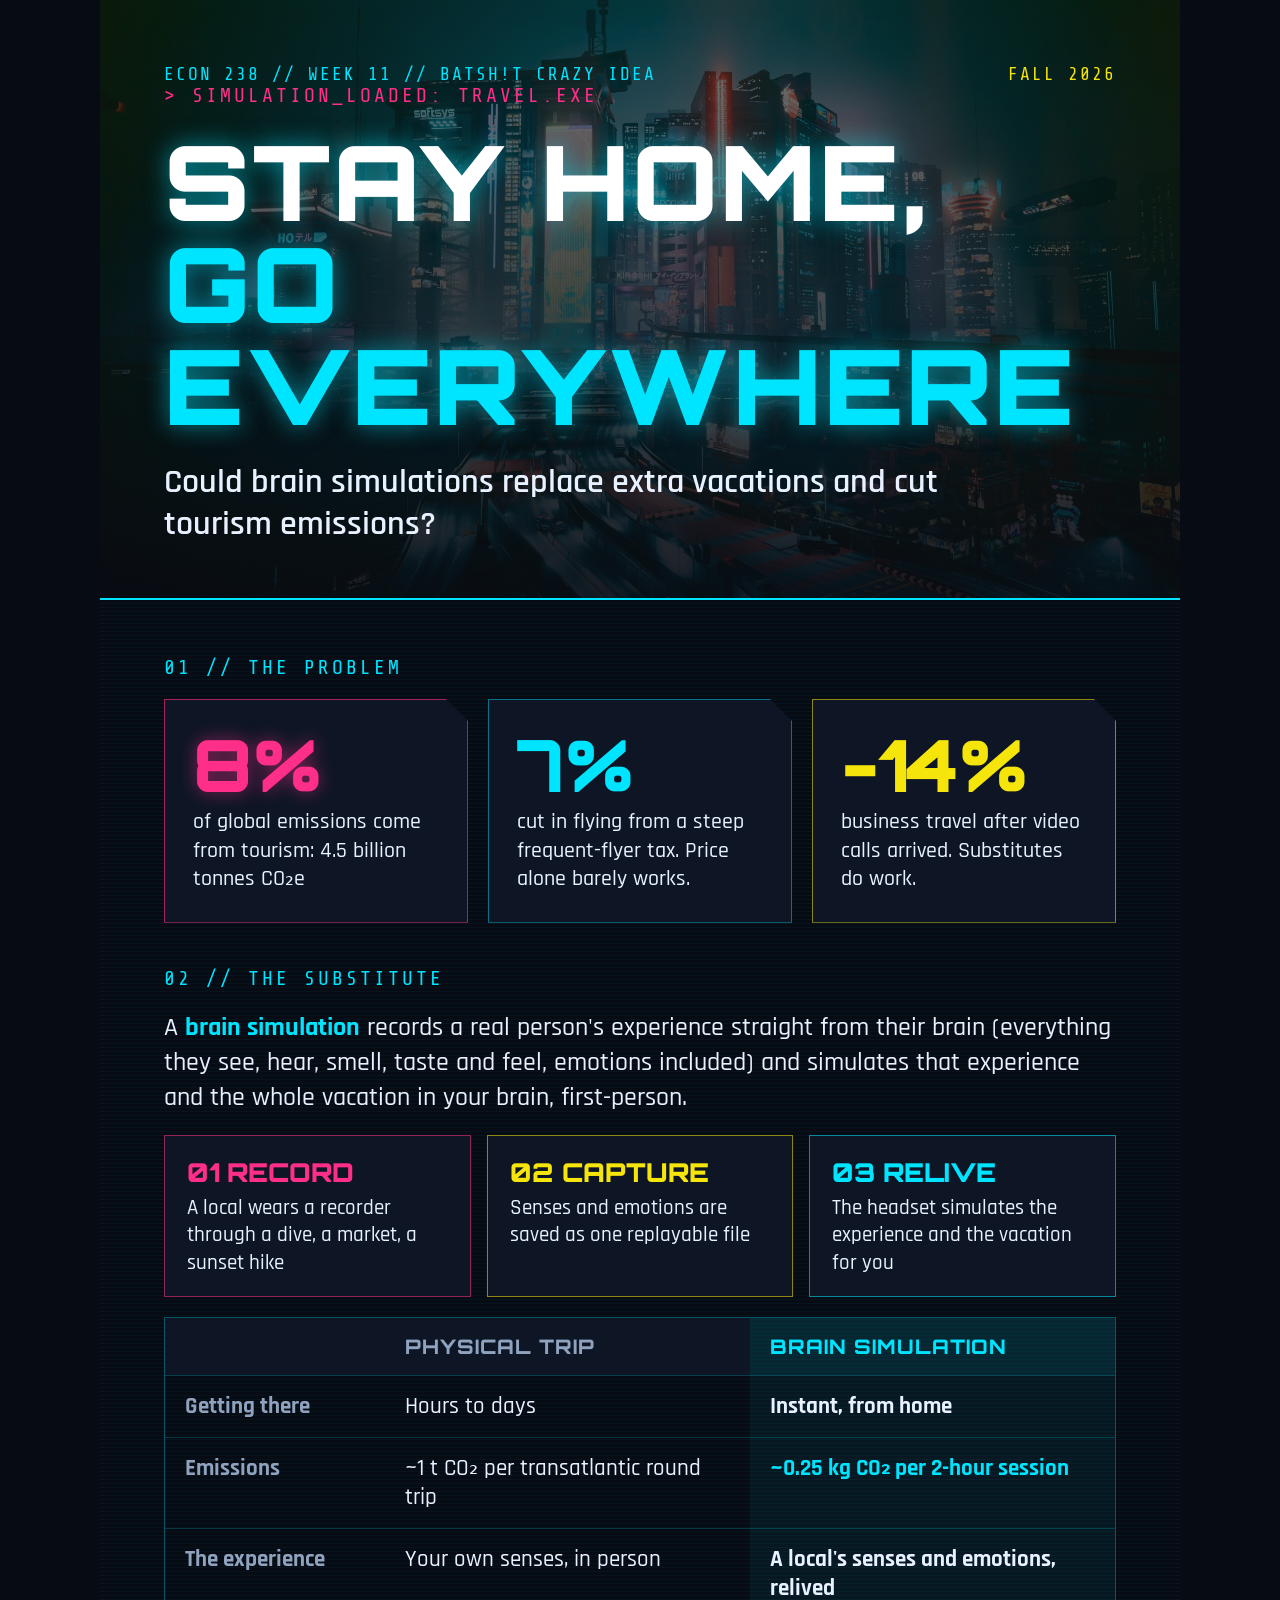
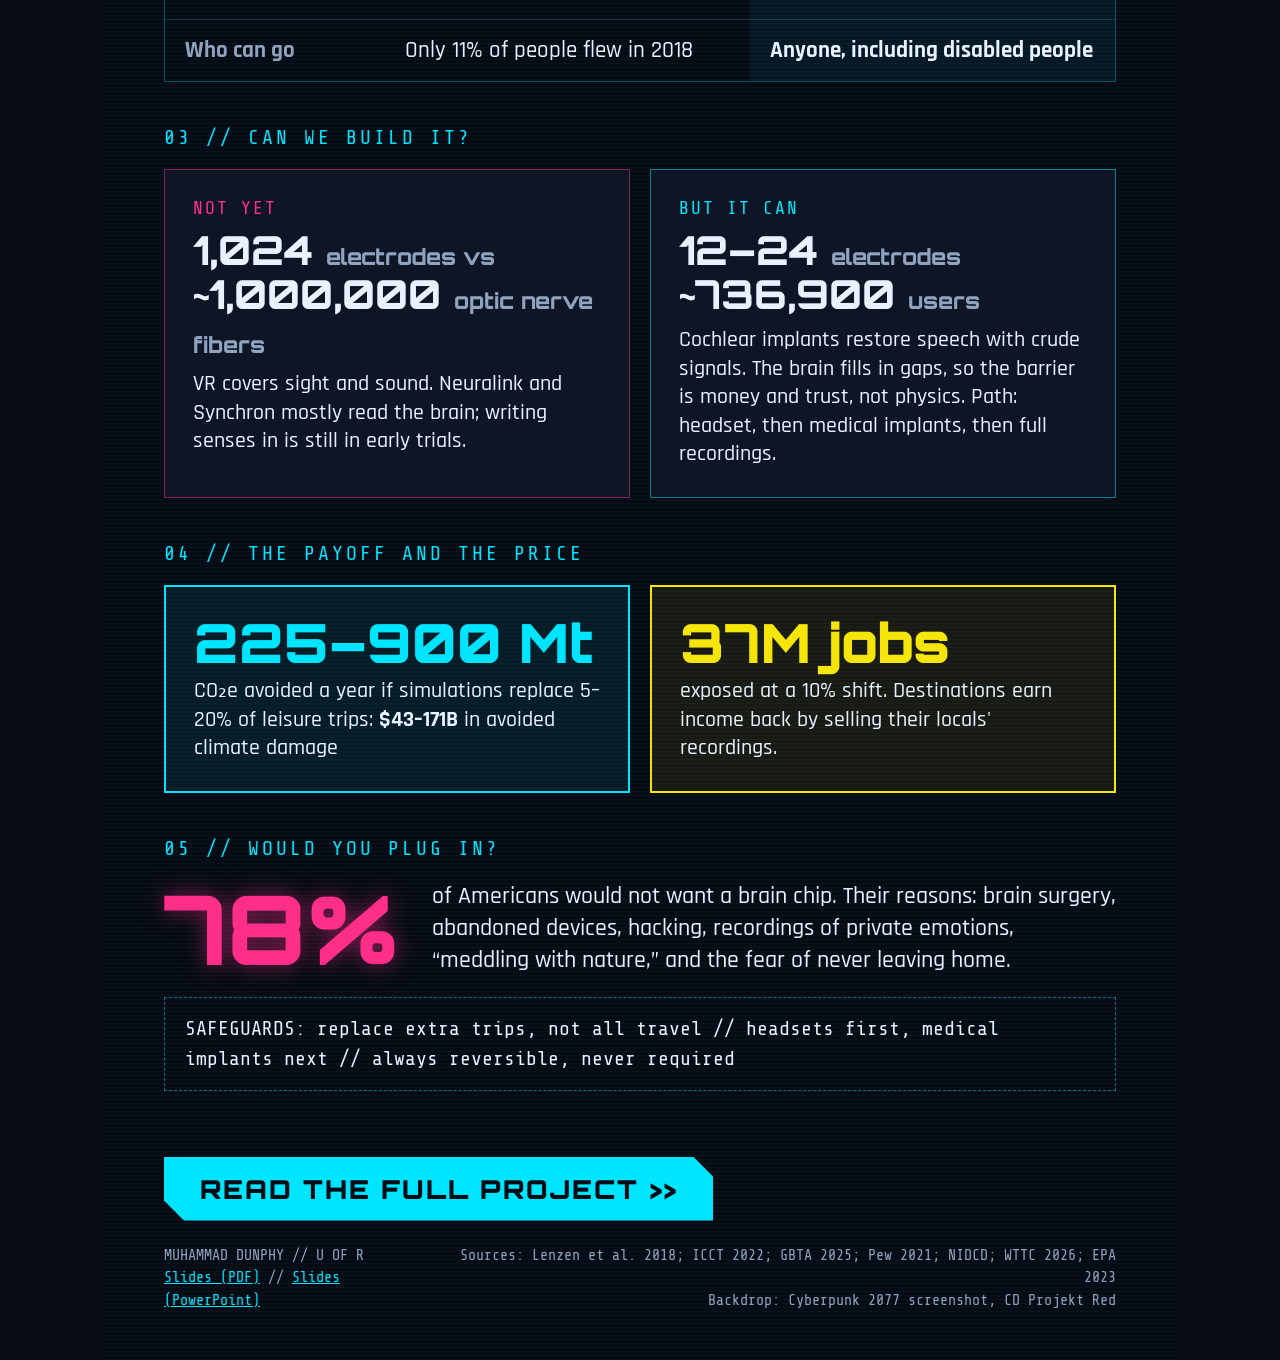
<file: Week 11/index.html>
<!doctype html>
<html lang="en">
<head>
<meta charset="utf-8">
<meta name="viewport" content="width=device-width, initial-scale=1">
<title>Stay Home, Go Everywhere | Week 11 | Econ 238</title>
<meta name="description" content="Could brain simulations that record and replay real experiences replace extra vacations and cut tourism emissions? Week 11 Batsh!t Crazy Idea, Econ 238.">
<style>
@font-face{font-family:'Orbitron';font-weight:800;font-style:normal;font-display:swap;src:url(fonts/orbitron-latin-800-normal.woff2) format('woff2')}
@font-face{font-family:'Orbitron';font-weight:900;font-style:normal;font-display:swap;src:url(fonts/orbitron-latin-900-normal.woff2) format('woff2')}
@font-face{font-family:'Rajdhani';font-weight:500;font-style:normal;font-display:swap;src:url(fonts/rajdhani-latin-500-normal.woff2) format('woff2')}
@font-face{font-family:'Rajdhani';font-weight:600;font-style:normal;font-display:swap;src:url(fonts/rajdhani-latin-600-normal.woff2) format('woff2')}
@font-face{font-family:'Rajdhani';font-weight:700;font-style:normal;font-display:swap;src:url(fonts/rajdhani-latin-700-normal.woff2) format('woff2')}
@font-face{font-family:'Share Tech Mono';font-weight:400;font-style:normal;font-display:swap;src:url(fonts/share-tech-mono-latin-400-normal.woff2) format('woff2')}
body{margin:0;background:#070B14;display:flex;justify-content:center}
a{color:#00E5FF}a:hover{color:#F5E50A}
.hero{background-image:linear-gradient(rgba(7,11,20,0.55),rgba(7,11,20,0.92)),url(city.jpg);background-size:cover;background-position:center 30%}
.scan{background-image:repeating-linear-gradient(0deg,rgba(0,229,255,0.04) 0px,rgba(0,229,255,0.04) 1px,transparent 1px,transparent 4px)}
@media print{@page{size:1080px 2960px;margin:0}body{-webkit-print-color-adjust:exact;print-color-adjust:exact}}
</style>
</head>
<body>
<div class="scan" style="width: 1080px; height: 2960px; box-sizing: border-box; background-color: #070B14; color: #E8F1FF; font-family: Rajdhani, sans-serif; display: flex; flex-direction: column; overflow: hidden">

<div class="hero" style="height: 600px; box-sizing: border-box; padding: 64px; display: flex; flex-direction: column; justify-content: space-between; border-bottom: 2px solid #00E5FF">
<div style="display: flex; justify-content: space-between; font-family: 'Share Tech Mono', monospace; font-size: 18px; letter-spacing: 2px; color: #00E5FF">
<span>ECON 238 // WEEK 11 // BATSH!T CRAZY IDEA</span>
<span style="color: #F5E50A">FALL 2026</span>
</div>
<div style="display: flex; flex-direction: column; gap: 24px">
<div style="font-family: 'Share Tech Mono', monospace; font-size: 20px; color: #FF2E88; letter-spacing: 3px">&gt; SIMULATION_LOADED: TRAVEL.EXE</div>
<h1 style="margin: 0; font-family: Orbitron, sans-serif; font-weight: 900; font-size: 104px; line-height: 0.98; letter-spacing: 2px; color: #FFFFFF; text-shadow: 0 0 24px rgba(0,229,255,0.55)">STAY HOME,<br><span style="color: #00E5FF">GO EVERYWHERE</span></h1>
<p style="margin: 0; font-size: 34px; font-weight: 600; line-height: 1.25; max-width: 860px; color: #E8F1FF">Could brain simulations replace extra vacations and cut tourism emissions?</p>
</div>
</div>

<div style="flex: 1; box-sizing: border-box; padding: 56px 64px 48px; display: flex; flex-direction: column; gap: 44px">

<section style="display: flex; flex-direction: column; gap: 20px">
<div style="font-family: 'Share Tech Mono', monospace; font-size: 20px; color: #00E5FF; letter-spacing: 3px">01 // THE PROBLEM</div>
<div style="display: grid; grid-template-columns: repeat(3, minmax(0, 1fr)); gap: 20px">
<div style="background: #0E1626; border: 1px solid rgba(255,46,136,0.6); padding: 28px; clip-path: polygon(0 0, calc(100% - 22px) 0, 100% 22px, 100% 100%, 0 100%); display: flex; flex-direction: column; gap: 8px">
<div style="font-family: Orbitron, sans-serif; font-weight: 900; font-size: 72px; line-height: 1; color: #FF2E88; text-shadow: 0 0 18px rgba(255,46,136,0.5)">8%</div>
<div style="font-size: 22px; line-height: 1.3">of global emissions come from tourism: 4.5 billion tonnes CO₂e</div>
</div>
<div style="background: #0E1626; border: 1px solid rgba(0,229,255,0.45); padding: 28px; clip-path: polygon(0 0, calc(100% - 22px) 0, 100% 22px, 100% 100%, 0 100%); display: flex; flex-direction: column; gap: 8px">
<div style="font-family: Orbitron, sans-serif; font-weight: 900; font-size: 72px; line-height: 1; color: #00E5FF">7%</div>
<div style="font-size: 22px; line-height: 1.3">cut in flying from a steep frequent-flyer tax. Price alone barely works.</div>
</div>
<div style="background: #0E1626; border: 1px solid rgba(245,229,10,0.55); padding: 28px; clip-path: polygon(0 0, calc(100% - 22px) 0, 100% 22px, 100% 100%, 0 100%); display: flex; flex-direction: column; gap: 8px">
<div style="font-family: Orbitron, sans-serif; font-weight: 900; font-size: 72px; line-height: 1; color: #F5E50A">−14%</div>
<div style="font-size: 22px; line-height: 1.3">business travel after video calls arrived. Substitutes do work.</div>
</div>
</div>
</section>

<section style="display: flex; flex-direction: column; gap: 20px">
<div style="font-family: 'Share Tech Mono', monospace; font-size: 20px; color: #00E5FF; letter-spacing: 3px">02 // THE SUBSTITUTE</div>
<p style="margin: 0; font-size: 26px; line-height: 1.35; font-weight: 500">A <strong style="color: #00E5FF">brain simulation</strong> records a real person's experience straight from their brain (everything they see, hear, smell, taste and feel, emotions included) and simulates that experience and the whole vacation in your brain, first-person.</p>
<div style="display: grid; grid-template-columns: repeat(3, minmax(0, 1fr)); gap: 16px">
<div style="background: #0E1626; border: 1px solid rgba(255,46,136,0.55); padding: 20px 22px; display: flex; flex-direction: column; gap: 6px">
<div style="font-family: Orbitron, sans-serif; font-weight: 900; font-size: 26px; color: #FF2E88">01 RECORD</div>
<div style="font-size: 21px; line-height: 1.3">A local wears a recorder through a dive, a market, a sunset hike</div>
</div>
<div style="background: #0E1626; border: 1px solid rgba(245,229,10,0.55); padding: 20px 22px; display: flex; flex-direction: column; gap: 6px">
<div style="font-family: Orbitron, sans-serif; font-weight: 900; font-size: 26px; color: #F5E50A">02 CAPTURE</div>
<div style="font-size: 21px; line-height: 1.3">Senses and emotions are saved as one replayable file</div>
</div>
<div style="background: #0E1626; border: 1px solid rgba(0,229,255,0.55); padding: 20px 22px; display: flex; flex-direction: column; gap: 6px">
<div style="font-family: Orbitron, sans-serif; font-weight: 900; font-size: 26px; color: #00E5FF">03 RELIVE</div>
<div style="font-size: 21px; line-height: 1.3">The headset simulates the experience and the vacation for you</div>
</div>
</div>
<div style="display: grid; grid-template-columns: 220px minmax(0, 1fr) minmax(0, 1fr); border: 1px solid rgba(0,229,255,0.35); font-size: 23px">
<div style="padding: 16px 20px; background: #0E1626"></div>
<div style="padding: 16px 20px; background: #0E1626; font-family: Orbitron, sans-serif; font-weight: 800; font-size: 20px; color: #8FA3BF; letter-spacing: 1px">PHYSICAL TRIP</div>
<div style="padding: 16px 20px; background: rgba(0,229,255,0.12); font-family: Orbitron, sans-serif; font-weight: 800; font-size: 20px; color: #00E5FF; letter-spacing: 1px">BRAIN SIMULATION</div>
<div style="padding: 16px 20px; border-top: 1px solid rgba(0,229,255,0.2); font-weight: 700; color: #8FA3BF">Getting there</div>
<div style="padding: 16px 20px; border-top: 1px solid rgba(0,229,255,0.2)">Hours to days</div>
<div style="padding: 16px 20px; border-top: 1px solid rgba(0,229,255,0.2); background: rgba(0,229,255,0.06); font-weight: 700">Instant, from home</div>
<div style="padding: 16px 20px; border-top: 1px solid rgba(0,229,255,0.2); font-weight: 700; color: #8FA3BF">Emissions</div>
<div style="padding: 16px 20px; border-top: 1px solid rgba(0,229,255,0.2)">~1 t CO₂ per transatlantic round trip</div>
<div style="padding: 16px 20px; border-top: 1px solid rgba(0,229,255,0.2); background: rgba(0,229,255,0.06); font-weight: 700; color: #00E5FF">~0.25 kg CO₂ per 2-hour session</div>
<div style="padding: 16px 20px; border-top: 1px solid rgba(0,229,255,0.2); font-weight: 700; color: #8FA3BF">The experience</div>
<div style="padding: 16px 20px; border-top: 1px solid rgba(0,229,255,0.2)">Your own senses, in person</div>
<div style="padding: 16px 20px; border-top: 1px solid rgba(0,229,255,0.2); background: rgba(0,229,255,0.06); font-weight: 700">A local's senses and emotions, relived</div>
<div style="padding: 16px 20px; border-top: 1px solid rgba(0,229,255,0.2); font-weight: 700; color: #8FA3BF">Who can go</div>
<div style="padding: 16px 20px; border-top: 1px solid rgba(0,229,255,0.2)">Only 11% of people flew in 2018</div>
<div style="padding: 16px 20px; border-top: 1px solid rgba(0,229,255,0.2); background: rgba(0,229,255,0.06); font-weight: 700">Anyone, including disabled people</div>
</div>
</section>

<section style="display: flex; flex-direction: column; gap: 20px">
<div style="font-family: 'Share Tech Mono', monospace; font-size: 20px; color: #00E5FF; letter-spacing: 3px">03 // CAN WE BUILD IT?</div>
<div style="display: grid; grid-template-columns: repeat(2, minmax(0, 1fr)); gap: 20px">
<div style="background: #0E1626; border: 1px solid rgba(255,46,136,0.5); padding: 28px; display: flex; flex-direction: column; gap: 10px">
<div style="font-family: 'Share Tech Mono', monospace; font-size: 18px; color: #FF2E88; letter-spacing: 2px">NOT YET</div>
<div style="font-family: Orbitron, sans-serif; font-weight: 800; font-size: 40px; line-height: 1.1">1,024 <span style="font-size: 22px; color: #8FA3BF">electrodes vs</span><br>~1,000,000 <span style="font-size: 22px; color: #8FA3BF">optic nerve fibers</span></div>
<div style="font-size: 22px; line-height: 1.3">VR covers sight and sound. Neuralink and Synchron mostly read the brain; writing senses in is still in early trials.</div>
</div>
<div style="background: #0E1626; border: 1px solid rgba(0,229,255,0.5); padding: 28px; display: flex; flex-direction: column; gap: 10px">
<div style="font-family: 'Share Tech Mono', monospace; font-size: 18px; color: #00E5FF; letter-spacing: 2px">BUT IT CAN</div>
<div style="font-family: Orbitron, sans-serif; font-weight: 800; font-size: 40px; line-height: 1.1">12–24 <span style="font-size: 22px; color: #8FA3BF">electrodes</span><br>~736,900 <span style="font-size: 22px; color: #8FA3BF">users</span></div>
<div style="font-size: 22px; line-height: 1.3">Cochlear implants restore speech with crude signals. The brain fills in gaps, so the barrier is money and trust, not physics. Path: headset, then medical implants, then full recordings.</div>
</div>
</div>
</section>

<section style="display: flex; flex-direction: column; gap: 20px">
<div style="font-family: 'Share Tech Mono', monospace; font-size: 20px; color: #00E5FF; letter-spacing: 3px">04 // THE PAYOFF AND THE PRICE</div>
<div style="display: grid; grid-template-columns: repeat(2, minmax(0, 1fr)); gap: 20px">
<div style="border: 2px solid #00E5FF; padding: 28px; background: rgba(0,229,255,0.08); display: flex; flex-direction: column; gap: 8px">
<div style="font-family: Orbitron, sans-serif; font-weight: 900; font-size: 54px; line-height: 1; color: #00E5FF">225–900 Mt</div>
<div style="font-size: 22px; line-height: 1.3">CO₂e avoided a year if simulations replace 5–20% of leisure trips: <strong>$43–171B</strong> in avoided climate damage</div>
</div>
<div style="border: 2px solid #F5E50A; padding: 28px; background: rgba(245,229,10,0.07); display: flex; flex-direction: column; gap: 8px">
<div style="font-family: Orbitron, sans-serif; font-weight: 900; font-size: 54px; line-height: 1; color: #F5E50A">37M jobs</div>
<div style="font-size: 22px; line-height: 1.3">exposed at a 10% shift. Destinations earn income back by selling their locals' recordings.</div>
</div>
</div>
</section>

<section style="display: flex; flex-direction: column; gap: 20px">
<div style="font-family: 'Share Tech Mono', monospace; font-size: 20px; color: #00E5FF; letter-spacing: 3px">05 // WOULD YOU PLUG IN?</div>
<div style="display: flex; gap: 32px; align-items: center">
<div style="font-family: Orbitron, sans-serif; font-weight: 900; font-size: 96px; line-height: 1; color: #FF2E88; text-shadow: 0 0 22px rgba(255,46,136,0.5)">78%</div>
<div style="font-size: 24px; line-height: 1.35">of Americans would not want a brain chip. Their reasons: brain surgery, abandoned devices, hacking, recordings of private emotions, “meddling with nature,” and the fear of never leaving home.</div>
</div>
<div style="font-family: 'Share Tech Mono', monospace; font-size: 20px; line-height: 1.5; color: #E8F1FF; border: 1px dashed rgba(0,229,255,0.5); padding: 16px 20px">SAFEGUARDS: replace extra trips, not all travel // headsets first, medical implants next // always reversible, never required</div>
</section>

<div style="margin-top: auto; display: flex; flex-direction: column; gap: 24px; align-items: flex-start">
<a href="Brain_Simulations_Econ238_Idea.pdf" style="display: inline-flex; align-items: center; gap: 16px; min-height: 64px; padding: 0 36px; background: #00E5FF; color: #070B14; text-decoration: none; font-family: Orbitron, sans-serif; font-weight: 900; font-size: 26px; letter-spacing: 2px; clip-path: polygon(0 0, calc(100% - 20px) 0, 100% 20px, 100% 100%, 20px 100%, 0 calc(100% - 20px))">READ THE FULL PROJECT &gt;&gt;</a>
<div style="display: flex; justify-content: space-between; width: 100%; gap: 24px; font-family: 'Share Tech Mono', monospace; font-size: 15px; line-height: 1.5; color: #8FA3BF">
<span>MUHAMMAD DUNPHY // U OF R<br><a href="Brain_Simulations_Econ238_Idea.pdf">Slides (PDF)</a> // <a href="Brain_Simulations_Econ238_Idea.pptx">Slides (PowerPoint)</a></span>
<span style="text-align: right">Sources: Lenzen et al. 2018; ICCT 2022; GBTA 2025; Pew 2021; NIDCD; WTTC 2026; EPA 2023<br>Backdrop: Cyberpunk 2077 screenshot, CD Projekt Red</span>
</div>
</div>

</div>
</div>
</body>
</html>
</file>
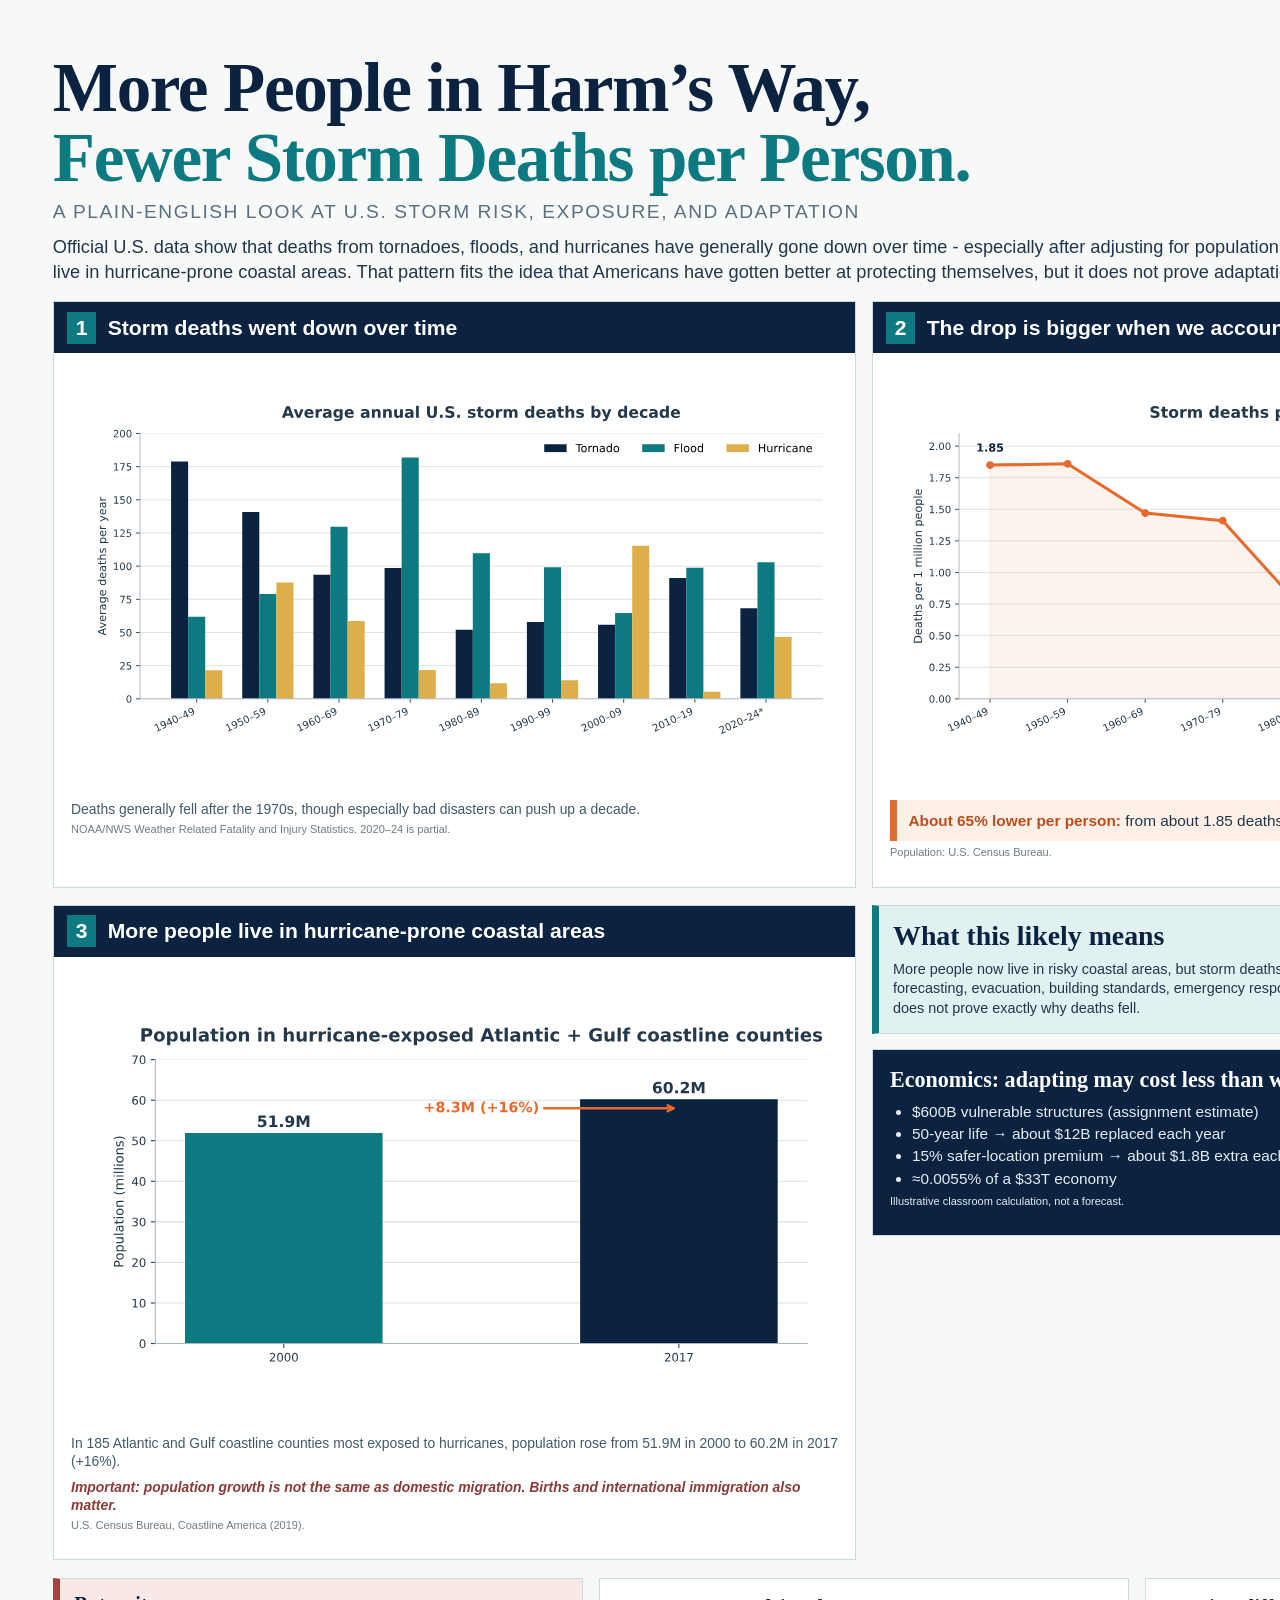
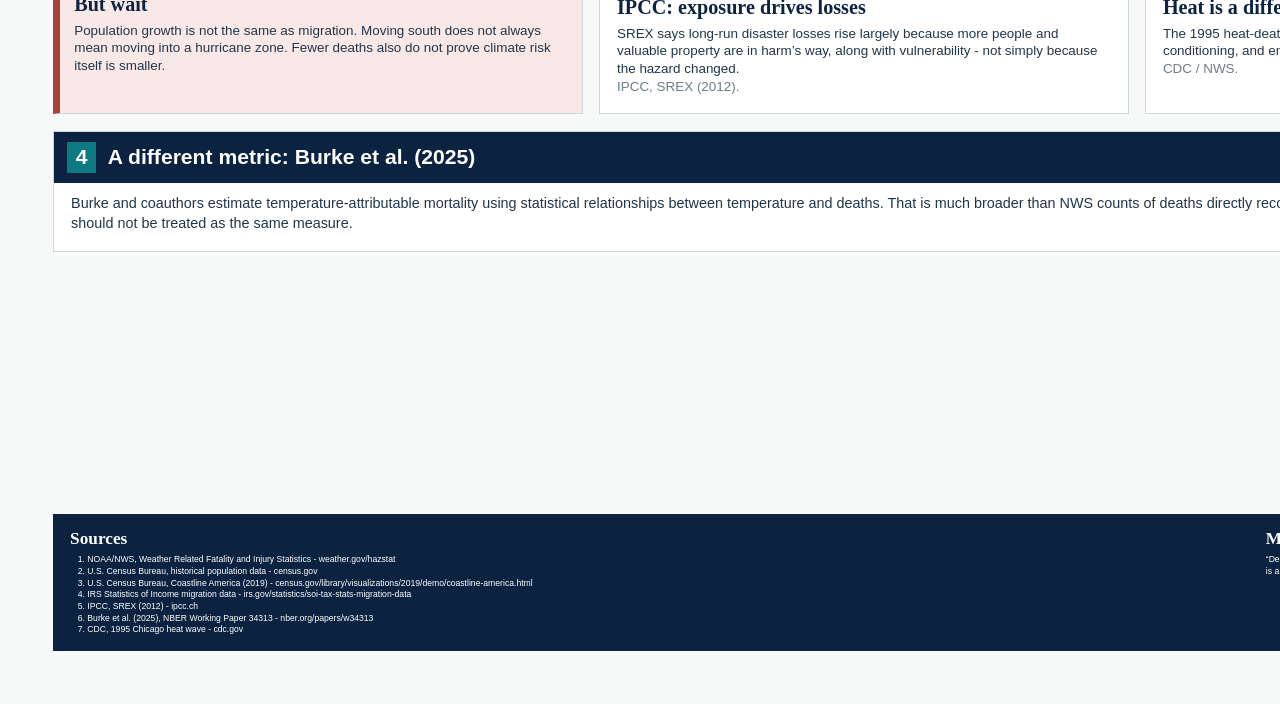
<file: poster.html>
<!doctype html>
<html lang="en"><head><meta charset="utf-8"><title>Storm Adaptation Poster</title><style>
@page{size:18in 24in;margin:0}*{box-sizing:border-box}body{margin:0;background:white;color:#20364a;font-family:Arial,sans-serif}.page{width:18in;height:24in;padding:.55in;background:#f7f9f8;display:flex;flex-direction:column;gap:.18in}h1,h2,h3{font-family:Georgia,serif;margin:0;color:#0b2340}h1{font-size:.72in;line-height:1.02;letter-spacing:-.02em}h1 span{color:#0c7a80}.sub{font-size:.2in;text-transform:uppercase;letter-spacing:.08em;color:#597082;margin-top:.08in}.intro{font-size:.19in;line-height:1.35;margin:.12in 0 0;max-width:15.5in}.row{display:grid;gap:.16in}.two{grid-template-columns:1fr 1fr}.three{grid-template-columns:1fr 1fr 1fr}.panel{background:#fff;border:1px solid #cbd8de;padding:.18in}.bar{font:bold .22in Arial;background:#0b2340;color:#fff;padding:.10in .14in;margin:-.18in -.18in .12in;display:flex;gap:.12in;align-items:center}.num{background:#0c7a80;padding:.04in .09in}.panel img{width:100%;height:auto;display:block}.caption{font-size:.145in;line-height:1.3;margin:.08in 0 0;color:#405a6b}.source{font-size:.115in;color:#6b7d88;margin-top:.05in}.highlight{background:#fff0e7;border-left:.08in solid #e66a2c;padding:.12in;margin-top:.08in;font-size:.16in}.highlight strong{color:#bb4d1c}.teal{background:#e1f0f1;border-left:.08in solid #0c7a80;padding:.15in}.warn{background:#f8e8e6;border-left:.08in solid #a8423f;padding:.15in}.econ{background:#0b2340;color:white}.econ h3{color:white;font-size:.23in}.econ p,.econ li{color:#e3edf2}.econ ul{margin:.08in 0 0;padding-left:.23in;font-size:.16in;line-height:1.45}.mini h3{font-size:.21in;margin-bottom:.06in}.mini p{font-size:.14in;line-height:1.32;margin:0}.footer{margin-top:auto;background:#0b2340;color:white;padding:.16in .18in;display:grid;grid-template-columns:1.5fr .5fr;gap:.2in}.footer h3{color:white;font-size:.18in;margin-bottom:.05in}.footer ol{margin:0;padding-left:.18in;font-size:.09in;line-height:1.35}.footer p{font-size:.09in;line-height:1.35;margin:0}.caution{color:#8a3b37;font-style:italic;font-weight:bold}.metric{font-size:.18in;font-weight:bold;color:#e66a2c}.section-title{font-size:.29in;margin-bottom:.08in}.plain{font-size:.15in;line-height:1.35;margin:0}
</style></head><body><div class="page">
<header><h1>More People in Harm’s Way,<br><span>Fewer Storm Deaths per Person.</span></h1><div class="sub">A plain-English look at U.S. storm risk, exposure, and adaptation</div><p class="intro">Official U.S. data show that deaths from tornadoes, floods, and hurricanes have generally gone down over time - especially after adjusting for population. At the same time, more people live in hurricane-prone coastal areas. That pattern fits the idea that Americans have gotten better at protecting themselves, but it does not prove adaptation is the only reason.</p></header>
<div class="row two">
  <section class="panel"><div class="bar"><span class="num">1</span> Storm deaths went down over time</div><img src="assets/raw_fatalities.svg"><p class="caption">Deaths generally fell after the 1970s, though especially bad disasters can push up a decade.</p><p class="source">NOAA/NWS Weather Related Fatality and Injury Statistics. 2020–24 is partial.</p></section>
  <section class="panel"><div class="bar"><span class="num">2</span> The drop is bigger when we account for population</div><img src="assets/death_intensity.svg"><div class="highlight"><strong>About 65% lower per person:</strong> from about 1.85 deaths per million in the 1940s to about 0.65 in 2020–24.</div><p class="source">Population: U.S. Census Bureau.</p></section>
</div>
<div class="row two">
  <section class="panel"><div class="bar"><span class="num">3</span> More people live in hurricane-prone coastal areas</div><img src="assets/coast_population.svg"><p class="caption">In 185 Atlantic and Gulf coastline counties most exposed to hurricanes, population rose from 51.9M in 2000 to 60.2M in 2017 (+16%).</p><p class="caution caption">Important: population growth is not the same as domestic migration. Births and international immigration also matter.</p><p class="source">U.S. Census Bureau, Coastline America (2019).</p></section>
  <div style="display:flex;flex-direction:column;gap:.16in">
    <section class="panel teal"><h3 class="section-title">What this likely means</h3><p class="plain">More people now live in risky coastal areas, but storm deaths - especially per person - are lower. That fits the idea that forecasting, evacuation, building standards, emergency response, behavior, and wealth have improved protection. It still does not prove exactly why deaths fell.</p></section>
    <section class="panel econ"><h3>Economics: adapting may cost less than we think</h3><ul><li>$600B vulnerable structures (assignment estimate)</li><li>50-year life → about $12B replaced each year</li><li>15% safer-location premium → about $1.8B extra each year</li><li>≈0.0055% of a $33T economy</li></ul><p class="source">Illustrative classroom calculation, not a forecast.</p></section>
  </div>
</div>
<div class="row three">
  <section class="panel warn mini"><h3>But wait</h3><p>Population growth is not the same as migration. Moving south does not always mean moving into a hurricane zone. Fewer deaths also do not prove climate risk itself is smaller.</p></section>
  <section class="panel mini"><h3>IPCC: exposure drives losses</h3><p>SREX says long-run disaster losses rise largely because more people and valuable property are in harm’s way, along with vulnerability - not simply because the hazard changed.</p><p class="source">IPCC, SREX (2012).</p></section>
  <section class="panel mini"><h3>Heat is a different story</h3><p>The 1995 heat-death spike shows that age, social isolation, access to air conditioning, and emergency response can strongly shape mortality.</p><p class="source">CDC / NWS.</p></section>
</div>
<section class="panel"><div class="bar"><span class="num">4</span> A different metric: Burke et al. (2025)</div><p class="plain">Burke and coauthors estimate temperature-attributable mortality using statistical relationships between temperature and deaths. That is much broader than NWS counts of deaths directly recorded under weather-event categories, so the two numbers should not be treated as the same measure.</p></section>
<footer class="footer"><div><h3>Sources</h3><ol><li>NOAA/NWS, Weather Related Fatality and Injury Statistics  -  weather.gov/hazstat</li><li>U.S. Census Bureau, historical population data  -  census.gov</li><li>U.S. Census Bureau, Coastline America (2019)  -  census.gov/library/visualizations/2019/demo/coastline-america.html</li><li>IRS Statistics of Income migration data  -  irs.gov/statistics/soi-tax-stats-migration-data</li><li>IPCC, SREX (2012)  -  ipcc.ch</li><li>Burke et al. (2025), NBER Working Paper 34313  -  nber.org/papers/w34313</li><li>CDC, 1995 Chicago heat wave  -  cdc.gov</li></ol></div><div><h3>Method note</h3><p>“Death intensity” = average annual tornado + flood + hurricane deaths per 1,000,000 people. 2020–24 is a partial decade. NWS counts hurricane wind deaths separately from flood and tornado deaths.</p></div></footer>
</div></body></html>
</file>
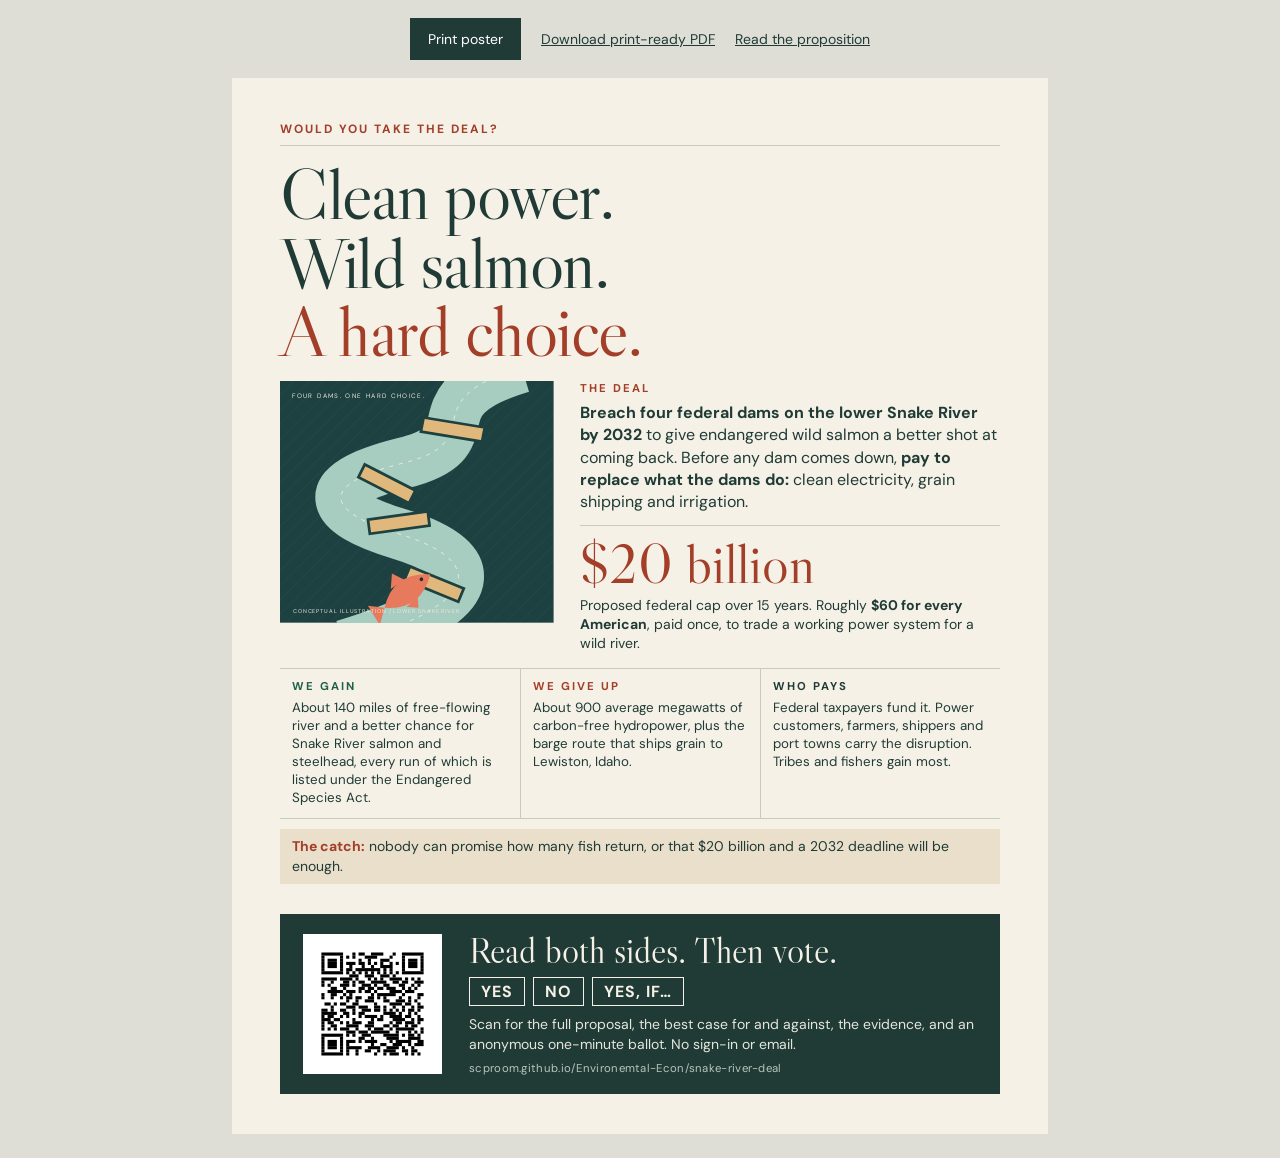
<file: snake-river-deal/poster.html>
<!doctype html>
<html lang="en">
<head>
<meta charset="utf-8">
<meta name="viewport" content="width=device-width,initial-scale=1">
<title>Clean power. Wild salmon. | Print poster</title>
<style>
@import url('https://fonts.googleapis.com/css2?family=DM+Sans:wght@400;500;700&family=Libre+Caslon+Display&display=swap');
:root{--paper:#f5f1e7;--ink:#203b36;--muted:#5a685f;--line:#c8cbbb;--accent:#a33e28;--green:#214d43;--sand:#e9dfcb}
*{box-sizing:border-box}
@page{size:letter;margin:0}
body{margin:0;background:#deded7;color:var(--ink);font-family:'DM Sans',Arial,sans-serif;-webkit-print-color-adjust:exact;print-color-adjust:exact}
.toolbar{padding:18px;display:flex;gap:20px;justify-content:center;align-items:center;flex-wrap:wrap;font-size:14px}
.toolbar a{color:inherit}
.toolbar button{font:inherit;cursor:pointer;background:var(--ink);color:#fff;border:0;padding:12px 18px}
.frame{width:100%;max-width:8.5in;margin:0 auto 24px;overflow:hidden}
.sheet{width:8.5in;height:11in;background:var(--paper);padding:.45in .5in .42in;display:flex;flex-direction:column;transform-origin:top left}
.top{display:flex;justify-content:space-between;border-bottom:1px solid var(--line);padding-bottom:8px;font-size:9pt;font-weight:700;letter-spacing:2px;text-transform:uppercase}
.top span:last-child{color:var(--accent)}
h1{font:54pt/.95 'Libre Caslon Display',Georgia,serif;letter-spacing:-1.5px;margin:14px 0 0}
h1 em{color:var(--accent);font-style:normal}
.hero{display:grid;grid-template-columns:2.85in 1fr;gap:.28in;margin-top:16px;align-items:start}
.art svg{display:block;width:100%;height:auto}
.deal .eyebrow{font-size:8.5pt;font-weight:700;letter-spacing:2px;text-transform:uppercase;color:var(--accent);margin:0 0 6px}
.deal p.lede{font-size:12pt;line-height:1.38;margin:0}
.deal p.lede b{font-weight:700}
.big{margin-top:12px;border-top:1px solid var(--line);padding-top:10px}
.big strong{display:block;font:42pt/1 'Libre Caslon Display',Georgia,serif;color:var(--accent)}
.big span{display:block;font-size:10.5pt;line-height:1.35;margin-top:4px}
.trade{display:grid;grid-template-columns:repeat(3,1fr);margin-top:16px;border-block:1px solid var(--line)}
.trade div{padding:10px 12px 11px}
.trade div+div{border-left:1px solid var(--line)}
.trade h2{margin:0 0 5px;font-size:8.5pt;letter-spacing:2px;text-transform:uppercase}
.trade .gain h2{color:#22604a}.trade .lose h2{color:var(--accent)}
.trade p{margin:0;font-size:10pt;line-height:1.35}
.catch{margin:10px 0 12px;background:var(--sand);padding:8px 12px;font-size:10.5pt;line-height:1.38}
.catch b{color:var(--accent)}
.cta{margin-top:auto;background:var(--ink);color:var(--paper);display:grid;grid-template-columns:1.45in 1fr;gap:.28in;align-items:center;padding:.18in .24in}
.qr{background:#fff;padding:6px}
.qr img{display:block;width:100%;height:auto}
.cta h2{font:27pt/1.05 'Libre Caslon Display',Georgia,serif;margin:0 0 8px}
.votes{display:flex;gap:8px;margin:0 0 9px}
.votes span{border:1.5px solid var(--paper);padding:3px 11px;font-weight:700;font-size:12pt;letter-spacing:1px}
.cta p{margin:0;font-size:10.5pt;line-height:1.4;color:#e4e6dc}
.cta .url{margin-top:6px;font-size:8.5pt;letter-spacing:.3px;color:#b9c4bd}
@media print{body{background:#fff}.toolbar{display:none}.frame{max-width:none;margin:0;overflow:visible}.sheet{transform:none!important}}
</style>
</head>
<body>
<nav class="toolbar" aria-label="Poster tools"><button onclick="window.print()">Print poster</button><a href="public-poster.pdf">Download print-ready PDF</a><a href="index.html">Read the proposition</a></nav>

<div class="frame" id="frame">
<main class="sheet" id="sheet" aria-label="Public poster: four Snake River dams">
  <div class="top"><span>Would you take the deal?</span></div>

  <h1>Clean power.<br>Wild salmon.<br><em>A hard choice.</em></h1>

  <div class="hero">
    <div class="art">
      <svg viewBox="0 0 600 530" role="img" aria-label="An illustrated salmon approaches four barriers across a winding river. Conceptual illustration, not a geographic map."><defs><pattern id="lines" width="32" height="32" patternUnits="userSpaceOnUse"><path d="M0 32L32 0" stroke="#a0b6ae" stroke-opacity=".15"/></pattern></defs><rect width="600" height="530" fill="#1c4140"/><rect width="600" height="530" fill="url(#lines)"/><path d="M530 -30C280 45 470 130 270 180S110 290 260 335S500 470 140 580" fill="none" stroke="#a7ccc0" stroke-width="112"/><path d="M530 -30C280 45 470 130 270 180S110 290 260 335S500 470 140 580" fill="none" stroke="#e9eee0" stroke-width="2" stroke-dasharray="9 12"/><g fill="#e1b87b" stroke="#1c4140" stroke-width="6"><path d="M315 80l134 22-6 31-134-22z"/><path d="M186 183l111 57-14 28-111-57z"/><path d="M193 304l131-18 4 31-131 18z"/><path d="M285 407l118 48-12 29-118-48z"/></g><g transform="translate(290 453) rotate(-36)"><path d="M-75 0Q-15-52 49 0Q-15 52-75 0L-106 25-102-25Z" fill="#e7795c"/><path d="M-40-25l22-26 14 27M-35 27l20 17 13-21" fill="#e7795c"/><circle cx="27" cy="-3" r="4" fill="#17332f"/></g><text x="27" y="38" fill="#eee8d9" font-size="14" letter-spacing="3">FOUR DAMS. ONE HARD CHOICE.</text><text x="28" y="508" fill="#eee8d9" font-size="12" letter-spacing="2">CONCEPTUAL ILLUSTRATION / LOWER SNAKE RIVER</text></svg>
    </div>
    <div class="deal">
      <p class="eyebrow">The deal</p>
      <p class="lede"><b>Breach four federal dams on the lower Snake River by 2032</b> to give endangered wild salmon a better shot at coming back. Before any dam comes down, <b>pay to replace what the dams do:</b> clean electricity, grain shipping and irrigation.</p>
      <div class="big">
        <strong>$20 billion</strong>
        <span>Proposed federal cap over 15 years. Roughly <b>$60 for every American</b>, paid once, to trade a working power system for a wild river.</span>
      </div>
    </div>
  </div>

  <div class="trade">
    <div class="gain"><h2>We gain</h2><p>About 140 miles of free-flowing river and a better chance for Snake River salmon and steelhead, every run of which is listed under the Endangered Species Act.</p></div>
    <div class="lose"><h2>We give up</h2><p>About 900 average megawatts of carbon-free hydropower, plus the barge route that ships grain to Lewiston, Idaho.</p></div>
    <div><h2>Who pays</h2><p>Federal taxpayers fund it. Power customers, farmers, shippers and port towns carry the disruption. Tribes and fishers gain most.</p></div>
  </div>

  <p class="catch"><b>The catch:</b> nobody can promise how many fish return, or that $20 billion and a 2032 deadline will be enough.</p>

  <section class="cta">
    <div class="qr"><img src="qr.svg" alt="QR code linking to the full proposition and ballot"></div>
    <div>
      <h2>Read both sides. Then vote.</h2>
      <div class="votes"><span>YES</span><span>NO</span><span>YES, IF&hellip;</span></div>
      <p>Scan for the full proposal, the best case for and against, the evidence, and an anonymous one-minute ballot. No sign-in or email.</p>
      <p class="url">scproom.github.io/Environemtal-Econ/snake-river-deal</p>
    </div>
  </section>
</main>
</div>

<script>
  // Scale the letter-size sheet down to fit narrow screens; printing always uses full size.
  function fit(){var f=document.getElementById('frame'),s=document.getElementById('sheet');var k=Math.min(1,f.clientWidth/s.offsetWidth);s.style.transform='scale('+k+')';f.style.height=(s.offsetHeight*k)+'px';}
  window.addEventListener('resize',fit);fit();
</script>
</body>
</html>
</file>
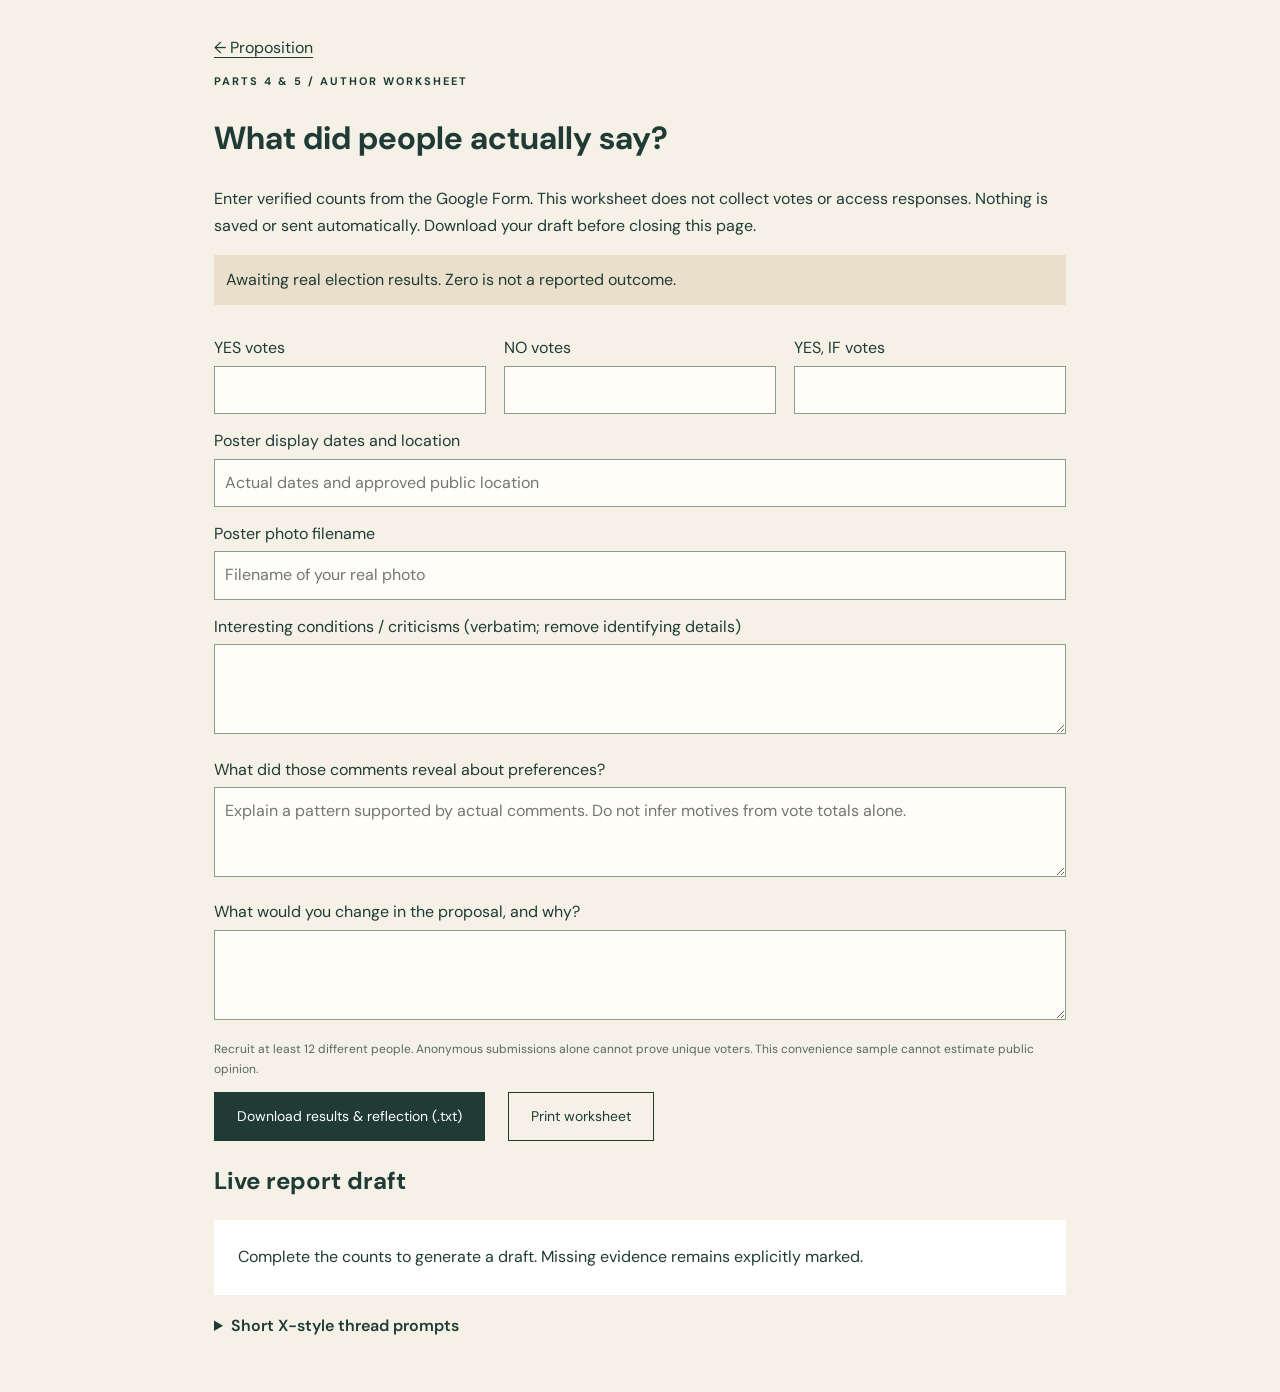
<file: snake-river-deal/report.html>
<!doctype html><html lang="en"><head><meta charset="utf-8"><meta name="viewport" content="width=device-width,initial-scale=1"><title>Election results and reflection | ECON 238</title><meta name="description" content="A public environmental economics bargain: read the tradeoffs, challenge the proposal, and cast an anonymous vote."><link rel="stylesheet" href="style.css"></head><body><main class="report"><a href="index.html">← Proposition</a><p class="eyebrow">Parts 4 & 5 / Author worksheet</p><h1>What did people actually say?</h1><p>Enter verified counts from the Google Form. This worksheet does not collect votes or access responses. Nothing is saved or sent automatically. Download your draft before closing this page.</p><p class="status" id="status" role="status">Awaiting real election results. Zero is not a reported outcome.</p><div class="fields"><div><label for="yesCount">YES votes</label><input id="yesCount" type="number" min="0" step="1" inputmode="numeric"></div><div><label for="noCount">NO votes</label><input id="noCount" type="number" min="0" step="1" inputmode="numeric"></div><div><label for="ifCount">YES, IF votes</label><input id="ifCount" type="number" min="0" step="1" inputmode="numeric"></div></div><div id="totals" aria-live="polite"></div><label for="dates">Poster display dates and location</label><input id="dates" placeholder="Actual dates and approved public location"><label for="photo">Poster photo filename</label><input id="photo" placeholder="Filename of your real photo"><label for="comments">Interesting conditions / criticisms (verbatim; remove identifying details)</label><textarea id="comments"></textarea><label for="lesson">What did those comments reveal about preferences?</label><textarea id="lesson" placeholder="Explain a pattern supported by actual comments. Do not infer motives from vote totals alone."></textarea><label for="revision">What would you change in the proposal, and why?</label><textarea id="revision"></textarea><p class="small">Recruit at least 12 different people. Anonymous submissions alone cannot prove unique voters. This convenience sample cannot estimate public opinion.</p><div class="downloads"><button id="download" class="button" disabled>Download results & reflection (.txt)</button><button id="print" class="button secondary" onclick="window.print()">Print worksheet</button></div><h2>Live report draft</h2><pre class="draft" id="draft">Complete the counts to generate a draft. Missing evidence remains explicitly marked.</pre><details><summary>Short X-style thread prompts</summary><p>Use 3–5 posts, each at most 280 characters. Report the deal and sample; give the split; quote one revealing condition; explain what you learned. Keep YES, IF separate from YES. Do not post unsupported conclusions about why people voted.</p></details></main><script>
const ids=['yesCount','noCount','ifCount'];let reportText='';function refresh(){const raw=ids.map(id=>document.getElementById(id).value);const values=raw.map(Number);const valid=raw.every(x=>x.trim()!=='')&&values.every(x=>Number.isSafeInteger(x)&&x>=0);const n=values.reduce((a,b)=>a+b,0);const good=valid&&n>0&&Number.isSafeInteger(n);document.getElementById('download').disabled=!good;if(!good){document.getElementById('status').textContent='Awaiting valid real results: enter all three nonnegative whole-number counts; total must exceed zero.';document.getElementById('totals').replaceChildren();document.getElementById('draft').textContent='Complete the counts to generate a draft.';return;}const labels=['YES','NO','YES, IF'];document.getElementById('status').textContent=n>=12?'At least 12 submissions entered. Confirm they came from 12 different people.':'Only '+n+' submissions entered. At least 12 different voters are required.';let table=document.createElement('table');let header=document.createElement('tr');['Choice','Count','Share'].forEach(t=>{let th=document.createElement('th');th.textContent=t;header.append(th)});table.append(header);values.forEach((x,i)=>{let tr=document.createElement('tr');[labels[i],String(x),(100*x/n).toFixed(1)+'%'].forEach(t=>{let td=document.createElement('td');td.textContent=t;tr.append(td)});table.append(tr)});document.getElementById('totals').replaceChildren(table);const val=id=>document.getElementById(id).value.trim()||'[TO COMPLETE FROM REAL EVIDENCE]';reportText='ECON 238 — Election results and reflection\n\nProposition: Breach Four Snake River Dams and Pay to Replace Their Benefits\nURL: https://scproom.github.io/Environemtal-Econ/snake-river-deal/\nPoster display: '+val('dates')+'\nPhoto: '+val('photo')+'\n\nTotal submissions: '+n+'\n'+values.map((x,i)=>labels[i]+': '+x+' ('+(100*x/n).toFixed(1)+'%)').join('\n')+'\nShares may differ from 100% by rounding.\n\nInteresting comments:\n'+val('comments')+'\n\nWhat I learned:\n'+val('lesson')+'\n\nWhat I would change:\n'+val('revision')+'\n\nMethod: anonymous convenience sample; not representative of the public. Verify at least 12 different participants. YES, IF is conditional support, reported separately.\n';document.getElementById('draft').textContent=reportText;}document.querySelectorAll('input,textarea').forEach(x=>x.addEventListener('input',refresh));document.getElementById('download').addEventListener('click',()=>{let url=URL.createObjectURL(new Blob([reportText],{type:'text/plain;charset=utf-8'}));let a=document.createElement('a');a.href=url;a.download='election-results-and-reflection.txt';a.click();setTimeout(()=>URL.revokeObjectURL(url),1000)});
</script></body></html>
</file>
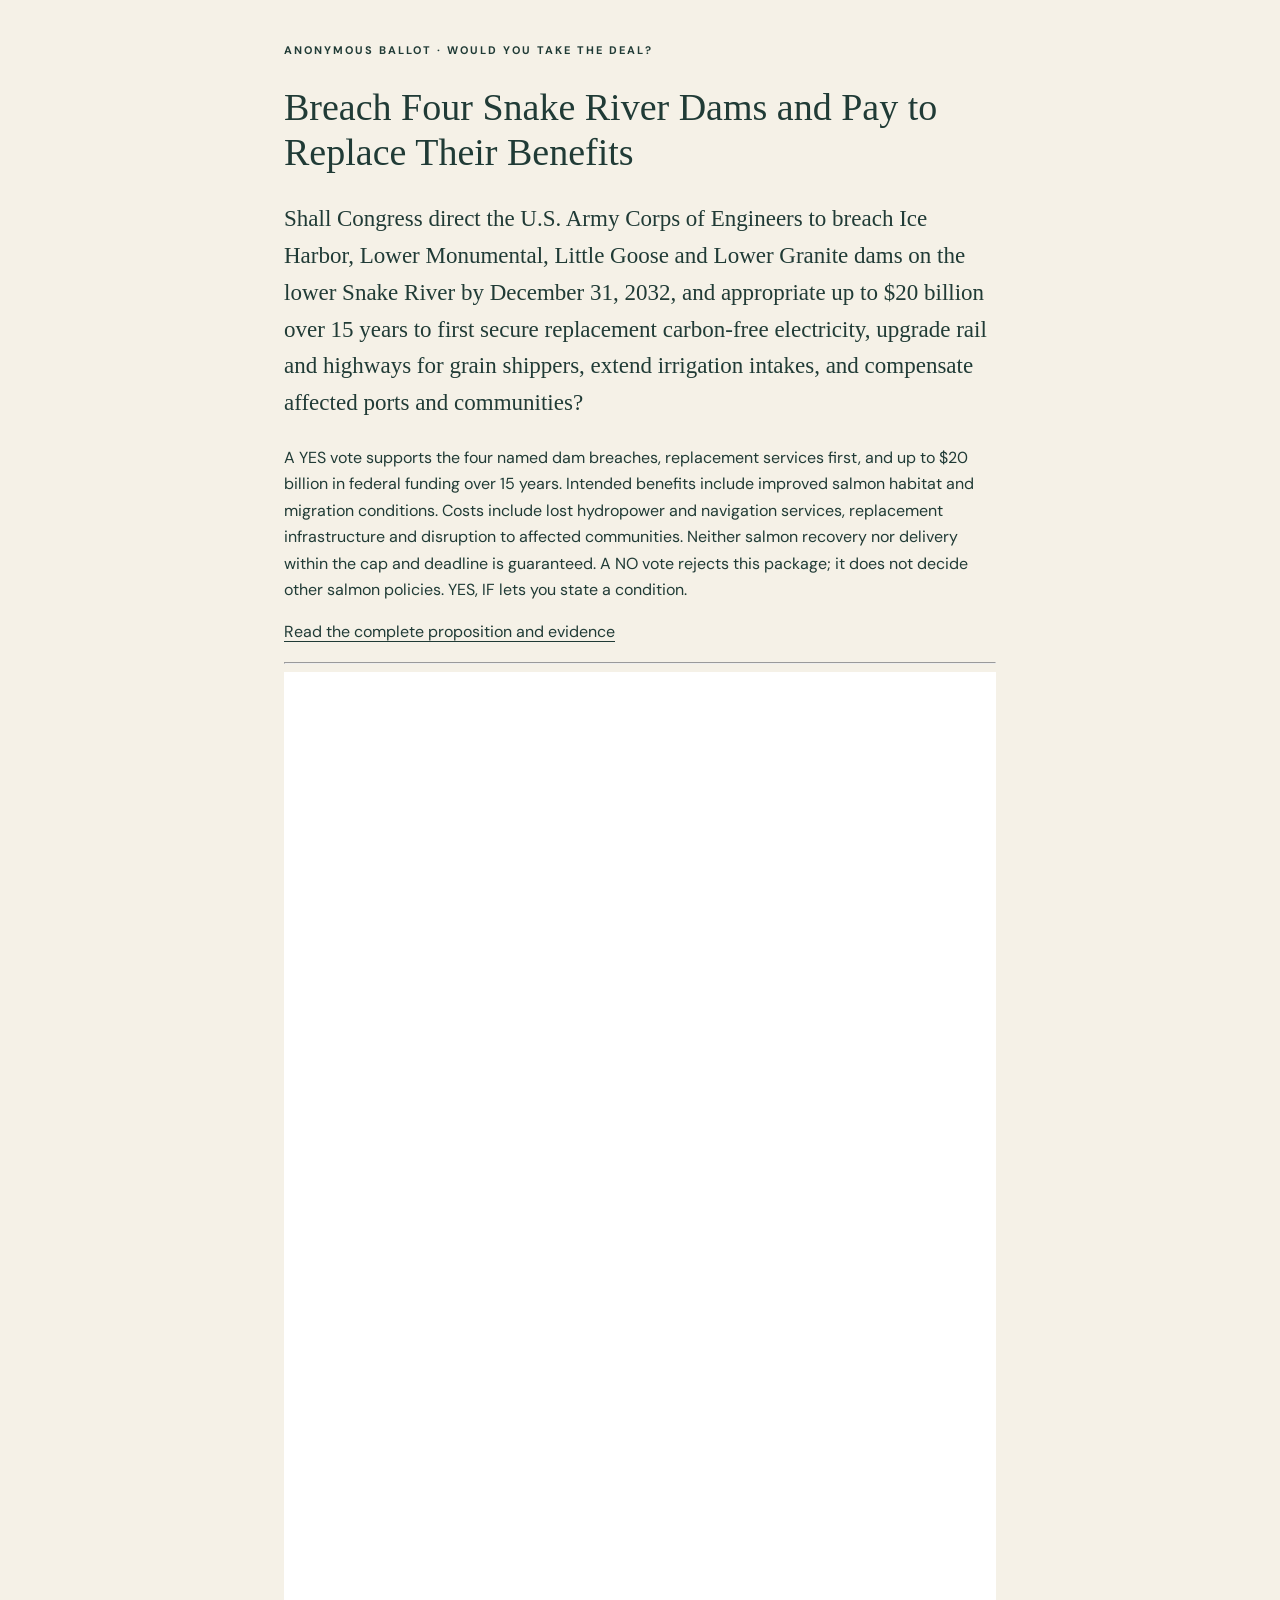
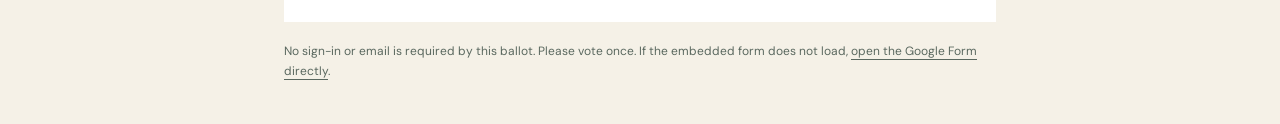
<file: snake-river-deal/vote.html>
<!doctype html><html lang="en"><head><meta charset="utf-8"><meta name="viewport" content="width=device-width,initial-scale=1"><title>Anonymous ballot | Four dams. One hard choice.</title><meta name="description" content="A public environmental economics bargain: read the tradeoffs, challenge the proposal, and cast an anonymous vote."><link rel="stylesheet" href="style.css"></head><body><main class="ballot-page"><p class="eyebrow">Anonymous ballot · Would you take the deal?</p><h1>Breach Four Snake River Dams and Pay to Replace Their Benefits</h1><p class="ballot-text">Shall Congress direct the U.S. Army Corps of Engineers to breach Ice Harbor, Lower Monumental, Little Goose and Lower Granite dams on the lower Snake River by December 31, 2032, and appropriate up to $20 billion over 15 years to first secure replacement carbon-free electricity, upgrade rail and highways for grain shippers, extend irrigation intakes, and compensate affected ports and communities?</p><p>A YES vote supports the four named dam breaches, replacement services first, and up to $20 billion in federal funding over 15 years. Intended benefits include improved salmon habitat and migration conditions. Costs include lost hydropower and navigation services, replacement infrastructure and disruption to affected communities. Neither salmon recovery nor delivery within the cap and deadline is guaranteed. A NO vote rejects this package; it does not decide other salmon policies. YES, IF lets you state a condition.</p><p><a href="index.html">Read the complete proposition and evidence</a></p><hr><iframe title="Anonymous ballot: four Snake River dams" src="https://docs.google.com/forms/d/e/1FAIpQLSfaP3y6ilwGA0EUSBJ3ev6ketg0ythydXoVJTlvTGakL6Ra5A/viewform?embedded=true">Loading ballot…</iframe><p class="small">No sign-in or email is required by this ballot. Please vote once. If the embedded form does not load, <a href="https://docs.google.com/forms/d/e/1FAIpQLSfaP3y6ilwGA0EUSBJ3ev6ketg0ythydXoVJTlvTGakL6Ra5A/viewform" target="_blank" rel="noopener">open the Google Form directly</a>.</p></main></body></html>
</file>
<file: styles.css>
:root{
  --navy:#0b2340;
  --navy-2:#153d5d;
  --teal:#0c7a80;
  --teal-soft:#dceff0;
  --orange:#e66a2c;
  --gold:#dcae4a;
  --ink:#20364a;
  --muted:#5f7280;
  --line:#d7e1e5;
  --paper:#f3f6f6;
  --white:#ffffff;
  --warning:#a8423f;
  --warning-soft:#f8e8e6;
  --shadow-sm:0 8px 18px rgba(11,35,64,.10),0 2px 4px rgba(11,35,64,.06);
  --shadow-md:0 18px 35px rgba(11,35,64,.14),0 5px 12px rgba(11,35,64,.08);
  --shadow-lg:0 28px 60px rgba(11,35,64,.18),0 10px 24px rgba(11,35,64,.10);
}
*{box-sizing:border-box}
html{scroll-behavior:smooth;-webkit-text-size-adjust:100%}
body{
  margin:0;
  font-family:Inter,ui-sans-serif,system-ui,-apple-system,BlinkMacSystemFont,"Segoe UI",sans-serif;
  color:var(--ink);
  background:
    radial-gradient(circle at 12% 8%,rgba(12,122,128,.10),transparent 28%),
    radial-gradient(circle at 90% 18%,rgba(230,106,44,.08),transparent 24%),
    linear-gradient(180deg,#f8fbfb 0%,var(--paper) 38%,#eef2f4 100%);
  line-height:1.55;
  overflow-x:hidden;
}
img{max-width:100%}
a{color:var(--teal);text-decoration-thickness:1px;text-underline-offset:3px}
a:hover{color:var(--orange)}
.site-shell{width:min(1180px,calc(100% - 48px));margin:0 auto;padding:0}
.hero{
  position:relative;
  isolation:isolate;
  background:linear-gradient(145deg,#fbfefe 0%,#e9f3f4 58%,#e4eef0 100%);
  border-bottom:1px solid rgba(11,35,64,.10);
  box-shadow:inset 0 -1px 0 rgba(255,255,255,.8);
}
.hero:before,.hero:after{
  content:"";
  position:absolute;
  border-radius:50%;
  filter:blur(3px);
  z-index:-1;
}
.hero:before{width:330px;height:330px;right:-120px;top:-110px;background:rgba(12,122,128,.10)}
.hero:after{width:240px;height:240px;left:-100px;bottom:-100px;background:rgba(230,106,44,.07)}
.hero-inner{
  padding:72px 0 58px;
  display:grid;
  grid-template-columns:1.4fr .6fr;
  gap:48px;
  align-items:end;
  perspective:1200px;
}
.eyebrow{font-size:.78rem;font-weight:900;letter-spacing:.18em;text-transform:uppercase;color:var(--teal);margin-bottom:12px}
h1,h2,h3{font-family:Georgia,"Times New Roman",serif;color:var(--navy);line-height:1.08;margin:0}
h1{font-size:clamp(2.6rem,6vw,5.5rem);letter-spacing:-.035em;text-wrap:balance}
h1 span{color:var(--teal)}
.lede{max-width:820px;font-size:1.18rem;margin:22px 0 0;color:#334c5e}
.hero-card{
  position:relative;
  background:linear-gradient(145deg,#102f50,#081b31);
  color:#fff;
  padding:28px 30px;
  border:1px solid rgba(255,255,255,.08);
  border-left:6px solid var(--orange);
  box-shadow:var(--shadow-lg);
  transform:translateZ(0) rotateY(-2deg) rotateX(1deg);
  transform-style:preserve-3d;
}
.hero-card:before{
  content:"";
  position:absolute;
  inset:8px -8px -8px 8px;
  background:#071525;
  opacity:.18;
  z-index:-1;
  transform:translateZ(-18px);
}
.hero-card .big{font-family:Georgia,serif;font-size:2.25rem;font-weight:700;line-height:1;margin-bottom:10px}
.hero-card p{margin:0;color:#dbe8ef}
.topnav{
  position:sticky;
  top:0;
  z-index:50;
  background:rgba(245,247,246,.88);
  backdrop-filter:blur(14px) saturate(130%);
  -webkit-backdrop-filter:blur(14px) saturate(130%);
  border-bottom:1px solid rgba(11,35,64,.12);
  box-shadow:0 8px 20px rgba(11,35,64,.06);
}
.topnav .site-shell{display:flex;gap:20px;align-items:center;justify-content:space-between;padding-top:12px;padding-bottom:12px}
.navlinks{display:flex;flex-wrap:wrap;gap:18px;font-size:.92rem;font-weight:800}
.navlinks a{text-decoration:none;color:#405565;white-space:nowrap}.navlinks a:hover{color:var(--teal)}
.download-btn{
  display:inline-flex;align-items:center;justify-content:center;gap:8px;
  background:linear-gradient(180deg,#173f62,#0b2340);
  color:white!important;text-decoration:none!important;
  padding:11px 15px;font-size:.9rem;font-weight:900;border-radius:4px;
  border:1px solid rgba(255,255,255,.08);
  box-shadow:0 7px 0 #07172a,0 12px 20px rgba(11,35,64,.18);
  transform:translateY(-2px);
  transition:transform .18s ease,box-shadow .18s ease,background .18s ease;
}
.download-btn:hover{background:linear-gradient(180deg,#119097,#0c7076);transform:translateY(-4px);box-shadow:0 9px 0 #07555a,0 16px 28px rgba(11,35,64,.18)}
.download-btn:active{transform:translateY(2px);box-shadow:0 3px 0 #07172a,0 7px 12px rgba(11,35,64,.14)}
main{padding:60px 0 82px;perspective:1400px}
.section{margin:0 0 64px;position:relative}
.section-head{display:flex;align-items:flex-start;gap:18px;margin-bottom:26px}
.kicker{
  width:36px;height:36px;display:grid;place-items:center;
  background:linear-gradient(145deg,#119097,#075e63);
  color:white;font-weight:900;flex:0 0 auto;border-radius:3px;
  box-shadow:0 6px 0 #06474b,0 10px 18px rgba(12,122,128,.22);
}
.section h2{font-size:clamp(1.9rem,4vw,3rem);letter-spacing:-.02em;text-wrap:balance}
.section-intro{font-size:1.04rem;max-width:860px;color:#476071;margin:9px 0 0}
.grid-2{display:grid;grid-template-columns:repeat(2,minmax(0,1fr));gap:24px}
.panel,.mini,.metric,.plain-note,.warning,.poster-strip,.method{
  position:relative;
  transform-style:preserve-3d;
}
.panel{
  background:linear-gradient(180deg,#fff 0%,#fbfdfd 100%);
  border:1px solid rgba(25,65,91,.14);
  box-shadow:var(--shadow-md);
  padding:28px;
  border-radius:5px;
  transition:transform .22s ease,box-shadow .22s ease,border-color .22s ease;
}
.panel:after,.mini:after,.metric:after{
  content:"";
  position:absolute;
  left:7px;right:-7px;top:7px;bottom:-7px;
  background:rgba(11,35,64,.07);
  z-index:-1;
  border-radius:inherit;
  transform:translateZ(-16px);
}
.panel h3{font-size:1.35rem;margin-bottom:8px}
.chart{width:100%;height:auto;display:block;margin:8px 0 10px;border-radius:2px}
.caption{font-size:.92rem;color:#536a79;margin:8px 0 0}
.source-line{font-size:.8rem;color:#6c7d88;margin-top:10px;overflow-wrap:anywhere}
.metric-row{display:grid;grid-template-columns:repeat(3,minmax(0,1fr));gap:16px;margin-top:20px}
.metric{
  background:linear-gradient(180deg,#f7fbfb,#eaf3f3);
  border:1px solid rgba(12,122,128,.15);
  border-top:5px solid var(--teal);
  padding:20px 17px;
  box-shadow:var(--shadow-sm);
}
.metric strong{display:block;font-family:Georgia,serif;font-size:1.95rem;color:var(--navy);line-height:1.05}
.metric span{font-size:.82rem;color:#5c707d}
.callout{background:linear-gradient(180deg,#fff7f1,#fff0e6);border-left:5px solid var(--orange);padding:18px 20px;margin-top:18px;box-shadow:inset 0 0 0 1px rgba(230,106,44,.08)}
.callout strong{color:#ba4f1c}
.exposure-wrap{display:grid;grid-template-columns:1.15fr .85fr;gap:24px}
.plain-note{
  background:linear-gradient(145deg,#e5f4f4,#d7ebec);
  padding:25px;border-left:5px solid var(--teal);
  box-shadow:var(--shadow-sm);
}
.plain-note h3{margin-bottom:10px}.plain-note p:last-child{margin-bottom:0}
.warning{
  background:linear-gradient(145deg,#fff0ee,#f8e3e0);
  border-left:5px solid var(--warning);
  padding:23px;
  box-shadow:var(--shadow-sm);
}
.warning h3{color:#7f2e2d;margin-bottom:10px}
.econ{
  background:linear-gradient(145deg,#102f50,#0b2340 55%,#133e55);
  color:#fff;border:1px solid rgba(255,255,255,.08);
  box-shadow:var(--shadow-lg);
}
.econ h3{color:#fff}.econ p,.econ li{color:#e5eef3}
.econ-list{display:grid;grid-template-columns:repeat(3,minmax(0,1fr));gap:14px;margin:20px 0 0;padding:0;list-style:none}
.econ-list li{
  background:linear-gradient(180deg,rgba(255,255,255,.11),rgba(255,255,255,.06));
  padding:17px;border-top:3px solid var(--orange);
  box-shadow:0 8px 18px rgba(0,0,0,.12);
}
.econ-list strong{display:block;color:#fff;font-size:1.35rem}
.mini-grid{display:grid;grid-template-columns:repeat(3,minmax(0,1fr));gap:20px}
.mini{
  padding:24px;background:linear-gradient(180deg,#fff,#f9fbfb);
  border:1px solid var(--line);border-top:5px solid var(--teal);
  box-shadow:var(--shadow-sm);
  transition:transform .22s ease,box-shadow .22s ease;
}
.mini:nth-child(2){border-top-color:var(--orange)}.mini:nth-child(3){border-top-color:var(--navy-2)}
.mini h3{font-size:1.25rem;margin-bottom:10px}
.butwait{
  background:linear-gradient(145deg,#102f50,#081b31);
  color:white;padding:36px;border-left:7px solid var(--orange);
  display:grid;grid-template-columns:.8fr 1.2fr;gap:32px;align-items:center;
  box-shadow:var(--shadow-lg);
  transform:rotateX(.4deg);
}
.butwait h2{color:white}.butwait p{color:#dfe9ee;margin:0}
.butwait .question{font-family:Georgia,serif;font-size:2.2rem;line-height:1.15;color:#fff}
.sources{background:linear-gradient(180deg,#edf2f4,#e8eef0);border-top:1px solid var(--line);padding:56px 0 68px}
.sources h2{font-size:2.2rem;margin-bottom:18px}
.refs{margin:0;padding-left:22px;columns:2;column-gap:48px}
.refs li{break-inside:avoid;margin:0 0 14px;padding-right:18px;font-size:.9rem;overflow-wrap:anywhere}
.method{margin-top:28px;padding:21px;background:white;border-left:4px solid var(--teal);font-size:.9rem;color:#526977;box-shadow:var(--shadow-sm)}
.poster-strip{
  background:linear-gradient(180deg,#fff,#f8fbfb);
  border:1px solid var(--line);padding:30px;
  display:flex;justify-content:space-between;gap:24px;align-items:center;
  box-shadow:var(--shadow-md);
}
.poster-strip h3{margin-bottom:6px}.poster-strip p{margin:0;color:#5b6f7d}
.footer{padding:30px 0;color:#6c7b84;font-size:.82rem}

/* 3D motion is reserved for pointer devices so mobile remains steady and readable. */
@media (hover:hover) and (pointer:fine){
  .panel:hover,.mini:hover{
    transform:translateY(-7px) rotateX(1deg) rotateY(-1deg);
    box-shadow:0 28px 48px rgba(11,35,64,.16),0 8px 16px rgba(11,35,64,.08);
    border-color:rgba(12,122,128,.30);
  }
  .metric:hover{transform:translateY(-5px);box-shadow:0 20px 32px rgba(11,35,64,.14)}
}

/* Tablet and mobile layout */
@media (max-width:900px){
  .site-shell{width:min(100% - 32px,760px)}
  .hero-inner,.grid-2,.exposure-wrap,.butwait{grid-template-columns:1fr}
  .mini-grid,.econ-list,.metric-row{grid-template-columns:1fr}
  .hero-inner{padding:48px 0 42px;gap:28px}
  .hero-card{max-width:none;transform:none}
  .topnav .site-shell{align-items:stretch;flex-direction:column;gap:10px;padding-top:10px;padding-bottom:10px}
  .navlinks{flex-wrap:nowrap;overflow-x:auto;gap:10px;padding:2px 2px 8px;scrollbar-width:none;-webkit-overflow-scrolling:touch}
  .navlinks::-webkit-scrollbar{display:none}
  .navlinks a{flex:0 0 auto;background:#fff;border:1px solid var(--line);padding:8px 11px;border-radius:999px;box-shadow:0 3px 8px rgba(11,35,64,.05)}
  .download-btn{width:100%;min-height:44px}
  main{padding:42px 0 60px}
  .section{margin-bottom:50px}
  .refs{columns:1}
  .poster-strip{align-items:stretch;flex-direction:column}
  .panel,.mini,.metric,.plain-note,.warning,.poster-strip,.method,.butwait{transform:none}
  .panel:after,.mini:after,.metric:after{display:none}
}

/* Phones */
@media (max-width:600px){
  .site-shell{width:min(100% - 22px,540px)}
  body{line-height:1.5}
  .hero-inner{padding:34px 0 30px}
  .eyebrow{font-size:.68rem;letter-spacing:.13em;margin-bottom:10px}
  h1{font-size:clamp(2.15rem,11vw,3.45rem);line-height:1.01}
  .lede{font-size:1rem;margin-top:16px}
  .hero-card{padding:22px 20px;border-left-width:5px;box-shadow:0 16px 32px rgba(11,35,64,.14)}
  .hero-card .big{font-size:1.85rem}
  .topnav{position:sticky}
  .topnav .site-shell{width:100%;padding-left:11px;padding-right:11px}
  .navlinks{font-size:.82rem}
  .section-head{gap:12px;margin-bottom:18px}
  .kicker{width:32px;height:32px}
  .section h2{font-size:clamp(1.65rem,8vw,2.2rem);line-height:1.08}
  .section-intro{font-size:.96rem}
  .panel{padding:18px 16px;box-shadow:0 14px 28px rgba(11,35,64,.10)}
  .panel h3{font-size:1.2rem}
  .chart{margin:4px 0 8px}
  .caption{font-size:.88rem}
  .source-line{font-size:.74rem}
  .metric-row{gap:12px}
  .metric{padding:16px 14px}
  .metric strong{font-size:1.65rem}
  .callout{padding:15px 16px}
  .plain-note,.warning{padding:18px 16px}
  .econ{padding:20px 17px}
  .econ-list{gap:10px}
  .econ-list li{padding:14px}
  .mini-grid{gap:14px}
  .mini{padding:18px 16px}
  .butwait{padding:24px 18px;gap:16px}
  .butwait .question{font-size:1.7rem}
  .sources{padding:42px 0 50px}
  .sources h2{font-size:1.85rem}
  .refs{padding-left:19px}
  .refs li{font-size:.84rem;padding-right:0}
  .method{padding:17px 15px}
  .poster-strip{padding:20px 17px}
  .footer{padding:24px 0;font-size:.76rem}
}

/* Very small screens */
@media (max-width:380px){
  .site-shell{width:calc(100% - 16px)}
  h1{font-size:2rem}
  .navlinks a{padding:7px 9px}
  .panel{padding:16px 13px}
}

/* Respect users who prefer less motion. */
@media (prefers-reduced-motion:reduce){
  *{scroll-behavior:auto!important;transition:none!important}
  .panel,.mini,.metric,.hero-card,.download-btn{transform:none!important}
}
</file>
<file: colonial-forestry/style.css>
:root{--ink:#153d3b;--paper:#f7f4eb;--rust:#983f27}*{box-sizing:border-box}html{scroll-behavior:smooth;scroll-padding-top:28px}body{margin:0;background:var(--paper);color:var(--ink);font-family:Arial,sans-serif}a{color:inherit;text-underline-offset:4px}a:hover{color:var(--rust)}header{max-width:1180px;margin:auto;padding:28px 36px;display:flex;justify-content:space-between;gap:20px;border-bottom:1px solid #153d3b33}.brand,.eyebrow{font-size:11px;font-weight:bold;letter-spacing:2px}nav{display:flex;gap:24px;font-size:13px}nav a,.brand{text-decoration:none}.hero{padding:80px 0 64px;max-width:920px;margin:auto}h1{font:normal clamp(48px,7.8vw,94px)/1.04 Georgia,serif;letter-spacing:-3px;margin:24px 0}.dek{font:24px/1.5 Georgia,serif}.meta{font-size:13px;color:#54706b;margin:30px 0}.primary,button{display:inline-block;background:var(--ink);color:var(--paper);padding:14px 20px;border:0;font-size:14px;text-decoration:none;cursor:pointer}.primary:hover{background:var(--rust);color:white}.download{margin-left:24px;font-size:14px}.audio{max-width:920px;margin:0 auto 66px;padding:22px 0;border-top:1px solid #153d3b44;border-bottom:1px solid #153d3b44;display:flex;align-items:center;flex-wrap:wrap;gap:14px;justify-content:space-between}.audio p{font-size:13px;max-width:460px;line-height:1.5;margin-bottom:0}.controls{display:flex;gap:7px}button:disabled{opacity:.4;cursor:default}#audio-status{width:100%;margin:0}article,.endnotes,details{max-width:690px;margin:auto}article{font:20px/1.78 Georgia,serif}article h2{font:normal 34px/1.2 Georgia,serif;margin:64px 0 24px;letter-spacing:-.5px}article p{margin:0 0 24px}article h3{font-size:25px}hr{border:0;border-top:1px solid #153d3b44;margin:40px 0}.endnotes{border-top:1px solid #153d3b44;margin-top:70px;padding-top:36px}.endnotes h2{font:normal 32px Georgia,serif}.endnotes p,details{font-size:15px;line-height:1.65}li{margin-bottom:12px;overflow-wrap:anywhere}ul{padding-left:20px}details{margin-top:48px;padding:25px 0;border-top:1px solid #153d3b44}summary{cursor:pointer;font-weight:bold}details h1{font:normal 28px Georgia,serif;letter-spacing:0}details h2{font:normal 23px Georgia,serif}footer{margin-top:60px;border-top:1px solid #153d3b44;padding:30px;text-align:center;font-size:12px;color:#54706b}.skip{position:absolute;top:-50px}.skip:focus{top:10px;background:white;padding:10px}a:focus-visible,button:focus-visible,summary:focus-visible{outline:3px solid var(--rust);outline-offset:4px}@media(max-width:1000px){main{padding:0 28px}.hero{padding-top:55px}}@media(max-width:580px){header{padding:20px;display:block}.brand{font-size:9px}nav{margin-top:20px;gap:25px}main{padding:0 22px}h1{letter-spacing:-1.6px}.hero{padding:42px 0}.dek{font-size:21px}.download{display:block;margin:22px 0 0}article{font-size:18px}.audio{margin-bottom:40px}article h2{font-size:29px;margin-top:48px}.meta{line-height:1.7}}@media(prefers-reduced-motion:reduce){html{scroll-behavior:auto}}
</file>
<file: snake-river-deal/style.css>
@import url('https://fonts.googleapis.com/css2?family=DM+Sans:wght@400;500;600;700&family=Libre+Caslon+Display&display=swap');
:root{--paper:#f5f1e7;--ink:#203b36;--muted:#5a685f;--line:#c8cbbb;--accent:#a33e28;--green:#214d43}*{box-sizing:border-box}html{scroll-behavior:smooth}body{margin:0;background:var(--paper);color:var(--ink);font-family:'DM Sans',Arial,sans-serif;line-height:1.65}a{color:inherit;text-underline-offset:4px}a:hover{color:var(--accent)}button,input,textarea{font:inherit}button,a,input,textarea{outline-offset:5px}:focus-visible{outline:3px solid #b85b30}.wrap{max-width:1180px;margin:auto;padding:0 34px}.top{display:flex;justify-content:space-between;align-items:center;padding:24px 0;border-bottom:1px solid var(--line);gap:20px}.brand{font-weight:700;font-size:13px;letter-spacing:1.8px;text-decoration:none}.top nav{display:flex;gap:25px;font-size:13px}.top nav a{text-decoration:none}.eyebrow{font-size:11px;letter-spacing:2px;text-transform:uppercase;font-weight:700}.hero{display:grid;grid-template-columns:1.05fr 1fr;gap:50px;align-items:center;padding:60px 0 45px}.hero h1{font:clamp(48px,6.2vw,82px)/.99 'Libre Caslon Display',Georgia,serif;letter-spacing:-2px;margin:22px 0}.hero h1 em{color:var(--accent);font-style:normal}.hero p{max-width:500px}.art svg{display:block;width:100%;height:auto}.button{display:inline-block;background:var(--ink);color:white;padding:12px 22px;border:1px solid var(--ink);text-decoration:none;font-size:14px;cursor:pointer}.button:hover{background:#315d4d;color:white}.button.secondary{background:none;color:var(--ink);margin-left:8px}.caption,.small{font-size:12px;color:var(--muted)}.strip{display:grid;grid-template-columns:repeat(3,1fr);border-block:1px solid var(--line);padding:22px 0;gap:25px}.strip strong{font:38px Georgia,serif;display:block}.strip span{font-size:12px}.reading{max-width:880px;margin:0 auto}.section{padding:44px 0;border-bottom:1px solid var(--line);scroll-margin-top:20px}.section h2{font:38px/1.15 'Libre Caslon Display',Georgia,serif;margin:8px 0 20px}.section p{margin:12px 0}.number{color:var(--accent);font-size:12px;letter-spacing:2px}.ballot-text{font:23px/1.6 Georgia,serif}.arguments{display:grid;grid-template-columns:1fr 1fr;gap:40px}.arguments>section{padding:38px 0}.arguments h2{font:32px/1.15 Georgia,serif}.yes-label{color:#22604a}.no-label{color:var(--accent)}.buried{background:#e9dfcb;padding:30px;margin:20px 0}.buried h2{font-size:33px}.sources li{padding:12px 0}.sources p{font-size:13px}.closing{background:var(--ink);color:var(--paper);padding:32px;margin:40px 0}.closing .button{background:var(--paper);color:var(--ink);border-color:var(--paper)}footer{padding:30px 0;border-top:1px solid var(--line);font-size:12px}.footer-links{display:flex;flex-wrap:wrap;gap:20px}.skip{position:absolute;left:-9999px}.skip:focus{left:15px;top:10px;background:white;padding:10px}.ballot-page{max-width:760px;margin:0 auto;padding:30px 24px}.ballot-page h1{font:38px/1.2 Georgia,serif}.ballot-page iframe{width:100%;height:950px;border:0;background:white}.report{max-width:900px;margin:auto;padding:35px 24px}label{display:block;margin:14px 0 4px}input,textarea{width:100%;padding:10px;background:#fffdf7;border:1px solid #8b9d91;color:var(--ink)}textarea{min-height:90px}.fields{display:grid;grid-template-columns:repeat(3,1fr);gap:18px}table{width:100%;border-collapse:collapse;margin:20px 0}th,td{padding:10px;text-align:left;border-bottom:1px solid var(--line)}.status{padding:12px;background:#e9dfcb}.meter{height:8px;background:#d6dccf}.meter i{display:block;height:8px;background:var(--green)}.draft{white-space:pre-wrap;background:white;padding:24px;font-family:inherit}details{margin:18px 0}summary{cursor:pointer;font-weight:600}.diagram{padding:24px;background:#e5e8dc;margin-top:22px}.diagram input{padding:0;accent-color:var(--green)}.diagram output{font-size:28px;font-family:Georgia}.diagram p{font-size:13px}.downloads{display:flex;gap:15px;flex-wrap:wrap}.print-only{display:none}@media(max-width:720px){.wrap{padding:0 22px}.top{align-items:flex-start}.top nav{gap:12px;flex-wrap:wrap;justify-content:flex-end}.hero{grid-template-columns:1fr;gap:25px;padding-top:30px}.hero h1{font-size:59px}.hero .art{max-width:480px}.strip{gap:12px}.strip strong{font-size:28px}.arguments{grid-template-columns:1fr;gap:0}.arguments>section{border-bottom:1px solid var(--line)}.section h2{font-size:32px}.fields{grid-template-columns:1fr}.button.secondary{margin:10px 0 0}.ballot-text{font-size:20px}}@media print{.top,.button,.diagram,.no-print{display:none}body{background:white;color:black;font-size:11pt}.wrap{padding:0}.hero{display:block;padding:10px 0}.hero h1{font-size:35pt}.hero .art{display:none}.section{padding:14px 0}.arguments{display:block}.section,.arguments section{break-inside:avoid}.print-only{display:block}footer{font-size:9pt}}
</file>
